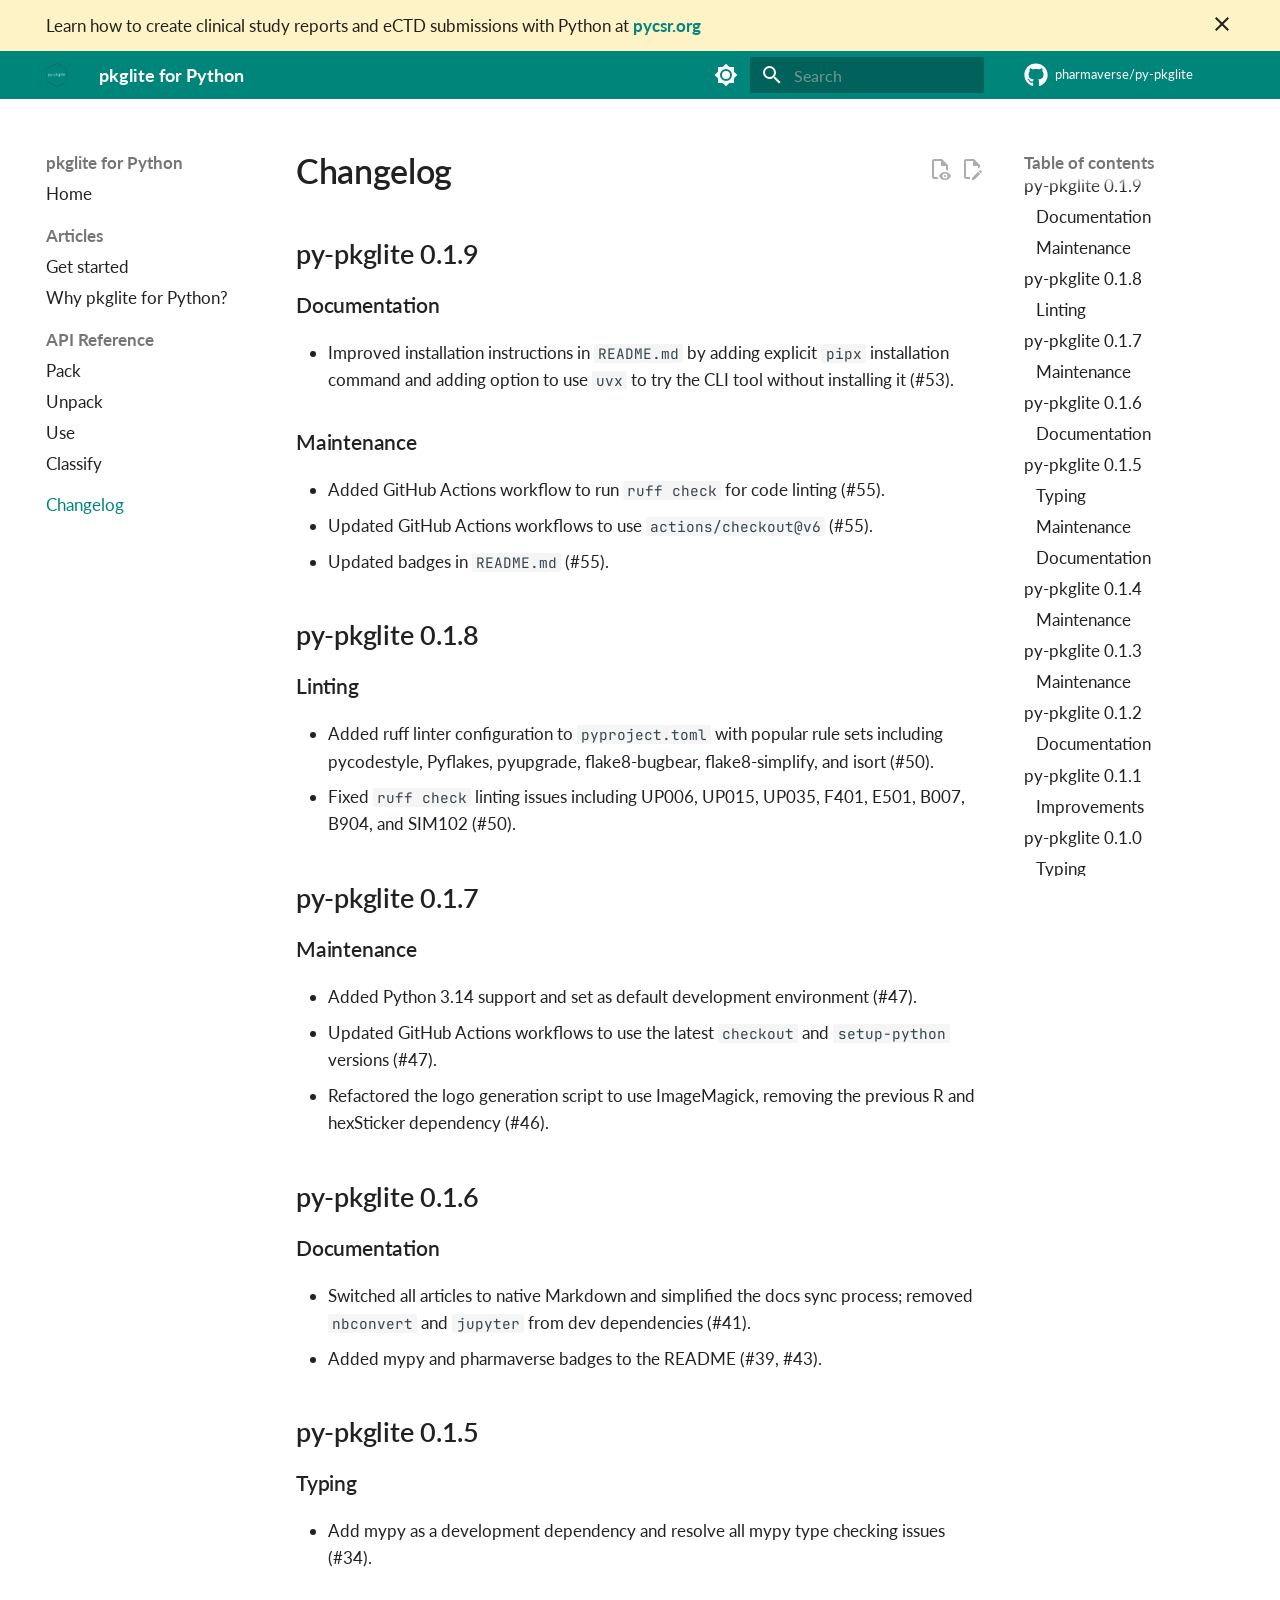
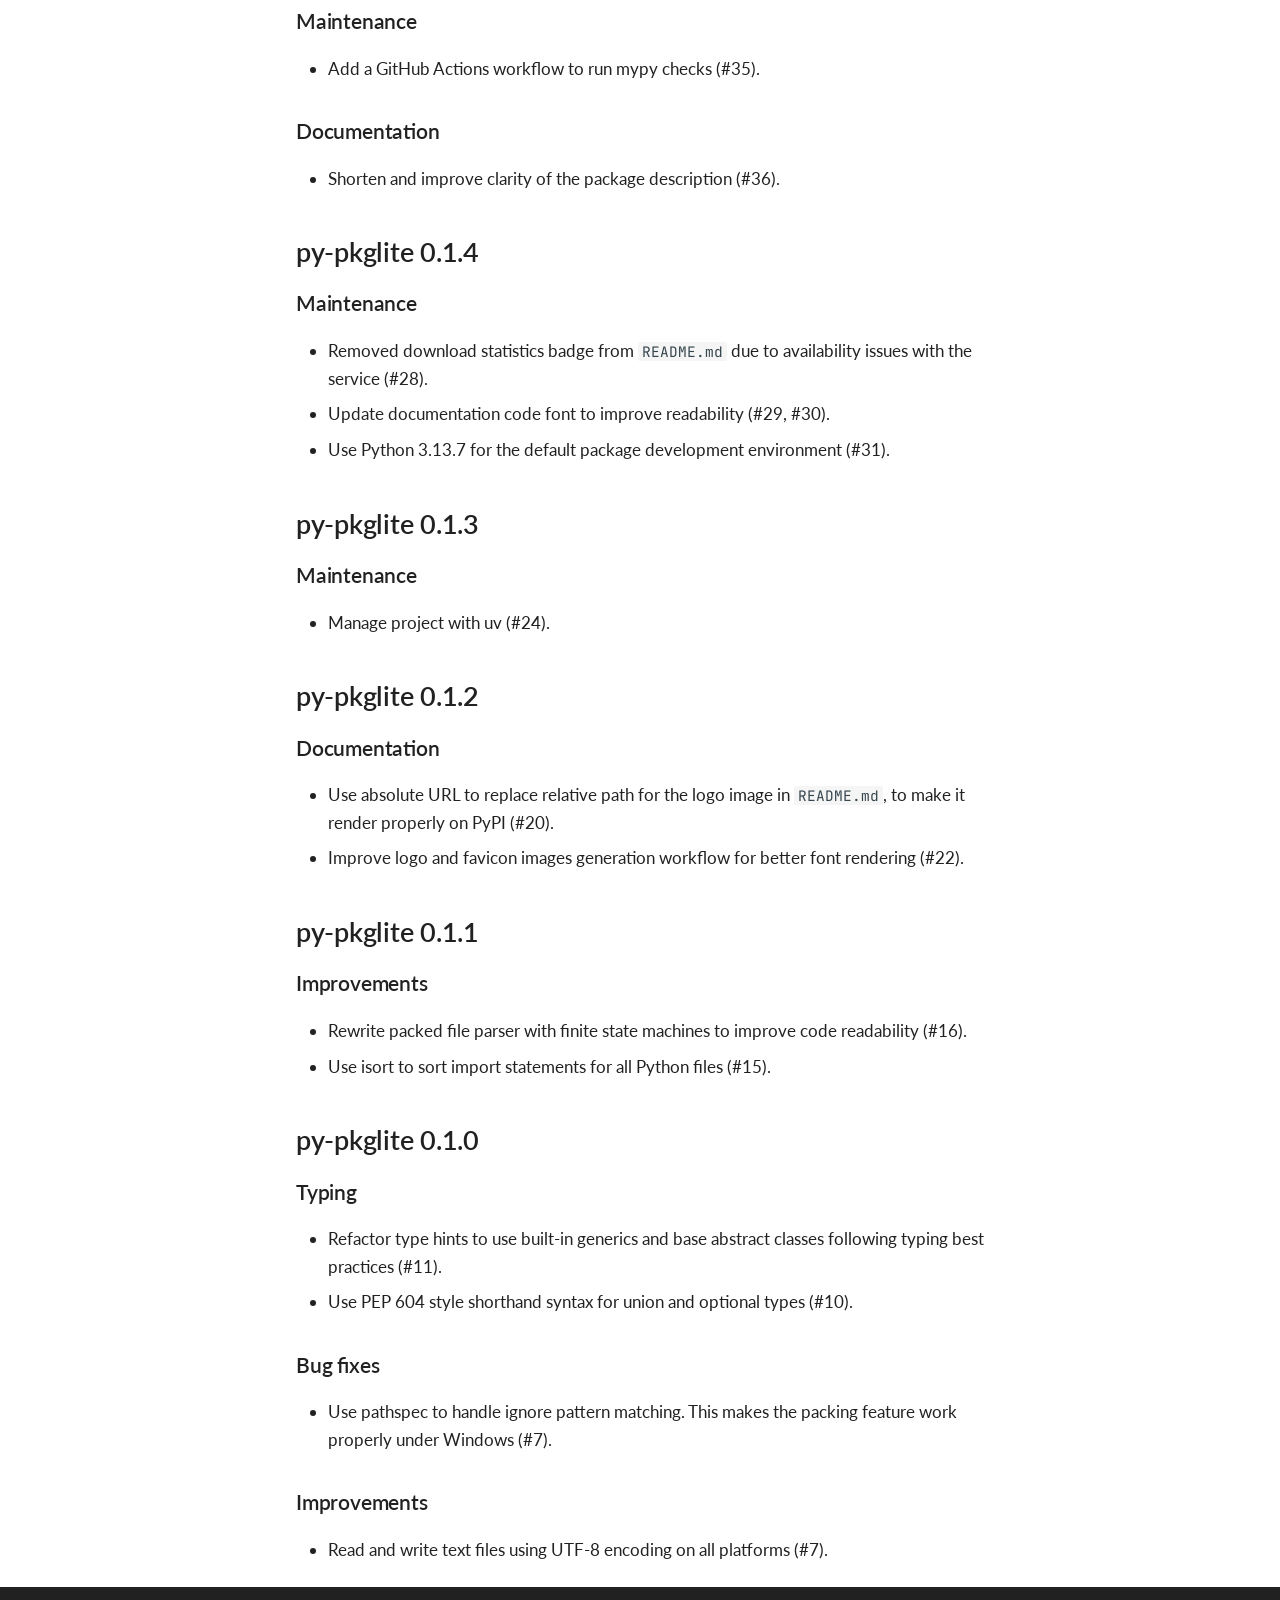
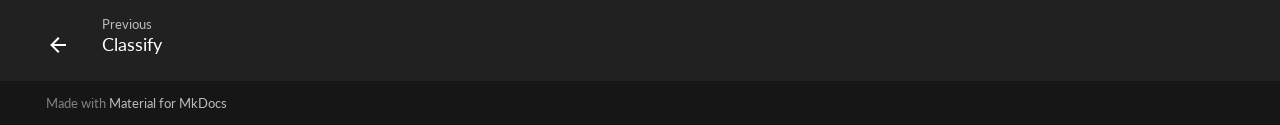
<file: changelog/index.html>
<!doctype html>
<html lang="en" class="no-js">
  <head>
    
      <meta charset="utf-8">
      <meta name="viewport" content="width=device-width,initial-scale=1">
      
      
      
        <link rel="canonical" href="https://pharmaverse.github.io/py-pkglite/changelog/">
      
      
        <link rel="prev" href="../reference/classify/">
      
      
      
        
      
      
      <link rel="icon" href="../assets/favicon.png">
      <meta name="generator" content="mkdocs-1.6.1, mkdocs-material-9.7.0">
    
    
      
        <title>Changelog - pkglite for Python</title>
      
    
    
      <link rel="stylesheet" href="../assets/stylesheets/main.618322db.min.css">
      
        
        <link rel="stylesheet" href="../assets/stylesheets/palette.ab4e12ef.min.css">
      
      


    
    
      
    
    
      
        
        
        <link rel="preconnect" href="https://fonts.gstatic.com" crossorigin>
        <link rel="stylesheet" href="https://fonts.googleapis.com/css?family=Lato:300,300i,400,400i,700,700i%7CRoboto+Mono:400,400i,700,700i&display=fallback">
        <style>:root{--md-text-font:"Lato";--md-code-font:"Roboto Mono"}</style>
      
    
    
      <link rel="stylesheet" href="../assets/_mkdocstrings.css">
    
      <link rel="stylesheet" href="../stylesheets/extra.css">
    
    <script>__md_scope=new URL("..",location),__md_hash=e=>[...e].reduce(((e,_)=>(e<<5)-e+_.charCodeAt(0)),0),__md_get=(e,_=localStorage,t=__md_scope)=>JSON.parse(_.getItem(t.pathname+"."+e)),__md_set=(e,_,t=localStorage,a=__md_scope)=>{try{t.setItem(a.pathname+"."+e,JSON.stringify(_))}catch(e){}}</script>
    
      

    
    
  </head>
  
  
    
    
      
    
    
    
    
    <body dir="ltr" data-md-color-scheme="default" data-md-color-primary="custom" data-md-color-accent="custom">
  
    
    <input class="md-toggle" data-md-toggle="drawer" type="checkbox" id="__drawer" autocomplete="off">
    <input class="md-toggle" data-md-toggle="search" type="checkbox" id="__search" autocomplete="off">
    <label class="md-overlay" for="__drawer"></label>
    <div data-md-component="skip">
      
        
        <a href="#changelog" class="md-skip">
          Skip to content
        </a>
      
    </div>
    <div data-md-component="announce">
      
        <aside class="md-banner">
          <div class="md-banner__inner md-grid md-typeset">
            
              <button class="md-banner__button md-icon" aria-label="Don't show this again">
                
                <svg xmlns="http://www.w3.org/2000/svg" viewBox="0 0 24 24"><path d="M19 6.41 17.59 5 12 10.59 6.41 5 5 6.41 10.59 12 5 17.59 6.41 19 12 13.41 17.59 19 19 17.59 13.41 12z"/></svg>
              </button>
            
            
Learn how to create clinical study reports and eCTD submissions with Python at
<a href="https://pycsr.org">
    <strong>pycsr.org</strong>
</a>

          </div>
          
            <script>var el=document.querySelector("[data-md-component=announce]");if(el){var content=el.querySelector(".md-typeset");__md_hash(content.innerHTML)===__md_get("__announce")&&(el.hidden=!0)}</script>
          
        </aside>
      
    </div>
    
    
      

  

<header class="md-header md-header--shadow" data-md-component="header">
  <nav class="md-header__inner md-grid" aria-label="Header">
    <a href=".." title="pkglite for Python" class="md-header__button md-logo" aria-label="pkglite for Python" data-md-component="logo">
      
  <img src="../assets/logo.png" alt="logo">

    </a>
    <label class="md-header__button md-icon" for="__drawer">
      
      <svg xmlns="http://www.w3.org/2000/svg" viewBox="0 0 24 24"><path d="M3 6h18v2H3zm0 5h18v2H3zm0 5h18v2H3z"/></svg>
    </label>
    <div class="md-header__title" data-md-component="header-title">
      <div class="md-header__ellipsis">
        <div class="md-header__topic">
          <span class="md-ellipsis">
            pkglite for Python
          </span>
        </div>
        <div class="md-header__topic" data-md-component="header-topic">
          <span class="md-ellipsis">
            
              Changelog
            
          </span>
        </div>
      </div>
    </div>
    
      
        <form class="md-header__option" data-md-component="palette">
  
    
    
    
    <input class="md-option" data-md-color-media="(prefers-color-scheme: light)" data-md-color-scheme="default" data-md-color-primary="custom" data-md-color-accent="custom"  aria-label="Switch to dark mode"  type="radio" name="__palette" id="__palette_0">
    
      <label class="md-header__button md-icon" title="Switch to dark mode" for="__palette_1" hidden>
        <svg xmlns="http://www.w3.org/2000/svg" viewBox="0 0 24 24"><path d="M12 8a4 4 0 0 0-4 4 4 4 0 0 0 4 4 4 4 0 0 0 4-4 4 4 0 0 0-4-4m0 10a6 6 0 0 1-6-6 6 6 0 0 1 6-6 6 6 0 0 1 6 6 6 6 0 0 1-6 6m8-9.31V4h-4.69L12 .69 8.69 4H4v4.69L.69 12 4 15.31V20h4.69L12 23.31 15.31 20H20v-4.69L23.31 12z"/></svg>
      </label>
    
  
    
    
    
    <input class="md-option" data-md-color-media="(prefers-color-scheme: dark)" data-md-color-scheme="slate" data-md-color-primary="custom" data-md-color-accent="custom"  aria-label="Switch to light mode"  type="radio" name="__palette" id="__palette_1">
    
      <label class="md-header__button md-icon" title="Switch to light mode" for="__palette_0" hidden>
        <svg xmlns="http://www.w3.org/2000/svg" viewBox="0 0 24 24"><path d="M12 18c-.89 0-1.74-.2-2.5-.55C11.56 16.5 13 14.42 13 12s-1.44-4.5-3.5-5.45C10.26 6.2 11.11 6 12 6a6 6 0 0 1 6 6 6 6 0 0 1-6 6m8-9.31V4h-4.69L12 .69 8.69 4H4v4.69L.69 12 4 15.31V20h4.69L12 23.31 15.31 20H20v-4.69L23.31 12z"/></svg>
      </label>
    
  
</form>
      
    
    
      <script>var palette=__md_get("__palette");if(palette&&palette.color){if("(prefers-color-scheme)"===palette.color.media){var media=matchMedia("(prefers-color-scheme: light)"),input=document.querySelector(media.matches?"[data-md-color-media='(prefers-color-scheme: light)']":"[data-md-color-media='(prefers-color-scheme: dark)']");palette.color.media=input.getAttribute("data-md-color-media"),palette.color.scheme=input.getAttribute("data-md-color-scheme"),palette.color.primary=input.getAttribute("data-md-color-primary"),palette.color.accent=input.getAttribute("data-md-color-accent")}for(var[key,value]of Object.entries(palette.color))document.body.setAttribute("data-md-color-"+key,value)}</script>
    
    
    
      
      
        <label class="md-header__button md-icon" for="__search">
          
          <svg xmlns="http://www.w3.org/2000/svg" viewBox="0 0 24 24"><path d="M9.5 3A6.5 6.5 0 0 1 16 9.5c0 1.61-.59 3.09-1.56 4.23l.27.27h.79l5 5-1.5 1.5-5-5v-.79l-.27-.27A6.52 6.52 0 0 1 9.5 16 6.5 6.5 0 0 1 3 9.5 6.5 6.5 0 0 1 9.5 3m0 2C7 5 5 7 5 9.5S7 14 9.5 14 14 12 14 9.5 12 5 9.5 5"/></svg>
        </label>
        <div class="md-search" data-md-component="search" role="dialog">
  <label class="md-search__overlay" for="__search"></label>
  <div class="md-search__inner" role="search">
    <form class="md-search__form" name="search">
      <input type="text" class="md-search__input" name="query" aria-label="Search" placeholder="Search" autocapitalize="off" autocorrect="off" autocomplete="off" spellcheck="false" data-md-component="search-query" required>
      <label class="md-search__icon md-icon" for="__search">
        
        <svg xmlns="http://www.w3.org/2000/svg" viewBox="0 0 24 24"><path d="M9.5 3A6.5 6.5 0 0 1 16 9.5c0 1.61-.59 3.09-1.56 4.23l.27.27h.79l5 5-1.5 1.5-5-5v-.79l-.27-.27A6.52 6.52 0 0 1 9.5 16 6.5 6.5 0 0 1 3 9.5 6.5 6.5 0 0 1 9.5 3m0 2C7 5 5 7 5 9.5S7 14 9.5 14 14 12 14 9.5 12 5 9.5 5"/></svg>
        
        <svg xmlns="http://www.w3.org/2000/svg" viewBox="0 0 24 24"><path d="M20 11v2H8l5.5 5.5-1.42 1.42L4.16 12l7.92-7.92L13.5 5.5 8 11z"/></svg>
      </label>
      <nav class="md-search__options" aria-label="Search">
        
        <button type="reset" class="md-search__icon md-icon" title="Clear" aria-label="Clear" tabindex="-1">
          
          <svg xmlns="http://www.w3.org/2000/svg" viewBox="0 0 24 24"><path d="M19 6.41 17.59 5 12 10.59 6.41 5 5 6.41 10.59 12 5 17.59 6.41 19 12 13.41 17.59 19 19 17.59 13.41 12z"/></svg>
        </button>
      </nav>
      
        <div class="md-search__suggest" data-md-component="search-suggest"></div>
      
    </form>
    <div class="md-search__output">
      <div class="md-search__scrollwrap" tabindex="0" data-md-scrollfix>
        <div class="md-search-result" data-md-component="search-result">
          <div class="md-search-result__meta">
            Initializing search
          </div>
          <ol class="md-search-result__list" role="presentation"></ol>
        </div>
      </div>
    </div>
  </div>
</div>
      
    
    
      <div class="md-header__source">
        <a href="https://github.com/pharmaverse/py-pkglite" title="Go to repository" class="md-source" data-md-component="source">
  <div class="md-source__icon md-icon">
    
    <svg xmlns="http://www.w3.org/2000/svg" viewBox="0 0 512 512"><!--! Font Awesome Free 7.1.0 by @fontawesome - https://fontawesome.com License - https://fontawesome.com/license/free (Icons: CC BY 4.0, Fonts: SIL OFL 1.1, Code: MIT License) Copyright 2025 Fonticons, Inc.--><path d="M173.9 397.4c0 2-2.3 3.6-5.2 3.6-3.3.3-5.6-1.3-5.6-3.6 0-2 2.3-3.6 5.2-3.6 3-.3 5.6 1.3 5.6 3.6m-31.1-4.5c-.7 2 1.3 4.3 4.3 4.9 2.6 1 5.6 0 6.2-2s-1.3-4.3-4.3-5.2c-2.6-.7-5.5.3-6.2 2.3m44.2-1.7c-2.9.7-4.9 2.6-4.6 4.9.3 2 2.9 3.3 5.9 2.6 2.9-.7 4.9-2.6 4.6-4.6-.3-1.9-3-3.2-5.9-2.9M252.8 8C114.1 8 8 113.3 8 252c0 110.9 69.8 205.8 169.5 239.2 12.8 2.3 17.3-5.6 17.3-12.1 0-6.2-.3-40.4-.3-61.4 0 0-70 15-84.7-29.8 0 0-11.4-29.1-27.8-36.6 0 0-22.9-15.7 1.6-15.4 0 0 24.9 2 38.6 25.8 21.9 38.6 58.6 27.5 72.9 20.9 2.3-16 8.8-27.1 16-33.7-55.9-6.2-112.3-14.3-112.3-110.5 0-27.5 7.6-41.3 23.6-58.9-2.6-6.5-11.1-33.3 2.6-67.9 20.9-6.5 69 27 69 27 20-5.6 41.5-8.5 62.8-8.5s42.8 2.9 62.8 8.5c0 0 48.1-33.6 69-27 13.7 34.7 5.2 61.4 2.6 67.9 16 17.7 25.8 31.5 25.8 58.9 0 96.5-58.9 104.2-114.8 110.5 9.2 7.9 17 22.9 17 46.4 0 33.7-.3 75.4-.3 83.6 0 6.5 4.6 14.4 17.3 12.1C436.2 457.8 504 362.9 504 252 504 113.3 391.5 8 252.8 8M105.2 352.9c-1.3 1-1 3.3.7 5.2 1.6 1.6 3.9 2.3 5.2 1 1.3-1 1-3.3-.7-5.2-1.6-1.6-3.9-2.3-5.2-1m-10.8-8.1c-.7 1.3.3 2.9 2.3 3.9 1.6 1 3.6.7 4.3-.7.7-1.3-.3-2.9-2.3-3.9-2-.6-3.6-.3-4.3.7m32.4 35.6c-1.6 1.3-1 4.3 1.3 6.2 2.3 2.3 5.2 2.6 6.5 1 1.3-1.3.7-4.3-1.3-6.2-2.2-2.3-5.2-2.6-6.5-1m-11.4-14.7c-1.6 1-1.6 3.6 0 5.9s4.3 3.3 5.6 2.3c1.6-1.3 1.6-3.9 0-6.2-1.4-2.3-4-3.3-5.6-2"/></svg>
  </div>
  <div class="md-source__repository">
    pharmaverse/py-pkglite
  </div>
</a>
      </div>
    
  </nav>
  
</header>
    
    <div class="md-container" data-md-component="container">
      
      
        
          
        
      
      <main class="md-main" data-md-component="main">
        <div class="md-main__inner md-grid">
          
            
              
              <div class="md-sidebar md-sidebar--primary" data-md-component="sidebar" data-md-type="navigation" >
                <div class="md-sidebar__scrollwrap">
                  <div class="md-sidebar__inner">
                    



<nav class="md-nav md-nav--primary" aria-label="Navigation" data-md-level="0">
  <label class="md-nav__title" for="__drawer">
    <a href=".." title="pkglite for Python" class="md-nav__button md-logo" aria-label="pkglite for Python" data-md-component="logo">
      
  <img src="../assets/logo.png" alt="logo">

    </a>
    pkglite for Python
  </label>
  
    <div class="md-nav__source">
      <a href="https://github.com/pharmaverse/py-pkglite" title="Go to repository" class="md-source" data-md-component="source">
  <div class="md-source__icon md-icon">
    
    <svg xmlns="http://www.w3.org/2000/svg" viewBox="0 0 512 512"><!--! Font Awesome Free 7.1.0 by @fontawesome - https://fontawesome.com License - https://fontawesome.com/license/free (Icons: CC BY 4.0, Fonts: SIL OFL 1.1, Code: MIT License) Copyright 2025 Fonticons, Inc.--><path d="M173.9 397.4c0 2-2.3 3.6-5.2 3.6-3.3.3-5.6-1.3-5.6-3.6 0-2 2.3-3.6 5.2-3.6 3-.3 5.6 1.3 5.6 3.6m-31.1-4.5c-.7 2 1.3 4.3 4.3 4.9 2.6 1 5.6 0 6.2-2s-1.3-4.3-4.3-5.2c-2.6-.7-5.5.3-6.2 2.3m44.2-1.7c-2.9.7-4.9 2.6-4.6 4.9.3 2 2.9 3.3 5.9 2.6 2.9-.7 4.9-2.6 4.6-4.6-.3-1.9-3-3.2-5.9-2.9M252.8 8C114.1 8 8 113.3 8 252c0 110.9 69.8 205.8 169.5 239.2 12.8 2.3 17.3-5.6 17.3-12.1 0-6.2-.3-40.4-.3-61.4 0 0-70 15-84.7-29.8 0 0-11.4-29.1-27.8-36.6 0 0-22.9-15.7 1.6-15.4 0 0 24.9 2 38.6 25.8 21.9 38.6 58.6 27.5 72.9 20.9 2.3-16 8.8-27.1 16-33.7-55.9-6.2-112.3-14.3-112.3-110.5 0-27.5 7.6-41.3 23.6-58.9-2.6-6.5-11.1-33.3 2.6-67.9 20.9-6.5 69 27 69 27 20-5.6 41.5-8.5 62.8-8.5s42.8 2.9 62.8 8.5c0 0 48.1-33.6 69-27 13.7 34.7 5.2 61.4 2.6 67.9 16 17.7 25.8 31.5 25.8 58.9 0 96.5-58.9 104.2-114.8 110.5 9.2 7.9 17 22.9 17 46.4 0 33.7-.3 75.4-.3 83.6 0 6.5 4.6 14.4 17.3 12.1C436.2 457.8 504 362.9 504 252 504 113.3 391.5 8 252.8 8M105.2 352.9c-1.3 1-1 3.3.7 5.2 1.6 1.6 3.9 2.3 5.2 1 1.3-1 1-3.3-.7-5.2-1.6-1.6-3.9-2.3-5.2-1m-10.8-8.1c-.7 1.3.3 2.9 2.3 3.9 1.6 1 3.6.7 4.3-.7.7-1.3-.3-2.9-2.3-3.9-2-.6-3.6-.3-4.3.7m32.4 35.6c-1.6 1.3-1 4.3 1.3 6.2 2.3 2.3 5.2 2.6 6.5 1 1.3-1.3.7-4.3-1.3-6.2-2.2-2.3-5.2-2.6-6.5-1m-11.4-14.7c-1.6 1-1.6 3.6 0 5.9s4.3 3.3 5.6 2.3c1.6-1.3 1.6-3.9 0-6.2-1.4-2.3-4-3.3-5.6-2"/></svg>
  </div>
  <div class="md-source__repository">
    pharmaverse/py-pkglite
  </div>
</a>
    </div>
  
  <ul class="md-nav__list" data-md-scrollfix>
    
      
      
  
  
  
  
    <li class="md-nav__item">
      <a href=".." class="md-nav__link">
        
  
  
  <span class="md-ellipsis">
    
  
    Home
  

    
  </span>
  
  

      </a>
    </li>
  

    
      
      
  
  
  
  
    
    
      
        
      
        
      
    
    
    
      
        
        
      
    
    
    <li class="md-nav__item md-nav__item--section md-nav__item--nested">
      
        
        
          
        
        <input class="md-nav__toggle md-toggle md-toggle--indeterminate" type="checkbox" id="__nav_2" >
        
          
          <label class="md-nav__link" for="__nav_2" id="__nav_2_label" tabindex="">
            
  
  
  <span class="md-ellipsis">
    
  
    Articles
  

    
  </span>
  
  

            <span class="md-nav__icon md-icon"></span>
          </label>
        
        <nav class="md-nav" data-md-level="1" aria-labelledby="__nav_2_label" aria-expanded="false">
          <label class="md-nav__title" for="__nav_2">
            <span class="md-nav__icon md-icon"></span>
            
  
    Articles
  

          </label>
          <ul class="md-nav__list" data-md-scrollfix>
            
              
                
  
  
  
  
    <li class="md-nav__item">
      <a href="../articles/get-started/" class="md-nav__link">
        
  
  
  <span class="md-ellipsis">
    
  
    Get started
  

    
  </span>
  
  

      </a>
    </li>
  

              
            
              
                
  
  
  
  
    <li class="md-nav__item">
      <a href="../articles/design/" class="md-nav__link">
        
  
  
  <span class="md-ellipsis">
    
  
    Why pkglite for Python?
  

    
  </span>
  
  

      </a>
    </li>
  

              
            
          </ul>
        </nav>
      
    </li>
  

    
      
      
  
  
  
  
    
    
      
        
      
        
      
        
      
        
      
    
    
    
      
        
        
      
    
    
    <li class="md-nav__item md-nav__item--section md-nav__item--nested">
      
        
        
          
        
        <input class="md-nav__toggle md-toggle md-toggle--indeterminate" type="checkbox" id="__nav_3" >
        
          
          <label class="md-nav__link" for="__nav_3" id="__nav_3_label" tabindex="">
            
  
  
  <span class="md-ellipsis">
    
  
    API Reference
  

    
  </span>
  
  

            <span class="md-nav__icon md-icon"></span>
          </label>
        
        <nav class="md-nav" data-md-level="1" aria-labelledby="__nav_3_label" aria-expanded="false">
          <label class="md-nav__title" for="__nav_3">
            <span class="md-nav__icon md-icon"></span>
            
  
    API Reference
  

          </label>
          <ul class="md-nav__list" data-md-scrollfix>
            
              
                
  
  
  
  
    <li class="md-nav__item">
      <a href="../reference/pack/" class="md-nav__link">
        
  
  
  <span class="md-ellipsis">
    
  
    Pack
  

    
  </span>
  
  

      </a>
    </li>
  

              
            
              
                
  
  
  
  
    <li class="md-nav__item">
      <a href="../reference/unpack/" class="md-nav__link">
        
  
  
  <span class="md-ellipsis">
    
  
    Unpack
  

    
  </span>
  
  

      </a>
    </li>
  

              
            
              
                
  
  
  
  
    <li class="md-nav__item">
      <a href="../reference/use/" class="md-nav__link">
        
  
  
  <span class="md-ellipsis">
    
  
    Use
  

    
  </span>
  
  

      </a>
    </li>
  

              
            
              
                
  
  
  
  
    <li class="md-nav__item">
      <a href="../reference/classify/" class="md-nav__link">
        
  
  
  <span class="md-ellipsis">
    
  
    Classify
  

    
  </span>
  
  

      </a>
    </li>
  

              
            
          </ul>
        </nav>
      
    </li>
  

    
      
      
  
  
    
  
  
  
    <li class="md-nav__item md-nav__item--active">
      
      <input class="md-nav__toggle md-toggle" type="checkbox" id="__toc">
      
      
        
      
      
        <label class="md-nav__link md-nav__link--active" for="__toc">
          
  
  
  <span class="md-ellipsis">
    
  
    Changelog
  

    
  </span>
  
  

          <span class="md-nav__icon md-icon"></span>
        </label>
      
      <a href="./" class="md-nav__link md-nav__link--active">
        
  
  
  <span class="md-ellipsis">
    
  
    Changelog
  

    
  </span>
  
  

      </a>
      
        

<nav class="md-nav md-nav--secondary" aria-label="Table of contents">
  
  
  
    
  
  
    <label class="md-nav__title" for="__toc">
      <span class="md-nav__icon md-icon"></span>
      Table of contents
    </label>
    <ul class="md-nav__list" data-md-component="toc" data-md-scrollfix>
      
        <li class="md-nav__item">
  <a href="#py-pkglite-019" class="md-nav__link">
    <span class="md-ellipsis">
      
        py-pkglite 0.1.9
      
    </span>
  </a>
  
    <nav class="md-nav" aria-label="py-pkglite 0.1.9">
      <ul class="md-nav__list">
        
          <li class="md-nav__item">
  <a href="#documentation" class="md-nav__link">
    <span class="md-ellipsis">
      
        Documentation
      
    </span>
  </a>
  
</li>
        
          <li class="md-nav__item">
  <a href="#maintenance" class="md-nav__link">
    <span class="md-ellipsis">
      
        Maintenance
      
    </span>
  </a>
  
</li>
        
      </ul>
    </nav>
  
</li>
      
        <li class="md-nav__item">
  <a href="#py-pkglite-018" class="md-nav__link">
    <span class="md-ellipsis">
      
        py-pkglite 0.1.8
      
    </span>
  </a>
  
    <nav class="md-nav" aria-label="py-pkglite 0.1.8">
      <ul class="md-nav__list">
        
          <li class="md-nav__item">
  <a href="#linting" class="md-nav__link">
    <span class="md-ellipsis">
      
        Linting
      
    </span>
  </a>
  
</li>
        
      </ul>
    </nav>
  
</li>
      
        <li class="md-nav__item">
  <a href="#py-pkglite-017" class="md-nav__link">
    <span class="md-ellipsis">
      
        py-pkglite 0.1.7
      
    </span>
  </a>
  
    <nav class="md-nav" aria-label="py-pkglite 0.1.7">
      <ul class="md-nav__list">
        
          <li class="md-nav__item">
  <a href="#maintenance_1" class="md-nav__link">
    <span class="md-ellipsis">
      
        Maintenance
      
    </span>
  </a>
  
</li>
        
      </ul>
    </nav>
  
</li>
      
        <li class="md-nav__item">
  <a href="#py-pkglite-016" class="md-nav__link">
    <span class="md-ellipsis">
      
        py-pkglite 0.1.6
      
    </span>
  </a>
  
    <nav class="md-nav" aria-label="py-pkglite 0.1.6">
      <ul class="md-nav__list">
        
          <li class="md-nav__item">
  <a href="#documentation_1" class="md-nav__link">
    <span class="md-ellipsis">
      
        Documentation
      
    </span>
  </a>
  
</li>
        
      </ul>
    </nav>
  
</li>
      
        <li class="md-nav__item">
  <a href="#py-pkglite-015" class="md-nav__link">
    <span class="md-ellipsis">
      
        py-pkglite 0.1.5
      
    </span>
  </a>
  
    <nav class="md-nav" aria-label="py-pkglite 0.1.5">
      <ul class="md-nav__list">
        
          <li class="md-nav__item">
  <a href="#typing" class="md-nav__link">
    <span class="md-ellipsis">
      
        Typing
      
    </span>
  </a>
  
</li>
        
          <li class="md-nav__item">
  <a href="#maintenance_2" class="md-nav__link">
    <span class="md-ellipsis">
      
        Maintenance
      
    </span>
  </a>
  
</li>
        
          <li class="md-nav__item">
  <a href="#documentation_2" class="md-nav__link">
    <span class="md-ellipsis">
      
        Documentation
      
    </span>
  </a>
  
</li>
        
      </ul>
    </nav>
  
</li>
      
        <li class="md-nav__item">
  <a href="#py-pkglite-014" class="md-nav__link">
    <span class="md-ellipsis">
      
        py-pkglite 0.1.4
      
    </span>
  </a>
  
    <nav class="md-nav" aria-label="py-pkglite 0.1.4">
      <ul class="md-nav__list">
        
          <li class="md-nav__item">
  <a href="#maintenance_3" class="md-nav__link">
    <span class="md-ellipsis">
      
        Maintenance
      
    </span>
  </a>
  
</li>
        
      </ul>
    </nav>
  
</li>
      
        <li class="md-nav__item">
  <a href="#py-pkglite-013" class="md-nav__link">
    <span class="md-ellipsis">
      
        py-pkglite 0.1.3
      
    </span>
  </a>
  
    <nav class="md-nav" aria-label="py-pkglite 0.1.3">
      <ul class="md-nav__list">
        
          <li class="md-nav__item">
  <a href="#maintenance_4" class="md-nav__link">
    <span class="md-ellipsis">
      
        Maintenance
      
    </span>
  </a>
  
</li>
        
      </ul>
    </nav>
  
</li>
      
        <li class="md-nav__item">
  <a href="#py-pkglite-012" class="md-nav__link">
    <span class="md-ellipsis">
      
        py-pkglite 0.1.2
      
    </span>
  </a>
  
    <nav class="md-nav" aria-label="py-pkglite 0.1.2">
      <ul class="md-nav__list">
        
          <li class="md-nav__item">
  <a href="#documentation_3" class="md-nav__link">
    <span class="md-ellipsis">
      
        Documentation
      
    </span>
  </a>
  
</li>
        
      </ul>
    </nav>
  
</li>
      
        <li class="md-nav__item">
  <a href="#py-pkglite-011" class="md-nav__link">
    <span class="md-ellipsis">
      
        py-pkglite 0.1.1
      
    </span>
  </a>
  
    <nav class="md-nav" aria-label="py-pkglite 0.1.1">
      <ul class="md-nav__list">
        
          <li class="md-nav__item">
  <a href="#improvements" class="md-nav__link">
    <span class="md-ellipsis">
      
        Improvements
      
    </span>
  </a>
  
</li>
        
      </ul>
    </nav>
  
</li>
      
        <li class="md-nav__item">
  <a href="#py-pkglite-010" class="md-nav__link">
    <span class="md-ellipsis">
      
        py-pkglite 0.1.0
      
    </span>
  </a>
  
    <nav class="md-nav" aria-label="py-pkglite 0.1.0">
      <ul class="md-nav__list">
        
          <li class="md-nav__item">
  <a href="#typing_1" class="md-nav__link">
    <span class="md-ellipsis">
      
        Typing
      
    </span>
  </a>
  
</li>
        
          <li class="md-nav__item">
  <a href="#bug-fixes" class="md-nav__link">
    <span class="md-ellipsis">
      
        Bug fixes
      
    </span>
  </a>
  
</li>
        
          <li class="md-nav__item">
  <a href="#improvements_1" class="md-nav__link">
    <span class="md-ellipsis">
      
        Improvements
      
    </span>
  </a>
  
</li>
        
      </ul>
    </nav>
  
</li>
      
    </ul>
  
</nav>
      
    </li>
  

    
  </ul>
</nav>
                  </div>
                </div>
              </div>
            
            
              
              <div class="md-sidebar md-sidebar--secondary" data-md-component="sidebar" data-md-type="toc" >
                <div class="md-sidebar__scrollwrap">
                  <div class="md-sidebar__inner">
                    

<nav class="md-nav md-nav--secondary" aria-label="Table of contents">
  
  
  
    
  
  
    <label class="md-nav__title" for="__toc">
      <span class="md-nav__icon md-icon"></span>
      Table of contents
    </label>
    <ul class="md-nav__list" data-md-component="toc" data-md-scrollfix>
      
        <li class="md-nav__item">
  <a href="#py-pkglite-019" class="md-nav__link">
    <span class="md-ellipsis">
      
        py-pkglite 0.1.9
      
    </span>
  </a>
  
    <nav class="md-nav" aria-label="py-pkglite 0.1.9">
      <ul class="md-nav__list">
        
          <li class="md-nav__item">
  <a href="#documentation" class="md-nav__link">
    <span class="md-ellipsis">
      
        Documentation
      
    </span>
  </a>
  
</li>
        
          <li class="md-nav__item">
  <a href="#maintenance" class="md-nav__link">
    <span class="md-ellipsis">
      
        Maintenance
      
    </span>
  </a>
  
</li>
        
      </ul>
    </nav>
  
</li>
      
        <li class="md-nav__item">
  <a href="#py-pkglite-018" class="md-nav__link">
    <span class="md-ellipsis">
      
        py-pkglite 0.1.8
      
    </span>
  </a>
  
    <nav class="md-nav" aria-label="py-pkglite 0.1.8">
      <ul class="md-nav__list">
        
          <li class="md-nav__item">
  <a href="#linting" class="md-nav__link">
    <span class="md-ellipsis">
      
        Linting
      
    </span>
  </a>
  
</li>
        
      </ul>
    </nav>
  
</li>
      
        <li class="md-nav__item">
  <a href="#py-pkglite-017" class="md-nav__link">
    <span class="md-ellipsis">
      
        py-pkglite 0.1.7
      
    </span>
  </a>
  
    <nav class="md-nav" aria-label="py-pkglite 0.1.7">
      <ul class="md-nav__list">
        
          <li class="md-nav__item">
  <a href="#maintenance_1" class="md-nav__link">
    <span class="md-ellipsis">
      
        Maintenance
      
    </span>
  </a>
  
</li>
        
      </ul>
    </nav>
  
</li>
      
        <li class="md-nav__item">
  <a href="#py-pkglite-016" class="md-nav__link">
    <span class="md-ellipsis">
      
        py-pkglite 0.1.6
      
    </span>
  </a>
  
    <nav class="md-nav" aria-label="py-pkglite 0.1.6">
      <ul class="md-nav__list">
        
          <li class="md-nav__item">
  <a href="#documentation_1" class="md-nav__link">
    <span class="md-ellipsis">
      
        Documentation
      
    </span>
  </a>
  
</li>
        
      </ul>
    </nav>
  
</li>
      
        <li class="md-nav__item">
  <a href="#py-pkglite-015" class="md-nav__link">
    <span class="md-ellipsis">
      
        py-pkglite 0.1.5
      
    </span>
  </a>
  
    <nav class="md-nav" aria-label="py-pkglite 0.1.5">
      <ul class="md-nav__list">
        
          <li class="md-nav__item">
  <a href="#typing" class="md-nav__link">
    <span class="md-ellipsis">
      
        Typing
      
    </span>
  </a>
  
</li>
        
          <li class="md-nav__item">
  <a href="#maintenance_2" class="md-nav__link">
    <span class="md-ellipsis">
      
        Maintenance
      
    </span>
  </a>
  
</li>
        
          <li class="md-nav__item">
  <a href="#documentation_2" class="md-nav__link">
    <span class="md-ellipsis">
      
        Documentation
      
    </span>
  </a>
  
</li>
        
      </ul>
    </nav>
  
</li>
      
        <li class="md-nav__item">
  <a href="#py-pkglite-014" class="md-nav__link">
    <span class="md-ellipsis">
      
        py-pkglite 0.1.4
      
    </span>
  </a>
  
    <nav class="md-nav" aria-label="py-pkglite 0.1.4">
      <ul class="md-nav__list">
        
          <li class="md-nav__item">
  <a href="#maintenance_3" class="md-nav__link">
    <span class="md-ellipsis">
      
        Maintenance
      
    </span>
  </a>
  
</li>
        
      </ul>
    </nav>
  
</li>
      
        <li class="md-nav__item">
  <a href="#py-pkglite-013" class="md-nav__link">
    <span class="md-ellipsis">
      
        py-pkglite 0.1.3
      
    </span>
  </a>
  
    <nav class="md-nav" aria-label="py-pkglite 0.1.3">
      <ul class="md-nav__list">
        
          <li class="md-nav__item">
  <a href="#maintenance_4" class="md-nav__link">
    <span class="md-ellipsis">
      
        Maintenance
      
    </span>
  </a>
  
</li>
        
      </ul>
    </nav>
  
</li>
      
        <li class="md-nav__item">
  <a href="#py-pkglite-012" class="md-nav__link">
    <span class="md-ellipsis">
      
        py-pkglite 0.1.2
      
    </span>
  </a>
  
    <nav class="md-nav" aria-label="py-pkglite 0.1.2">
      <ul class="md-nav__list">
        
          <li class="md-nav__item">
  <a href="#documentation_3" class="md-nav__link">
    <span class="md-ellipsis">
      
        Documentation
      
    </span>
  </a>
  
</li>
        
      </ul>
    </nav>
  
</li>
      
        <li class="md-nav__item">
  <a href="#py-pkglite-011" class="md-nav__link">
    <span class="md-ellipsis">
      
        py-pkglite 0.1.1
      
    </span>
  </a>
  
    <nav class="md-nav" aria-label="py-pkglite 0.1.1">
      <ul class="md-nav__list">
        
          <li class="md-nav__item">
  <a href="#improvements" class="md-nav__link">
    <span class="md-ellipsis">
      
        Improvements
      
    </span>
  </a>
  
</li>
        
      </ul>
    </nav>
  
</li>
      
        <li class="md-nav__item">
  <a href="#py-pkglite-010" class="md-nav__link">
    <span class="md-ellipsis">
      
        py-pkglite 0.1.0
      
    </span>
  </a>
  
    <nav class="md-nav" aria-label="py-pkglite 0.1.0">
      <ul class="md-nav__list">
        
          <li class="md-nav__item">
  <a href="#typing_1" class="md-nav__link">
    <span class="md-ellipsis">
      
        Typing
      
    </span>
  </a>
  
</li>
        
          <li class="md-nav__item">
  <a href="#bug-fixes" class="md-nav__link">
    <span class="md-ellipsis">
      
        Bug fixes
      
    </span>
  </a>
  
</li>
        
          <li class="md-nav__item">
  <a href="#improvements_1" class="md-nav__link">
    <span class="md-ellipsis">
      
        Improvements
      
    </span>
  </a>
  
</li>
        
      </ul>
    </nav>
  
</li>
      
    </ul>
  
</nav>
                  </div>
                </div>
              </div>
            
          
          
            <div class="md-content" data-md-component="content">
              
                



  


              
              <article class="md-content__inner md-typeset">
                
                  


  
    <a href="https://github.com/pharmaverse/py-pkglite/edit/main/docs/changelog.md" title="Edit this page" class="md-content__button md-icon" rel="edit">
      
      <svg xmlns="http://www.w3.org/2000/svg" viewBox="0 0 24 24"><path d="M10 20H6V4h7v5h5v3.1l2-2V8l-6-6H6c-1.1 0-2 .9-2 2v16c0 1.1.9 2 2 2h4zm10.2-7c.1 0 .3.1.4.2l1.3 1.3c.2.2.2.6 0 .8l-1 1-2.1-2.1 1-1c.1-.1.2-.2.4-.2m0 3.9L14.1 23H12v-2.1l6.1-6.1z"/></svg>
    </a>
  
  
    
      
    
    <a href="https://github.com/pharmaverse/py-pkglite/raw/main/docs/changelog.md" title="View source of this page" class="md-content__button md-icon">
      
      <svg xmlns="http://www.w3.org/2000/svg" viewBox="0 0 24 24"><path d="M17 18c.56 0 1 .44 1 1s-.44 1-1 1-1-.44-1-1 .44-1 1-1m0-3c-2.73 0-5.06 1.66-6 4 .94 2.34 3.27 4 6 4s5.06-1.66 6-4c-.94-2.34-3.27-4-6-4m0 6.5a2.5 2.5 0 0 1-2.5-2.5 2.5 2.5 0 0 1 2.5-2.5 2.5 2.5 0 0 1 2.5 2.5 2.5 2.5 0 0 1-2.5 2.5M9.27 20H6V4h7v5h5v4.07c.7.08 1.36.25 2 .49V8l-6-6H6a2 2 0 0 0-2 2v16a2 2 0 0 0 2 2h4.5a8.2 8.2 0 0 1-1.23-2"/></svg>
    </a>
  


<h1 id="changelog">Changelog<a class="headerlink" href="#changelog" title="Permanent link">&para;</a></h1>
<h2 id="py-pkglite-019">py-pkglite 0.1.9<a class="headerlink" href="#py-pkglite-019" title="Permanent link">&para;</a></h2>
<h3 id="documentation">Documentation<a class="headerlink" href="#documentation" title="Permanent link">&para;</a></h3>
<ul>
<li>Improved installation instructions in <code>README.md</code> by adding explicit
  <code>pipx</code> installation command and adding option to use <code>uvx</code> to try the
  CLI tool without installing it (#53).</li>
</ul>
<h3 id="maintenance">Maintenance<a class="headerlink" href="#maintenance" title="Permanent link">&para;</a></h3>
<ul>
<li>Added GitHub Actions workflow to run <code>ruff check</code> for code linting (#55).</li>
<li>Updated GitHub Actions workflows to use <code>actions/checkout@v6</code> (#55).</li>
<li>Updated badges in <code>README.md</code> (#55).</li>
</ul>
<h2 id="py-pkglite-018">py-pkglite 0.1.8<a class="headerlink" href="#py-pkglite-018" title="Permanent link">&para;</a></h2>
<h3 id="linting">Linting<a class="headerlink" href="#linting" title="Permanent link">&para;</a></h3>
<ul>
<li>Added ruff linter configuration to <code>pyproject.toml</code> with popular rule sets
  including pycodestyle, Pyflakes, pyupgrade, flake8-bugbear, flake8-simplify,
  and isort (#50).</li>
<li>Fixed <code>ruff check</code> linting issues including UP006, UP015, UP035, F401, E501,
  B007, B904, and SIM102 (#50).</li>
</ul>
<h2 id="py-pkglite-017">py-pkglite 0.1.7<a class="headerlink" href="#py-pkglite-017" title="Permanent link">&para;</a></h2>
<h3 id="maintenance_1">Maintenance<a class="headerlink" href="#maintenance_1" title="Permanent link">&para;</a></h3>
<ul>
<li>Added Python 3.14 support and set as default development environment (#47).</li>
<li>Updated GitHub Actions workflows to use the latest <code>checkout</code> and
  <code>setup-python</code> versions (#47).</li>
<li>Refactored the logo generation script to use ImageMagick, removing the
  previous R and hexSticker dependency (#46).</li>
</ul>
<h2 id="py-pkglite-016">py-pkglite 0.1.6<a class="headerlink" href="#py-pkglite-016" title="Permanent link">&para;</a></h2>
<h3 id="documentation_1">Documentation<a class="headerlink" href="#documentation_1" title="Permanent link">&para;</a></h3>
<ul>
<li>Switched all articles to native Markdown and simplified the docs sync process;
  removed <code>nbconvert</code> and <code>jupyter</code> from dev dependencies (#41).</li>
<li>Added mypy and pharmaverse badges to the README (#39, #43).</li>
</ul>
<h2 id="py-pkglite-015">py-pkglite 0.1.5<a class="headerlink" href="#py-pkglite-015" title="Permanent link">&para;</a></h2>
<h3 id="typing">Typing<a class="headerlink" href="#typing" title="Permanent link">&para;</a></h3>
<ul>
<li>Add mypy as a development dependency and resolve all mypy type checking issues (#34).</li>
</ul>
<h3 id="maintenance_2">Maintenance<a class="headerlink" href="#maintenance_2" title="Permanent link">&para;</a></h3>
<ul>
<li>Add a GitHub Actions workflow to run mypy checks (#35).</li>
</ul>
<h3 id="documentation_2">Documentation<a class="headerlink" href="#documentation_2" title="Permanent link">&para;</a></h3>
<ul>
<li>Shorten and improve clarity of the package description (#36).</li>
</ul>
<h2 id="py-pkglite-014">py-pkglite 0.1.4<a class="headerlink" href="#py-pkglite-014" title="Permanent link">&para;</a></h2>
<h3 id="maintenance_3">Maintenance<a class="headerlink" href="#maintenance_3" title="Permanent link">&para;</a></h3>
<ul>
<li>Removed download statistics badge from <code>README.md</code> due to availability issues
  with the service (#28).</li>
<li>Update documentation code font to improve readability (#29, #30).</li>
<li>Use Python 3.13.7 for the default package development environment (#31).</li>
</ul>
<h2 id="py-pkglite-013">py-pkglite 0.1.3<a class="headerlink" href="#py-pkglite-013" title="Permanent link">&para;</a></h2>
<h3 id="maintenance_4">Maintenance<a class="headerlink" href="#maintenance_4" title="Permanent link">&para;</a></h3>
<ul>
<li>Manage project with uv (#24).</li>
</ul>
<h2 id="py-pkglite-012">py-pkglite 0.1.2<a class="headerlink" href="#py-pkglite-012" title="Permanent link">&para;</a></h2>
<h3 id="documentation_3">Documentation<a class="headerlink" href="#documentation_3" title="Permanent link">&para;</a></h3>
<ul>
<li>Use absolute URL to replace relative path for the logo image in <code>README.md</code>,
  to make it render properly on PyPI (#20).</li>
<li>Improve logo and favicon images generation workflow for better font rendering (#22).</li>
</ul>
<h2 id="py-pkglite-011">py-pkglite 0.1.1<a class="headerlink" href="#py-pkglite-011" title="Permanent link">&para;</a></h2>
<h3 id="improvements">Improvements<a class="headerlink" href="#improvements" title="Permanent link">&para;</a></h3>
<ul>
<li>Rewrite packed file parser with finite state machines to improve code readability (#16).</li>
<li>Use isort to sort import statements for all Python files (#15).</li>
</ul>
<h2 id="py-pkglite-010">py-pkglite 0.1.0<a class="headerlink" href="#py-pkglite-010" title="Permanent link">&para;</a></h2>
<h3 id="typing_1">Typing<a class="headerlink" href="#typing_1" title="Permanent link">&para;</a></h3>
<ul>
<li>Refactor type hints to use built-in generics and base abstract classes
  following typing best practices (#11).</li>
<li>Use PEP 604 style shorthand syntax for union and optional types (#10).</li>
</ul>
<h3 id="bug-fixes">Bug fixes<a class="headerlink" href="#bug-fixes" title="Permanent link">&para;</a></h3>
<ul>
<li>Use pathspec to handle ignore pattern matching. This makes the packing
  feature work properly under Windows (#7).</li>
</ul>
<h3 id="improvements_1">Improvements<a class="headerlink" href="#improvements_1" title="Permanent link">&para;</a></h3>
<ul>
<li>Read and write text files using UTF-8 encoding on all platforms (#7).</li>
</ul>












                
              </article>
            </div>
          
          
<script>var target=document.getElementById(location.hash.slice(1));target&&target.name&&(target.checked=target.name.startsWith("__tabbed_"))</script>
        </div>
        
          <button type="button" class="md-top md-icon" data-md-component="top" hidden>
  
  <svg xmlns="http://www.w3.org/2000/svg" viewBox="0 0 24 24"><path d="M13 20h-2V8l-5.5 5.5-1.42-1.42L12 4.16l7.92 7.92-1.42 1.42L13 8z"/></svg>
  Back to top
</button>
        
      </main>
      
        <footer class="md-footer">
  
    
      
      <nav class="md-footer__inner md-grid" aria-label="Footer" >
        
          
          <a href="../reference/classify/" class="md-footer__link md-footer__link--prev" aria-label="Previous: Classify">
            <div class="md-footer__button md-icon">
              
              <svg xmlns="http://www.w3.org/2000/svg" viewBox="0 0 24 24"><path d="M20 11v2H8l5.5 5.5-1.42 1.42L4.16 12l7.92-7.92L13.5 5.5 8 11z"/></svg>
            </div>
            <div class="md-footer__title">
              <span class="md-footer__direction">
                Previous
              </span>
              <div class="md-ellipsis">
                Classify
              </div>
            </div>
          </a>
        
        
      </nav>
    
  
  <div class="md-footer-meta md-typeset">
    <div class="md-footer-meta__inner md-grid">
      <div class="md-copyright">
  
  
    Made with
    <a href="https://squidfunk.github.io/mkdocs-material/" target="_blank" rel="noopener">
      Material for MkDocs
    </a>
  
</div>
      
    </div>
  </div>
</footer>
      
    </div>
    <div class="md-dialog" data-md-component="dialog">
      <div class="md-dialog__inner md-typeset"></div>
    </div>
    
    
    
      
      
      <script id="__config" type="application/json">{"annotate": null, "base": "..", "features": ["announce.dismiss", "content.action.edit", "content.action.view", "content.code.annotate", "content.code.copy", "content.tooltips", "navigation.footer", "navigation.indexes", "navigation.sections", "navigation.expand", "navigation.top", "navigation.path", "search.highlight", "search.suggest", "toc.follow"], "search": "../assets/javascripts/workers/search.7a47a382.min.js", "tags": null, "translations": {"clipboard.copied": "Copied to clipboard", "clipboard.copy": "Copy to clipboard", "search.result.more.one": "1 more on this page", "search.result.more.other": "# more on this page", "search.result.none": "No matching documents", "search.result.one": "1 matching document", "search.result.other": "# matching documents", "search.result.placeholder": "Type to start searching", "search.result.term.missing": "Missing", "select.version": "Select version"}, "version": null}</script>
    
    
      <script src="../assets/javascripts/bundle.e71a0d61.min.js"></script>
      
    
  </body>
</html>
</file>
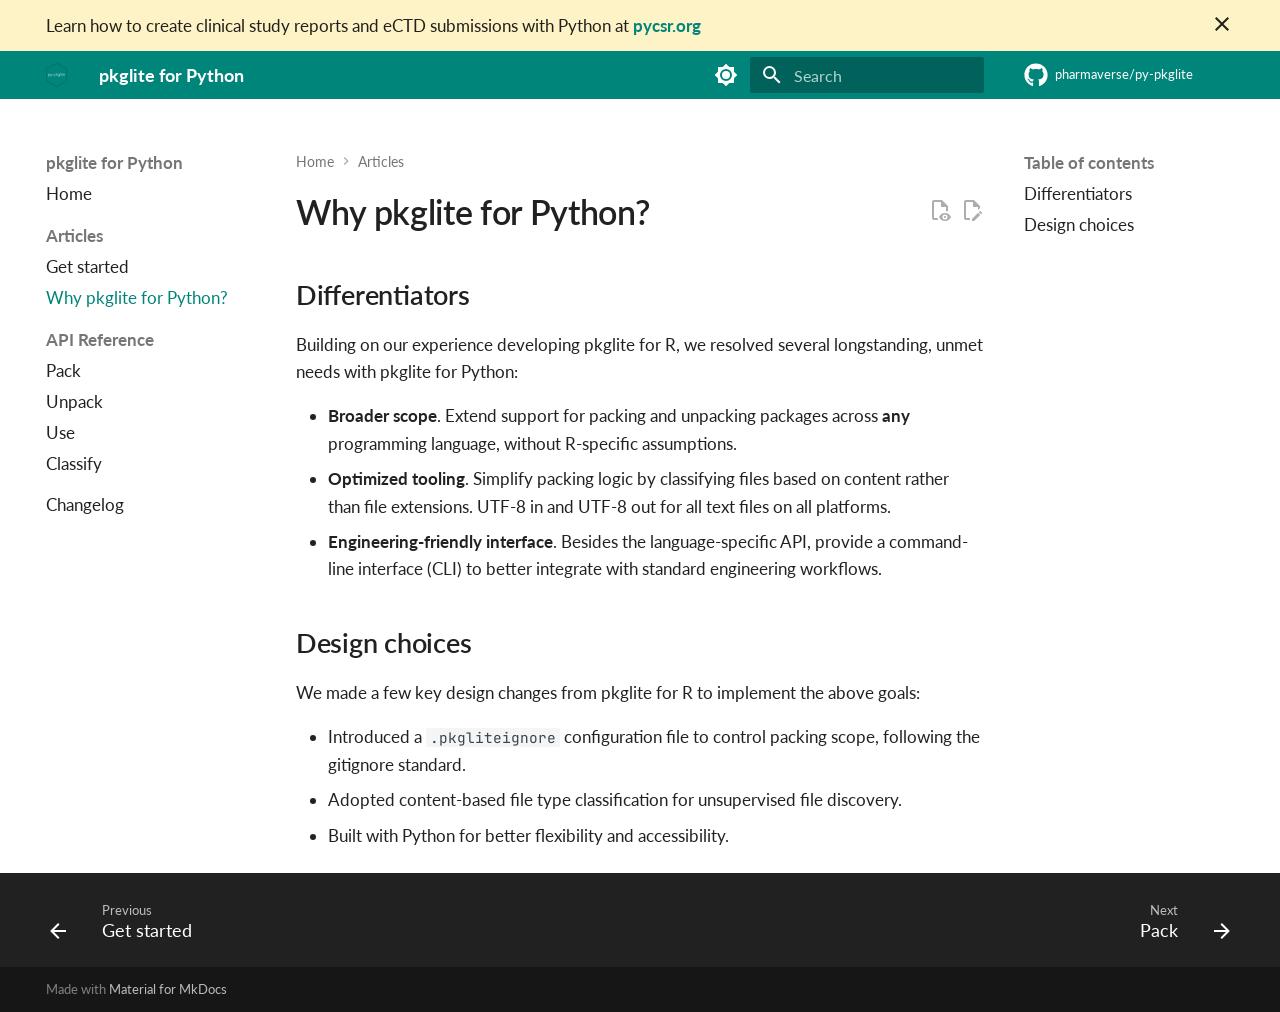
<file: articles/design/index.html>
<!doctype html>
<html lang="en" class="no-js">
  <head>
    
      <meta charset="utf-8">
      <meta name="viewport" content="width=device-width,initial-scale=1">
      
      
      
        <link rel="canonical" href="https://pharmaverse.github.io/py-pkglite/articles/design/">
      
      
        <link rel="prev" href="../get-started/">
      
      
        <link rel="next" href="../../reference/pack/">
      
      
        
      
      
      <link rel="icon" href="../../assets/favicon.png">
      <meta name="generator" content="mkdocs-1.6.1, mkdocs-material-9.7.0">
    
    
      
        <title>Why pkglite for Python? - pkglite for Python</title>
      
    
    
      <link rel="stylesheet" href="../../assets/stylesheets/main.618322db.min.css">
      
        
        <link rel="stylesheet" href="../../assets/stylesheets/palette.ab4e12ef.min.css">
      
      


    
    
      
    
    
      
        
        
        <link rel="preconnect" href="https://fonts.gstatic.com" crossorigin>
        <link rel="stylesheet" href="https://fonts.googleapis.com/css?family=Lato:300,300i,400,400i,700,700i%7CRoboto+Mono:400,400i,700,700i&display=fallback">
        <style>:root{--md-text-font:"Lato";--md-code-font:"Roboto Mono"}</style>
      
    
    
      <link rel="stylesheet" href="../../assets/_mkdocstrings.css">
    
      <link rel="stylesheet" href="../../stylesheets/extra.css">
    
    <script>__md_scope=new URL("../..",location),__md_hash=e=>[...e].reduce(((e,_)=>(e<<5)-e+_.charCodeAt(0)),0),__md_get=(e,_=localStorage,t=__md_scope)=>JSON.parse(_.getItem(t.pathname+"."+e)),__md_set=(e,_,t=localStorage,a=__md_scope)=>{try{t.setItem(a.pathname+"."+e,JSON.stringify(_))}catch(e){}}</script>
    
      

    
    
  </head>
  
  
    
    
      
    
    
    
    
    <body dir="ltr" data-md-color-scheme="default" data-md-color-primary="custom" data-md-color-accent="custom">
  
    
    <input class="md-toggle" data-md-toggle="drawer" type="checkbox" id="__drawer" autocomplete="off">
    <input class="md-toggle" data-md-toggle="search" type="checkbox" id="__search" autocomplete="off">
    <label class="md-overlay" for="__drawer"></label>
    <div data-md-component="skip">
      
        
        <a href="#why-pkglite-for-python" class="md-skip">
          Skip to content
        </a>
      
    </div>
    <div data-md-component="announce">
      
        <aside class="md-banner">
          <div class="md-banner__inner md-grid md-typeset">
            
              <button class="md-banner__button md-icon" aria-label="Don't show this again">
                
                <svg xmlns="http://www.w3.org/2000/svg" viewBox="0 0 24 24"><path d="M19 6.41 17.59 5 12 10.59 6.41 5 5 6.41 10.59 12 5 17.59 6.41 19 12 13.41 17.59 19 19 17.59 13.41 12z"/></svg>
              </button>
            
            
Learn how to create clinical study reports and eCTD submissions with Python at
<a href="https://pycsr.org">
    <strong>pycsr.org</strong>
</a>

          </div>
          
            <script>var el=document.querySelector("[data-md-component=announce]");if(el){var content=el.querySelector(".md-typeset");__md_hash(content.innerHTML)===__md_get("__announce")&&(el.hidden=!0)}</script>
          
        </aside>
      
    </div>
    
    
      

  

<header class="md-header md-header--shadow" data-md-component="header">
  <nav class="md-header__inner md-grid" aria-label="Header">
    <a href="../.." title="pkglite for Python" class="md-header__button md-logo" aria-label="pkglite for Python" data-md-component="logo">
      
  <img src="../../assets/logo.png" alt="logo">

    </a>
    <label class="md-header__button md-icon" for="__drawer">
      
      <svg xmlns="http://www.w3.org/2000/svg" viewBox="0 0 24 24"><path d="M3 6h18v2H3zm0 5h18v2H3zm0 5h18v2H3z"/></svg>
    </label>
    <div class="md-header__title" data-md-component="header-title">
      <div class="md-header__ellipsis">
        <div class="md-header__topic">
          <span class="md-ellipsis">
            pkglite for Python
          </span>
        </div>
        <div class="md-header__topic" data-md-component="header-topic">
          <span class="md-ellipsis">
            
              Why pkglite for Python?
            
          </span>
        </div>
      </div>
    </div>
    
      
        <form class="md-header__option" data-md-component="palette">
  
    
    
    
    <input class="md-option" data-md-color-media="(prefers-color-scheme: light)" data-md-color-scheme="default" data-md-color-primary="custom" data-md-color-accent="custom"  aria-label="Switch to dark mode"  type="radio" name="__palette" id="__palette_0">
    
      <label class="md-header__button md-icon" title="Switch to dark mode" for="__palette_1" hidden>
        <svg xmlns="http://www.w3.org/2000/svg" viewBox="0 0 24 24"><path d="M12 8a4 4 0 0 0-4 4 4 4 0 0 0 4 4 4 4 0 0 0 4-4 4 4 0 0 0-4-4m0 10a6 6 0 0 1-6-6 6 6 0 0 1 6-6 6 6 0 0 1 6 6 6 6 0 0 1-6 6m8-9.31V4h-4.69L12 .69 8.69 4H4v4.69L.69 12 4 15.31V20h4.69L12 23.31 15.31 20H20v-4.69L23.31 12z"/></svg>
      </label>
    
  
    
    
    
    <input class="md-option" data-md-color-media="(prefers-color-scheme: dark)" data-md-color-scheme="slate" data-md-color-primary="custom" data-md-color-accent="custom"  aria-label="Switch to light mode"  type="radio" name="__palette" id="__palette_1">
    
      <label class="md-header__button md-icon" title="Switch to light mode" for="__palette_0" hidden>
        <svg xmlns="http://www.w3.org/2000/svg" viewBox="0 0 24 24"><path d="M12 18c-.89 0-1.74-.2-2.5-.55C11.56 16.5 13 14.42 13 12s-1.44-4.5-3.5-5.45C10.26 6.2 11.11 6 12 6a6 6 0 0 1 6 6 6 6 0 0 1-6 6m8-9.31V4h-4.69L12 .69 8.69 4H4v4.69L.69 12 4 15.31V20h4.69L12 23.31 15.31 20H20v-4.69L23.31 12z"/></svg>
      </label>
    
  
</form>
      
    
    
      <script>var palette=__md_get("__palette");if(palette&&palette.color){if("(prefers-color-scheme)"===palette.color.media){var media=matchMedia("(prefers-color-scheme: light)"),input=document.querySelector(media.matches?"[data-md-color-media='(prefers-color-scheme: light)']":"[data-md-color-media='(prefers-color-scheme: dark)']");palette.color.media=input.getAttribute("data-md-color-media"),palette.color.scheme=input.getAttribute("data-md-color-scheme"),palette.color.primary=input.getAttribute("data-md-color-primary"),palette.color.accent=input.getAttribute("data-md-color-accent")}for(var[key,value]of Object.entries(palette.color))document.body.setAttribute("data-md-color-"+key,value)}</script>
    
    
    
      
      
        <label class="md-header__button md-icon" for="__search">
          
          <svg xmlns="http://www.w3.org/2000/svg" viewBox="0 0 24 24"><path d="M9.5 3A6.5 6.5 0 0 1 16 9.5c0 1.61-.59 3.09-1.56 4.23l.27.27h.79l5 5-1.5 1.5-5-5v-.79l-.27-.27A6.52 6.52 0 0 1 9.5 16 6.5 6.5 0 0 1 3 9.5 6.5 6.5 0 0 1 9.5 3m0 2C7 5 5 7 5 9.5S7 14 9.5 14 14 12 14 9.5 12 5 9.5 5"/></svg>
        </label>
        <div class="md-search" data-md-component="search" role="dialog">
  <label class="md-search__overlay" for="__search"></label>
  <div class="md-search__inner" role="search">
    <form class="md-search__form" name="search">
      <input type="text" class="md-search__input" name="query" aria-label="Search" placeholder="Search" autocapitalize="off" autocorrect="off" autocomplete="off" spellcheck="false" data-md-component="search-query" required>
      <label class="md-search__icon md-icon" for="__search">
        
        <svg xmlns="http://www.w3.org/2000/svg" viewBox="0 0 24 24"><path d="M9.5 3A6.5 6.5 0 0 1 16 9.5c0 1.61-.59 3.09-1.56 4.23l.27.27h.79l5 5-1.5 1.5-5-5v-.79l-.27-.27A6.52 6.52 0 0 1 9.5 16 6.5 6.5 0 0 1 3 9.5 6.5 6.5 0 0 1 9.5 3m0 2C7 5 5 7 5 9.5S7 14 9.5 14 14 12 14 9.5 12 5 9.5 5"/></svg>
        
        <svg xmlns="http://www.w3.org/2000/svg" viewBox="0 0 24 24"><path d="M20 11v2H8l5.5 5.5-1.42 1.42L4.16 12l7.92-7.92L13.5 5.5 8 11z"/></svg>
      </label>
      <nav class="md-search__options" aria-label="Search">
        
        <button type="reset" class="md-search__icon md-icon" title="Clear" aria-label="Clear" tabindex="-1">
          
          <svg xmlns="http://www.w3.org/2000/svg" viewBox="0 0 24 24"><path d="M19 6.41 17.59 5 12 10.59 6.41 5 5 6.41 10.59 12 5 17.59 6.41 19 12 13.41 17.59 19 19 17.59 13.41 12z"/></svg>
        </button>
      </nav>
      
        <div class="md-search__suggest" data-md-component="search-suggest"></div>
      
    </form>
    <div class="md-search__output">
      <div class="md-search__scrollwrap" tabindex="0" data-md-scrollfix>
        <div class="md-search-result" data-md-component="search-result">
          <div class="md-search-result__meta">
            Initializing search
          </div>
          <ol class="md-search-result__list" role="presentation"></ol>
        </div>
      </div>
    </div>
  </div>
</div>
      
    
    
      <div class="md-header__source">
        <a href="https://github.com/pharmaverse/py-pkglite" title="Go to repository" class="md-source" data-md-component="source">
  <div class="md-source__icon md-icon">
    
    <svg xmlns="http://www.w3.org/2000/svg" viewBox="0 0 512 512"><!--! Font Awesome Free 7.1.0 by @fontawesome - https://fontawesome.com License - https://fontawesome.com/license/free (Icons: CC BY 4.0, Fonts: SIL OFL 1.1, Code: MIT License) Copyright 2025 Fonticons, Inc.--><path d="M173.9 397.4c0 2-2.3 3.6-5.2 3.6-3.3.3-5.6-1.3-5.6-3.6 0-2 2.3-3.6 5.2-3.6 3-.3 5.6 1.3 5.6 3.6m-31.1-4.5c-.7 2 1.3 4.3 4.3 4.9 2.6 1 5.6 0 6.2-2s-1.3-4.3-4.3-5.2c-2.6-.7-5.5.3-6.2 2.3m44.2-1.7c-2.9.7-4.9 2.6-4.6 4.9.3 2 2.9 3.3 5.9 2.6 2.9-.7 4.9-2.6 4.6-4.6-.3-1.9-3-3.2-5.9-2.9M252.8 8C114.1 8 8 113.3 8 252c0 110.9 69.8 205.8 169.5 239.2 12.8 2.3 17.3-5.6 17.3-12.1 0-6.2-.3-40.4-.3-61.4 0 0-70 15-84.7-29.8 0 0-11.4-29.1-27.8-36.6 0 0-22.9-15.7 1.6-15.4 0 0 24.9 2 38.6 25.8 21.9 38.6 58.6 27.5 72.9 20.9 2.3-16 8.8-27.1 16-33.7-55.9-6.2-112.3-14.3-112.3-110.5 0-27.5 7.6-41.3 23.6-58.9-2.6-6.5-11.1-33.3 2.6-67.9 20.9-6.5 69 27 69 27 20-5.6 41.5-8.5 62.8-8.5s42.8 2.9 62.8 8.5c0 0 48.1-33.6 69-27 13.7 34.7 5.2 61.4 2.6 67.9 16 17.7 25.8 31.5 25.8 58.9 0 96.5-58.9 104.2-114.8 110.5 9.2 7.9 17 22.9 17 46.4 0 33.7-.3 75.4-.3 83.6 0 6.5 4.6 14.4 17.3 12.1C436.2 457.8 504 362.9 504 252 504 113.3 391.5 8 252.8 8M105.2 352.9c-1.3 1-1 3.3.7 5.2 1.6 1.6 3.9 2.3 5.2 1 1.3-1 1-3.3-.7-5.2-1.6-1.6-3.9-2.3-5.2-1m-10.8-8.1c-.7 1.3.3 2.9 2.3 3.9 1.6 1 3.6.7 4.3-.7.7-1.3-.3-2.9-2.3-3.9-2-.6-3.6-.3-4.3.7m32.4 35.6c-1.6 1.3-1 4.3 1.3 6.2 2.3 2.3 5.2 2.6 6.5 1 1.3-1.3.7-4.3-1.3-6.2-2.2-2.3-5.2-2.6-6.5-1m-11.4-14.7c-1.6 1-1.6 3.6 0 5.9s4.3 3.3 5.6 2.3c1.6-1.3 1.6-3.9 0-6.2-1.4-2.3-4-3.3-5.6-2"/></svg>
  </div>
  <div class="md-source__repository">
    pharmaverse/py-pkglite
  </div>
</a>
      </div>
    
  </nav>
  
</header>
    
    <div class="md-container" data-md-component="container">
      
      
        
          
        
      
      <main class="md-main" data-md-component="main">
        <div class="md-main__inner md-grid">
          
            
              
              <div class="md-sidebar md-sidebar--primary" data-md-component="sidebar" data-md-type="navigation" >
                <div class="md-sidebar__scrollwrap">
                  <div class="md-sidebar__inner">
                    



<nav class="md-nav md-nav--primary" aria-label="Navigation" data-md-level="0">
  <label class="md-nav__title" for="__drawer">
    <a href="../.." title="pkglite for Python" class="md-nav__button md-logo" aria-label="pkglite for Python" data-md-component="logo">
      
  <img src="../../assets/logo.png" alt="logo">

    </a>
    pkglite for Python
  </label>
  
    <div class="md-nav__source">
      <a href="https://github.com/pharmaverse/py-pkglite" title="Go to repository" class="md-source" data-md-component="source">
  <div class="md-source__icon md-icon">
    
    <svg xmlns="http://www.w3.org/2000/svg" viewBox="0 0 512 512"><!--! Font Awesome Free 7.1.0 by @fontawesome - https://fontawesome.com License - https://fontawesome.com/license/free (Icons: CC BY 4.0, Fonts: SIL OFL 1.1, Code: MIT License) Copyright 2025 Fonticons, Inc.--><path d="M173.9 397.4c0 2-2.3 3.6-5.2 3.6-3.3.3-5.6-1.3-5.6-3.6 0-2 2.3-3.6 5.2-3.6 3-.3 5.6 1.3 5.6 3.6m-31.1-4.5c-.7 2 1.3 4.3 4.3 4.9 2.6 1 5.6 0 6.2-2s-1.3-4.3-4.3-5.2c-2.6-.7-5.5.3-6.2 2.3m44.2-1.7c-2.9.7-4.9 2.6-4.6 4.9.3 2 2.9 3.3 5.9 2.6 2.9-.7 4.9-2.6 4.6-4.6-.3-1.9-3-3.2-5.9-2.9M252.8 8C114.1 8 8 113.3 8 252c0 110.9 69.8 205.8 169.5 239.2 12.8 2.3 17.3-5.6 17.3-12.1 0-6.2-.3-40.4-.3-61.4 0 0-70 15-84.7-29.8 0 0-11.4-29.1-27.8-36.6 0 0-22.9-15.7 1.6-15.4 0 0 24.9 2 38.6 25.8 21.9 38.6 58.6 27.5 72.9 20.9 2.3-16 8.8-27.1 16-33.7-55.9-6.2-112.3-14.3-112.3-110.5 0-27.5 7.6-41.3 23.6-58.9-2.6-6.5-11.1-33.3 2.6-67.9 20.9-6.5 69 27 69 27 20-5.6 41.5-8.5 62.8-8.5s42.8 2.9 62.8 8.5c0 0 48.1-33.6 69-27 13.7 34.7 5.2 61.4 2.6 67.9 16 17.7 25.8 31.5 25.8 58.9 0 96.5-58.9 104.2-114.8 110.5 9.2 7.9 17 22.9 17 46.4 0 33.7-.3 75.4-.3 83.6 0 6.5 4.6 14.4 17.3 12.1C436.2 457.8 504 362.9 504 252 504 113.3 391.5 8 252.8 8M105.2 352.9c-1.3 1-1 3.3.7 5.2 1.6 1.6 3.9 2.3 5.2 1 1.3-1 1-3.3-.7-5.2-1.6-1.6-3.9-2.3-5.2-1m-10.8-8.1c-.7 1.3.3 2.9 2.3 3.9 1.6 1 3.6.7 4.3-.7.7-1.3-.3-2.9-2.3-3.9-2-.6-3.6-.3-4.3.7m32.4 35.6c-1.6 1.3-1 4.3 1.3 6.2 2.3 2.3 5.2 2.6 6.5 1 1.3-1.3.7-4.3-1.3-6.2-2.2-2.3-5.2-2.6-6.5-1m-11.4-14.7c-1.6 1-1.6 3.6 0 5.9s4.3 3.3 5.6 2.3c1.6-1.3 1.6-3.9 0-6.2-1.4-2.3-4-3.3-5.6-2"/></svg>
  </div>
  <div class="md-source__repository">
    pharmaverse/py-pkglite
  </div>
</a>
    </div>
  
  <ul class="md-nav__list" data-md-scrollfix>
    
      
      
  
  
  
  
    <li class="md-nav__item">
      <a href="../.." class="md-nav__link">
        
  
  
  <span class="md-ellipsis">
    
  
    Home
  

    
  </span>
  
  

      </a>
    </li>
  

    
      
      
  
  
    
  
  
  
    
    
      
        
      
        
      
    
    
    
      
        
        
      
    
    
    <li class="md-nav__item md-nav__item--active md-nav__item--section md-nav__item--nested">
      
        
        
        <input class="md-nav__toggle md-toggle " type="checkbox" id="__nav_2" checked>
        
          
          <label class="md-nav__link" for="__nav_2" id="__nav_2_label" tabindex="">
            
  
  
  <span class="md-ellipsis">
    
  
    Articles
  

    
  </span>
  
  

            <span class="md-nav__icon md-icon"></span>
          </label>
        
        <nav class="md-nav" data-md-level="1" aria-labelledby="__nav_2_label" aria-expanded="true">
          <label class="md-nav__title" for="__nav_2">
            <span class="md-nav__icon md-icon"></span>
            
  
    Articles
  

          </label>
          <ul class="md-nav__list" data-md-scrollfix>
            
              
                
  
  
  
  
    <li class="md-nav__item">
      <a href="../get-started/" class="md-nav__link">
        
  
  
  <span class="md-ellipsis">
    
  
    Get started
  

    
  </span>
  
  

      </a>
    </li>
  

              
            
              
                
  
  
    
  
  
  
    <li class="md-nav__item md-nav__item--active">
      
      <input class="md-nav__toggle md-toggle" type="checkbox" id="__toc">
      
      
        
      
      
        <label class="md-nav__link md-nav__link--active" for="__toc">
          
  
  
  <span class="md-ellipsis">
    
  
    Why pkglite for Python?
  

    
  </span>
  
  

          <span class="md-nav__icon md-icon"></span>
        </label>
      
      <a href="./" class="md-nav__link md-nav__link--active">
        
  
  
  <span class="md-ellipsis">
    
  
    Why pkglite for Python?
  

    
  </span>
  
  

      </a>
      
        

<nav class="md-nav md-nav--secondary" aria-label="Table of contents">
  
  
  
    
  
  
    <label class="md-nav__title" for="__toc">
      <span class="md-nav__icon md-icon"></span>
      Table of contents
    </label>
    <ul class="md-nav__list" data-md-component="toc" data-md-scrollfix>
      
        <li class="md-nav__item">
  <a href="#differentiators" class="md-nav__link">
    <span class="md-ellipsis">
      
        Differentiators
      
    </span>
  </a>
  
</li>
      
        <li class="md-nav__item">
  <a href="#design-choices" class="md-nav__link">
    <span class="md-ellipsis">
      
        Design choices
      
    </span>
  </a>
  
</li>
      
    </ul>
  
</nav>
      
    </li>
  

              
            
          </ul>
        </nav>
      
    </li>
  

    
      
      
  
  
  
  
    
    
      
        
      
        
      
        
      
        
      
    
    
    
      
        
        
      
    
    
    <li class="md-nav__item md-nav__item--section md-nav__item--nested">
      
        
        
          
        
        <input class="md-nav__toggle md-toggle md-toggle--indeterminate" type="checkbox" id="__nav_3" >
        
          
          <label class="md-nav__link" for="__nav_3" id="__nav_3_label" tabindex="">
            
  
  
  <span class="md-ellipsis">
    
  
    API Reference
  

    
  </span>
  
  

            <span class="md-nav__icon md-icon"></span>
          </label>
        
        <nav class="md-nav" data-md-level="1" aria-labelledby="__nav_3_label" aria-expanded="false">
          <label class="md-nav__title" for="__nav_3">
            <span class="md-nav__icon md-icon"></span>
            
  
    API Reference
  

          </label>
          <ul class="md-nav__list" data-md-scrollfix>
            
              
                
  
  
  
  
    <li class="md-nav__item">
      <a href="../../reference/pack/" class="md-nav__link">
        
  
  
  <span class="md-ellipsis">
    
  
    Pack
  

    
  </span>
  
  

      </a>
    </li>
  

              
            
              
                
  
  
  
  
    <li class="md-nav__item">
      <a href="../../reference/unpack/" class="md-nav__link">
        
  
  
  <span class="md-ellipsis">
    
  
    Unpack
  

    
  </span>
  
  

      </a>
    </li>
  

              
            
              
                
  
  
  
  
    <li class="md-nav__item">
      <a href="../../reference/use/" class="md-nav__link">
        
  
  
  <span class="md-ellipsis">
    
  
    Use
  

    
  </span>
  
  

      </a>
    </li>
  

              
            
              
                
  
  
  
  
    <li class="md-nav__item">
      <a href="../../reference/classify/" class="md-nav__link">
        
  
  
  <span class="md-ellipsis">
    
  
    Classify
  

    
  </span>
  
  

      </a>
    </li>
  

              
            
          </ul>
        </nav>
      
    </li>
  

    
      
      
  
  
  
  
    <li class="md-nav__item">
      <a href="../../changelog/" class="md-nav__link">
        
  
  
  <span class="md-ellipsis">
    
  
    Changelog
  

    
  </span>
  
  

      </a>
    </li>
  

    
  </ul>
</nav>
                  </div>
                </div>
              </div>
            
            
              
              <div class="md-sidebar md-sidebar--secondary" data-md-component="sidebar" data-md-type="toc" >
                <div class="md-sidebar__scrollwrap">
                  <div class="md-sidebar__inner">
                    

<nav class="md-nav md-nav--secondary" aria-label="Table of contents">
  
  
  
    
  
  
    <label class="md-nav__title" for="__toc">
      <span class="md-nav__icon md-icon"></span>
      Table of contents
    </label>
    <ul class="md-nav__list" data-md-component="toc" data-md-scrollfix>
      
        <li class="md-nav__item">
  <a href="#differentiators" class="md-nav__link">
    <span class="md-ellipsis">
      
        Differentiators
      
    </span>
  </a>
  
</li>
      
        <li class="md-nav__item">
  <a href="#design-choices" class="md-nav__link">
    <span class="md-ellipsis">
      
        Design choices
      
    </span>
  </a>
  
</li>
      
    </ul>
  
</nav>
                  </div>
                </div>
              </div>
            
          
          
            <div class="md-content" data-md-component="content">
              
                



  


  <nav class="md-path" aria-label="Navigation" >
    <ol class="md-path__list">
      
        
  
  
    <li class="md-path__item">
      <a href="../.." class="md-path__link">
        
  <span class="md-ellipsis">
    Home
  </span>

      </a>
    </li>
  

      
      
        
  
  
    
    
      <li class="md-path__item">
        <a href="../get-started/" class="md-path__link">
          
  <span class="md-ellipsis">
    Articles
  </span>

        </a>
      </li>
    
  

      
    </ol>
  </nav>

              
              <article class="md-content__inner md-typeset">
                
                  


  
    <a href="https://github.com/pharmaverse/py-pkglite/edit/main/docs/articles/design.md" title="Edit this page" class="md-content__button md-icon" rel="edit">
      
      <svg xmlns="http://www.w3.org/2000/svg" viewBox="0 0 24 24"><path d="M10 20H6V4h7v5h5v3.1l2-2V8l-6-6H6c-1.1 0-2 .9-2 2v16c0 1.1.9 2 2 2h4zm10.2-7c.1 0 .3.1.4.2l1.3 1.3c.2.2.2.6 0 .8l-1 1-2.1-2.1 1-1c.1-.1.2-.2.4-.2m0 3.9L14.1 23H12v-2.1l6.1-6.1z"/></svg>
    </a>
  
  
    
      
    
    <a href="https://github.com/pharmaverse/py-pkglite/raw/main/docs/articles/design.md" title="View source of this page" class="md-content__button md-icon">
      
      <svg xmlns="http://www.w3.org/2000/svg" viewBox="0 0 24 24"><path d="M17 18c.56 0 1 .44 1 1s-.44 1-1 1-1-.44-1-1 .44-1 1-1m0-3c-2.73 0-5.06 1.66-6 4 .94 2.34 3.27 4 6 4s5.06-1.66 6-4c-.94-2.34-3.27-4-6-4m0 6.5a2.5 2.5 0 0 1-2.5-2.5 2.5 2.5 0 0 1 2.5-2.5 2.5 2.5 0 0 1 2.5 2.5 2.5 2.5 0 0 1-2.5 2.5M9.27 20H6V4h7v5h5v4.07c.7.08 1.36.25 2 .49V8l-6-6H6a2 2 0 0 0-2 2v16a2 2 0 0 0 2 2h4.5a8.2 8.2 0 0 1-1.23-2"/></svg>
    </a>
  


<h1 id="why-pkglite-for-python">Why pkglite for Python?<a class="headerlink" href="#why-pkglite-for-python" title="Permanent link">&para;</a></h1>
<h2 id="differentiators">Differentiators<a class="headerlink" href="#differentiators" title="Permanent link">&para;</a></h2>
<p>Building on our experience developing pkglite for R, we resolved several
longstanding, unmet needs with pkglite for Python:</p>
<ul>
<li><strong>Broader scope</strong>. Extend support for packing and unpacking packages
  across <strong>any</strong> programming language, without R-specific assumptions.</li>
<li><strong>Optimized tooling</strong>. Simplify packing logic by classifying files
  based on content rather than file extensions.
  UTF-8 in and UTF-8 out for all text files on all platforms.</li>
<li><strong>Engineering-friendly interface</strong>. Besides the language-specific API,
  provide a command-line interface (CLI) to better integrate with
  standard engineering workflows.</li>
</ul>
<h2 id="design-choices">Design choices<a class="headerlink" href="#design-choices" title="Permanent link">&para;</a></h2>
<p>We made a few key design changes from pkglite for R to implement the above goals:</p>
<ul>
<li>Introduced a <code>.pkgliteignore</code> configuration file to control packing scope,
  following the gitignore standard.</li>
<li>Adopted content-based file type classification for unsupervised file discovery.</li>
<li>Built with Python for better flexibility and accessibility.</li>
</ul>












                
              </article>
            </div>
          
          
<script>var target=document.getElementById(location.hash.slice(1));target&&target.name&&(target.checked=target.name.startsWith("__tabbed_"))</script>
        </div>
        
          <button type="button" class="md-top md-icon" data-md-component="top" hidden>
  
  <svg xmlns="http://www.w3.org/2000/svg" viewBox="0 0 24 24"><path d="M13 20h-2V8l-5.5 5.5-1.42-1.42L12 4.16l7.92 7.92-1.42 1.42L13 8z"/></svg>
  Back to top
</button>
        
      </main>
      
        <footer class="md-footer">
  
    
      
      <nav class="md-footer__inner md-grid" aria-label="Footer" >
        
          
          <a href="../get-started/" class="md-footer__link md-footer__link--prev" aria-label="Previous: Get started">
            <div class="md-footer__button md-icon">
              
              <svg xmlns="http://www.w3.org/2000/svg" viewBox="0 0 24 24"><path d="M20 11v2H8l5.5 5.5-1.42 1.42L4.16 12l7.92-7.92L13.5 5.5 8 11z"/></svg>
            </div>
            <div class="md-footer__title">
              <span class="md-footer__direction">
                Previous
              </span>
              <div class="md-ellipsis">
                Get started
              </div>
            </div>
          </a>
        
        
          
          <a href="../../reference/pack/" class="md-footer__link md-footer__link--next" aria-label="Next: Pack">
            <div class="md-footer__title">
              <span class="md-footer__direction">
                Next
              </span>
              <div class="md-ellipsis">
                Pack
              </div>
            </div>
            <div class="md-footer__button md-icon">
              
              <svg xmlns="http://www.w3.org/2000/svg" viewBox="0 0 24 24"><path d="M4 11v2h12l-5.5 5.5 1.42 1.42L19.84 12l-7.92-7.92L10.5 5.5 16 11z"/></svg>
            </div>
          </a>
        
      </nav>
    
  
  <div class="md-footer-meta md-typeset">
    <div class="md-footer-meta__inner md-grid">
      <div class="md-copyright">
  
  
    Made with
    <a href="https://squidfunk.github.io/mkdocs-material/" target="_blank" rel="noopener">
      Material for MkDocs
    </a>
  
</div>
      
    </div>
  </div>
</footer>
      
    </div>
    <div class="md-dialog" data-md-component="dialog">
      <div class="md-dialog__inner md-typeset"></div>
    </div>
    
    
    
      
      
      <script id="__config" type="application/json">{"annotate": null, "base": "../..", "features": ["announce.dismiss", "content.action.edit", "content.action.view", "content.code.annotate", "content.code.copy", "content.tooltips", "navigation.footer", "navigation.indexes", "navigation.sections", "navigation.expand", "navigation.top", "navigation.path", "search.highlight", "search.suggest", "toc.follow"], "search": "../../assets/javascripts/workers/search.7a47a382.min.js", "tags": null, "translations": {"clipboard.copied": "Copied to clipboard", "clipboard.copy": "Copy to clipboard", "search.result.more.one": "1 more on this page", "search.result.more.other": "# more on this page", "search.result.none": "No matching documents", "search.result.one": "1 matching document", "search.result.other": "# matching documents", "search.result.placeholder": "Type to start searching", "search.result.term.missing": "Missing", "select.version": "Select version"}, "version": null}</script>
    
    
      <script src="../../assets/javascripts/bundle.e71a0d61.min.js"></script>
      
    
  </body>
</html>
</file>
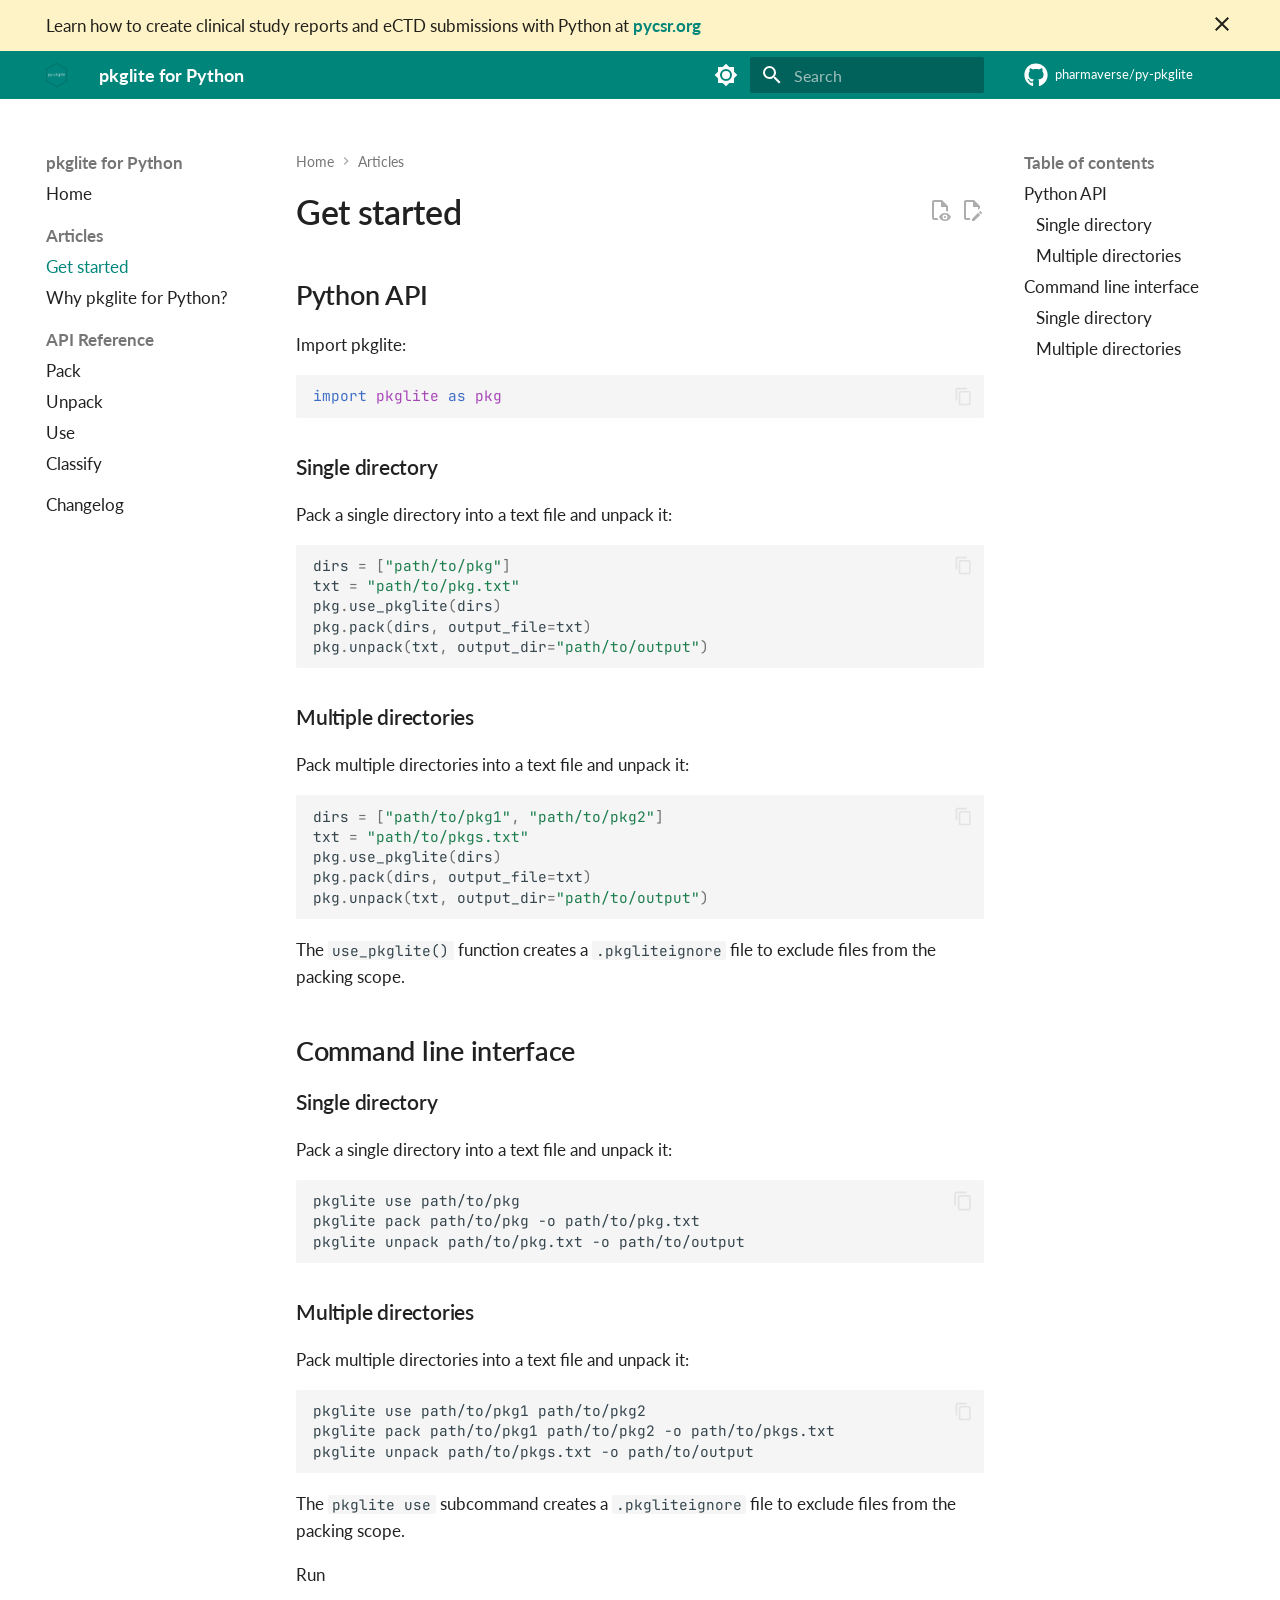
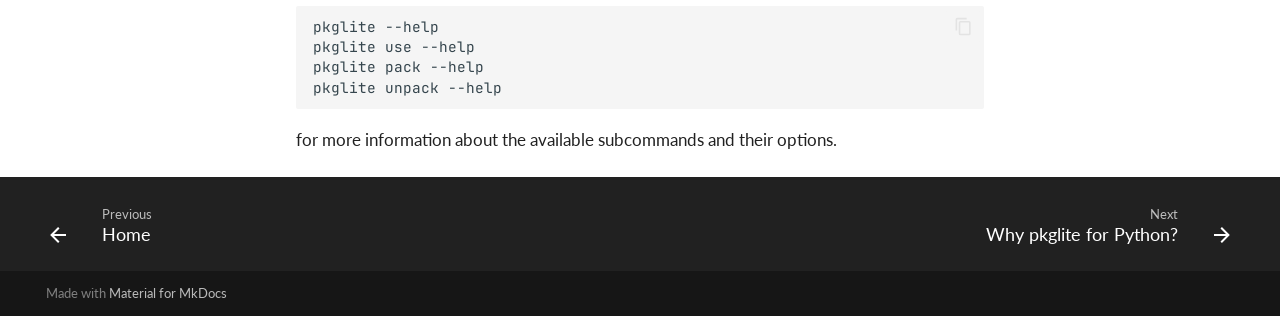
<file: articles/get-started/index.html>
<!doctype html>
<html lang="en" class="no-js">
  <head>
    
      <meta charset="utf-8">
      <meta name="viewport" content="width=device-width,initial-scale=1">
      
      
      
        <link rel="canonical" href="https://pharmaverse.github.io/py-pkglite/articles/get-started/">
      
      
        <link rel="prev" href="../..">
      
      
        <link rel="next" href="../design/">
      
      
        
      
      
      <link rel="icon" href="../../assets/favicon.png">
      <meta name="generator" content="mkdocs-1.6.1, mkdocs-material-9.7.0">
    
    
      
        <title>Get started - pkglite for Python</title>
      
    
    
      <link rel="stylesheet" href="../../assets/stylesheets/main.618322db.min.css">
      
        
        <link rel="stylesheet" href="../../assets/stylesheets/palette.ab4e12ef.min.css">
      
      


    
    
      
    
    
      
        
        
        <link rel="preconnect" href="https://fonts.gstatic.com" crossorigin>
        <link rel="stylesheet" href="https://fonts.googleapis.com/css?family=Lato:300,300i,400,400i,700,700i%7CRoboto+Mono:400,400i,700,700i&display=fallback">
        <style>:root{--md-text-font:"Lato";--md-code-font:"Roboto Mono"}</style>
      
    
    
      <link rel="stylesheet" href="../../assets/_mkdocstrings.css">
    
      <link rel="stylesheet" href="../../stylesheets/extra.css">
    
    <script>__md_scope=new URL("../..",location),__md_hash=e=>[...e].reduce(((e,_)=>(e<<5)-e+_.charCodeAt(0)),0),__md_get=(e,_=localStorage,t=__md_scope)=>JSON.parse(_.getItem(t.pathname+"."+e)),__md_set=(e,_,t=localStorage,a=__md_scope)=>{try{t.setItem(a.pathname+"."+e,JSON.stringify(_))}catch(e){}}</script>
    
      

    
    
  </head>
  
  
    
    
      
    
    
    
    
    <body dir="ltr" data-md-color-scheme="default" data-md-color-primary="custom" data-md-color-accent="custom">
  
    
    <input class="md-toggle" data-md-toggle="drawer" type="checkbox" id="__drawer" autocomplete="off">
    <input class="md-toggle" data-md-toggle="search" type="checkbox" id="__search" autocomplete="off">
    <label class="md-overlay" for="__drawer"></label>
    <div data-md-component="skip">
      
        
        <a href="#get-started" class="md-skip">
          Skip to content
        </a>
      
    </div>
    <div data-md-component="announce">
      
        <aside class="md-banner">
          <div class="md-banner__inner md-grid md-typeset">
            
              <button class="md-banner__button md-icon" aria-label="Don't show this again">
                
                <svg xmlns="http://www.w3.org/2000/svg" viewBox="0 0 24 24"><path d="M19 6.41 17.59 5 12 10.59 6.41 5 5 6.41 10.59 12 5 17.59 6.41 19 12 13.41 17.59 19 19 17.59 13.41 12z"/></svg>
              </button>
            
            
Learn how to create clinical study reports and eCTD submissions with Python at
<a href="https://pycsr.org">
    <strong>pycsr.org</strong>
</a>

          </div>
          
            <script>var el=document.querySelector("[data-md-component=announce]");if(el){var content=el.querySelector(".md-typeset");__md_hash(content.innerHTML)===__md_get("__announce")&&(el.hidden=!0)}</script>
          
        </aside>
      
    </div>
    
    
      

  

<header class="md-header md-header--shadow" data-md-component="header">
  <nav class="md-header__inner md-grid" aria-label="Header">
    <a href="../.." title="pkglite for Python" class="md-header__button md-logo" aria-label="pkglite for Python" data-md-component="logo">
      
  <img src="../../assets/logo.png" alt="logo">

    </a>
    <label class="md-header__button md-icon" for="__drawer">
      
      <svg xmlns="http://www.w3.org/2000/svg" viewBox="0 0 24 24"><path d="M3 6h18v2H3zm0 5h18v2H3zm0 5h18v2H3z"/></svg>
    </label>
    <div class="md-header__title" data-md-component="header-title">
      <div class="md-header__ellipsis">
        <div class="md-header__topic">
          <span class="md-ellipsis">
            pkglite for Python
          </span>
        </div>
        <div class="md-header__topic" data-md-component="header-topic">
          <span class="md-ellipsis">
            
              Get started
            
          </span>
        </div>
      </div>
    </div>
    
      
        <form class="md-header__option" data-md-component="palette">
  
    
    
    
    <input class="md-option" data-md-color-media="(prefers-color-scheme: light)" data-md-color-scheme="default" data-md-color-primary="custom" data-md-color-accent="custom"  aria-label="Switch to dark mode"  type="radio" name="__palette" id="__palette_0">
    
      <label class="md-header__button md-icon" title="Switch to dark mode" for="__palette_1" hidden>
        <svg xmlns="http://www.w3.org/2000/svg" viewBox="0 0 24 24"><path d="M12 8a4 4 0 0 0-4 4 4 4 0 0 0 4 4 4 4 0 0 0 4-4 4 4 0 0 0-4-4m0 10a6 6 0 0 1-6-6 6 6 0 0 1 6-6 6 6 0 0 1 6 6 6 6 0 0 1-6 6m8-9.31V4h-4.69L12 .69 8.69 4H4v4.69L.69 12 4 15.31V20h4.69L12 23.31 15.31 20H20v-4.69L23.31 12z"/></svg>
      </label>
    
  
    
    
    
    <input class="md-option" data-md-color-media="(prefers-color-scheme: dark)" data-md-color-scheme="slate" data-md-color-primary="custom" data-md-color-accent="custom"  aria-label="Switch to light mode"  type="radio" name="__palette" id="__palette_1">
    
      <label class="md-header__button md-icon" title="Switch to light mode" for="__palette_0" hidden>
        <svg xmlns="http://www.w3.org/2000/svg" viewBox="0 0 24 24"><path d="M12 18c-.89 0-1.74-.2-2.5-.55C11.56 16.5 13 14.42 13 12s-1.44-4.5-3.5-5.45C10.26 6.2 11.11 6 12 6a6 6 0 0 1 6 6 6 6 0 0 1-6 6m8-9.31V4h-4.69L12 .69 8.69 4H4v4.69L.69 12 4 15.31V20h4.69L12 23.31 15.31 20H20v-4.69L23.31 12z"/></svg>
      </label>
    
  
</form>
      
    
    
      <script>var palette=__md_get("__palette");if(palette&&palette.color){if("(prefers-color-scheme)"===palette.color.media){var media=matchMedia("(prefers-color-scheme: light)"),input=document.querySelector(media.matches?"[data-md-color-media='(prefers-color-scheme: light)']":"[data-md-color-media='(prefers-color-scheme: dark)']");palette.color.media=input.getAttribute("data-md-color-media"),palette.color.scheme=input.getAttribute("data-md-color-scheme"),palette.color.primary=input.getAttribute("data-md-color-primary"),palette.color.accent=input.getAttribute("data-md-color-accent")}for(var[key,value]of Object.entries(palette.color))document.body.setAttribute("data-md-color-"+key,value)}</script>
    
    
    
      
      
        <label class="md-header__button md-icon" for="__search">
          
          <svg xmlns="http://www.w3.org/2000/svg" viewBox="0 0 24 24"><path d="M9.5 3A6.5 6.5 0 0 1 16 9.5c0 1.61-.59 3.09-1.56 4.23l.27.27h.79l5 5-1.5 1.5-5-5v-.79l-.27-.27A6.52 6.52 0 0 1 9.5 16 6.5 6.5 0 0 1 3 9.5 6.5 6.5 0 0 1 9.5 3m0 2C7 5 5 7 5 9.5S7 14 9.5 14 14 12 14 9.5 12 5 9.5 5"/></svg>
        </label>
        <div class="md-search" data-md-component="search" role="dialog">
  <label class="md-search__overlay" for="__search"></label>
  <div class="md-search__inner" role="search">
    <form class="md-search__form" name="search">
      <input type="text" class="md-search__input" name="query" aria-label="Search" placeholder="Search" autocapitalize="off" autocorrect="off" autocomplete="off" spellcheck="false" data-md-component="search-query" required>
      <label class="md-search__icon md-icon" for="__search">
        
        <svg xmlns="http://www.w3.org/2000/svg" viewBox="0 0 24 24"><path d="M9.5 3A6.5 6.5 0 0 1 16 9.5c0 1.61-.59 3.09-1.56 4.23l.27.27h.79l5 5-1.5 1.5-5-5v-.79l-.27-.27A6.52 6.52 0 0 1 9.5 16 6.5 6.5 0 0 1 3 9.5 6.5 6.5 0 0 1 9.5 3m0 2C7 5 5 7 5 9.5S7 14 9.5 14 14 12 14 9.5 12 5 9.5 5"/></svg>
        
        <svg xmlns="http://www.w3.org/2000/svg" viewBox="0 0 24 24"><path d="M20 11v2H8l5.5 5.5-1.42 1.42L4.16 12l7.92-7.92L13.5 5.5 8 11z"/></svg>
      </label>
      <nav class="md-search__options" aria-label="Search">
        
        <button type="reset" class="md-search__icon md-icon" title="Clear" aria-label="Clear" tabindex="-1">
          
          <svg xmlns="http://www.w3.org/2000/svg" viewBox="0 0 24 24"><path d="M19 6.41 17.59 5 12 10.59 6.41 5 5 6.41 10.59 12 5 17.59 6.41 19 12 13.41 17.59 19 19 17.59 13.41 12z"/></svg>
        </button>
      </nav>
      
        <div class="md-search__suggest" data-md-component="search-suggest"></div>
      
    </form>
    <div class="md-search__output">
      <div class="md-search__scrollwrap" tabindex="0" data-md-scrollfix>
        <div class="md-search-result" data-md-component="search-result">
          <div class="md-search-result__meta">
            Initializing search
          </div>
          <ol class="md-search-result__list" role="presentation"></ol>
        </div>
      </div>
    </div>
  </div>
</div>
      
    
    
      <div class="md-header__source">
        <a href="https://github.com/pharmaverse/py-pkglite" title="Go to repository" class="md-source" data-md-component="source">
  <div class="md-source__icon md-icon">
    
    <svg xmlns="http://www.w3.org/2000/svg" viewBox="0 0 512 512"><!--! Font Awesome Free 7.1.0 by @fontawesome - https://fontawesome.com License - https://fontawesome.com/license/free (Icons: CC BY 4.0, Fonts: SIL OFL 1.1, Code: MIT License) Copyright 2025 Fonticons, Inc.--><path d="M173.9 397.4c0 2-2.3 3.6-5.2 3.6-3.3.3-5.6-1.3-5.6-3.6 0-2 2.3-3.6 5.2-3.6 3-.3 5.6 1.3 5.6 3.6m-31.1-4.5c-.7 2 1.3 4.3 4.3 4.9 2.6 1 5.6 0 6.2-2s-1.3-4.3-4.3-5.2c-2.6-.7-5.5.3-6.2 2.3m44.2-1.7c-2.9.7-4.9 2.6-4.6 4.9.3 2 2.9 3.3 5.9 2.6 2.9-.7 4.9-2.6 4.6-4.6-.3-1.9-3-3.2-5.9-2.9M252.8 8C114.1 8 8 113.3 8 252c0 110.9 69.8 205.8 169.5 239.2 12.8 2.3 17.3-5.6 17.3-12.1 0-6.2-.3-40.4-.3-61.4 0 0-70 15-84.7-29.8 0 0-11.4-29.1-27.8-36.6 0 0-22.9-15.7 1.6-15.4 0 0 24.9 2 38.6 25.8 21.9 38.6 58.6 27.5 72.9 20.9 2.3-16 8.8-27.1 16-33.7-55.9-6.2-112.3-14.3-112.3-110.5 0-27.5 7.6-41.3 23.6-58.9-2.6-6.5-11.1-33.3 2.6-67.9 20.9-6.5 69 27 69 27 20-5.6 41.5-8.5 62.8-8.5s42.8 2.9 62.8 8.5c0 0 48.1-33.6 69-27 13.7 34.7 5.2 61.4 2.6 67.9 16 17.7 25.8 31.5 25.8 58.9 0 96.5-58.9 104.2-114.8 110.5 9.2 7.9 17 22.9 17 46.4 0 33.7-.3 75.4-.3 83.6 0 6.5 4.6 14.4 17.3 12.1C436.2 457.8 504 362.9 504 252 504 113.3 391.5 8 252.8 8M105.2 352.9c-1.3 1-1 3.3.7 5.2 1.6 1.6 3.9 2.3 5.2 1 1.3-1 1-3.3-.7-5.2-1.6-1.6-3.9-2.3-5.2-1m-10.8-8.1c-.7 1.3.3 2.9 2.3 3.9 1.6 1 3.6.7 4.3-.7.7-1.3-.3-2.9-2.3-3.9-2-.6-3.6-.3-4.3.7m32.4 35.6c-1.6 1.3-1 4.3 1.3 6.2 2.3 2.3 5.2 2.6 6.5 1 1.3-1.3.7-4.3-1.3-6.2-2.2-2.3-5.2-2.6-6.5-1m-11.4-14.7c-1.6 1-1.6 3.6 0 5.9s4.3 3.3 5.6 2.3c1.6-1.3 1.6-3.9 0-6.2-1.4-2.3-4-3.3-5.6-2"/></svg>
  </div>
  <div class="md-source__repository">
    pharmaverse/py-pkglite
  </div>
</a>
      </div>
    
  </nav>
  
</header>
    
    <div class="md-container" data-md-component="container">
      
      
        
          
        
      
      <main class="md-main" data-md-component="main">
        <div class="md-main__inner md-grid">
          
            
              
              <div class="md-sidebar md-sidebar--primary" data-md-component="sidebar" data-md-type="navigation" >
                <div class="md-sidebar__scrollwrap">
                  <div class="md-sidebar__inner">
                    



<nav class="md-nav md-nav--primary" aria-label="Navigation" data-md-level="0">
  <label class="md-nav__title" for="__drawer">
    <a href="../.." title="pkglite for Python" class="md-nav__button md-logo" aria-label="pkglite for Python" data-md-component="logo">
      
  <img src="../../assets/logo.png" alt="logo">

    </a>
    pkglite for Python
  </label>
  
    <div class="md-nav__source">
      <a href="https://github.com/pharmaverse/py-pkglite" title="Go to repository" class="md-source" data-md-component="source">
  <div class="md-source__icon md-icon">
    
    <svg xmlns="http://www.w3.org/2000/svg" viewBox="0 0 512 512"><!--! Font Awesome Free 7.1.0 by @fontawesome - https://fontawesome.com License - https://fontawesome.com/license/free (Icons: CC BY 4.0, Fonts: SIL OFL 1.1, Code: MIT License) Copyright 2025 Fonticons, Inc.--><path d="M173.9 397.4c0 2-2.3 3.6-5.2 3.6-3.3.3-5.6-1.3-5.6-3.6 0-2 2.3-3.6 5.2-3.6 3-.3 5.6 1.3 5.6 3.6m-31.1-4.5c-.7 2 1.3 4.3 4.3 4.9 2.6 1 5.6 0 6.2-2s-1.3-4.3-4.3-5.2c-2.6-.7-5.5.3-6.2 2.3m44.2-1.7c-2.9.7-4.9 2.6-4.6 4.9.3 2 2.9 3.3 5.9 2.6 2.9-.7 4.9-2.6 4.6-4.6-.3-1.9-3-3.2-5.9-2.9M252.8 8C114.1 8 8 113.3 8 252c0 110.9 69.8 205.8 169.5 239.2 12.8 2.3 17.3-5.6 17.3-12.1 0-6.2-.3-40.4-.3-61.4 0 0-70 15-84.7-29.8 0 0-11.4-29.1-27.8-36.6 0 0-22.9-15.7 1.6-15.4 0 0 24.9 2 38.6 25.8 21.9 38.6 58.6 27.5 72.9 20.9 2.3-16 8.8-27.1 16-33.7-55.9-6.2-112.3-14.3-112.3-110.5 0-27.5 7.6-41.3 23.6-58.9-2.6-6.5-11.1-33.3 2.6-67.9 20.9-6.5 69 27 69 27 20-5.6 41.5-8.5 62.8-8.5s42.8 2.9 62.8 8.5c0 0 48.1-33.6 69-27 13.7 34.7 5.2 61.4 2.6 67.9 16 17.7 25.8 31.5 25.8 58.9 0 96.5-58.9 104.2-114.8 110.5 9.2 7.9 17 22.9 17 46.4 0 33.7-.3 75.4-.3 83.6 0 6.5 4.6 14.4 17.3 12.1C436.2 457.8 504 362.9 504 252 504 113.3 391.5 8 252.8 8M105.2 352.9c-1.3 1-1 3.3.7 5.2 1.6 1.6 3.9 2.3 5.2 1 1.3-1 1-3.3-.7-5.2-1.6-1.6-3.9-2.3-5.2-1m-10.8-8.1c-.7 1.3.3 2.9 2.3 3.9 1.6 1 3.6.7 4.3-.7.7-1.3-.3-2.9-2.3-3.9-2-.6-3.6-.3-4.3.7m32.4 35.6c-1.6 1.3-1 4.3 1.3 6.2 2.3 2.3 5.2 2.6 6.5 1 1.3-1.3.7-4.3-1.3-6.2-2.2-2.3-5.2-2.6-6.5-1m-11.4-14.7c-1.6 1-1.6 3.6 0 5.9s4.3 3.3 5.6 2.3c1.6-1.3 1.6-3.9 0-6.2-1.4-2.3-4-3.3-5.6-2"/></svg>
  </div>
  <div class="md-source__repository">
    pharmaverse/py-pkglite
  </div>
</a>
    </div>
  
  <ul class="md-nav__list" data-md-scrollfix>
    
      
      
  
  
  
  
    <li class="md-nav__item">
      <a href="../.." class="md-nav__link">
        
  
  
  <span class="md-ellipsis">
    
  
    Home
  

    
  </span>
  
  

      </a>
    </li>
  

    
      
      
  
  
    
  
  
  
    
    
      
        
      
        
      
    
    
    
      
        
        
      
    
    
    <li class="md-nav__item md-nav__item--active md-nav__item--section md-nav__item--nested">
      
        
        
        <input class="md-nav__toggle md-toggle " type="checkbox" id="__nav_2" checked>
        
          
          <label class="md-nav__link" for="__nav_2" id="__nav_2_label" tabindex="">
            
  
  
  <span class="md-ellipsis">
    
  
    Articles
  

    
  </span>
  
  

            <span class="md-nav__icon md-icon"></span>
          </label>
        
        <nav class="md-nav" data-md-level="1" aria-labelledby="__nav_2_label" aria-expanded="true">
          <label class="md-nav__title" for="__nav_2">
            <span class="md-nav__icon md-icon"></span>
            
  
    Articles
  

          </label>
          <ul class="md-nav__list" data-md-scrollfix>
            
              
                
  
  
    
  
  
  
    <li class="md-nav__item md-nav__item--active">
      
      <input class="md-nav__toggle md-toggle" type="checkbox" id="__toc">
      
      
        
      
      
        <label class="md-nav__link md-nav__link--active" for="__toc">
          
  
  
  <span class="md-ellipsis">
    
  
    Get started
  

    
  </span>
  
  

          <span class="md-nav__icon md-icon"></span>
        </label>
      
      <a href="./" class="md-nav__link md-nav__link--active">
        
  
  
  <span class="md-ellipsis">
    
  
    Get started
  

    
  </span>
  
  

      </a>
      
        

<nav class="md-nav md-nav--secondary" aria-label="Table of contents">
  
  
  
    
  
  
    <label class="md-nav__title" for="__toc">
      <span class="md-nav__icon md-icon"></span>
      Table of contents
    </label>
    <ul class="md-nav__list" data-md-component="toc" data-md-scrollfix>
      
        <li class="md-nav__item">
  <a href="#python-api" class="md-nav__link">
    <span class="md-ellipsis">
      
        Python API
      
    </span>
  </a>
  
    <nav class="md-nav" aria-label="Python API">
      <ul class="md-nav__list">
        
          <li class="md-nav__item">
  <a href="#single-directory" class="md-nav__link">
    <span class="md-ellipsis">
      
        Single directory
      
    </span>
  </a>
  
</li>
        
          <li class="md-nav__item">
  <a href="#multiple-directories" class="md-nav__link">
    <span class="md-ellipsis">
      
        Multiple directories
      
    </span>
  </a>
  
</li>
        
      </ul>
    </nav>
  
</li>
      
        <li class="md-nav__item">
  <a href="#command-line-interface" class="md-nav__link">
    <span class="md-ellipsis">
      
        Command line interface
      
    </span>
  </a>
  
    <nav class="md-nav" aria-label="Command line interface">
      <ul class="md-nav__list">
        
          <li class="md-nav__item">
  <a href="#single-directory_1" class="md-nav__link">
    <span class="md-ellipsis">
      
        Single directory
      
    </span>
  </a>
  
</li>
        
          <li class="md-nav__item">
  <a href="#multiple-directories_1" class="md-nav__link">
    <span class="md-ellipsis">
      
        Multiple directories
      
    </span>
  </a>
  
</li>
        
      </ul>
    </nav>
  
</li>
      
    </ul>
  
</nav>
      
    </li>
  

              
            
              
                
  
  
  
  
    <li class="md-nav__item">
      <a href="../design/" class="md-nav__link">
        
  
  
  <span class="md-ellipsis">
    
  
    Why pkglite for Python?
  

    
  </span>
  
  

      </a>
    </li>
  

              
            
          </ul>
        </nav>
      
    </li>
  

    
      
      
  
  
  
  
    
    
      
        
      
        
      
        
      
        
      
    
    
    
      
        
        
      
    
    
    <li class="md-nav__item md-nav__item--section md-nav__item--nested">
      
        
        
          
        
        <input class="md-nav__toggle md-toggle md-toggle--indeterminate" type="checkbox" id="__nav_3" >
        
          
          <label class="md-nav__link" for="__nav_3" id="__nav_3_label" tabindex="">
            
  
  
  <span class="md-ellipsis">
    
  
    API Reference
  

    
  </span>
  
  

            <span class="md-nav__icon md-icon"></span>
          </label>
        
        <nav class="md-nav" data-md-level="1" aria-labelledby="__nav_3_label" aria-expanded="false">
          <label class="md-nav__title" for="__nav_3">
            <span class="md-nav__icon md-icon"></span>
            
  
    API Reference
  

          </label>
          <ul class="md-nav__list" data-md-scrollfix>
            
              
                
  
  
  
  
    <li class="md-nav__item">
      <a href="../../reference/pack/" class="md-nav__link">
        
  
  
  <span class="md-ellipsis">
    
  
    Pack
  

    
  </span>
  
  

      </a>
    </li>
  

              
            
              
                
  
  
  
  
    <li class="md-nav__item">
      <a href="../../reference/unpack/" class="md-nav__link">
        
  
  
  <span class="md-ellipsis">
    
  
    Unpack
  

    
  </span>
  
  

      </a>
    </li>
  

              
            
              
                
  
  
  
  
    <li class="md-nav__item">
      <a href="../../reference/use/" class="md-nav__link">
        
  
  
  <span class="md-ellipsis">
    
  
    Use
  

    
  </span>
  
  

      </a>
    </li>
  

              
            
              
                
  
  
  
  
    <li class="md-nav__item">
      <a href="../../reference/classify/" class="md-nav__link">
        
  
  
  <span class="md-ellipsis">
    
  
    Classify
  

    
  </span>
  
  

      </a>
    </li>
  

              
            
          </ul>
        </nav>
      
    </li>
  

    
      
      
  
  
  
  
    <li class="md-nav__item">
      <a href="../../changelog/" class="md-nav__link">
        
  
  
  <span class="md-ellipsis">
    
  
    Changelog
  

    
  </span>
  
  

      </a>
    </li>
  

    
  </ul>
</nav>
                  </div>
                </div>
              </div>
            
            
              
              <div class="md-sidebar md-sidebar--secondary" data-md-component="sidebar" data-md-type="toc" >
                <div class="md-sidebar__scrollwrap">
                  <div class="md-sidebar__inner">
                    

<nav class="md-nav md-nav--secondary" aria-label="Table of contents">
  
  
  
    
  
  
    <label class="md-nav__title" for="__toc">
      <span class="md-nav__icon md-icon"></span>
      Table of contents
    </label>
    <ul class="md-nav__list" data-md-component="toc" data-md-scrollfix>
      
        <li class="md-nav__item">
  <a href="#python-api" class="md-nav__link">
    <span class="md-ellipsis">
      
        Python API
      
    </span>
  </a>
  
    <nav class="md-nav" aria-label="Python API">
      <ul class="md-nav__list">
        
          <li class="md-nav__item">
  <a href="#single-directory" class="md-nav__link">
    <span class="md-ellipsis">
      
        Single directory
      
    </span>
  </a>
  
</li>
        
          <li class="md-nav__item">
  <a href="#multiple-directories" class="md-nav__link">
    <span class="md-ellipsis">
      
        Multiple directories
      
    </span>
  </a>
  
</li>
        
      </ul>
    </nav>
  
</li>
      
        <li class="md-nav__item">
  <a href="#command-line-interface" class="md-nav__link">
    <span class="md-ellipsis">
      
        Command line interface
      
    </span>
  </a>
  
    <nav class="md-nav" aria-label="Command line interface">
      <ul class="md-nav__list">
        
          <li class="md-nav__item">
  <a href="#single-directory_1" class="md-nav__link">
    <span class="md-ellipsis">
      
        Single directory
      
    </span>
  </a>
  
</li>
        
          <li class="md-nav__item">
  <a href="#multiple-directories_1" class="md-nav__link">
    <span class="md-ellipsis">
      
        Multiple directories
      
    </span>
  </a>
  
</li>
        
      </ul>
    </nav>
  
</li>
      
    </ul>
  
</nav>
                  </div>
                </div>
              </div>
            
          
          
            <div class="md-content" data-md-component="content">
              
                



  


  <nav class="md-path" aria-label="Navigation" >
    <ol class="md-path__list">
      
        
  
  
    <li class="md-path__item">
      <a href="../.." class="md-path__link">
        
  <span class="md-ellipsis">
    Home
  </span>

      </a>
    </li>
  

      
      
        
  
  
    
    
      <li class="md-path__item">
        <a href="./" class="md-path__link">
          
  <span class="md-ellipsis">
    Articles
  </span>

        </a>
      </li>
    
  

      
    </ol>
  </nav>

              
              <article class="md-content__inner md-typeset">
                
                  


  
    <a href="https://github.com/pharmaverse/py-pkglite/edit/main/docs/articles/get-started.md" title="Edit this page" class="md-content__button md-icon" rel="edit">
      
      <svg xmlns="http://www.w3.org/2000/svg" viewBox="0 0 24 24"><path d="M10 20H6V4h7v5h5v3.1l2-2V8l-6-6H6c-1.1 0-2 .9-2 2v16c0 1.1.9 2 2 2h4zm10.2-7c.1 0 .3.1.4.2l1.3 1.3c.2.2.2.6 0 .8l-1 1-2.1-2.1 1-1c.1-.1.2-.2.4-.2m0 3.9L14.1 23H12v-2.1l6.1-6.1z"/></svg>
    </a>
  
  
    
      
    
    <a href="https://github.com/pharmaverse/py-pkglite/raw/main/docs/articles/get-started.md" title="View source of this page" class="md-content__button md-icon">
      
      <svg xmlns="http://www.w3.org/2000/svg" viewBox="0 0 24 24"><path d="M17 18c.56 0 1 .44 1 1s-.44 1-1 1-1-.44-1-1 .44-1 1-1m0-3c-2.73 0-5.06 1.66-6 4 .94 2.34 3.27 4 6 4s5.06-1.66 6-4c-.94-2.34-3.27-4-6-4m0 6.5a2.5 2.5 0 0 1-2.5-2.5 2.5 2.5 0 0 1 2.5-2.5 2.5 2.5 0 0 1 2.5 2.5 2.5 2.5 0 0 1-2.5 2.5M9.27 20H6V4h7v5h5v4.07c.7.08 1.36.25 2 .49V8l-6-6H6a2 2 0 0 0-2 2v16a2 2 0 0 0 2 2h4.5a8.2 8.2 0 0 1-1.23-2"/></svg>
    </a>
  


<h1 id="get-started">Get started<a class="headerlink" href="#get-started" title="Permanent link">&para;</a></h1>
<h2 id="python-api">Python API<a class="headerlink" href="#python-api" title="Permanent link">&para;</a></h2>
<p>Import pkglite:</p>
<div class="highlight"><pre><span></span><code><a id="__codelineno-0-1" name="__codelineno-0-1" href="#__codelineno-0-1"></a><span class="kn">import</span><span class="w"> </span><span class="nn">pkglite</span><span class="w"> </span><span class="k">as</span><span class="w"> </span><span class="nn">pkg</span>
</code></pre></div>
<h3 id="single-directory">Single directory<a class="headerlink" href="#single-directory" title="Permanent link">&para;</a></h3>
<p>Pack a single directory into a text file and unpack it:</p>
<div class="highlight"><pre><span></span><code><a id="__codelineno-1-1" name="__codelineno-1-1" href="#__codelineno-1-1"></a><span class="n">dirs</span> <span class="o">=</span> <span class="p">[</span><span class="s2">&quot;path/to/pkg&quot;</span><span class="p">]</span>
<a id="__codelineno-1-2" name="__codelineno-1-2" href="#__codelineno-1-2"></a><span class="n">txt</span> <span class="o">=</span> <span class="s2">&quot;path/to/pkg.txt&quot;</span>
<a id="__codelineno-1-3" name="__codelineno-1-3" href="#__codelineno-1-3"></a><span class="n">pkg</span><span class="o">.</span><span class="n">use_pkglite</span><span class="p">(</span><span class="n">dirs</span><span class="p">)</span>
<a id="__codelineno-1-4" name="__codelineno-1-4" href="#__codelineno-1-4"></a><span class="n">pkg</span><span class="o">.</span><span class="n">pack</span><span class="p">(</span><span class="n">dirs</span><span class="p">,</span> <span class="n">output_file</span><span class="o">=</span><span class="n">txt</span><span class="p">)</span>
<a id="__codelineno-1-5" name="__codelineno-1-5" href="#__codelineno-1-5"></a><span class="n">pkg</span><span class="o">.</span><span class="n">unpack</span><span class="p">(</span><span class="n">txt</span><span class="p">,</span> <span class="n">output_dir</span><span class="o">=</span><span class="s2">&quot;path/to/output&quot;</span><span class="p">)</span>
</code></pre></div>
<h3 id="multiple-directories">Multiple directories<a class="headerlink" href="#multiple-directories" title="Permanent link">&para;</a></h3>
<p>Pack multiple directories into a text file and unpack it:</p>
<div class="highlight"><pre><span></span><code><a id="__codelineno-2-1" name="__codelineno-2-1" href="#__codelineno-2-1"></a><span class="n">dirs</span> <span class="o">=</span> <span class="p">[</span><span class="s2">&quot;path/to/pkg1&quot;</span><span class="p">,</span> <span class="s2">&quot;path/to/pkg2&quot;</span><span class="p">]</span>
<a id="__codelineno-2-2" name="__codelineno-2-2" href="#__codelineno-2-2"></a><span class="n">txt</span> <span class="o">=</span> <span class="s2">&quot;path/to/pkgs.txt&quot;</span>
<a id="__codelineno-2-3" name="__codelineno-2-3" href="#__codelineno-2-3"></a><span class="n">pkg</span><span class="o">.</span><span class="n">use_pkglite</span><span class="p">(</span><span class="n">dirs</span><span class="p">)</span>
<a id="__codelineno-2-4" name="__codelineno-2-4" href="#__codelineno-2-4"></a><span class="n">pkg</span><span class="o">.</span><span class="n">pack</span><span class="p">(</span><span class="n">dirs</span><span class="p">,</span> <span class="n">output_file</span><span class="o">=</span><span class="n">txt</span><span class="p">)</span>
<a id="__codelineno-2-5" name="__codelineno-2-5" href="#__codelineno-2-5"></a><span class="n">pkg</span><span class="o">.</span><span class="n">unpack</span><span class="p">(</span><span class="n">txt</span><span class="p">,</span> <span class="n">output_dir</span><span class="o">=</span><span class="s2">&quot;path/to/output&quot;</span><span class="p">)</span>
</code></pre></div>
<p>The <code>use_pkglite()</code> function creates a <code>.pkgliteignore</code> file to exclude files
from the packing scope.</p>
<h2 id="command-line-interface">Command line interface<a class="headerlink" href="#command-line-interface" title="Permanent link">&para;</a></h2>
<h3 id="single-directory_1">Single directory<a class="headerlink" href="#single-directory_1" title="Permanent link">&para;</a></h3>
<p>Pack a single directory into a text file and unpack it:</p>
<div class="highlight"><pre><span></span><code><a id="__codelineno-3-1" name="__codelineno-3-1" href="#__codelineno-3-1"></a>pkglite<span class="w"> </span>use<span class="w"> </span>path/to/pkg
<a id="__codelineno-3-2" name="__codelineno-3-2" href="#__codelineno-3-2"></a>pkglite<span class="w"> </span>pack<span class="w"> </span>path/to/pkg<span class="w"> </span>-o<span class="w"> </span>path/to/pkg.txt
<a id="__codelineno-3-3" name="__codelineno-3-3" href="#__codelineno-3-3"></a>pkglite<span class="w"> </span>unpack<span class="w"> </span>path/to/pkg.txt<span class="w"> </span>-o<span class="w"> </span>path/to/output
</code></pre></div>
<h3 id="multiple-directories_1">Multiple directories<a class="headerlink" href="#multiple-directories_1" title="Permanent link">&para;</a></h3>
<p>Pack multiple directories into a text file and unpack it:</p>
<div class="highlight"><pre><span></span><code><a id="__codelineno-4-1" name="__codelineno-4-1" href="#__codelineno-4-1"></a>pkglite<span class="w"> </span>use<span class="w"> </span>path/to/pkg1<span class="w"> </span>path/to/pkg2
<a id="__codelineno-4-2" name="__codelineno-4-2" href="#__codelineno-4-2"></a>pkglite<span class="w"> </span>pack<span class="w"> </span>path/to/pkg1<span class="w"> </span>path/to/pkg2<span class="w"> </span>-o<span class="w"> </span>path/to/pkgs.txt
<a id="__codelineno-4-3" name="__codelineno-4-3" href="#__codelineno-4-3"></a>pkglite<span class="w"> </span>unpack<span class="w"> </span>path/to/pkgs.txt<span class="w"> </span>-o<span class="w"> </span>path/to/output
</code></pre></div>
<p>The <code>pkglite use</code> subcommand creates a <code>.pkgliteignore</code> file to exclude
files from the packing scope.</p>
<p>Run</p>
<div class="highlight"><pre><span></span><code><a id="__codelineno-5-1" name="__codelineno-5-1" href="#__codelineno-5-1"></a>pkglite<span class="w"> </span>--help
<a id="__codelineno-5-2" name="__codelineno-5-2" href="#__codelineno-5-2"></a>pkglite<span class="w"> </span>use<span class="w"> </span>--help
<a id="__codelineno-5-3" name="__codelineno-5-3" href="#__codelineno-5-3"></a>pkglite<span class="w"> </span>pack<span class="w"> </span>--help
<a id="__codelineno-5-4" name="__codelineno-5-4" href="#__codelineno-5-4"></a>pkglite<span class="w"> </span>unpack<span class="w"> </span>--help
</code></pre></div>
<p>for more information about the available subcommands and their options.</p>












                
              </article>
            </div>
          
          
<script>var target=document.getElementById(location.hash.slice(1));target&&target.name&&(target.checked=target.name.startsWith("__tabbed_"))</script>
        </div>
        
          <button type="button" class="md-top md-icon" data-md-component="top" hidden>
  
  <svg xmlns="http://www.w3.org/2000/svg" viewBox="0 0 24 24"><path d="M13 20h-2V8l-5.5 5.5-1.42-1.42L12 4.16l7.92 7.92-1.42 1.42L13 8z"/></svg>
  Back to top
</button>
        
      </main>
      
        <footer class="md-footer">
  
    
      
      <nav class="md-footer__inner md-grid" aria-label="Footer" >
        
          
          <a href="../.." class="md-footer__link md-footer__link--prev" aria-label="Previous: Home">
            <div class="md-footer__button md-icon">
              
              <svg xmlns="http://www.w3.org/2000/svg" viewBox="0 0 24 24"><path d="M20 11v2H8l5.5 5.5-1.42 1.42L4.16 12l7.92-7.92L13.5 5.5 8 11z"/></svg>
            </div>
            <div class="md-footer__title">
              <span class="md-footer__direction">
                Previous
              </span>
              <div class="md-ellipsis">
                Home
              </div>
            </div>
          </a>
        
        
          
          <a href="../design/" class="md-footer__link md-footer__link--next" aria-label="Next: Why pkglite for Python?">
            <div class="md-footer__title">
              <span class="md-footer__direction">
                Next
              </span>
              <div class="md-ellipsis">
                Why pkglite for Python?
              </div>
            </div>
            <div class="md-footer__button md-icon">
              
              <svg xmlns="http://www.w3.org/2000/svg" viewBox="0 0 24 24"><path d="M4 11v2h12l-5.5 5.5 1.42 1.42L19.84 12l-7.92-7.92L10.5 5.5 16 11z"/></svg>
            </div>
          </a>
        
      </nav>
    
  
  <div class="md-footer-meta md-typeset">
    <div class="md-footer-meta__inner md-grid">
      <div class="md-copyright">
  
  
    Made with
    <a href="https://squidfunk.github.io/mkdocs-material/" target="_blank" rel="noopener">
      Material for MkDocs
    </a>
  
</div>
      
    </div>
  </div>
</footer>
      
    </div>
    <div class="md-dialog" data-md-component="dialog">
      <div class="md-dialog__inner md-typeset"></div>
    </div>
    
    
    
      
      
      <script id="__config" type="application/json">{"annotate": null, "base": "../..", "features": ["announce.dismiss", "content.action.edit", "content.action.view", "content.code.annotate", "content.code.copy", "content.tooltips", "navigation.footer", "navigation.indexes", "navigation.sections", "navigation.expand", "navigation.top", "navigation.path", "search.highlight", "search.suggest", "toc.follow"], "search": "../../assets/javascripts/workers/search.7a47a382.min.js", "tags": null, "translations": {"clipboard.copied": "Copied to clipboard", "clipboard.copy": "Copy to clipboard", "search.result.more.one": "1 more on this page", "search.result.more.other": "# more on this page", "search.result.none": "No matching documents", "search.result.one": "1 matching document", "search.result.other": "# matching documents", "search.result.placeholder": "Type to start searching", "search.result.term.missing": "Missing", "select.version": "Select version"}, "version": null}</script>
    
    
      <script src="../../assets/javascripts/bundle.e71a0d61.min.js"></script>
      
    
  </body>
</html>
</file>
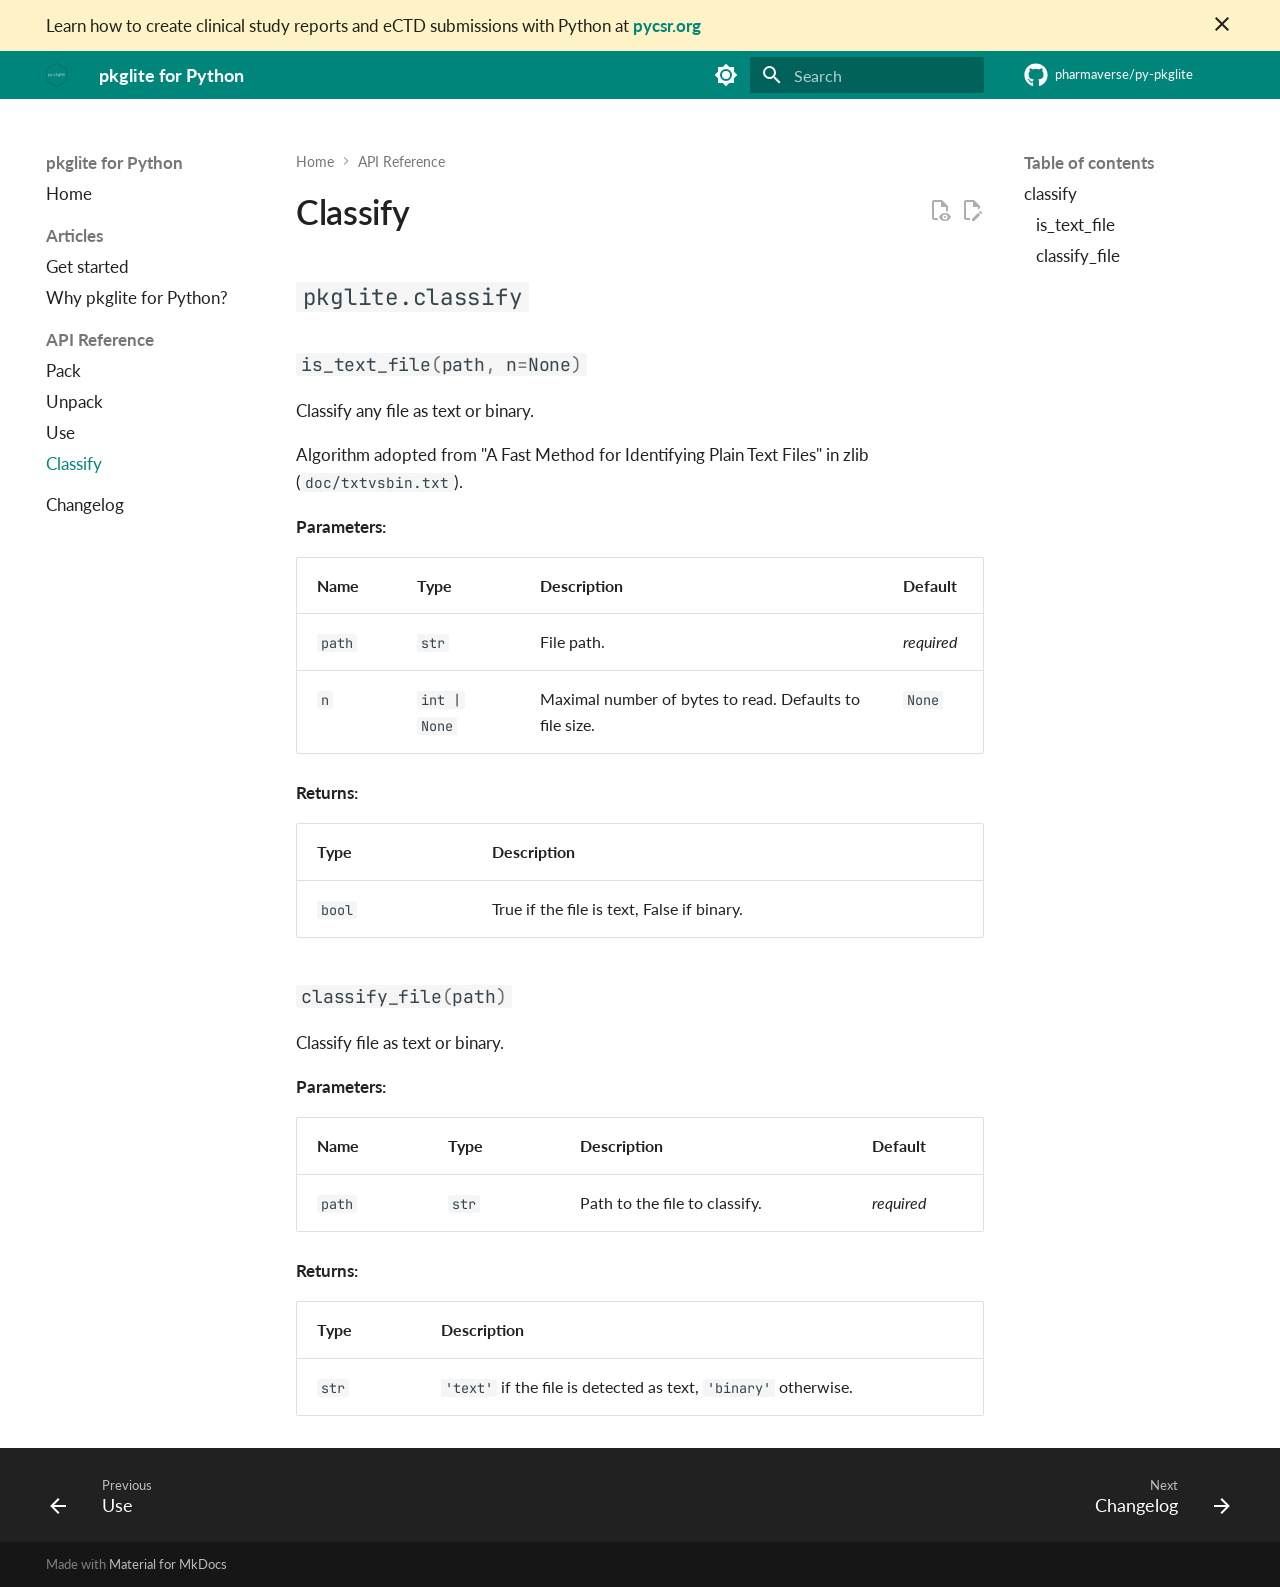
<file: reference/classify/index.html>
<!doctype html>
<html lang="en" class="no-js">
  <head>
    
      <meta charset="utf-8">
      <meta name="viewport" content="width=device-width,initial-scale=1">
      
      
      
        <link rel="canonical" href="https://pharmaverse.github.io/py-pkglite/reference/classify/">
      
      
        <link rel="prev" href="../use/">
      
      
        <link rel="next" href="../../changelog/">
      
      
        
      
      
      <link rel="icon" href="../../assets/favicon.png">
      <meta name="generator" content="mkdocs-1.6.1, mkdocs-material-9.7.0">
    
    
      
        <title>Classify - pkglite for Python</title>
      
    
    
      <link rel="stylesheet" href="../../assets/stylesheets/main.618322db.min.css">
      
        
        <link rel="stylesheet" href="../../assets/stylesheets/palette.ab4e12ef.min.css">
      
      


    
    
      
    
    
      
        
        
        <link rel="preconnect" href="https://fonts.gstatic.com" crossorigin>
        <link rel="stylesheet" href="https://fonts.googleapis.com/css?family=Lato:300,300i,400,400i,700,700i%7CRoboto+Mono:400,400i,700,700i&display=fallback">
        <style>:root{--md-text-font:"Lato";--md-code-font:"Roboto Mono"}</style>
      
    
    
      <link rel="stylesheet" href="../../assets/_mkdocstrings.css">
    
      <link rel="stylesheet" href="../../stylesheets/extra.css">
    
    <script>__md_scope=new URL("../..",location),__md_hash=e=>[...e].reduce(((e,_)=>(e<<5)-e+_.charCodeAt(0)),0),__md_get=(e,_=localStorage,t=__md_scope)=>JSON.parse(_.getItem(t.pathname+"."+e)),__md_set=(e,_,t=localStorage,a=__md_scope)=>{try{t.setItem(a.pathname+"."+e,JSON.stringify(_))}catch(e){}}</script>
    
      

    
    
  </head>
  
  
    
    
      
    
    
    
    
    <body dir="ltr" data-md-color-scheme="default" data-md-color-primary="custom" data-md-color-accent="custom">
  
    
    <input class="md-toggle" data-md-toggle="drawer" type="checkbox" id="__drawer" autocomplete="off">
    <input class="md-toggle" data-md-toggle="search" type="checkbox" id="__search" autocomplete="off">
    <label class="md-overlay" for="__drawer"></label>
    <div data-md-component="skip">
      
        
        <a href="#classify" class="md-skip">
          Skip to content
        </a>
      
    </div>
    <div data-md-component="announce">
      
        <aside class="md-banner">
          <div class="md-banner__inner md-grid md-typeset">
            
              <button class="md-banner__button md-icon" aria-label="Don't show this again">
                
                <svg xmlns="http://www.w3.org/2000/svg" viewBox="0 0 24 24"><path d="M19 6.41 17.59 5 12 10.59 6.41 5 5 6.41 10.59 12 5 17.59 6.41 19 12 13.41 17.59 19 19 17.59 13.41 12z"/></svg>
              </button>
            
            
Learn how to create clinical study reports and eCTD submissions with Python at
<a href="https://pycsr.org">
    <strong>pycsr.org</strong>
</a>

          </div>
          
            <script>var el=document.querySelector("[data-md-component=announce]");if(el){var content=el.querySelector(".md-typeset");__md_hash(content.innerHTML)===__md_get("__announce")&&(el.hidden=!0)}</script>
          
        </aside>
      
    </div>
    
    
      

  

<header class="md-header md-header--shadow" data-md-component="header">
  <nav class="md-header__inner md-grid" aria-label="Header">
    <a href="../.." title="pkglite for Python" class="md-header__button md-logo" aria-label="pkglite for Python" data-md-component="logo">
      
  <img src="../../assets/logo.png" alt="logo">

    </a>
    <label class="md-header__button md-icon" for="__drawer">
      
      <svg xmlns="http://www.w3.org/2000/svg" viewBox="0 0 24 24"><path d="M3 6h18v2H3zm0 5h18v2H3zm0 5h18v2H3z"/></svg>
    </label>
    <div class="md-header__title" data-md-component="header-title">
      <div class="md-header__ellipsis">
        <div class="md-header__topic">
          <span class="md-ellipsis">
            pkglite for Python
          </span>
        </div>
        <div class="md-header__topic" data-md-component="header-topic">
          <span class="md-ellipsis">
            
              Classify
            
          </span>
        </div>
      </div>
    </div>
    
      
        <form class="md-header__option" data-md-component="palette">
  
    
    
    
    <input class="md-option" data-md-color-media="(prefers-color-scheme: light)" data-md-color-scheme="default" data-md-color-primary="custom" data-md-color-accent="custom"  aria-label="Switch to dark mode"  type="radio" name="__palette" id="__palette_0">
    
      <label class="md-header__button md-icon" title="Switch to dark mode" for="__palette_1" hidden>
        <svg xmlns="http://www.w3.org/2000/svg" viewBox="0 0 24 24"><path d="M12 8a4 4 0 0 0-4 4 4 4 0 0 0 4 4 4 4 0 0 0 4-4 4 4 0 0 0-4-4m0 10a6 6 0 0 1-6-6 6 6 0 0 1 6-6 6 6 0 0 1 6 6 6 6 0 0 1-6 6m8-9.31V4h-4.69L12 .69 8.69 4H4v4.69L.69 12 4 15.31V20h4.69L12 23.31 15.31 20H20v-4.69L23.31 12z"/></svg>
      </label>
    
  
    
    
    
    <input class="md-option" data-md-color-media="(prefers-color-scheme: dark)" data-md-color-scheme="slate" data-md-color-primary="custom" data-md-color-accent="custom"  aria-label="Switch to light mode"  type="radio" name="__palette" id="__palette_1">
    
      <label class="md-header__button md-icon" title="Switch to light mode" for="__palette_0" hidden>
        <svg xmlns="http://www.w3.org/2000/svg" viewBox="0 0 24 24"><path d="M12 18c-.89 0-1.74-.2-2.5-.55C11.56 16.5 13 14.42 13 12s-1.44-4.5-3.5-5.45C10.26 6.2 11.11 6 12 6a6 6 0 0 1 6 6 6 6 0 0 1-6 6m8-9.31V4h-4.69L12 .69 8.69 4H4v4.69L.69 12 4 15.31V20h4.69L12 23.31 15.31 20H20v-4.69L23.31 12z"/></svg>
      </label>
    
  
</form>
      
    
    
      <script>var palette=__md_get("__palette");if(palette&&palette.color){if("(prefers-color-scheme)"===palette.color.media){var media=matchMedia("(prefers-color-scheme: light)"),input=document.querySelector(media.matches?"[data-md-color-media='(prefers-color-scheme: light)']":"[data-md-color-media='(prefers-color-scheme: dark)']");palette.color.media=input.getAttribute("data-md-color-media"),palette.color.scheme=input.getAttribute("data-md-color-scheme"),palette.color.primary=input.getAttribute("data-md-color-primary"),palette.color.accent=input.getAttribute("data-md-color-accent")}for(var[key,value]of Object.entries(palette.color))document.body.setAttribute("data-md-color-"+key,value)}</script>
    
    
    
      
      
        <label class="md-header__button md-icon" for="__search">
          
          <svg xmlns="http://www.w3.org/2000/svg" viewBox="0 0 24 24"><path d="M9.5 3A6.5 6.5 0 0 1 16 9.5c0 1.61-.59 3.09-1.56 4.23l.27.27h.79l5 5-1.5 1.5-5-5v-.79l-.27-.27A6.52 6.52 0 0 1 9.5 16 6.5 6.5 0 0 1 3 9.5 6.5 6.5 0 0 1 9.5 3m0 2C7 5 5 7 5 9.5S7 14 9.5 14 14 12 14 9.5 12 5 9.5 5"/></svg>
        </label>
        <div class="md-search" data-md-component="search" role="dialog">
  <label class="md-search__overlay" for="__search"></label>
  <div class="md-search__inner" role="search">
    <form class="md-search__form" name="search">
      <input type="text" class="md-search__input" name="query" aria-label="Search" placeholder="Search" autocapitalize="off" autocorrect="off" autocomplete="off" spellcheck="false" data-md-component="search-query" required>
      <label class="md-search__icon md-icon" for="__search">
        
        <svg xmlns="http://www.w3.org/2000/svg" viewBox="0 0 24 24"><path d="M9.5 3A6.5 6.5 0 0 1 16 9.5c0 1.61-.59 3.09-1.56 4.23l.27.27h.79l5 5-1.5 1.5-5-5v-.79l-.27-.27A6.52 6.52 0 0 1 9.5 16 6.5 6.5 0 0 1 3 9.5 6.5 6.5 0 0 1 9.5 3m0 2C7 5 5 7 5 9.5S7 14 9.5 14 14 12 14 9.5 12 5 9.5 5"/></svg>
        
        <svg xmlns="http://www.w3.org/2000/svg" viewBox="0 0 24 24"><path d="M20 11v2H8l5.5 5.5-1.42 1.42L4.16 12l7.92-7.92L13.5 5.5 8 11z"/></svg>
      </label>
      <nav class="md-search__options" aria-label="Search">
        
        <button type="reset" class="md-search__icon md-icon" title="Clear" aria-label="Clear" tabindex="-1">
          
          <svg xmlns="http://www.w3.org/2000/svg" viewBox="0 0 24 24"><path d="M19 6.41 17.59 5 12 10.59 6.41 5 5 6.41 10.59 12 5 17.59 6.41 19 12 13.41 17.59 19 19 17.59 13.41 12z"/></svg>
        </button>
      </nav>
      
        <div class="md-search__suggest" data-md-component="search-suggest"></div>
      
    </form>
    <div class="md-search__output">
      <div class="md-search__scrollwrap" tabindex="0" data-md-scrollfix>
        <div class="md-search-result" data-md-component="search-result">
          <div class="md-search-result__meta">
            Initializing search
          </div>
          <ol class="md-search-result__list" role="presentation"></ol>
        </div>
      </div>
    </div>
  </div>
</div>
      
    
    
      <div class="md-header__source">
        <a href="https://github.com/pharmaverse/py-pkglite" title="Go to repository" class="md-source" data-md-component="source">
  <div class="md-source__icon md-icon">
    
    <svg xmlns="http://www.w3.org/2000/svg" viewBox="0 0 512 512"><!--! Font Awesome Free 7.1.0 by @fontawesome - https://fontawesome.com License - https://fontawesome.com/license/free (Icons: CC BY 4.0, Fonts: SIL OFL 1.1, Code: MIT License) Copyright 2025 Fonticons, Inc.--><path d="M173.9 397.4c0 2-2.3 3.6-5.2 3.6-3.3.3-5.6-1.3-5.6-3.6 0-2 2.3-3.6 5.2-3.6 3-.3 5.6 1.3 5.6 3.6m-31.1-4.5c-.7 2 1.3 4.3 4.3 4.9 2.6 1 5.6 0 6.2-2s-1.3-4.3-4.3-5.2c-2.6-.7-5.5.3-6.2 2.3m44.2-1.7c-2.9.7-4.9 2.6-4.6 4.9.3 2 2.9 3.3 5.9 2.6 2.9-.7 4.9-2.6 4.6-4.6-.3-1.9-3-3.2-5.9-2.9M252.8 8C114.1 8 8 113.3 8 252c0 110.9 69.8 205.8 169.5 239.2 12.8 2.3 17.3-5.6 17.3-12.1 0-6.2-.3-40.4-.3-61.4 0 0-70 15-84.7-29.8 0 0-11.4-29.1-27.8-36.6 0 0-22.9-15.7 1.6-15.4 0 0 24.9 2 38.6 25.8 21.9 38.6 58.6 27.5 72.9 20.9 2.3-16 8.8-27.1 16-33.7-55.9-6.2-112.3-14.3-112.3-110.5 0-27.5 7.6-41.3 23.6-58.9-2.6-6.5-11.1-33.3 2.6-67.9 20.9-6.5 69 27 69 27 20-5.6 41.5-8.5 62.8-8.5s42.8 2.9 62.8 8.5c0 0 48.1-33.6 69-27 13.7 34.7 5.2 61.4 2.6 67.9 16 17.7 25.8 31.5 25.8 58.9 0 96.5-58.9 104.2-114.8 110.5 9.2 7.9 17 22.9 17 46.4 0 33.7-.3 75.4-.3 83.6 0 6.5 4.6 14.4 17.3 12.1C436.2 457.8 504 362.9 504 252 504 113.3 391.5 8 252.8 8M105.2 352.9c-1.3 1-1 3.3.7 5.2 1.6 1.6 3.9 2.3 5.2 1 1.3-1 1-3.3-.7-5.2-1.6-1.6-3.9-2.3-5.2-1m-10.8-8.1c-.7 1.3.3 2.9 2.3 3.9 1.6 1 3.6.7 4.3-.7.7-1.3-.3-2.9-2.3-3.9-2-.6-3.6-.3-4.3.7m32.4 35.6c-1.6 1.3-1 4.3 1.3 6.2 2.3 2.3 5.2 2.6 6.5 1 1.3-1.3.7-4.3-1.3-6.2-2.2-2.3-5.2-2.6-6.5-1m-11.4-14.7c-1.6 1-1.6 3.6 0 5.9s4.3 3.3 5.6 2.3c1.6-1.3 1.6-3.9 0-6.2-1.4-2.3-4-3.3-5.6-2"/></svg>
  </div>
  <div class="md-source__repository">
    pharmaverse/py-pkglite
  </div>
</a>
      </div>
    
  </nav>
  
</header>
    
    <div class="md-container" data-md-component="container">
      
      
        
          
        
      
      <main class="md-main" data-md-component="main">
        <div class="md-main__inner md-grid">
          
            
              
              <div class="md-sidebar md-sidebar--primary" data-md-component="sidebar" data-md-type="navigation" >
                <div class="md-sidebar__scrollwrap">
                  <div class="md-sidebar__inner">
                    



<nav class="md-nav md-nav--primary" aria-label="Navigation" data-md-level="0">
  <label class="md-nav__title" for="__drawer">
    <a href="../.." title="pkglite for Python" class="md-nav__button md-logo" aria-label="pkglite for Python" data-md-component="logo">
      
  <img src="../../assets/logo.png" alt="logo">

    </a>
    pkglite for Python
  </label>
  
    <div class="md-nav__source">
      <a href="https://github.com/pharmaverse/py-pkglite" title="Go to repository" class="md-source" data-md-component="source">
  <div class="md-source__icon md-icon">
    
    <svg xmlns="http://www.w3.org/2000/svg" viewBox="0 0 512 512"><!--! Font Awesome Free 7.1.0 by @fontawesome - https://fontawesome.com License - https://fontawesome.com/license/free (Icons: CC BY 4.0, Fonts: SIL OFL 1.1, Code: MIT License) Copyright 2025 Fonticons, Inc.--><path d="M173.9 397.4c0 2-2.3 3.6-5.2 3.6-3.3.3-5.6-1.3-5.6-3.6 0-2 2.3-3.6 5.2-3.6 3-.3 5.6 1.3 5.6 3.6m-31.1-4.5c-.7 2 1.3 4.3 4.3 4.9 2.6 1 5.6 0 6.2-2s-1.3-4.3-4.3-5.2c-2.6-.7-5.5.3-6.2 2.3m44.2-1.7c-2.9.7-4.9 2.6-4.6 4.9.3 2 2.9 3.3 5.9 2.6 2.9-.7 4.9-2.6 4.6-4.6-.3-1.9-3-3.2-5.9-2.9M252.8 8C114.1 8 8 113.3 8 252c0 110.9 69.8 205.8 169.5 239.2 12.8 2.3 17.3-5.6 17.3-12.1 0-6.2-.3-40.4-.3-61.4 0 0-70 15-84.7-29.8 0 0-11.4-29.1-27.8-36.6 0 0-22.9-15.7 1.6-15.4 0 0 24.9 2 38.6 25.8 21.9 38.6 58.6 27.5 72.9 20.9 2.3-16 8.8-27.1 16-33.7-55.9-6.2-112.3-14.3-112.3-110.5 0-27.5 7.6-41.3 23.6-58.9-2.6-6.5-11.1-33.3 2.6-67.9 20.9-6.5 69 27 69 27 20-5.6 41.5-8.5 62.8-8.5s42.8 2.9 62.8 8.5c0 0 48.1-33.6 69-27 13.7 34.7 5.2 61.4 2.6 67.9 16 17.7 25.8 31.5 25.8 58.9 0 96.5-58.9 104.2-114.8 110.5 9.2 7.9 17 22.9 17 46.4 0 33.7-.3 75.4-.3 83.6 0 6.5 4.6 14.4 17.3 12.1C436.2 457.8 504 362.9 504 252 504 113.3 391.5 8 252.8 8M105.2 352.9c-1.3 1-1 3.3.7 5.2 1.6 1.6 3.9 2.3 5.2 1 1.3-1 1-3.3-.7-5.2-1.6-1.6-3.9-2.3-5.2-1m-10.8-8.1c-.7 1.3.3 2.9 2.3 3.9 1.6 1 3.6.7 4.3-.7.7-1.3-.3-2.9-2.3-3.9-2-.6-3.6-.3-4.3.7m32.4 35.6c-1.6 1.3-1 4.3 1.3 6.2 2.3 2.3 5.2 2.6 6.5 1 1.3-1.3.7-4.3-1.3-6.2-2.2-2.3-5.2-2.6-6.5-1m-11.4-14.7c-1.6 1-1.6 3.6 0 5.9s4.3 3.3 5.6 2.3c1.6-1.3 1.6-3.9 0-6.2-1.4-2.3-4-3.3-5.6-2"/></svg>
  </div>
  <div class="md-source__repository">
    pharmaverse/py-pkglite
  </div>
</a>
    </div>
  
  <ul class="md-nav__list" data-md-scrollfix>
    
      
      
  
  
  
  
    <li class="md-nav__item">
      <a href="../.." class="md-nav__link">
        
  
  
  <span class="md-ellipsis">
    
  
    Home
  

    
  </span>
  
  

      </a>
    </li>
  

    
      
      
  
  
  
  
    
    
      
        
      
        
      
    
    
    
      
        
        
      
    
    
    <li class="md-nav__item md-nav__item--section md-nav__item--nested">
      
        
        
          
        
        <input class="md-nav__toggle md-toggle md-toggle--indeterminate" type="checkbox" id="__nav_2" >
        
          
          <label class="md-nav__link" for="__nav_2" id="__nav_2_label" tabindex="">
            
  
  
  <span class="md-ellipsis">
    
  
    Articles
  

    
  </span>
  
  

            <span class="md-nav__icon md-icon"></span>
          </label>
        
        <nav class="md-nav" data-md-level="1" aria-labelledby="__nav_2_label" aria-expanded="false">
          <label class="md-nav__title" for="__nav_2">
            <span class="md-nav__icon md-icon"></span>
            
  
    Articles
  

          </label>
          <ul class="md-nav__list" data-md-scrollfix>
            
              
                
  
  
  
  
    <li class="md-nav__item">
      <a href="../../articles/get-started/" class="md-nav__link">
        
  
  
  <span class="md-ellipsis">
    
  
    Get started
  

    
  </span>
  
  

      </a>
    </li>
  

              
            
              
                
  
  
  
  
    <li class="md-nav__item">
      <a href="../../articles/design/" class="md-nav__link">
        
  
  
  <span class="md-ellipsis">
    
  
    Why pkglite for Python?
  

    
  </span>
  
  

      </a>
    </li>
  

              
            
          </ul>
        </nav>
      
    </li>
  

    
      
      
  
  
    
  
  
  
    
    
      
        
      
        
      
        
      
        
      
    
    
    
      
        
        
      
    
    
    <li class="md-nav__item md-nav__item--active md-nav__item--section md-nav__item--nested">
      
        
        
        <input class="md-nav__toggle md-toggle " type="checkbox" id="__nav_3" checked>
        
          
          <label class="md-nav__link" for="__nav_3" id="__nav_3_label" tabindex="">
            
  
  
  <span class="md-ellipsis">
    
  
    API Reference
  

    
  </span>
  
  

            <span class="md-nav__icon md-icon"></span>
          </label>
        
        <nav class="md-nav" data-md-level="1" aria-labelledby="__nav_3_label" aria-expanded="true">
          <label class="md-nav__title" for="__nav_3">
            <span class="md-nav__icon md-icon"></span>
            
  
    API Reference
  

          </label>
          <ul class="md-nav__list" data-md-scrollfix>
            
              
                
  
  
  
  
    <li class="md-nav__item">
      <a href="../pack/" class="md-nav__link">
        
  
  
  <span class="md-ellipsis">
    
  
    Pack
  

    
  </span>
  
  

      </a>
    </li>
  

              
            
              
                
  
  
  
  
    <li class="md-nav__item">
      <a href="../unpack/" class="md-nav__link">
        
  
  
  <span class="md-ellipsis">
    
  
    Unpack
  

    
  </span>
  
  

      </a>
    </li>
  

              
            
              
                
  
  
  
  
    <li class="md-nav__item">
      <a href="../use/" class="md-nav__link">
        
  
  
  <span class="md-ellipsis">
    
  
    Use
  

    
  </span>
  
  

      </a>
    </li>
  

              
            
              
                
  
  
    
  
  
  
    <li class="md-nav__item md-nav__item--active">
      
      <input class="md-nav__toggle md-toggle" type="checkbox" id="__toc">
      
      
        
      
      
        <label class="md-nav__link md-nav__link--active" for="__toc">
          
  
  
  <span class="md-ellipsis">
    
  
    Classify
  

    
  </span>
  
  

          <span class="md-nav__icon md-icon"></span>
        </label>
      
      <a href="./" class="md-nav__link md-nav__link--active">
        
  
  
  <span class="md-ellipsis">
    
  
    Classify
  

    
  </span>
  
  

      </a>
      
        

<nav class="md-nav md-nav--secondary" aria-label="Table of contents">
  
  
  
    
  
  
    <label class="md-nav__title" for="__toc">
      <span class="md-nav__icon md-icon"></span>
      Table of contents
    </label>
    <ul class="md-nav__list" data-md-component="toc" data-md-scrollfix>
      
        <li class="md-nav__item">
  <a href="#pkglite.classify" class="md-nav__link">
    <span class="md-ellipsis">
      
        classify
      
    </span>
  </a>
  
    <nav class="md-nav" aria-label="classify">
      <ul class="md-nav__list">
        
          <li class="md-nav__item">
  <a href="#pkglite.classify.is_text_file" class="md-nav__link">
    <span class="md-ellipsis">
      
        is_text_file
      
    </span>
  </a>
  
</li>
        
          <li class="md-nav__item">
  <a href="#pkglite.classify.classify_file" class="md-nav__link">
    <span class="md-ellipsis">
      
        classify_file
      
    </span>
  </a>
  
</li>
        
      </ul>
    </nav>
  
</li>
      
    </ul>
  
</nav>
      
    </li>
  

              
            
          </ul>
        </nav>
      
    </li>
  

    
      
      
  
  
  
  
    <li class="md-nav__item">
      <a href="../../changelog/" class="md-nav__link">
        
  
  
  <span class="md-ellipsis">
    
  
    Changelog
  

    
  </span>
  
  

      </a>
    </li>
  

    
  </ul>
</nav>
                  </div>
                </div>
              </div>
            
            
              
              <div class="md-sidebar md-sidebar--secondary" data-md-component="sidebar" data-md-type="toc" >
                <div class="md-sidebar__scrollwrap">
                  <div class="md-sidebar__inner">
                    

<nav class="md-nav md-nav--secondary" aria-label="Table of contents">
  
  
  
    
  
  
    <label class="md-nav__title" for="__toc">
      <span class="md-nav__icon md-icon"></span>
      Table of contents
    </label>
    <ul class="md-nav__list" data-md-component="toc" data-md-scrollfix>
      
        <li class="md-nav__item">
  <a href="#pkglite.classify" class="md-nav__link">
    <span class="md-ellipsis">
      
        classify
      
    </span>
  </a>
  
    <nav class="md-nav" aria-label="classify">
      <ul class="md-nav__list">
        
          <li class="md-nav__item">
  <a href="#pkglite.classify.is_text_file" class="md-nav__link">
    <span class="md-ellipsis">
      
        is_text_file
      
    </span>
  </a>
  
</li>
        
          <li class="md-nav__item">
  <a href="#pkglite.classify.classify_file" class="md-nav__link">
    <span class="md-ellipsis">
      
        classify_file
      
    </span>
  </a>
  
</li>
        
      </ul>
    </nav>
  
</li>
      
    </ul>
  
</nav>
                  </div>
                </div>
              </div>
            
          
          
            <div class="md-content" data-md-component="content">
              
                



  


  <nav class="md-path" aria-label="Navigation" >
    <ol class="md-path__list">
      
        
  
  
    <li class="md-path__item">
      <a href="../.." class="md-path__link">
        
  <span class="md-ellipsis">
    Home
  </span>

      </a>
    </li>
  

      
      
        
  
  
    
    
      <li class="md-path__item">
        <a href="../pack/" class="md-path__link">
          
  <span class="md-ellipsis">
    API Reference
  </span>

        </a>
      </li>
    
  

      
    </ol>
  </nav>

              
              <article class="md-content__inner md-typeset">
                
                  


  
    <a href="https://github.com/pharmaverse/py-pkglite/edit/main/docs/reference/classify.md" title="Edit this page" class="md-content__button md-icon" rel="edit">
      
      <svg xmlns="http://www.w3.org/2000/svg" viewBox="0 0 24 24"><path d="M10 20H6V4h7v5h5v3.1l2-2V8l-6-6H6c-1.1 0-2 .9-2 2v16c0 1.1.9 2 2 2h4zm10.2-7c.1 0 .3.1.4.2l1.3 1.3c.2.2.2.6 0 .8l-1 1-2.1-2.1 1-1c.1-.1.2-.2.4-.2m0 3.9L14.1 23H12v-2.1l6.1-6.1z"/></svg>
    </a>
  
  
    
      
    
    <a href="https://github.com/pharmaverse/py-pkglite/raw/main/docs/reference/classify.md" title="View source of this page" class="md-content__button md-icon">
      
      <svg xmlns="http://www.w3.org/2000/svg" viewBox="0 0 24 24"><path d="M17 18c.56 0 1 .44 1 1s-.44 1-1 1-1-.44-1-1 .44-1 1-1m0-3c-2.73 0-5.06 1.66-6 4 .94 2.34 3.27 4 6 4s5.06-1.66 6-4c-.94-2.34-3.27-4-6-4m0 6.5a2.5 2.5 0 0 1-2.5-2.5 2.5 2.5 0 0 1 2.5-2.5 2.5 2.5 0 0 1 2.5 2.5 2.5 2.5 0 0 1-2.5 2.5M9.27 20H6V4h7v5h5v4.07c.7.08 1.36.25 2 .49V8l-6-6H6a2 2 0 0 0-2 2v16a2 2 0 0 0 2 2h4.5a8.2 8.2 0 0 1-1.23-2"/></svg>
    </a>
  


<h1 id="classify">Classify<a class="headerlink" href="#classify" title="Permanent link">&para;</a></h1>


<div class="doc doc-object doc-module">



<h2 id="pkglite.classify" class="doc doc-heading">
            <code>pkglite.classify</code>


<a href="#pkglite.classify" class="headerlink" title="Permanent link">&para;</a></h2>

    <div class="doc doc-contents first">










  <div class="doc doc-children">










<div class="doc doc-object doc-function">


<h3 id="pkglite.classify.is_text_file" class="doc doc-heading">
            <code class="highlight language-python"><span class="n">is_text_file</span><span class="p">(</span><span class="n">path</span><span class="p">,</span> <span class="n">n</span><span class="o">=</span><span class="kc">None</span><span class="p">)</span></code>

<a href="#pkglite.classify.is_text_file" class="headerlink" title="Permanent link">&para;</a></h3>


    <div class="doc doc-contents ">

        <p>Classify any file as text or binary.</p>
<p>Algorithm adopted from "A Fast Method for Identifying Plain Text Files"
in zlib (<code>doc/txtvsbin.txt</code>).</p>


<p><span class="doc-section-title">Parameters:</span></p>
    <table>
      <thead>
        <tr>
          <th>Name</th>
          <th>Type</th>
          <th>Description</th>
          <th>Default</th>
        </tr>
      </thead>
      <tbody>
          <tr class="doc-section-item">
            <td>
                <code>path</code>
            </td>
            <td>
                  <code><span title="str">str</span></code>
            </td>
            <td>
              <div class="doc-md-description">
                <p>File path.</p>
              </div>
            </td>
            <td>
                <em>required</em>
            </td>
          </tr>
          <tr class="doc-section-item">
            <td>
                <code>n</code>
            </td>
            <td>
                  <code><span title="int">int</span> | None</code>
            </td>
            <td>
              <div class="doc-md-description">
                <p>Maximal number of bytes to read. Defaults to file size.</p>
              </div>
            </td>
            <td>
                  <code>None</code>
            </td>
          </tr>
      </tbody>
    </table>


    <p><span class="doc-section-title">Returns:</span></p>
    <table>
      <thead>
        <tr>
          <th>Type</th>
          <th>Description</th>
        </tr>
      </thead>
      <tbody>
          <tr class="doc-section-item">
            <td>
                  <code><span title="bool">bool</span></code>
            </td>
            <td>
              <div class="doc-md-description">
                <p>True if the file is text, False if binary.</p>
              </div>
            </td>
          </tr>
      </tbody>
    </table>


    </div>

</div>

<div class="doc doc-object doc-function">


<h3 id="pkglite.classify.classify_file" class="doc doc-heading">
            <code class="highlight language-python"><span class="n">classify_file</span><span class="p">(</span><span class="n">path</span><span class="p">)</span></code>

<a href="#pkglite.classify.classify_file" class="headerlink" title="Permanent link">&para;</a></h3>


    <div class="doc doc-contents ">

        <p>Classify file as text or binary.</p>


<p><span class="doc-section-title">Parameters:</span></p>
    <table>
      <thead>
        <tr>
          <th>Name</th>
          <th>Type</th>
          <th>Description</th>
          <th>Default</th>
        </tr>
      </thead>
      <tbody>
          <tr class="doc-section-item">
            <td>
                <code>path</code>
            </td>
            <td>
                  <code><span title="str">str</span></code>
            </td>
            <td>
              <div class="doc-md-description">
                <p>Path to the file to classify.</p>
              </div>
            </td>
            <td>
                <em>required</em>
            </td>
          </tr>
      </tbody>
    </table>


    <p><span class="doc-section-title">Returns:</span></p>
    <table>
      <thead>
        <tr>
          <th>Type</th>
          <th>Description</th>
        </tr>
      </thead>
      <tbody>
          <tr class="doc-section-item">
            <td>
                  <code><span title="str">str</span></code>
            </td>
            <td>
              <div class="doc-md-description">
                <p><code>'text'</code> if the file is detected as text, <code>'binary'</code> otherwise.</p>
              </div>
            </td>
          </tr>
      </tbody>
    </table>


    </div>

</div>



  </div>

    </div>

</div>












                
              </article>
            </div>
          
          
<script>var target=document.getElementById(location.hash.slice(1));target&&target.name&&(target.checked=target.name.startsWith("__tabbed_"))</script>
        </div>
        
          <button type="button" class="md-top md-icon" data-md-component="top" hidden>
  
  <svg xmlns="http://www.w3.org/2000/svg" viewBox="0 0 24 24"><path d="M13 20h-2V8l-5.5 5.5-1.42-1.42L12 4.16l7.92 7.92-1.42 1.42L13 8z"/></svg>
  Back to top
</button>
        
      </main>
      
        <footer class="md-footer">
  
    
      
      <nav class="md-footer__inner md-grid" aria-label="Footer" >
        
          
          <a href="../use/" class="md-footer__link md-footer__link--prev" aria-label="Previous: Use">
            <div class="md-footer__button md-icon">
              
              <svg xmlns="http://www.w3.org/2000/svg" viewBox="0 0 24 24"><path d="M20 11v2H8l5.5 5.5-1.42 1.42L4.16 12l7.92-7.92L13.5 5.5 8 11z"/></svg>
            </div>
            <div class="md-footer__title">
              <span class="md-footer__direction">
                Previous
              </span>
              <div class="md-ellipsis">
                Use
              </div>
            </div>
          </a>
        
        
          
          <a href="../../changelog/" class="md-footer__link md-footer__link--next" aria-label="Next: Changelog">
            <div class="md-footer__title">
              <span class="md-footer__direction">
                Next
              </span>
              <div class="md-ellipsis">
                Changelog
              </div>
            </div>
            <div class="md-footer__button md-icon">
              
              <svg xmlns="http://www.w3.org/2000/svg" viewBox="0 0 24 24"><path d="M4 11v2h12l-5.5 5.5 1.42 1.42L19.84 12l-7.92-7.92L10.5 5.5 16 11z"/></svg>
            </div>
          </a>
        
      </nav>
    
  
  <div class="md-footer-meta md-typeset">
    <div class="md-footer-meta__inner md-grid">
      <div class="md-copyright">
  
  
    Made with
    <a href="https://squidfunk.github.io/mkdocs-material/" target="_blank" rel="noopener">
      Material for MkDocs
    </a>
  
</div>
      
    </div>
  </div>
</footer>
      
    </div>
    <div class="md-dialog" data-md-component="dialog">
      <div class="md-dialog__inner md-typeset"></div>
    </div>
    
    
    
      
      
      <script id="__config" type="application/json">{"annotate": null, "base": "../..", "features": ["announce.dismiss", "content.action.edit", "content.action.view", "content.code.annotate", "content.code.copy", "content.tooltips", "navigation.footer", "navigation.indexes", "navigation.sections", "navigation.expand", "navigation.top", "navigation.path", "search.highlight", "search.suggest", "toc.follow"], "search": "../../assets/javascripts/workers/search.7a47a382.min.js", "tags": null, "translations": {"clipboard.copied": "Copied to clipboard", "clipboard.copy": "Copy to clipboard", "search.result.more.one": "1 more on this page", "search.result.more.other": "# more on this page", "search.result.none": "No matching documents", "search.result.one": "1 matching document", "search.result.other": "# matching documents", "search.result.placeholder": "Type to start searching", "search.result.term.missing": "Missing", "select.version": "Select version"}, "version": null}</script>
    
    
      <script src="../../assets/javascripts/bundle.e71a0d61.min.js"></script>
      
    
  </body>
</html>
</file>
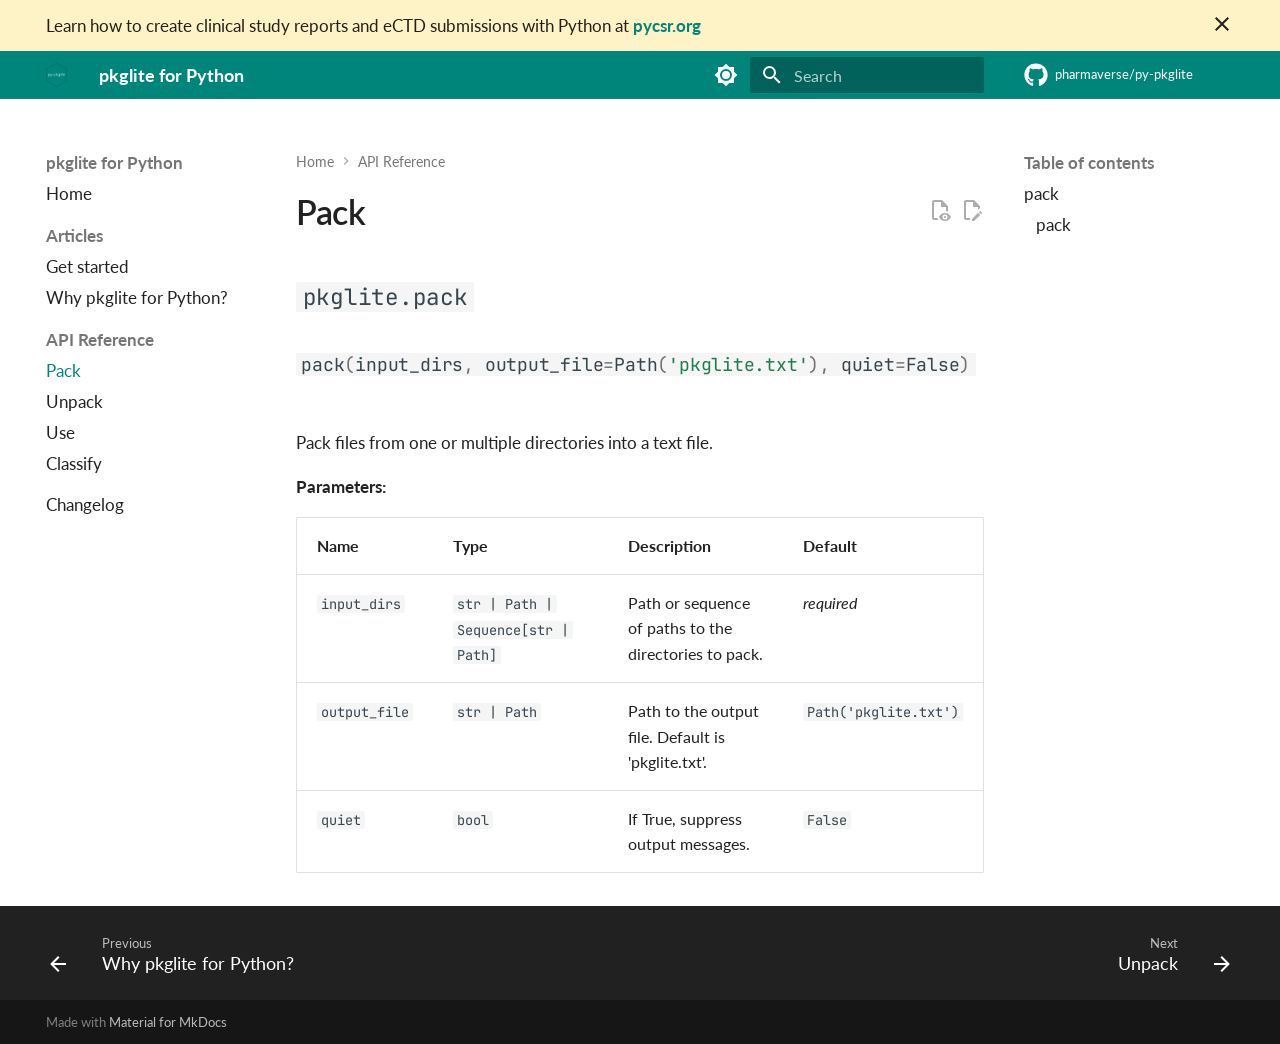
<file: reference/pack/index.html>
<!doctype html>
<html lang="en" class="no-js">
  <head>
    
      <meta charset="utf-8">
      <meta name="viewport" content="width=device-width,initial-scale=1">
      
      
      
        <link rel="canonical" href="https://pharmaverse.github.io/py-pkglite/reference/pack/">
      
      
        <link rel="prev" href="../../articles/design/">
      
      
        <link rel="next" href="../unpack/">
      
      
        
      
      
      <link rel="icon" href="../../assets/favicon.png">
      <meta name="generator" content="mkdocs-1.6.1, mkdocs-material-9.7.0">
    
    
      
        <title>Pack - pkglite for Python</title>
      
    
    
      <link rel="stylesheet" href="../../assets/stylesheets/main.618322db.min.css">
      
        
        <link rel="stylesheet" href="../../assets/stylesheets/palette.ab4e12ef.min.css">
      
      


    
    
      
    
    
      
        
        
        <link rel="preconnect" href="https://fonts.gstatic.com" crossorigin>
        <link rel="stylesheet" href="https://fonts.googleapis.com/css?family=Lato:300,300i,400,400i,700,700i%7CRoboto+Mono:400,400i,700,700i&display=fallback">
        <style>:root{--md-text-font:"Lato";--md-code-font:"Roboto Mono"}</style>
      
    
    
      <link rel="stylesheet" href="../../assets/_mkdocstrings.css">
    
      <link rel="stylesheet" href="../../stylesheets/extra.css">
    
    <script>__md_scope=new URL("../..",location),__md_hash=e=>[...e].reduce(((e,_)=>(e<<5)-e+_.charCodeAt(0)),0),__md_get=(e,_=localStorage,t=__md_scope)=>JSON.parse(_.getItem(t.pathname+"."+e)),__md_set=(e,_,t=localStorage,a=__md_scope)=>{try{t.setItem(a.pathname+"."+e,JSON.stringify(_))}catch(e){}}</script>
    
      

    
    
  </head>
  
  
    
    
      
    
    
    
    
    <body dir="ltr" data-md-color-scheme="default" data-md-color-primary="custom" data-md-color-accent="custom">
  
    
    <input class="md-toggle" data-md-toggle="drawer" type="checkbox" id="__drawer" autocomplete="off">
    <input class="md-toggle" data-md-toggle="search" type="checkbox" id="__search" autocomplete="off">
    <label class="md-overlay" for="__drawer"></label>
    <div data-md-component="skip">
      
        
        <a href="#pack" class="md-skip">
          Skip to content
        </a>
      
    </div>
    <div data-md-component="announce">
      
        <aside class="md-banner">
          <div class="md-banner__inner md-grid md-typeset">
            
              <button class="md-banner__button md-icon" aria-label="Don't show this again">
                
                <svg xmlns="http://www.w3.org/2000/svg" viewBox="0 0 24 24"><path d="M19 6.41 17.59 5 12 10.59 6.41 5 5 6.41 10.59 12 5 17.59 6.41 19 12 13.41 17.59 19 19 17.59 13.41 12z"/></svg>
              </button>
            
            
Learn how to create clinical study reports and eCTD submissions with Python at
<a href="https://pycsr.org">
    <strong>pycsr.org</strong>
</a>

          </div>
          
            <script>var el=document.querySelector("[data-md-component=announce]");if(el){var content=el.querySelector(".md-typeset");__md_hash(content.innerHTML)===__md_get("__announce")&&(el.hidden=!0)}</script>
          
        </aside>
      
    </div>
    
    
      

  

<header class="md-header md-header--shadow" data-md-component="header">
  <nav class="md-header__inner md-grid" aria-label="Header">
    <a href="../.." title="pkglite for Python" class="md-header__button md-logo" aria-label="pkglite for Python" data-md-component="logo">
      
  <img src="../../assets/logo.png" alt="logo">

    </a>
    <label class="md-header__button md-icon" for="__drawer">
      
      <svg xmlns="http://www.w3.org/2000/svg" viewBox="0 0 24 24"><path d="M3 6h18v2H3zm0 5h18v2H3zm0 5h18v2H3z"/></svg>
    </label>
    <div class="md-header__title" data-md-component="header-title">
      <div class="md-header__ellipsis">
        <div class="md-header__topic">
          <span class="md-ellipsis">
            pkglite for Python
          </span>
        </div>
        <div class="md-header__topic" data-md-component="header-topic">
          <span class="md-ellipsis">
            
              Pack
            
          </span>
        </div>
      </div>
    </div>
    
      
        <form class="md-header__option" data-md-component="palette">
  
    
    
    
    <input class="md-option" data-md-color-media="(prefers-color-scheme: light)" data-md-color-scheme="default" data-md-color-primary="custom" data-md-color-accent="custom"  aria-label="Switch to dark mode"  type="radio" name="__palette" id="__palette_0">
    
      <label class="md-header__button md-icon" title="Switch to dark mode" for="__palette_1" hidden>
        <svg xmlns="http://www.w3.org/2000/svg" viewBox="0 0 24 24"><path d="M12 8a4 4 0 0 0-4 4 4 4 0 0 0 4 4 4 4 0 0 0 4-4 4 4 0 0 0-4-4m0 10a6 6 0 0 1-6-6 6 6 0 0 1 6-6 6 6 0 0 1 6 6 6 6 0 0 1-6 6m8-9.31V4h-4.69L12 .69 8.69 4H4v4.69L.69 12 4 15.31V20h4.69L12 23.31 15.31 20H20v-4.69L23.31 12z"/></svg>
      </label>
    
  
    
    
    
    <input class="md-option" data-md-color-media="(prefers-color-scheme: dark)" data-md-color-scheme="slate" data-md-color-primary="custom" data-md-color-accent="custom"  aria-label="Switch to light mode"  type="radio" name="__palette" id="__palette_1">
    
      <label class="md-header__button md-icon" title="Switch to light mode" for="__palette_0" hidden>
        <svg xmlns="http://www.w3.org/2000/svg" viewBox="0 0 24 24"><path d="M12 18c-.89 0-1.74-.2-2.5-.55C11.56 16.5 13 14.42 13 12s-1.44-4.5-3.5-5.45C10.26 6.2 11.11 6 12 6a6 6 0 0 1 6 6 6 6 0 0 1-6 6m8-9.31V4h-4.69L12 .69 8.69 4H4v4.69L.69 12 4 15.31V20h4.69L12 23.31 15.31 20H20v-4.69L23.31 12z"/></svg>
      </label>
    
  
</form>
      
    
    
      <script>var palette=__md_get("__palette");if(palette&&palette.color){if("(prefers-color-scheme)"===palette.color.media){var media=matchMedia("(prefers-color-scheme: light)"),input=document.querySelector(media.matches?"[data-md-color-media='(prefers-color-scheme: light)']":"[data-md-color-media='(prefers-color-scheme: dark)']");palette.color.media=input.getAttribute("data-md-color-media"),palette.color.scheme=input.getAttribute("data-md-color-scheme"),palette.color.primary=input.getAttribute("data-md-color-primary"),palette.color.accent=input.getAttribute("data-md-color-accent")}for(var[key,value]of Object.entries(palette.color))document.body.setAttribute("data-md-color-"+key,value)}</script>
    
    
    
      
      
        <label class="md-header__button md-icon" for="__search">
          
          <svg xmlns="http://www.w3.org/2000/svg" viewBox="0 0 24 24"><path d="M9.5 3A6.5 6.5 0 0 1 16 9.5c0 1.61-.59 3.09-1.56 4.23l.27.27h.79l5 5-1.5 1.5-5-5v-.79l-.27-.27A6.52 6.52 0 0 1 9.5 16 6.5 6.5 0 0 1 3 9.5 6.5 6.5 0 0 1 9.5 3m0 2C7 5 5 7 5 9.5S7 14 9.5 14 14 12 14 9.5 12 5 9.5 5"/></svg>
        </label>
        <div class="md-search" data-md-component="search" role="dialog">
  <label class="md-search__overlay" for="__search"></label>
  <div class="md-search__inner" role="search">
    <form class="md-search__form" name="search">
      <input type="text" class="md-search__input" name="query" aria-label="Search" placeholder="Search" autocapitalize="off" autocorrect="off" autocomplete="off" spellcheck="false" data-md-component="search-query" required>
      <label class="md-search__icon md-icon" for="__search">
        
        <svg xmlns="http://www.w3.org/2000/svg" viewBox="0 0 24 24"><path d="M9.5 3A6.5 6.5 0 0 1 16 9.5c0 1.61-.59 3.09-1.56 4.23l.27.27h.79l5 5-1.5 1.5-5-5v-.79l-.27-.27A6.52 6.52 0 0 1 9.5 16 6.5 6.5 0 0 1 3 9.5 6.5 6.5 0 0 1 9.5 3m0 2C7 5 5 7 5 9.5S7 14 9.5 14 14 12 14 9.5 12 5 9.5 5"/></svg>
        
        <svg xmlns="http://www.w3.org/2000/svg" viewBox="0 0 24 24"><path d="M20 11v2H8l5.5 5.5-1.42 1.42L4.16 12l7.92-7.92L13.5 5.5 8 11z"/></svg>
      </label>
      <nav class="md-search__options" aria-label="Search">
        
        <button type="reset" class="md-search__icon md-icon" title="Clear" aria-label="Clear" tabindex="-1">
          
          <svg xmlns="http://www.w3.org/2000/svg" viewBox="0 0 24 24"><path d="M19 6.41 17.59 5 12 10.59 6.41 5 5 6.41 10.59 12 5 17.59 6.41 19 12 13.41 17.59 19 19 17.59 13.41 12z"/></svg>
        </button>
      </nav>
      
        <div class="md-search__suggest" data-md-component="search-suggest"></div>
      
    </form>
    <div class="md-search__output">
      <div class="md-search__scrollwrap" tabindex="0" data-md-scrollfix>
        <div class="md-search-result" data-md-component="search-result">
          <div class="md-search-result__meta">
            Initializing search
          </div>
          <ol class="md-search-result__list" role="presentation"></ol>
        </div>
      </div>
    </div>
  </div>
</div>
      
    
    
      <div class="md-header__source">
        <a href="https://github.com/pharmaverse/py-pkglite" title="Go to repository" class="md-source" data-md-component="source">
  <div class="md-source__icon md-icon">
    
    <svg xmlns="http://www.w3.org/2000/svg" viewBox="0 0 512 512"><!--! Font Awesome Free 7.1.0 by @fontawesome - https://fontawesome.com License - https://fontawesome.com/license/free (Icons: CC BY 4.0, Fonts: SIL OFL 1.1, Code: MIT License) Copyright 2025 Fonticons, Inc.--><path d="M173.9 397.4c0 2-2.3 3.6-5.2 3.6-3.3.3-5.6-1.3-5.6-3.6 0-2 2.3-3.6 5.2-3.6 3-.3 5.6 1.3 5.6 3.6m-31.1-4.5c-.7 2 1.3 4.3 4.3 4.9 2.6 1 5.6 0 6.2-2s-1.3-4.3-4.3-5.2c-2.6-.7-5.5.3-6.2 2.3m44.2-1.7c-2.9.7-4.9 2.6-4.6 4.9.3 2 2.9 3.3 5.9 2.6 2.9-.7 4.9-2.6 4.6-4.6-.3-1.9-3-3.2-5.9-2.9M252.8 8C114.1 8 8 113.3 8 252c0 110.9 69.8 205.8 169.5 239.2 12.8 2.3 17.3-5.6 17.3-12.1 0-6.2-.3-40.4-.3-61.4 0 0-70 15-84.7-29.8 0 0-11.4-29.1-27.8-36.6 0 0-22.9-15.7 1.6-15.4 0 0 24.9 2 38.6 25.8 21.9 38.6 58.6 27.5 72.9 20.9 2.3-16 8.8-27.1 16-33.7-55.9-6.2-112.3-14.3-112.3-110.5 0-27.5 7.6-41.3 23.6-58.9-2.6-6.5-11.1-33.3 2.6-67.9 20.9-6.5 69 27 69 27 20-5.6 41.5-8.5 62.8-8.5s42.8 2.9 62.8 8.5c0 0 48.1-33.6 69-27 13.7 34.7 5.2 61.4 2.6 67.9 16 17.7 25.8 31.5 25.8 58.9 0 96.5-58.9 104.2-114.8 110.5 9.2 7.9 17 22.9 17 46.4 0 33.7-.3 75.4-.3 83.6 0 6.5 4.6 14.4 17.3 12.1C436.2 457.8 504 362.9 504 252 504 113.3 391.5 8 252.8 8M105.2 352.9c-1.3 1-1 3.3.7 5.2 1.6 1.6 3.9 2.3 5.2 1 1.3-1 1-3.3-.7-5.2-1.6-1.6-3.9-2.3-5.2-1m-10.8-8.1c-.7 1.3.3 2.9 2.3 3.9 1.6 1 3.6.7 4.3-.7.7-1.3-.3-2.9-2.3-3.9-2-.6-3.6-.3-4.3.7m32.4 35.6c-1.6 1.3-1 4.3 1.3 6.2 2.3 2.3 5.2 2.6 6.5 1 1.3-1.3.7-4.3-1.3-6.2-2.2-2.3-5.2-2.6-6.5-1m-11.4-14.7c-1.6 1-1.6 3.6 0 5.9s4.3 3.3 5.6 2.3c1.6-1.3 1.6-3.9 0-6.2-1.4-2.3-4-3.3-5.6-2"/></svg>
  </div>
  <div class="md-source__repository">
    pharmaverse/py-pkglite
  </div>
</a>
      </div>
    
  </nav>
  
</header>
    
    <div class="md-container" data-md-component="container">
      
      
        
          
        
      
      <main class="md-main" data-md-component="main">
        <div class="md-main__inner md-grid">
          
            
              
              <div class="md-sidebar md-sidebar--primary" data-md-component="sidebar" data-md-type="navigation" >
                <div class="md-sidebar__scrollwrap">
                  <div class="md-sidebar__inner">
                    



<nav class="md-nav md-nav--primary" aria-label="Navigation" data-md-level="0">
  <label class="md-nav__title" for="__drawer">
    <a href="../.." title="pkglite for Python" class="md-nav__button md-logo" aria-label="pkglite for Python" data-md-component="logo">
      
  <img src="../../assets/logo.png" alt="logo">

    </a>
    pkglite for Python
  </label>
  
    <div class="md-nav__source">
      <a href="https://github.com/pharmaverse/py-pkglite" title="Go to repository" class="md-source" data-md-component="source">
  <div class="md-source__icon md-icon">
    
    <svg xmlns="http://www.w3.org/2000/svg" viewBox="0 0 512 512"><!--! Font Awesome Free 7.1.0 by @fontawesome - https://fontawesome.com License - https://fontawesome.com/license/free (Icons: CC BY 4.0, Fonts: SIL OFL 1.1, Code: MIT License) Copyright 2025 Fonticons, Inc.--><path d="M173.9 397.4c0 2-2.3 3.6-5.2 3.6-3.3.3-5.6-1.3-5.6-3.6 0-2 2.3-3.6 5.2-3.6 3-.3 5.6 1.3 5.6 3.6m-31.1-4.5c-.7 2 1.3 4.3 4.3 4.9 2.6 1 5.6 0 6.2-2s-1.3-4.3-4.3-5.2c-2.6-.7-5.5.3-6.2 2.3m44.2-1.7c-2.9.7-4.9 2.6-4.6 4.9.3 2 2.9 3.3 5.9 2.6 2.9-.7 4.9-2.6 4.6-4.6-.3-1.9-3-3.2-5.9-2.9M252.8 8C114.1 8 8 113.3 8 252c0 110.9 69.8 205.8 169.5 239.2 12.8 2.3 17.3-5.6 17.3-12.1 0-6.2-.3-40.4-.3-61.4 0 0-70 15-84.7-29.8 0 0-11.4-29.1-27.8-36.6 0 0-22.9-15.7 1.6-15.4 0 0 24.9 2 38.6 25.8 21.9 38.6 58.6 27.5 72.9 20.9 2.3-16 8.8-27.1 16-33.7-55.9-6.2-112.3-14.3-112.3-110.5 0-27.5 7.6-41.3 23.6-58.9-2.6-6.5-11.1-33.3 2.6-67.9 20.9-6.5 69 27 69 27 20-5.6 41.5-8.5 62.8-8.5s42.8 2.9 62.8 8.5c0 0 48.1-33.6 69-27 13.7 34.7 5.2 61.4 2.6 67.9 16 17.7 25.8 31.5 25.8 58.9 0 96.5-58.9 104.2-114.8 110.5 9.2 7.9 17 22.9 17 46.4 0 33.7-.3 75.4-.3 83.6 0 6.5 4.6 14.4 17.3 12.1C436.2 457.8 504 362.9 504 252 504 113.3 391.5 8 252.8 8M105.2 352.9c-1.3 1-1 3.3.7 5.2 1.6 1.6 3.9 2.3 5.2 1 1.3-1 1-3.3-.7-5.2-1.6-1.6-3.9-2.3-5.2-1m-10.8-8.1c-.7 1.3.3 2.9 2.3 3.9 1.6 1 3.6.7 4.3-.7.7-1.3-.3-2.9-2.3-3.9-2-.6-3.6-.3-4.3.7m32.4 35.6c-1.6 1.3-1 4.3 1.3 6.2 2.3 2.3 5.2 2.6 6.5 1 1.3-1.3.7-4.3-1.3-6.2-2.2-2.3-5.2-2.6-6.5-1m-11.4-14.7c-1.6 1-1.6 3.6 0 5.9s4.3 3.3 5.6 2.3c1.6-1.3 1.6-3.9 0-6.2-1.4-2.3-4-3.3-5.6-2"/></svg>
  </div>
  <div class="md-source__repository">
    pharmaverse/py-pkglite
  </div>
</a>
    </div>
  
  <ul class="md-nav__list" data-md-scrollfix>
    
      
      
  
  
  
  
    <li class="md-nav__item">
      <a href="../.." class="md-nav__link">
        
  
  
  <span class="md-ellipsis">
    
  
    Home
  

    
  </span>
  
  

      </a>
    </li>
  

    
      
      
  
  
  
  
    
    
      
        
      
        
      
    
    
    
      
        
        
      
    
    
    <li class="md-nav__item md-nav__item--section md-nav__item--nested">
      
        
        
          
        
        <input class="md-nav__toggle md-toggle md-toggle--indeterminate" type="checkbox" id="__nav_2" >
        
          
          <label class="md-nav__link" for="__nav_2" id="__nav_2_label" tabindex="">
            
  
  
  <span class="md-ellipsis">
    
  
    Articles
  

    
  </span>
  
  

            <span class="md-nav__icon md-icon"></span>
          </label>
        
        <nav class="md-nav" data-md-level="1" aria-labelledby="__nav_2_label" aria-expanded="false">
          <label class="md-nav__title" for="__nav_2">
            <span class="md-nav__icon md-icon"></span>
            
  
    Articles
  

          </label>
          <ul class="md-nav__list" data-md-scrollfix>
            
              
                
  
  
  
  
    <li class="md-nav__item">
      <a href="../../articles/get-started/" class="md-nav__link">
        
  
  
  <span class="md-ellipsis">
    
  
    Get started
  

    
  </span>
  
  

      </a>
    </li>
  

              
            
              
                
  
  
  
  
    <li class="md-nav__item">
      <a href="../../articles/design/" class="md-nav__link">
        
  
  
  <span class="md-ellipsis">
    
  
    Why pkglite for Python?
  

    
  </span>
  
  

      </a>
    </li>
  

              
            
          </ul>
        </nav>
      
    </li>
  

    
      
      
  
  
    
  
  
  
    
    
      
        
      
        
      
        
      
        
      
    
    
    
      
        
        
      
    
    
    <li class="md-nav__item md-nav__item--active md-nav__item--section md-nav__item--nested">
      
        
        
        <input class="md-nav__toggle md-toggle " type="checkbox" id="__nav_3" checked>
        
          
          <label class="md-nav__link" for="__nav_3" id="__nav_3_label" tabindex="">
            
  
  
  <span class="md-ellipsis">
    
  
    API Reference
  

    
  </span>
  
  

            <span class="md-nav__icon md-icon"></span>
          </label>
        
        <nav class="md-nav" data-md-level="1" aria-labelledby="__nav_3_label" aria-expanded="true">
          <label class="md-nav__title" for="__nav_3">
            <span class="md-nav__icon md-icon"></span>
            
  
    API Reference
  

          </label>
          <ul class="md-nav__list" data-md-scrollfix>
            
              
                
  
  
    
  
  
  
    <li class="md-nav__item md-nav__item--active">
      
      <input class="md-nav__toggle md-toggle" type="checkbox" id="__toc">
      
      
        
      
      
        <label class="md-nav__link md-nav__link--active" for="__toc">
          
  
  
  <span class="md-ellipsis">
    
  
    Pack
  

    
  </span>
  
  

          <span class="md-nav__icon md-icon"></span>
        </label>
      
      <a href="./" class="md-nav__link md-nav__link--active">
        
  
  
  <span class="md-ellipsis">
    
  
    Pack
  

    
  </span>
  
  

      </a>
      
        

<nav class="md-nav md-nav--secondary" aria-label="Table of contents">
  
  
  
    
  
  
    <label class="md-nav__title" for="__toc">
      <span class="md-nav__icon md-icon"></span>
      Table of contents
    </label>
    <ul class="md-nav__list" data-md-component="toc" data-md-scrollfix>
      
        <li class="md-nav__item">
  <a href="#pkglite.pack" class="md-nav__link">
    <span class="md-ellipsis">
      
        pack
      
    </span>
  </a>
  
    <nav class="md-nav" aria-label="pack">
      <ul class="md-nav__list">
        
          <li class="md-nav__item">
  <a href="#pkglite.pack.pack" class="md-nav__link">
    <span class="md-ellipsis">
      
        pack
      
    </span>
  </a>
  
</li>
        
      </ul>
    </nav>
  
</li>
      
    </ul>
  
</nav>
      
    </li>
  

              
            
              
                
  
  
  
  
    <li class="md-nav__item">
      <a href="../unpack/" class="md-nav__link">
        
  
  
  <span class="md-ellipsis">
    
  
    Unpack
  

    
  </span>
  
  

      </a>
    </li>
  

              
            
              
                
  
  
  
  
    <li class="md-nav__item">
      <a href="../use/" class="md-nav__link">
        
  
  
  <span class="md-ellipsis">
    
  
    Use
  

    
  </span>
  
  

      </a>
    </li>
  

              
            
              
                
  
  
  
  
    <li class="md-nav__item">
      <a href="../classify/" class="md-nav__link">
        
  
  
  <span class="md-ellipsis">
    
  
    Classify
  

    
  </span>
  
  

      </a>
    </li>
  

              
            
          </ul>
        </nav>
      
    </li>
  

    
      
      
  
  
  
  
    <li class="md-nav__item">
      <a href="../../changelog/" class="md-nav__link">
        
  
  
  <span class="md-ellipsis">
    
  
    Changelog
  

    
  </span>
  
  

      </a>
    </li>
  

    
  </ul>
</nav>
                  </div>
                </div>
              </div>
            
            
              
              <div class="md-sidebar md-sidebar--secondary" data-md-component="sidebar" data-md-type="toc" >
                <div class="md-sidebar__scrollwrap">
                  <div class="md-sidebar__inner">
                    

<nav class="md-nav md-nav--secondary" aria-label="Table of contents">
  
  
  
    
  
  
    <label class="md-nav__title" for="__toc">
      <span class="md-nav__icon md-icon"></span>
      Table of contents
    </label>
    <ul class="md-nav__list" data-md-component="toc" data-md-scrollfix>
      
        <li class="md-nav__item">
  <a href="#pkglite.pack" class="md-nav__link">
    <span class="md-ellipsis">
      
        pack
      
    </span>
  </a>
  
    <nav class="md-nav" aria-label="pack">
      <ul class="md-nav__list">
        
          <li class="md-nav__item">
  <a href="#pkglite.pack.pack" class="md-nav__link">
    <span class="md-ellipsis">
      
        pack
      
    </span>
  </a>
  
</li>
        
      </ul>
    </nav>
  
</li>
      
    </ul>
  
</nav>
                  </div>
                </div>
              </div>
            
          
          
            <div class="md-content" data-md-component="content">
              
                



  


  <nav class="md-path" aria-label="Navigation" >
    <ol class="md-path__list">
      
        
  
  
    <li class="md-path__item">
      <a href="../.." class="md-path__link">
        
  <span class="md-ellipsis">
    Home
  </span>

      </a>
    </li>
  

      
      
        
  
  
    
    
      <li class="md-path__item">
        <a href="./" class="md-path__link">
          
  <span class="md-ellipsis">
    API Reference
  </span>

        </a>
      </li>
    
  

      
    </ol>
  </nav>

              
              <article class="md-content__inner md-typeset">
                
                  


  
    <a href="https://github.com/pharmaverse/py-pkglite/edit/main/docs/reference/pack.md" title="Edit this page" class="md-content__button md-icon" rel="edit">
      
      <svg xmlns="http://www.w3.org/2000/svg" viewBox="0 0 24 24"><path d="M10 20H6V4h7v5h5v3.1l2-2V8l-6-6H6c-1.1 0-2 .9-2 2v16c0 1.1.9 2 2 2h4zm10.2-7c.1 0 .3.1.4.2l1.3 1.3c.2.2.2.6 0 .8l-1 1-2.1-2.1 1-1c.1-.1.2-.2.4-.2m0 3.9L14.1 23H12v-2.1l6.1-6.1z"/></svg>
    </a>
  
  
    
      
    
    <a href="https://github.com/pharmaverse/py-pkglite/raw/main/docs/reference/pack.md" title="View source of this page" class="md-content__button md-icon">
      
      <svg xmlns="http://www.w3.org/2000/svg" viewBox="0 0 24 24"><path d="M17 18c.56 0 1 .44 1 1s-.44 1-1 1-1-.44-1-1 .44-1 1-1m0-3c-2.73 0-5.06 1.66-6 4 .94 2.34 3.27 4 6 4s5.06-1.66 6-4c-.94-2.34-3.27-4-6-4m0 6.5a2.5 2.5 0 0 1-2.5-2.5 2.5 2.5 0 0 1 2.5-2.5 2.5 2.5 0 0 1 2.5 2.5 2.5 2.5 0 0 1-2.5 2.5M9.27 20H6V4h7v5h5v4.07c.7.08 1.36.25 2 .49V8l-6-6H6a2 2 0 0 0-2 2v16a2 2 0 0 0 2 2h4.5a8.2 8.2 0 0 1-1.23-2"/></svg>
    </a>
  


<h1 id="pack">Pack<a class="headerlink" href="#pack" title="Permanent link">&para;</a></h1>


<div class="doc doc-object doc-module">



<h2 id="pkglite.pack" class="doc doc-heading">
            <code>pkglite.pack</code>


<a href="#pkglite.pack" class="headerlink" title="Permanent link">&para;</a></h2>

    <div class="doc doc-contents first">










  <div class="doc doc-children">










<div class="doc doc-object doc-function">


<h3 id="pkglite.pack.pack" class="doc doc-heading">
            <code class="highlight language-python"><span class="n">pack</span><span class="p">(</span><span class="n">input_dirs</span><span class="p">,</span> <span class="n">output_file</span><span class="o">=</span><span class="n">Path</span><span class="p">(</span><span class="s1">&#39;pkglite.txt&#39;</span><span class="p">),</span> <span class="n">quiet</span><span class="o">=</span><span class="kc">False</span><span class="p">)</span></code>

<a href="#pkglite.pack.pack" class="headerlink" title="Permanent link">&para;</a></h3>


    <div class="doc doc-contents ">

        <p>Pack files from one or multiple directories into a text file.</p>


<p><span class="doc-section-title">Parameters:</span></p>
    <table>
      <thead>
        <tr>
          <th>Name</th>
          <th>Type</th>
          <th>Description</th>
          <th>Default</th>
        </tr>
      </thead>
      <tbody>
          <tr class="doc-section-item">
            <td>
                <code>input_dirs</code>
            </td>
            <td>
                  <code><span title="str">str</span> | <span title="pathlib.Path">Path</span> | <span title="collections.abc.Sequence">Sequence</span>[<span title="str">str</span> | <span title="pathlib.Path">Path</span>]</code>
            </td>
            <td>
              <div class="doc-md-description">
                <p>Path or sequence of paths to the directories to pack.</p>
              </div>
            </td>
            <td>
                <em>required</em>
            </td>
          </tr>
          <tr class="doc-section-item">
            <td>
                <code>output_file</code>
            </td>
            <td>
                  <code><span title="str">str</span> | <span title="pathlib.Path">Path</span></code>
            </td>
            <td>
              <div class="doc-md-description">
                <p>Path to the output file. Default is 'pkglite.txt'.</p>
              </div>
            </td>
            <td>
                  <code><span title="pathlib.Path">Path</span>(&#39;pkglite.txt&#39;)</code>
            </td>
          </tr>
          <tr class="doc-section-item">
            <td>
                <code>quiet</code>
            </td>
            <td>
                  <code><span title="bool">bool</span></code>
            </td>
            <td>
              <div class="doc-md-description">
                <p>If True, suppress output messages.</p>
              </div>
            </td>
            <td>
                  <code>False</code>
            </td>
          </tr>
      </tbody>
    </table>


    </div>

</div>



  </div>

    </div>

</div>












                
              </article>
            </div>
          
          
<script>var target=document.getElementById(location.hash.slice(1));target&&target.name&&(target.checked=target.name.startsWith("__tabbed_"))</script>
        </div>
        
          <button type="button" class="md-top md-icon" data-md-component="top" hidden>
  
  <svg xmlns="http://www.w3.org/2000/svg" viewBox="0 0 24 24"><path d="M13 20h-2V8l-5.5 5.5-1.42-1.42L12 4.16l7.92 7.92-1.42 1.42L13 8z"/></svg>
  Back to top
</button>
        
      </main>
      
        <footer class="md-footer">
  
    
      
      <nav class="md-footer__inner md-grid" aria-label="Footer" >
        
          
          <a href="../../articles/design/" class="md-footer__link md-footer__link--prev" aria-label="Previous: Why pkglite for Python?">
            <div class="md-footer__button md-icon">
              
              <svg xmlns="http://www.w3.org/2000/svg" viewBox="0 0 24 24"><path d="M20 11v2H8l5.5 5.5-1.42 1.42L4.16 12l7.92-7.92L13.5 5.5 8 11z"/></svg>
            </div>
            <div class="md-footer__title">
              <span class="md-footer__direction">
                Previous
              </span>
              <div class="md-ellipsis">
                Why pkglite for Python?
              </div>
            </div>
          </a>
        
        
          
          <a href="../unpack/" class="md-footer__link md-footer__link--next" aria-label="Next: Unpack">
            <div class="md-footer__title">
              <span class="md-footer__direction">
                Next
              </span>
              <div class="md-ellipsis">
                Unpack
              </div>
            </div>
            <div class="md-footer__button md-icon">
              
              <svg xmlns="http://www.w3.org/2000/svg" viewBox="0 0 24 24"><path d="M4 11v2h12l-5.5 5.5 1.42 1.42L19.84 12l-7.92-7.92L10.5 5.5 16 11z"/></svg>
            </div>
          </a>
        
      </nav>
    
  
  <div class="md-footer-meta md-typeset">
    <div class="md-footer-meta__inner md-grid">
      <div class="md-copyright">
  
  
    Made with
    <a href="https://squidfunk.github.io/mkdocs-material/" target="_blank" rel="noopener">
      Material for MkDocs
    </a>
  
</div>
      
    </div>
  </div>
</footer>
      
    </div>
    <div class="md-dialog" data-md-component="dialog">
      <div class="md-dialog__inner md-typeset"></div>
    </div>
    
    
    
      
      
      <script id="__config" type="application/json">{"annotate": null, "base": "../..", "features": ["announce.dismiss", "content.action.edit", "content.action.view", "content.code.annotate", "content.code.copy", "content.tooltips", "navigation.footer", "navigation.indexes", "navigation.sections", "navigation.expand", "navigation.top", "navigation.path", "search.highlight", "search.suggest", "toc.follow"], "search": "../../assets/javascripts/workers/search.7a47a382.min.js", "tags": null, "translations": {"clipboard.copied": "Copied to clipboard", "clipboard.copy": "Copy to clipboard", "search.result.more.one": "1 more on this page", "search.result.more.other": "# more on this page", "search.result.none": "No matching documents", "search.result.one": "1 matching document", "search.result.other": "# matching documents", "search.result.placeholder": "Type to start searching", "search.result.term.missing": "Missing", "select.version": "Select version"}, "version": null}</script>
    
    
      <script src="../../assets/javascripts/bundle.e71a0d61.min.js"></script>
      
    
  </body>
</html>
</file>
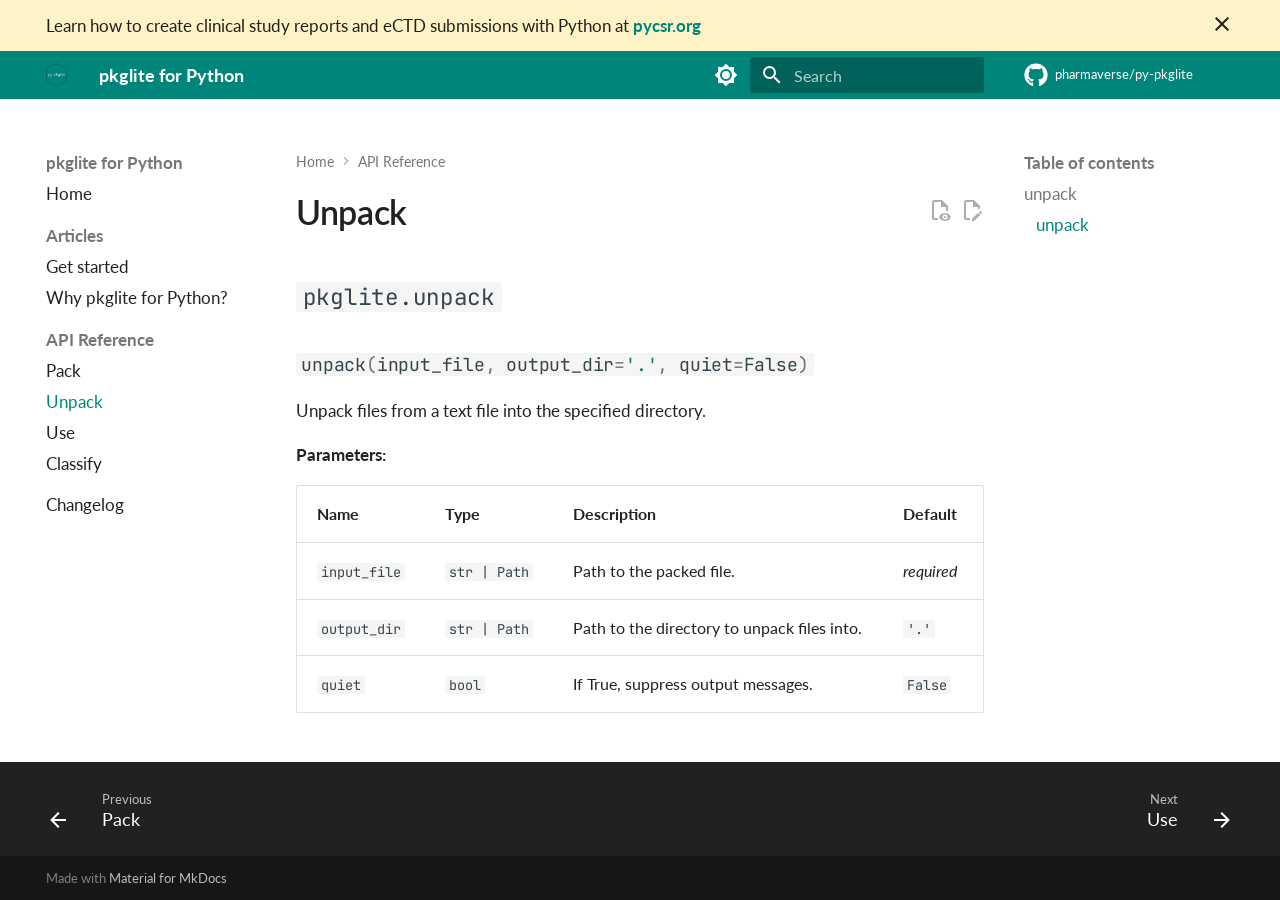
<file: reference/unpack/index.html>
<!doctype html>
<html lang="en" class="no-js">
  <head>
    
      <meta charset="utf-8">
      <meta name="viewport" content="width=device-width,initial-scale=1">
      
      
      
        <link rel="canonical" href="https://pharmaverse.github.io/py-pkglite/reference/unpack/">
      
      
        <link rel="prev" href="../pack/">
      
      
        <link rel="next" href="../use/">
      
      
        
      
      
      <link rel="icon" href="../../assets/favicon.png">
      <meta name="generator" content="mkdocs-1.6.1, mkdocs-material-9.7.0">
    
    
      
        <title>Unpack - pkglite for Python</title>
      
    
    
      <link rel="stylesheet" href="../../assets/stylesheets/main.618322db.min.css">
      
        
        <link rel="stylesheet" href="../../assets/stylesheets/palette.ab4e12ef.min.css">
      
      


    
    
      
    
    
      
        
        
        <link rel="preconnect" href="https://fonts.gstatic.com" crossorigin>
        <link rel="stylesheet" href="https://fonts.googleapis.com/css?family=Lato:300,300i,400,400i,700,700i%7CRoboto+Mono:400,400i,700,700i&display=fallback">
        <style>:root{--md-text-font:"Lato";--md-code-font:"Roboto Mono"}</style>
      
    
    
      <link rel="stylesheet" href="../../assets/_mkdocstrings.css">
    
      <link rel="stylesheet" href="../../stylesheets/extra.css">
    
    <script>__md_scope=new URL("../..",location),__md_hash=e=>[...e].reduce(((e,_)=>(e<<5)-e+_.charCodeAt(0)),0),__md_get=(e,_=localStorage,t=__md_scope)=>JSON.parse(_.getItem(t.pathname+"."+e)),__md_set=(e,_,t=localStorage,a=__md_scope)=>{try{t.setItem(a.pathname+"."+e,JSON.stringify(_))}catch(e){}}</script>
    
      

    
    
  </head>
  
  
    
    
      
    
    
    
    
    <body dir="ltr" data-md-color-scheme="default" data-md-color-primary="custom" data-md-color-accent="custom">
  
    
    <input class="md-toggle" data-md-toggle="drawer" type="checkbox" id="__drawer" autocomplete="off">
    <input class="md-toggle" data-md-toggle="search" type="checkbox" id="__search" autocomplete="off">
    <label class="md-overlay" for="__drawer"></label>
    <div data-md-component="skip">
      
        
        <a href="#unpack" class="md-skip">
          Skip to content
        </a>
      
    </div>
    <div data-md-component="announce">
      
        <aside class="md-banner">
          <div class="md-banner__inner md-grid md-typeset">
            
              <button class="md-banner__button md-icon" aria-label="Don't show this again">
                
                <svg xmlns="http://www.w3.org/2000/svg" viewBox="0 0 24 24"><path d="M19 6.41 17.59 5 12 10.59 6.41 5 5 6.41 10.59 12 5 17.59 6.41 19 12 13.41 17.59 19 19 17.59 13.41 12z"/></svg>
              </button>
            
            
Learn how to create clinical study reports and eCTD submissions with Python at
<a href="https://pycsr.org">
    <strong>pycsr.org</strong>
</a>

          </div>
          
            <script>var el=document.querySelector("[data-md-component=announce]");if(el){var content=el.querySelector(".md-typeset");__md_hash(content.innerHTML)===__md_get("__announce")&&(el.hidden=!0)}</script>
          
        </aside>
      
    </div>
    
    
      

  

<header class="md-header md-header--shadow" data-md-component="header">
  <nav class="md-header__inner md-grid" aria-label="Header">
    <a href="../.." title="pkglite for Python" class="md-header__button md-logo" aria-label="pkglite for Python" data-md-component="logo">
      
  <img src="../../assets/logo.png" alt="logo">

    </a>
    <label class="md-header__button md-icon" for="__drawer">
      
      <svg xmlns="http://www.w3.org/2000/svg" viewBox="0 0 24 24"><path d="M3 6h18v2H3zm0 5h18v2H3zm0 5h18v2H3z"/></svg>
    </label>
    <div class="md-header__title" data-md-component="header-title">
      <div class="md-header__ellipsis">
        <div class="md-header__topic">
          <span class="md-ellipsis">
            pkglite for Python
          </span>
        </div>
        <div class="md-header__topic" data-md-component="header-topic">
          <span class="md-ellipsis">
            
              Unpack
            
          </span>
        </div>
      </div>
    </div>
    
      
        <form class="md-header__option" data-md-component="palette">
  
    
    
    
    <input class="md-option" data-md-color-media="(prefers-color-scheme: light)" data-md-color-scheme="default" data-md-color-primary="custom" data-md-color-accent="custom"  aria-label="Switch to dark mode"  type="radio" name="__palette" id="__palette_0">
    
      <label class="md-header__button md-icon" title="Switch to dark mode" for="__palette_1" hidden>
        <svg xmlns="http://www.w3.org/2000/svg" viewBox="0 0 24 24"><path d="M12 8a4 4 0 0 0-4 4 4 4 0 0 0 4 4 4 4 0 0 0 4-4 4 4 0 0 0-4-4m0 10a6 6 0 0 1-6-6 6 6 0 0 1 6-6 6 6 0 0 1 6 6 6 6 0 0 1-6 6m8-9.31V4h-4.69L12 .69 8.69 4H4v4.69L.69 12 4 15.31V20h4.69L12 23.31 15.31 20H20v-4.69L23.31 12z"/></svg>
      </label>
    
  
    
    
    
    <input class="md-option" data-md-color-media="(prefers-color-scheme: dark)" data-md-color-scheme="slate" data-md-color-primary="custom" data-md-color-accent="custom"  aria-label="Switch to light mode"  type="radio" name="__palette" id="__palette_1">
    
      <label class="md-header__button md-icon" title="Switch to light mode" for="__palette_0" hidden>
        <svg xmlns="http://www.w3.org/2000/svg" viewBox="0 0 24 24"><path d="M12 18c-.89 0-1.74-.2-2.5-.55C11.56 16.5 13 14.42 13 12s-1.44-4.5-3.5-5.45C10.26 6.2 11.11 6 12 6a6 6 0 0 1 6 6 6 6 0 0 1-6 6m8-9.31V4h-4.69L12 .69 8.69 4H4v4.69L.69 12 4 15.31V20h4.69L12 23.31 15.31 20H20v-4.69L23.31 12z"/></svg>
      </label>
    
  
</form>
      
    
    
      <script>var palette=__md_get("__palette");if(palette&&palette.color){if("(prefers-color-scheme)"===palette.color.media){var media=matchMedia("(prefers-color-scheme: light)"),input=document.querySelector(media.matches?"[data-md-color-media='(prefers-color-scheme: light)']":"[data-md-color-media='(prefers-color-scheme: dark)']");palette.color.media=input.getAttribute("data-md-color-media"),palette.color.scheme=input.getAttribute("data-md-color-scheme"),palette.color.primary=input.getAttribute("data-md-color-primary"),palette.color.accent=input.getAttribute("data-md-color-accent")}for(var[key,value]of Object.entries(palette.color))document.body.setAttribute("data-md-color-"+key,value)}</script>
    
    
    
      
      
        <label class="md-header__button md-icon" for="__search">
          
          <svg xmlns="http://www.w3.org/2000/svg" viewBox="0 0 24 24"><path d="M9.5 3A6.5 6.5 0 0 1 16 9.5c0 1.61-.59 3.09-1.56 4.23l.27.27h.79l5 5-1.5 1.5-5-5v-.79l-.27-.27A6.52 6.52 0 0 1 9.5 16 6.5 6.5 0 0 1 3 9.5 6.5 6.5 0 0 1 9.5 3m0 2C7 5 5 7 5 9.5S7 14 9.5 14 14 12 14 9.5 12 5 9.5 5"/></svg>
        </label>
        <div class="md-search" data-md-component="search" role="dialog">
  <label class="md-search__overlay" for="__search"></label>
  <div class="md-search__inner" role="search">
    <form class="md-search__form" name="search">
      <input type="text" class="md-search__input" name="query" aria-label="Search" placeholder="Search" autocapitalize="off" autocorrect="off" autocomplete="off" spellcheck="false" data-md-component="search-query" required>
      <label class="md-search__icon md-icon" for="__search">
        
        <svg xmlns="http://www.w3.org/2000/svg" viewBox="0 0 24 24"><path d="M9.5 3A6.5 6.5 0 0 1 16 9.5c0 1.61-.59 3.09-1.56 4.23l.27.27h.79l5 5-1.5 1.5-5-5v-.79l-.27-.27A6.52 6.52 0 0 1 9.5 16 6.5 6.5 0 0 1 3 9.5 6.5 6.5 0 0 1 9.5 3m0 2C7 5 5 7 5 9.5S7 14 9.5 14 14 12 14 9.5 12 5 9.5 5"/></svg>
        
        <svg xmlns="http://www.w3.org/2000/svg" viewBox="0 0 24 24"><path d="M20 11v2H8l5.5 5.5-1.42 1.42L4.16 12l7.92-7.92L13.5 5.5 8 11z"/></svg>
      </label>
      <nav class="md-search__options" aria-label="Search">
        
        <button type="reset" class="md-search__icon md-icon" title="Clear" aria-label="Clear" tabindex="-1">
          
          <svg xmlns="http://www.w3.org/2000/svg" viewBox="0 0 24 24"><path d="M19 6.41 17.59 5 12 10.59 6.41 5 5 6.41 10.59 12 5 17.59 6.41 19 12 13.41 17.59 19 19 17.59 13.41 12z"/></svg>
        </button>
      </nav>
      
        <div class="md-search__suggest" data-md-component="search-suggest"></div>
      
    </form>
    <div class="md-search__output">
      <div class="md-search__scrollwrap" tabindex="0" data-md-scrollfix>
        <div class="md-search-result" data-md-component="search-result">
          <div class="md-search-result__meta">
            Initializing search
          </div>
          <ol class="md-search-result__list" role="presentation"></ol>
        </div>
      </div>
    </div>
  </div>
</div>
      
    
    
      <div class="md-header__source">
        <a href="https://github.com/pharmaverse/py-pkglite" title="Go to repository" class="md-source" data-md-component="source">
  <div class="md-source__icon md-icon">
    
    <svg xmlns="http://www.w3.org/2000/svg" viewBox="0 0 512 512"><!--! Font Awesome Free 7.1.0 by @fontawesome - https://fontawesome.com License - https://fontawesome.com/license/free (Icons: CC BY 4.0, Fonts: SIL OFL 1.1, Code: MIT License) Copyright 2025 Fonticons, Inc.--><path d="M173.9 397.4c0 2-2.3 3.6-5.2 3.6-3.3.3-5.6-1.3-5.6-3.6 0-2 2.3-3.6 5.2-3.6 3-.3 5.6 1.3 5.6 3.6m-31.1-4.5c-.7 2 1.3 4.3 4.3 4.9 2.6 1 5.6 0 6.2-2s-1.3-4.3-4.3-5.2c-2.6-.7-5.5.3-6.2 2.3m44.2-1.7c-2.9.7-4.9 2.6-4.6 4.9.3 2 2.9 3.3 5.9 2.6 2.9-.7 4.9-2.6 4.6-4.6-.3-1.9-3-3.2-5.9-2.9M252.8 8C114.1 8 8 113.3 8 252c0 110.9 69.8 205.8 169.5 239.2 12.8 2.3 17.3-5.6 17.3-12.1 0-6.2-.3-40.4-.3-61.4 0 0-70 15-84.7-29.8 0 0-11.4-29.1-27.8-36.6 0 0-22.9-15.7 1.6-15.4 0 0 24.9 2 38.6 25.8 21.9 38.6 58.6 27.5 72.9 20.9 2.3-16 8.8-27.1 16-33.7-55.9-6.2-112.3-14.3-112.3-110.5 0-27.5 7.6-41.3 23.6-58.9-2.6-6.5-11.1-33.3 2.6-67.9 20.9-6.5 69 27 69 27 20-5.6 41.5-8.5 62.8-8.5s42.8 2.9 62.8 8.5c0 0 48.1-33.6 69-27 13.7 34.7 5.2 61.4 2.6 67.9 16 17.7 25.8 31.5 25.8 58.9 0 96.5-58.9 104.2-114.8 110.5 9.2 7.9 17 22.9 17 46.4 0 33.7-.3 75.4-.3 83.6 0 6.5 4.6 14.4 17.3 12.1C436.2 457.8 504 362.9 504 252 504 113.3 391.5 8 252.8 8M105.2 352.9c-1.3 1-1 3.3.7 5.2 1.6 1.6 3.9 2.3 5.2 1 1.3-1 1-3.3-.7-5.2-1.6-1.6-3.9-2.3-5.2-1m-10.8-8.1c-.7 1.3.3 2.9 2.3 3.9 1.6 1 3.6.7 4.3-.7.7-1.3-.3-2.9-2.3-3.9-2-.6-3.6-.3-4.3.7m32.4 35.6c-1.6 1.3-1 4.3 1.3 6.2 2.3 2.3 5.2 2.6 6.5 1 1.3-1.3.7-4.3-1.3-6.2-2.2-2.3-5.2-2.6-6.5-1m-11.4-14.7c-1.6 1-1.6 3.6 0 5.9s4.3 3.3 5.6 2.3c1.6-1.3 1.6-3.9 0-6.2-1.4-2.3-4-3.3-5.6-2"/></svg>
  </div>
  <div class="md-source__repository">
    pharmaverse/py-pkglite
  </div>
</a>
      </div>
    
  </nav>
  
</header>
    
    <div class="md-container" data-md-component="container">
      
      
        
          
        
      
      <main class="md-main" data-md-component="main">
        <div class="md-main__inner md-grid">
          
            
              
              <div class="md-sidebar md-sidebar--primary" data-md-component="sidebar" data-md-type="navigation" >
                <div class="md-sidebar__scrollwrap">
                  <div class="md-sidebar__inner">
                    



<nav class="md-nav md-nav--primary" aria-label="Navigation" data-md-level="0">
  <label class="md-nav__title" for="__drawer">
    <a href="../.." title="pkglite for Python" class="md-nav__button md-logo" aria-label="pkglite for Python" data-md-component="logo">
      
  <img src="../../assets/logo.png" alt="logo">

    </a>
    pkglite for Python
  </label>
  
    <div class="md-nav__source">
      <a href="https://github.com/pharmaverse/py-pkglite" title="Go to repository" class="md-source" data-md-component="source">
  <div class="md-source__icon md-icon">
    
    <svg xmlns="http://www.w3.org/2000/svg" viewBox="0 0 512 512"><!--! Font Awesome Free 7.1.0 by @fontawesome - https://fontawesome.com License - https://fontawesome.com/license/free (Icons: CC BY 4.0, Fonts: SIL OFL 1.1, Code: MIT License) Copyright 2025 Fonticons, Inc.--><path d="M173.9 397.4c0 2-2.3 3.6-5.2 3.6-3.3.3-5.6-1.3-5.6-3.6 0-2 2.3-3.6 5.2-3.6 3-.3 5.6 1.3 5.6 3.6m-31.1-4.5c-.7 2 1.3 4.3 4.3 4.9 2.6 1 5.6 0 6.2-2s-1.3-4.3-4.3-5.2c-2.6-.7-5.5.3-6.2 2.3m44.2-1.7c-2.9.7-4.9 2.6-4.6 4.9.3 2 2.9 3.3 5.9 2.6 2.9-.7 4.9-2.6 4.6-4.6-.3-1.9-3-3.2-5.9-2.9M252.8 8C114.1 8 8 113.3 8 252c0 110.9 69.8 205.8 169.5 239.2 12.8 2.3 17.3-5.6 17.3-12.1 0-6.2-.3-40.4-.3-61.4 0 0-70 15-84.7-29.8 0 0-11.4-29.1-27.8-36.6 0 0-22.9-15.7 1.6-15.4 0 0 24.9 2 38.6 25.8 21.9 38.6 58.6 27.5 72.9 20.9 2.3-16 8.8-27.1 16-33.7-55.9-6.2-112.3-14.3-112.3-110.5 0-27.5 7.6-41.3 23.6-58.9-2.6-6.5-11.1-33.3 2.6-67.9 20.9-6.5 69 27 69 27 20-5.6 41.5-8.5 62.8-8.5s42.8 2.9 62.8 8.5c0 0 48.1-33.6 69-27 13.7 34.7 5.2 61.4 2.6 67.9 16 17.7 25.8 31.5 25.8 58.9 0 96.5-58.9 104.2-114.8 110.5 9.2 7.9 17 22.9 17 46.4 0 33.7-.3 75.4-.3 83.6 0 6.5 4.6 14.4 17.3 12.1C436.2 457.8 504 362.9 504 252 504 113.3 391.5 8 252.8 8M105.2 352.9c-1.3 1-1 3.3.7 5.2 1.6 1.6 3.9 2.3 5.2 1 1.3-1 1-3.3-.7-5.2-1.6-1.6-3.9-2.3-5.2-1m-10.8-8.1c-.7 1.3.3 2.9 2.3 3.9 1.6 1 3.6.7 4.3-.7.7-1.3-.3-2.9-2.3-3.9-2-.6-3.6-.3-4.3.7m32.4 35.6c-1.6 1.3-1 4.3 1.3 6.2 2.3 2.3 5.2 2.6 6.5 1 1.3-1.3.7-4.3-1.3-6.2-2.2-2.3-5.2-2.6-6.5-1m-11.4-14.7c-1.6 1-1.6 3.6 0 5.9s4.3 3.3 5.6 2.3c1.6-1.3 1.6-3.9 0-6.2-1.4-2.3-4-3.3-5.6-2"/></svg>
  </div>
  <div class="md-source__repository">
    pharmaverse/py-pkglite
  </div>
</a>
    </div>
  
  <ul class="md-nav__list" data-md-scrollfix>
    
      
      
  
  
  
  
    <li class="md-nav__item">
      <a href="../.." class="md-nav__link">
        
  
  
  <span class="md-ellipsis">
    
  
    Home
  

    
  </span>
  
  

      </a>
    </li>
  

    
      
      
  
  
  
  
    
    
      
        
      
        
      
    
    
    
      
        
        
      
    
    
    <li class="md-nav__item md-nav__item--section md-nav__item--nested">
      
        
        
          
        
        <input class="md-nav__toggle md-toggle md-toggle--indeterminate" type="checkbox" id="__nav_2" >
        
          
          <label class="md-nav__link" for="__nav_2" id="__nav_2_label" tabindex="">
            
  
  
  <span class="md-ellipsis">
    
  
    Articles
  

    
  </span>
  
  

            <span class="md-nav__icon md-icon"></span>
          </label>
        
        <nav class="md-nav" data-md-level="1" aria-labelledby="__nav_2_label" aria-expanded="false">
          <label class="md-nav__title" for="__nav_2">
            <span class="md-nav__icon md-icon"></span>
            
  
    Articles
  

          </label>
          <ul class="md-nav__list" data-md-scrollfix>
            
              
                
  
  
  
  
    <li class="md-nav__item">
      <a href="../../articles/get-started/" class="md-nav__link">
        
  
  
  <span class="md-ellipsis">
    
  
    Get started
  

    
  </span>
  
  

      </a>
    </li>
  

              
            
              
                
  
  
  
  
    <li class="md-nav__item">
      <a href="../../articles/design/" class="md-nav__link">
        
  
  
  <span class="md-ellipsis">
    
  
    Why pkglite for Python?
  

    
  </span>
  
  

      </a>
    </li>
  

              
            
          </ul>
        </nav>
      
    </li>
  

    
      
      
  
  
    
  
  
  
    
    
      
        
      
        
      
        
      
        
      
    
    
    
      
        
        
      
    
    
    <li class="md-nav__item md-nav__item--active md-nav__item--section md-nav__item--nested">
      
        
        
        <input class="md-nav__toggle md-toggle " type="checkbox" id="__nav_3" checked>
        
          
          <label class="md-nav__link" for="__nav_3" id="__nav_3_label" tabindex="">
            
  
  
  <span class="md-ellipsis">
    
  
    API Reference
  

    
  </span>
  
  

            <span class="md-nav__icon md-icon"></span>
          </label>
        
        <nav class="md-nav" data-md-level="1" aria-labelledby="__nav_3_label" aria-expanded="true">
          <label class="md-nav__title" for="__nav_3">
            <span class="md-nav__icon md-icon"></span>
            
  
    API Reference
  

          </label>
          <ul class="md-nav__list" data-md-scrollfix>
            
              
                
  
  
  
  
    <li class="md-nav__item">
      <a href="../pack/" class="md-nav__link">
        
  
  
  <span class="md-ellipsis">
    
  
    Pack
  

    
  </span>
  
  

      </a>
    </li>
  

              
            
              
                
  
  
    
  
  
  
    <li class="md-nav__item md-nav__item--active">
      
      <input class="md-nav__toggle md-toggle" type="checkbox" id="__toc">
      
      
        
      
      
        <label class="md-nav__link md-nav__link--active" for="__toc">
          
  
  
  <span class="md-ellipsis">
    
  
    Unpack
  

    
  </span>
  
  

          <span class="md-nav__icon md-icon"></span>
        </label>
      
      <a href="./" class="md-nav__link md-nav__link--active">
        
  
  
  <span class="md-ellipsis">
    
  
    Unpack
  

    
  </span>
  
  

      </a>
      
        

<nav class="md-nav md-nav--secondary" aria-label="Table of contents">
  
  
  
    
  
  
    <label class="md-nav__title" for="__toc">
      <span class="md-nav__icon md-icon"></span>
      Table of contents
    </label>
    <ul class="md-nav__list" data-md-component="toc" data-md-scrollfix>
      
        <li class="md-nav__item">
  <a href="#pkglite.unpack" class="md-nav__link">
    <span class="md-ellipsis">
      
        unpack
      
    </span>
  </a>
  
    <nav class="md-nav" aria-label="unpack">
      <ul class="md-nav__list">
        
          <li class="md-nav__item">
  <a href="#pkglite.unpack.unpack" class="md-nav__link">
    <span class="md-ellipsis">
      
        unpack
      
    </span>
  </a>
  
</li>
        
      </ul>
    </nav>
  
</li>
      
    </ul>
  
</nav>
      
    </li>
  

              
            
              
                
  
  
  
  
    <li class="md-nav__item">
      <a href="../use/" class="md-nav__link">
        
  
  
  <span class="md-ellipsis">
    
  
    Use
  

    
  </span>
  
  

      </a>
    </li>
  

              
            
              
                
  
  
  
  
    <li class="md-nav__item">
      <a href="../classify/" class="md-nav__link">
        
  
  
  <span class="md-ellipsis">
    
  
    Classify
  

    
  </span>
  
  

      </a>
    </li>
  

              
            
          </ul>
        </nav>
      
    </li>
  

    
      
      
  
  
  
  
    <li class="md-nav__item">
      <a href="../../changelog/" class="md-nav__link">
        
  
  
  <span class="md-ellipsis">
    
  
    Changelog
  

    
  </span>
  
  

      </a>
    </li>
  

    
  </ul>
</nav>
                  </div>
                </div>
              </div>
            
            
              
              <div class="md-sidebar md-sidebar--secondary" data-md-component="sidebar" data-md-type="toc" >
                <div class="md-sidebar__scrollwrap">
                  <div class="md-sidebar__inner">
                    

<nav class="md-nav md-nav--secondary" aria-label="Table of contents">
  
  
  
    
  
  
    <label class="md-nav__title" for="__toc">
      <span class="md-nav__icon md-icon"></span>
      Table of contents
    </label>
    <ul class="md-nav__list" data-md-component="toc" data-md-scrollfix>
      
        <li class="md-nav__item">
  <a href="#pkglite.unpack" class="md-nav__link">
    <span class="md-ellipsis">
      
        unpack
      
    </span>
  </a>
  
    <nav class="md-nav" aria-label="unpack">
      <ul class="md-nav__list">
        
          <li class="md-nav__item">
  <a href="#pkglite.unpack.unpack" class="md-nav__link">
    <span class="md-ellipsis">
      
        unpack
      
    </span>
  </a>
  
</li>
        
      </ul>
    </nav>
  
</li>
      
    </ul>
  
</nav>
                  </div>
                </div>
              </div>
            
          
          
            <div class="md-content" data-md-component="content">
              
                



  


  <nav class="md-path" aria-label="Navigation" >
    <ol class="md-path__list">
      
        
  
  
    <li class="md-path__item">
      <a href="../.." class="md-path__link">
        
  <span class="md-ellipsis">
    Home
  </span>

      </a>
    </li>
  

      
      
        
  
  
    
    
      <li class="md-path__item">
        <a href="../pack/" class="md-path__link">
          
  <span class="md-ellipsis">
    API Reference
  </span>

        </a>
      </li>
    
  

      
    </ol>
  </nav>

              
              <article class="md-content__inner md-typeset">
                
                  


  
    <a href="https://github.com/pharmaverse/py-pkglite/edit/main/docs/reference/unpack.md" title="Edit this page" class="md-content__button md-icon" rel="edit">
      
      <svg xmlns="http://www.w3.org/2000/svg" viewBox="0 0 24 24"><path d="M10 20H6V4h7v5h5v3.1l2-2V8l-6-6H6c-1.1 0-2 .9-2 2v16c0 1.1.9 2 2 2h4zm10.2-7c.1 0 .3.1.4.2l1.3 1.3c.2.2.2.6 0 .8l-1 1-2.1-2.1 1-1c.1-.1.2-.2.4-.2m0 3.9L14.1 23H12v-2.1l6.1-6.1z"/></svg>
    </a>
  
  
    
      
    
    <a href="https://github.com/pharmaverse/py-pkglite/raw/main/docs/reference/unpack.md" title="View source of this page" class="md-content__button md-icon">
      
      <svg xmlns="http://www.w3.org/2000/svg" viewBox="0 0 24 24"><path d="M17 18c.56 0 1 .44 1 1s-.44 1-1 1-1-.44-1-1 .44-1 1-1m0-3c-2.73 0-5.06 1.66-6 4 .94 2.34 3.27 4 6 4s5.06-1.66 6-4c-.94-2.34-3.27-4-6-4m0 6.5a2.5 2.5 0 0 1-2.5-2.5 2.5 2.5 0 0 1 2.5-2.5 2.5 2.5 0 0 1 2.5 2.5 2.5 2.5 0 0 1-2.5 2.5M9.27 20H6V4h7v5h5v4.07c.7.08 1.36.25 2 .49V8l-6-6H6a2 2 0 0 0-2 2v16a2 2 0 0 0 2 2h4.5a8.2 8.2 0 0 1-1.23-2"/></svg>
    </a>
  


<h1 id="unpack">Unpack<a class="headerlink" href="#unpack" title="Permanent link">&para;</a></h1>


<div class="doc doc-object doc-module">



<h2 id="pkglite.unpack" class="doc doc-heading">
            <code>pkglite.unpack</code>


<a href="#pkglite.unpack" class="headerlink" title="Permanent link">&para;</a></h2>

    <div class="doc doc-contents first">










  <div class="doc doc-children">










<div class="doc doc-object doc-function">


<h3 id="pkglite.unpack.unpack" class="doc doc-heading">
            <code class="highlight language-python"><span class="n">unpack</span><span class="p">(</span><span class="n">input_file</span><span class="p">,</span> <span class="n">output_dir</span><span class="o">=</span><span class="s1">&#39;.&#39;</span><span class="p">,</span> <span class="n">quiet</span><span class="o">=</span><span class="kc">False</span><span class="p">)</span></code>

<a href="#pkglite.unpack.unpack" class="headerlink" title="Permanent link">&para;</a></h3>


    <div class="doc doc-contents ">

        <p>Unpack files from a text file into the specified directory.</p>


<p><span class="doc-section-title">Parameters:</span></p>
    <table>
      <thead>
        <tr>
          <th>Name</th>
          <th>Type</th>
          <th>Description</th>
          <th>Default</th>
        </tr>
      </thead>
      <tbody>
          <tr class="doc-section-item">
            <td>
                <code>input_file</code>
            </td>
            <td>
                  <code><span title="str">str</span> | <span title="pathlib.Path">Path</span></code>
            </td>
            <td>
              <div class="doc-md-description">
                <p>Path to the packed file.</p>
              </div>
            </td>
            <td>
                <em>required</em>
            </td>
          </tr>
          <tr class="doc-section-item">
            <td>
                <code>output_dir</code>
            </td>
            <td>
                  <code><span title="str">str</span> | <span title="pathlib.Path">Path</span></code>
            </td>
            <td>
              <div class="doc-md-description">
                <p>Path to the directory to unpack files into.</p>
              </div>
            </td>
            <td>
                  <code>&#39;.&#39;</code>
            </td>
          </tr>
          <tr class="doc-section-item">
            <td>
                <code>quiet</code>
            </td>
            <td>
                  <code><span title="bool">bool</span></code>
            </td>
            <td>
              <div class="doc-md-description">
                <p>If True, suppress output messages.</p>
              </div>
            </td>
            <td>
                  <code>False</code>
            </td>
          </tr>
      </tbody>
    </table>


    </div>

</div>



  </div>

    </div>

</div>












                
              </article>
            </div>
          
          
<script>var target=document.getElementById(location.hash.slice(1));target&&target.name&&(target.checked=target.name.startsWith("__tabbed_"))</script>
        </div>
        
          <button type="button" class="md-top md-icon" data-md-component="top" hidden>
  
  <svg xmlns="http://www.w3.org/2000/svg" viewBox="0 0 24 24"><path d="M13 20h-2V8l-5.5 5.5-1.42-1.42L12 4.16l7.92 7.92-1.42 1.42L13 8z"/></svg>
  Back to top
</button>
        
      </main>
      
        <footer class="md-footer">
  
    
      
      <nav class="md-footer__inner md-grid" aria-label="Footer" >
        
          
          <a href="../pack/" class="md-footer__link md-footer__link--prev" aria-label="Previous: Pack">
            <div class="md-footer__button md-icon">
              
              <svg xmlns="http://www.w3.org/2000/svg" viewBox="0 0 24 24"><path d="M20 11v2H8l5.5 5.5-1.42 1.42L4.16 12l7.92-7.92L13.5 5.5 8 11z"/></svg>
            </div>
            <div class="md-footer__title">
              <span class="md-footer__direction">
                Previous
              </span>
              <div class="md-ellipsis">
                Pack
              </div>
            </div>
          </a>
        
        
          
          <a href="../use/" class="md-footer__link md-footer__link--next" aria-label="Next: Use">
            <div class="md-footer__title">
              <span class="md-footer__direction">
                Next
              </span>
              <div class="md-ellipsis">
                Use
              </div>
            </div>
            <div class="md-footer__button md-icon">
              
              <svg xmlns="http://www.w3.org/2000/svg" viewBox="0 0 24 24"><path d="M4 11v2h12l-5.5 5.5 1.42 1.42L19.84 12l-7.92-7.92L10.5 5.5 16 11z"/></svg>
            </div>
          </a>
        
      </nav>
    
  
  <div class="md-footer-meta md-typeset">
    <div class="md-footer-meta__inner md-grid">
      <div class="md-copyright">
  
  
    Made with
    <a href="https://squidfunk.github.io/mkdocs-material/" target="_blank" rel="noopener">
      Material for MkDocs
    </a>
  
</div>
      
    </div>
  </div>
</footer>
      
    </div>
    <div class="md-dialog" data-md-component="dialog">
      <div class="md-dialog__inner md-typeset"></div>
    </div>
    
    
    
      
      
      <script id="__config" type="application/json">{"annotate": null, "base": "../..", "features": ["announce.dismiss", "content.action.edit", "content.action.view", "content.code.annotate", "content.code.copy", "content.tooltips", "navigation.footer", "navigation.indexes", "navigation.sections", "navigation.expand", "navigation.top", "navigation.path", "search.highlight", "search.suggest", "toc.follow"], "search": "../../assets/javascripts/workers/search.7a47a382.min.js", "tags": null, "translations": {"clipboard.copied": "Copied to clipboard", "clipboard.copy": "Copy to clipboard", "search.result.more.one": "1 more on this page", "search.result.more.other": "# more on this page", "search.result.none": "No matching documents", "search.result.one": "1 matching document", "search.result.other": "# matching documents", "search.result.placeholder": "Type to start searching", "search.result.term.missing": "Missing", "select.version": "Select version"}, "version": null}</script>
    
    
      <script src="../../assets/javascripts/bundle.e71a0d61.min.js"></script>
      
    
  </body>
</html>
</file>
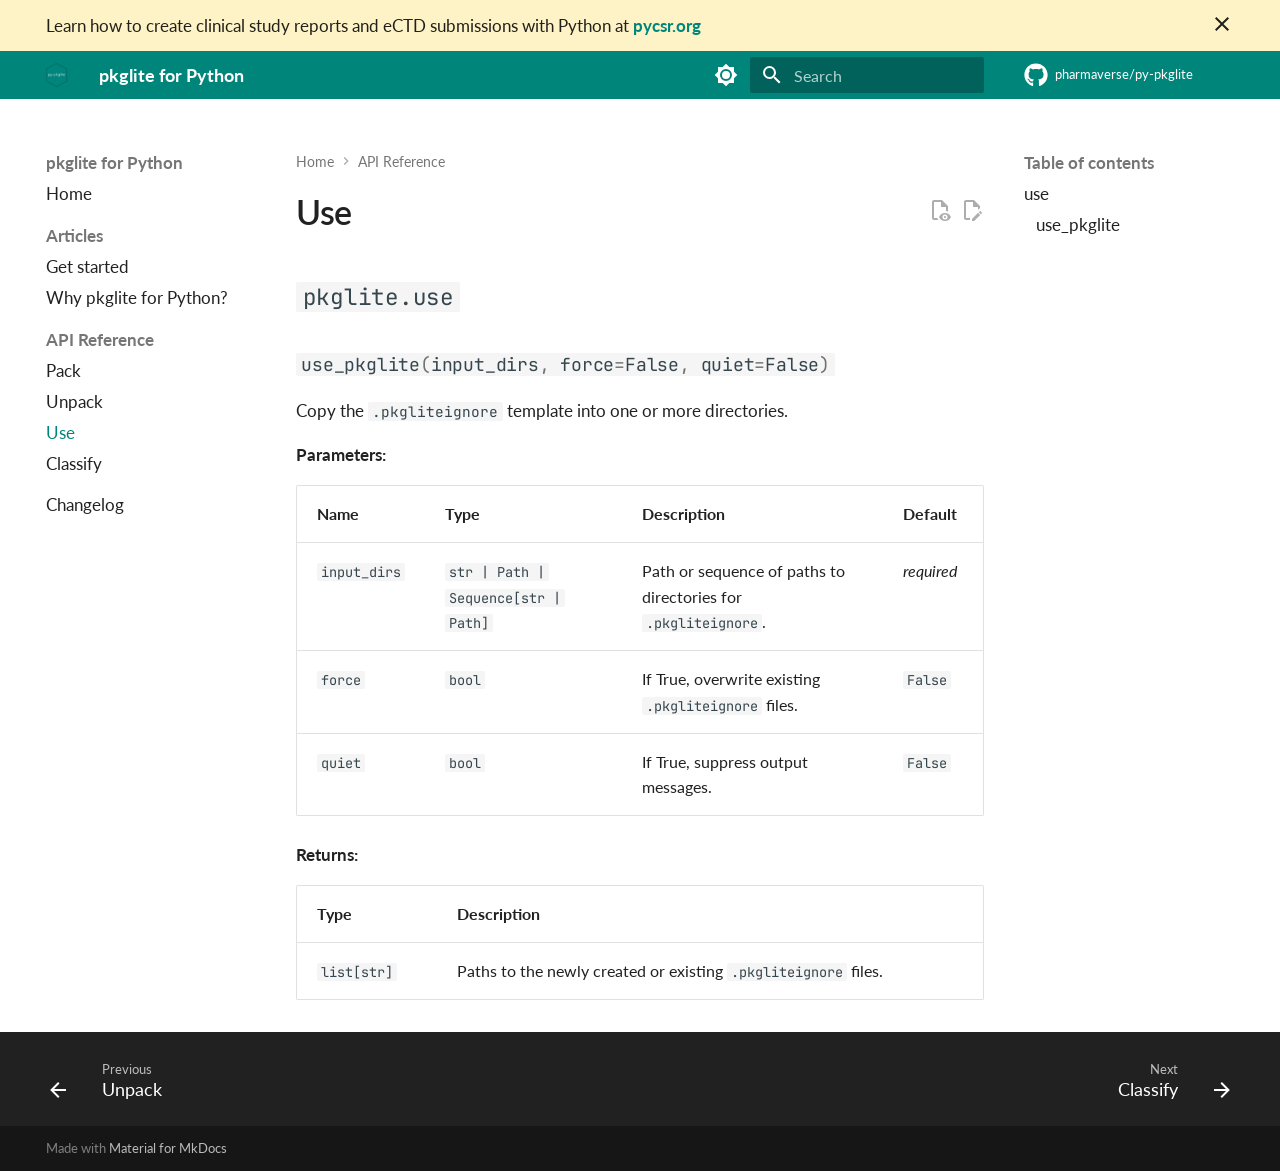
<file: reference/use/index.html>
<!doctype html>
<html lang="en" class="no-js">
  <head>
    
      <meta charset="utf-8">
      <meta name="viewport" content="width=device-width,initial-scale=1">
      
      
      
        <link rel="canonical" href="https://pharmaverse.github.io/py-pkglite/reference/use/">
      
      
        <link rel="prev" href="../unpack/">
      
      
        <link rel="next" href="../classify/">
      
      
        
      
      
      <link rel="icon" href="../../assets/favicon.png">
      <meta name="generator" content="mkdocs-1.6.1, mkdocs-material-9.7.0">
    
    
      
        <title>Use - pkglite for Python</title>
      
    
    
      <link rel="stylesheet" href="../../assets/stylesheets/main.618322db.min.css">
      
        
        <link rel="stylesheet" href="../../assets/stylesheets/palette.ab4e12ef.min.css">
      
      


    
    
      
    
    
      
        
        
        <link rel="preconnect" href="https://fonts.gstatic.com" crossorigin>
        <link rel="stylesheet" href="https://fonts.googleapis.com/css?family=Lato:300,300i,400,400i,700,700i%7CRoboto+Mono:400,400i,700,700i&display=fallback">
        <style>:root{--md-text-font:"Lato";--md-code-font:"Roboto Mono"}</style>
      
    
    
      <link rel="stylesheet" href="../../assets/_mkdocstrings.css">
    
      <link rel="stylesheet" href="../../stylesheets/extra.css">
    
    <script>__md_scope=new URL("../..",location),__md_hash=e=>[...e].reduce(((e,_)=>(e<<5)-e+_.charCodeAt(0)),0),__md_get=(e,_=localStorage,t=__md_scope)=>JSON.parse(_.getItem(t.pathname+"."+e)),__md_set=(e,_,t=localStorage,a=__md_scope)=>{try{t.setItem(a.pathname+"."+e,JSON.stringify(_))}catch(e){}}</script>
    
      

    
    
  </head>
  
  
    
    
      
    
    
    
    
    <body dir="ltr" data-md-color-scheme="default" data-md-color-primary="custom" data-md-color-accent="custom">
  
    
    <input class="md-toggle" data-md-toggle="drawer" type="checkbox" id="__drawer" autocomplete="off">
    <input class="md-toggle" data-md-toggle="search" type="checkbox" id="__search" autocomplete="off">
    <label class="md-overlay" for="__drawer"></label>
    <div data-md-component="skip">
      
        
        <a href="#use" class="md-skip">
          Skip to content
        </a>
      
    </div>
    <div data-md-component="announce">
      
        <aside class="md-banner">
          <div class="md-banner__inner md-grid md-typeset">
            
              <button class="md-banner__button md-icon" aria-label="Don't show this again">
                
                <svg xmlns="http://www.w3.org/2000/svg" viewBox="0 0 24 24"><path d="M19 6.41 17.59 5 12 10.59 6.41 5 5 6.41 10.59 12 5 17.59 6.41 19 12 13.41 17.59 19 19 17.59 13.41 12z"/></svg>
              </button>
            
            
Learn how to create clinical study reports and eCTD submissions with Python at
<a href="https://pycsr.org">
    <strong>pycsr.org</strong>
</a>

          </div>
          
            <script>var el=document.querySelector("[data-md-component=announce]");if(el){var content=el.querySelector(".md-typeset");__md_hash(content.innerHTML)===__md_get("__announce")&&(el.hidden=!0)}</script>
          
        </aside>
      
    </div>
    
    
      

  

<header class="md-header md-header--shadow" data-md-component="header">
  <nav class="md-header__inner md-grid" aria-label="Header">
    <a href="../.." title="pkglite for Python" class="md-header__button md-logo" aria-label="pkglite for Python" data-md-component="logo">
      
  <img src="../../assets/logo.png" alt="logo">

    </a>
    <label class="md-header__button md-icon" for="__drawer">
      
      <svg xmlns="http://www.w3.org/2000/svg" viewBox="0 0 24 24"><path d="M3 6h18v2H3zm0 5h18v2H3zm0 5h18v2H3z"/></svg>
    </label>
    <div class="md-header__title" data-md-component="header-title">
      <div class="md-header__ellipsis">
        <div class="md-header__topic">
          <span class="md-ellipsis">
            pkglite for Python
          </span>
        </div>
        <div class="md-header__topic" data-md-component="header-topic">
          <span class="md-ellipsis">
            
              Use
            
          </span>
        </div>
      </div>
    </div>
    
      
        <form class="md-header__option" data-md-component="palette">
  
    
    
    
    <input class="md-option" data-md-color-media="(prefers-color-scheme: light)" data-md-color-scheme="default" data-md-color-primary="custom" data-md-color-accent="custom"  aria-label="Switch to dark mode"  type="radio" name="__palette" id="__palette_0">
    
      <label class="md-header__button md-icon" title="Switch to dark mode" for="__palette_1" hidden>
        <svg xmlns="http://www.w3.org/2000/svg" viewBox="0 0 24 24"><path d="M12 8a4 4 0 0 0-4 4 4 4 0 0 0 4 4 4 4 0 0 0 4-4 4 4 0 0 0-4-4m0 10a6 6 0 0 1-6-6 6 6 0 0 1 6-6 6 6 0 0 1 6 6 6 6 0 0 1-6 6m8-9.31V4h-4.69L12 .69 8.69 4H4v4.69L.69 12 4 15.31V20h4.69L12 23.31 15.31 20H20v-4.69L23.31 12z"/></svg>
      </label>
    
  
    
    
    
    <input class="md-option" data-md-color-media="(prefers-color-scheme: dark)" data-md-color-scheme="slate" data-md-color-primary="custom" data-md-color-accent="custom"  aria-label="Switch to light mode"  type="radio" name="__palette" id="__palette_1">
    
      <label class="md-header__button md-icon" title="Switch to light mode" for="__palette_0" hidden>
        <svg xmlns="http://www.w3.org/2000/svg" viewBox="0 0 24 24"><path d="M12 18c-.89 0-1.74-.2-2.5-.55C11.56 16.5 13 14.42 13 12s-1.44-4.5-3.5-5.45C10.26 6.2 11.11 6 12 6a6 6 0 0 1 6 6 6 6 0 0 1-6 6m8-9.31V4h-4.69L12 .69 8.69 4H4v4.69L.69 12 4 15.31V20h4.69L12 23.31 15.31 20H20v-4.69L23.31 12z"/></svg>
      </label>
    
  
</form>
      
    
    
      <script>var palette=__md_get("__palette");if(palette&&palette.color){if("(prefers-color-scheme)"===palette.color.media){var media=matchMedia("(prefers-color-scheme: light)"),input=document.querySelector(media.matches?"[data-md-color-media='(prefers-color-scheme: light)']":"[data-md-color-media='(prefers-color-scheme: dark)']");palette.color.media=input.getAttribute("data-md-color-media"),palette.color.scheme=input.getAttribute("data-md-color-scheme"),palette.color.primary=input.getAttribute("data-md-color-primary"),palette.color.accent=input.getAttribute("data-md-color-accent")}for(var[key,value]of Object.entries(palette.color))document.body.setAttribute("data-md-color-"+key,value)}</script>
    
    
    
      
      
        <label class="md-header__button md-icon" for="__search">
          
          <svg xmlns="http://www.w3.org/2000/svg" viewBox="0 0 24 24"><path d="M9.5 3A6.5 6.5 0 0 1 16 9.5c0 1.61-.59 3.09-1.56 4.23l.27.27h.79l5 5-1.5 1.5-5-5v-.79l-.27-.27A6.52 6.52 0 0 1 9.5 16 6.5 6.5 0 0 1 3 9.5 6.5 6.5 0 0 1 9.5 3m0 2C7 5 5 7 5 9.5S7 14 9.5 14 14 12 14 9.5 12 5 9.5 5"/></svg>
        </label>
        <div class="md-search" data-md-component="search" role="dialog">
  <label class="md-search__overlay" for="__search"></label>
  <div class="md-search__inner" role="search">
    <form class="md-search__form" name="search">
      <input type="text" class="md-search__input" name="query" aria-label="Search" placeholder="Search" autocapitalize="off" autocorrect="off" autocomplete="off" spellcheck="false" data-md-component="search-query" required>
      <label class="md-search__icon md-icon" for="__search">
        
        <svg xmlns="http://www.w3.org/2000/svg" viewBox="0 0 24 24"><path d="M9.5 3A6.5 6.5 0 0 1 16 9.5c0 1.61-.59 3.09-1.56 4.23l.27.27h.79l5 5-1.5 1.5-5-5v-.79l-.27-.27A6.52 6.52 0 0 1 9.5 16 6.5 6.5 0 0 1 3 9.5 6.5 6.5 0 0 1 9.5 3m0 2C7 5 5 7 5 9.5S7 14 9.5 14 14 12 14 9.5 12 5 9.5 5"/></svg>
        
        <svg xmlns="http://www.w3.org/2000/svg" viewBox="0 0 24 24"><path d="M20 11v2H8l5.5 5.5-1.42 1.42L4.16 12l7.92-7.92L13.5 5.5 8 11z"/></svg>
      </label>
      <nav class="md-search__options" aria-label="Search">
        
        <button type="reset" class="md-search__icon md-icon" title="Clear" aria-label="Clear" tabindex="-1">
          
          <svg xmlns="http://www.w3.org/2000/svg" viewBox="0 0 24 24"><path d="M19 6.41 17.59 5 12 10.59 6.41 5 5 6.41 10.59 12 5 17.59 6.41 19 12 13.41 17.59 19 19 17.59 13.41 12z"/></svg>
        </button>
      </nav>
      
        <div class="md-search__suggest" data-md-component="search-suggest"></div>
      
    </form>
    <div class="md-search__output">
      <div class="md-search__scrollwrap" tabindex="0" data-md-scrollfix>
        <div class="md-search-result" data-md-component="search-result">
          <div class="md-search-result__meta">
            Initializing search
          </div>
          <ol class="md-search-result__list" role="presentation"></ol>
        </div>
      </div>
    </div>
  </div>
</div>
      
    
    
      <div class="md-header__source">
        <a href="https://github.com/pharmaverse/py-pkglite" title="Go to repository" class="md-source" data-md-component="source">
  <div class="md-source__icon md-icon">
    
    <svg xmlns="http://www.w3.org/2000/svg" viewBox="0 0 512 512"><!--! Font Awesome Free 7.1.0 by @fontawesome - https://fontawesome.com License - https://fontawesome.com/license/free (Icons: CC BY 4.0, Fonts: SIL OFL 1.1, Code: MIT License) Copyright 2025 Fonticons, Inc.--><path d="M173.9 397.4c0 2-2.3 3.6-5.2 3.6-3.3.3-5.6-1.3-5.6-3.6 0-2 2.3-3.6 5.2-3.6 3-.3 5.6 1.3 5.6 3.6m-31.1-4.5c-.7 2 1.3 4.3 4.3 4.9 2.6 1 5.6 0 6.2-2s-1.3-4.3-4.3-5.2c-2.6-.7-5.5.3-6.2 2.3m44.2-1.7c-2.9.7-4.9 2.6-4.6 4.9.3 2 2.9 3.3 5.9 2.6 2.9-.7 4.9-2.6 4.6-4.6-.3-1.9-3-3.2-5.9-2.9M252.8 8C114.1 8 8 113.3 8 252c0 110.9 69.8 205.8 169.5 239.2 12.8 2.3 17.3-5.6 17.3-12.1 0-6.2-.3-40.4-.3-61.4 0 0-70 15-84.7-29.8 0 0-11.4-29.1-27.8-36.6 0 0-22.9-15.7 1.6-15.4 0 0 24.9 2 38.6 25.8 21.9 38.6 58.6 27.5 72.9 20.9 2.3-16 8.8-27.1 16-33.7-55.9-6.2-112.3-14.3-112.3-110.5 0-27.5 7.6-41.3 23.6-58.9-2.6-6.5-11.1-33.3 2.6-67.9 20.9-6.5 69 27 69 27 20-5.6 41.5-8.5 62.8-8.5s42.8 2.9 62.8 8.5c0 0 48.1-33.6 69-27 13.7 34.7 5.2 61.4 2.6 67.9 16 17.7 25.8 31.5 25.8 58.9 0 96.5-58.9 104.2-114.8 110.5 9.2 7.9 17 22.9 17 46.4 0 33.7-.3 75.4-.3 83.6 0 6.5 4.6 14.4 17.3 12.1C436.2 457.8 504 362.9 504 252 504 113.3 391.5 8 252.8 8M105.2 352.9c-1.3 1-1 3.3.7 5.2 1.6 1.6 3.9 2.3 5.2 1 1.3-1 1-3.3-.7-5.2-1.6-1.6-3.9-2.3-5.2-1m-10.8-8.1c-.7 1.3.3 2.9 2.3 3.9 1.6 1 3.6.7 4.3-.7.7-1.3-.3-2.9-2.3-3.9-2-.6-3.6-.3-4.3.7m32.4 35.6c-1.6 1.3-1 4.3 1.3 6.2 2.3 2.3 5.2 2.6 6.5 1 1.3-1.3.7-4.3-1.3-6.2-2.2-2.3-5.2-2.6-6.5-1m-11.4-14.7c-1.6 1-1.6 3.6 0 5.9s4.3 3.3 5.6 2.3c1.6-1.3 1.6-3.9 0-6.2-1.4-2.3-4-3.3-5.6-2"/></svg>
  </div>
  <div class="md-source__repository">
    pharmaverse/py-pkglite
  </div>
</a>
      </div>
    
  </nav>
  
</header>
    
    <div class="md-container" data-md-component="container">
      
      
        
          
        
      
      <main class="md-main" data-md-component="main">
        <div class="md-main__inner md-grid">
          
            
              
              <div class="md-sidebar md-sidebar--primary" data-md-component="sidebar" data-md-type="navigation" >
                <div class="md-sidebar__scrollwrap">
                  <div class="md-sidebar__inner">
                    



<nav class="md-nav md-nav--primary" aria-label="Navigation" data-md-level="0">
  <label class="md-nav__title" for="__drawer">
    <a href="../.." title="pkglite for Python" class="md-nav__button md-logo" aria-label="pkglite for Python" data-md-component="logo">
      
  <img src="../../assets/logo.png" alt="logo">

    </a>
    pkglite for Python
  </label>
  
    <div class="md-nav__source">
      <a href="https://github.com/pharmaverse/py-pkglite" title="Go to repository" class="md-source" data-md-component="source">
  <div class="md-source__icon md-icon">
    
    <svg xmlns="http://www.w3.org/2000/svg" viewBox="0 0 512 512"><!--! Font Awesome Free 7.1.0 by @fontawesome - https://fontawesome.com License - https://fontawesome.com/license/free (Icons: CC BY 4.0, Fonts: SIL OFL 1.1, Code: MIT License) Copyright 2025 Fonticons, Inc.--><path d="M173.9 397.4c0 2-2.3 3.6-5.2 3.6-3.3.3-5.6-1.3-5.6-3.6 0-2 2.3-3.6 5.2-3.6 3-.3 5.6 1.3 5.6 3.6m-31.1-4.5c-.7 2 1.3 4.3 4.3 4.9 2.6 1 5.6 0 6.2-2s-1.3-4.3-4.3-5.2c-2.6-.7-5.5.3-6.2 2.3m44.2-1.7c-2.9.7-4.9 2.6-4.6 4.9.3 2 2.9 3.3 5.9 2.6 2.9-.7 4.9-2.6 4.6-4.6-.3-1.9-3-3.2-5.9-2.9M252.8 8C114.1 8 8 113.3 8 252c0 110.9 69.8 205.8 169.5 239.2 12.8 2.3 17.3-5.6 17.3-12.1 0-6.2-.3-40.4-.3-61.4 0 0-70 15-84.7-29.8 0 0-11.4-29.1-27.8-36.6 0 0-22.9-15.7 1.6-15.4 0 0 24.9 2 38.6 25.8 21.9 38.6 58.6 27.5 72.9 20.9 2.3-16 8.8-27.1 16-33.7-55.9-6.2-112.3-14.3-112.3-110.5 0-27.5 7.6-41.3 23.6-58.9-2.6-6.5-11.1-33.3 2.6-67.9 20.9-6.5 69 27 69 27 20-5.6 41.5-8.5 62.8-8.5s42.8 2.9 62.8 8.5c0 0 48.1-33.6 69-27 13.7 34.7 5.2 61.4 2.6 67.9 16 17.7 25.8 31.5 25.8 58.9 0 96.5-58.9 104.2-114.8 110.5 9.2 7.9 17 22.9 17 46.4 0 33.7-.3 75.4-.3 83.6 0 6.5 4.6 14.4 17.3 12.1C436.2 457.8 504 362.9 504 252 504 113.3 391.5 8 252.8 8M105.2 352.9c-1.3 1-1 3.3.7 5.2 1.6 1.6 3.9 2.3 5.2 1 1.3-1 1-3.3-.7-5.2-1.6-1.6-3.9-2.3-5.2-1m-10.8-8.1c-.7 1.3.3 2.9 2.3 3.9 1.6 1 3.6.7 4.3-.7.7-1.3-.3-2.9-2.3-3.9-2-.6-3.6-.3-4.3.7m32.4 35.6c-1.6 1.3-1 4.3 1.3 6.2 2.3 2.3 5.2 2.6 6.5 1 1.3-1.3.7-4.3-1.3-6.2-2.2-2.3-5.2-2.6-6.5-1m-11.4-14.7c-1.6 1-1.6 3.6 0 5.9s4.3 3.3 5.6 2.3c1.6-1.3 1.6-3.9 0-6.2-1.4-2.3-4-3.3-5.6-2"/></svg>
  </div>
  <div class="md-source__repository">
    pharmaverse/py-pkglite
  </div>
</a>
    </div>
  
  <ul class="md-nav__list" data-md-scrollfix>
    
      
      
  
  
  
  
    <li class="md-nav__item">
      <a href="../.." class="md-nav__link">
        
  
  
  <span class="md-ellipsis">
    
  
    Home
  

    
  </span>
  
  

      </a>
    </li>
  

    
      
      
  
  
  
  
    
    
      
        
      
        
      
    
    
    
      
        
        
      
    
    
    <li class="md-nav__item md-nav__item--section md-nav__item--nested">
      
        
        
          
        
        <input class="md-nav__toggle md-toggle md-toggle--indeterminate" type="checkbox" id="__nav_2" >
        
          
          <label class="md-nav__link" for="__nav_2" id="__nav_2_label" tabindex="">
            
  
  
  <span class="md-ellipsis">
    
  
    Articles
  

    
  </span>
  
  

            <span class="md-nav__icon md-icon"></span>
          </label>
        
        <nav class="md-nav" data-md-level="1" aria-labelledby="__nav_2_label" aria-expanded="false">
          <label class="md-nav__title" for="__nav_2">
            <span class="md-nav__icon md-icon"></span>
            
  
    Articles
  

          </label>
          <ul class="md-nav__list" data-md-scrollfix>
            
              
                
  
  
  
  
    <li class="md-nav__item">
      <a href="../../articles/get-started/" class="md-nav__link">
        
  
  
  <span class="md-ellipsis">
    
  
    Get started
  

    
  </span>
  
  

      </a>
    </li>
  

              
            
              
                
  
  
  
  
    <li class="md-nav__item">
      <a href="../../articles/design/" class="md-nav__link">
        
  
  
  <span class="md-ellipsis">
    
  
    Why pkglite for Python?
  

    
  </span>
  
  

      </a>
    </li>
  

              
            
          </ul>
        </nav>
      
    </li>
  

    
      
      
  
  
    
  
  
  
    
    
      
        
      
        
      
        
      
        
      
    
    
    
      
        
        
      
    
    
    <li class="md-nav__item md-nav__item--active md-nav__item--section md-nav__item--nested">
      
        
        
        <input class="md-nav__toggle md-toggle " type="checkbox" id="__nav_3" checked>
        
          
          <label class="md-nav__link" for="__nav_3" id="__nav_3_label" tabindex="">
            
  
  
  <span class="md-ellipsis">
    
  
    API Reference
  

    
  </span>
  
  

            <span class="md-nav__icon md-icon"></span>
          </label>
        
        <nav class="md-nav" data-md-level="1" aria-labelledby="__nav_3_label" aria-expanded="true">
          <label class="md-nav__title" for="__nav_3">
            <span class="md-nav__icon md-icon"></span>
            
  
    API Reference
  

          </label>
          <ul class="md-nav__list" data-md-scrollfix>
            
              
                
  
  
  
  
    <li class="md-nav__item">
      <a href="../pack/" class="md-nav__link">
        
  
  
  <span class="md-ellipsis">
    
  
    Pack
  

    
  </span>
  
  

      </a>
    </li>
  

              
            
              
                
  
  
  
  
    <li class="md-nav__item">
      <a href="../unpack/" class="md-nav__link">
        
  
  
  <span class="md-ellipsis">
    
  
    Unpack
  

    
  </span>
  
  

      </a>
    </li>
  

              
            
              
                
  
  
    
  
  
  
    <li class="md-nav__item md-nav__item--active">
      
      <input class="md-nav__toggle md-toggle" type="checkbox" id="__toc">
      
      
        
      
      
        <label class="md-nav__link md-nav__link--active" for="__toc">
          
  
  
  <span class="md-ellipsis">
    
  
    Use
  

    
  </span>
  
  

          <span class="md-nav__icon md-icon"></span>
        </label>
      
      <a href="./" class="md-nav__link md-nav__link--active">
        
  
  
  <span class="md-ellipsis">
    
  
    Use
  

    
  </span>
  
  

      </a>
      
        

<nav class="md-nav md-nav--secondary" aria-label="Table of contents">
  
  
  
    
  
  
    <label class="md-nav__title" for="__toc">
      <span class="md-nav__icon md-icon"></span>
      Table of contents
    </label>
    <ul class="md-nav__list" data-md-component="toc" data-md-scrollfix>
      
        <li class="md-nav__item">
  <a href="#pkglite.use" class="md-nav__link">
    <span class="md-ellipsis">
      
        use
      
    </span>
  </a>
  
    <nav class="md-nav" aria-label="use">
      <ul class="md-nav__list">
        
          <li class="md-nav__item">
  <a href="#pkglite.use.use_pkglite" class="md-nav__link">
    <span class="md-ellipsis">
      
        use_pkglite
      
    </span>
  </a>
  
</li>
        
      </ul>
    </nav>
  
</li>
      
    </ul>
  
</nav>
      
    </li>
  

              
            
              
                
  
  
  
  
    <li class="md-nav__item">
      <a href="../classify/" class="md-nav__link">
        
  
  
  <span class="md-ellipsis">
    
  
    Classify
  

    
  </span>
  
  

      </a>
    </li>
  

              
            
          </ul>
        </nav>
      
    </li>
  

    
      
      
  
  
  
  
    <li class="md-nav__item">
      <a href="../../changelog/" class="md-nav__link">
        
  
  
  <span class="md-ellipsis">
    
  
    Changelog
  

    
  </span>
  
  

      </a>
    </li>
  

    
  </ul>
</nav>
                  </div>
                </div>
              </div>
            
            
              
              <div class="md-sidebar md-sidebar--secondary" data-md-component="sidebar" data-md-type="toc" >
                <div class="md-sidebar__scrollwrap">
                  <div class="md-sidebar__inner">
                    

<nav class="md-nav md-nav--secondary" aria-label="Table of contents">
  
  
  
    
  
  
    <label class="md-nav__title" for="__toc">
      <span class="md-nav__icon md-icon"></span>
      Table of contents
    </label>
    <ul class="md-nav__list" data-md-component="toc" data-md-scrollfix>
      
        <li class="md-nav__item">
  <a href="#pkglite.use" class="md-nav__link">
    <span class="md-ellipsis">
      
        use
      
    </span>
  </a>
  
    <nav class="md-nav" aria-label="use">
      <ul class="md-nav__list">
        
          <li class="md-nav__item">
  <a href="#pkglite.use.use_pkglite" class="md-nav__link">
    <span class="md-ellipsis">
      
        use_pkglite
      
    </span>
  </a>
  
</li>
        
      </ul>
    </nav>
  
</li>
      
    </ul>
  
</nav>
                  </div>
                </div>
              </div>
            
          
          
            <div class="md-content" data-md-component="content">
              
                



  


  <nav class="md-path" aria-label="Navigation" >
    <ol class="md-path__list">
      
        
  
  
    <li class="md-path__item">
      <a href="../.." class="md-path__link">
        
  <span class="md-ellipsis">
    Home
  </span>

      </a>
    </li>
  

      
      
        
  
  
    
    
      <li class="md-path__item">
        <a href="../pack/" class="md-path__link">
          
  <span class="md-ellipsis">
    API Reference
  </span>

        </a>
      </li>
    
  

      
    </ol>
  </nav>

              
              <article class="md-content__inner md-typeset">
                
                  


  
    <a href="https://github.com/pharmaverse/py-pkglite/edit/main/docs/reference/use.md" title="Edit this page" class="md-content__button md-icon" rel="edit">
      
      <svg xmlns="http://www.w3.org/2000/svg" viewBox="0 0 24 24"><path d="M10 20H6V4h7v5h5v3.1l2-2V8l-6-6H6c-1.1 0-2 .9-2 2v16c0 1.1.9 2 2 2h4zm10.2-7c.1 0 .3.1.4.2l1.3 1.3c.2.2.2.6 0 .8l-1 1-2.1-2.1 1-1c.1-.1.2-.2.4-.2m0 3.9L14.1 23H12v-2.1l6.1-6.1z"/></svg>
    </a>
  
  
    
      
    
    <a href="https://github.com/pharmaverse/py-pkglite/raw/main/docs/reference/use.md" title="View source of this page" class="md-content__button md-icon">
      
      <svg xmlns="http://www.w3.org/2000/svg" viewBox="0 0 24 24"><path d="M17 18c.56 0 1 .44 1 1s-.44 1-1 1-1-.44-1-1 .44-1 1-1m0-3c-2.73 0-5.06 1.66-6 4 .94 2.34 3.27 4 6 4s5.06-1.66 6-4c-.94-2.34-3.27-4-6-4m0 6.5a2.5 2.5 0 0 1-2.5-2.5 2.5 2.5 0 0 1 2.5-2.5 2.5 2.5 0 0 1 2.5 2.5 2.5 2.5 0 0 1-2.5 2.5M9.27 20H6V4h7v5h5v4.07c.7.08 1.36.25 2 .49V8l-6-6H6a2 2 0 0 0-2 2v16a2 2 0 0 0 2 2h4.5a8.2 8.2 0 0 1-1.23-2"/></svg>
    </a>
  


<h1 id="use">Use<a class="headerlink" href="#use" title="Permanent link">&para;</a></h1>


<div class="doc doc-object doc-module">



<h2 id="pkglite.use" class="doc doc-heading">
            <code>pkglite.use</code>


<a href="#pkglite.use" class="headerlink" title="Permanent link">&para;</a></h2>

    <div class="doc doc-contents first">










  <div class="doc doc-children">










<div class="doc doc-object doc-function">


<h3 id="pkglite.use.use_pkglite" class="doc doc-heading">
            <code class="highlight language-python"><span class="n">use_pkglite</span><span class="p">(</span><span class="n">input_dirs</span><span class="p">,</span> <span class="n">force</span><span class="o">=</span><span class="kc">False</span><span class="p">,</span> <span class="n">quiet</span><span class="o">=</span><span class="kc">False</span><span class="p">)</span></code>

<a href="#pkglite.use.use_pkglite" class="headerlink" title="Permanent link">&para;</a></h3>


    <div class="doc doc-contents ">

        <p>Copy the <code>.pkgliteignore</code> template into one or more directories.</p>


<p><span class="doc-section-title">Parameters:</span></p>
    <table>
      <thead>
        <tr>
          <th>Name</th>
          <th>Type</th>
          <th>Description</th>
          <th>Default</th>
        </tr>
      </thead>
      <tbody>
          <tr class="doc-section-item">
            <td>
                <code>input_dirs</code>
            </td>
            <td>
                  <code><span title="str">str</span> | <span title="pathlib.Path">Path</span> | <span title="collections.abc.Sequence">Sequence</span>[<span title="str">str</span> | <span title="pathlib.Path">Path</span>]</code>
            </td>
            <td>
              <div class="doc-md-description">
                <p>Path or sequence of paths to directories for <code>.pkgliteignore</code>.</p>
              </div>
            </td>
            <td>
                <em>required</em>
            </td>
          </tr>
          <tr class="doc-section-item">
            <td>
                <code>force</code>
            </td>
            <td>
                  <code><span title="bool">bool</span></code>
            </td>
            <td>
              <div class="doc-md-description">
                <p>If True, overwrite existing <code>.pkgliteignore</code> files.</p>
              </div>
            </td>
            <td>
                  <code>False</code>
            </td>
          </tr>
          <tr class="doc-section-item">
            <td>
                <code>quiet</code>
            </td>
            <td>
                  <code><span title="bool">bool</span></code>
            </td>
            <td>
              <div class="doc-md-description">
                <p>If True, suppress output messages.</p>
              </div>
            </td>
            <td>
                  <code>False</code>
            </td>
          </tr>
      </tbody>
    </table>


    <p><span class="doc-section-title">Returns:</span></p>
    <table>
      <thead>
        <tr>
          <th>Type</th>
          <th>Description</th>
        </tr>
      </thead>
      <tbody>
          <tr class="doc-section-item">
            <td>
                  <code><span title="list">list</span>[<span title="str">str</span>]</code>
            </td>
            <td>
              <div class="doc-md-description">
                <p>Paths to the newly created or existing <code>.pkgliteignore</code> files.</p>
              </div>
            </td>
          </tr>
      </tbody>
    </table>


    </div>

</div>



  </div>

    </div>

</div>












                
              </article>
            </div>
          
          
<script>var target=document.getElementById(location.hash.slice(1));target&&target.name&&(target.checked=target.name.startsWith("__tabbed_"))</script>
        </div>
        
          <button type="button" class="md-top md-icon" data-md-component="top" hidden>
  
  <svg xmlns="http://www.w3.org/2000/svg" viewBox="0 0 24 24"><path d="M13 20h-2V8l-5.5 5.5-1.42-1.42L12 4.16l7.92 7.92-1.42 1.42L13 8z"/></svg>
  Back to top
</button>
        
      </main>
      
        <footer class="md-footer">
  
    
      
      <nav class="md-footer__inner md-grid" aria-label="Footer" >
        
          
          <a href="../unpack/" class="md-footer__link md-footer__link--prev" aria-label="Previous: Unpack">
            <div class="md-footer__button md-icon">
              
              <svg xmlns="http://www.w3.org/2000/svg" viewBox="0 0 24 24"><path d="M20 11v2H8l5.5 5.5-1.42 1.42L4.16 12l7.92-7.92L13.5 5.5 8 11z"/></svg>
            </div>
            <div class="md-footer__title">
              <span class="md-footer__direction">
                Previous
              </span>
              <div class="md-ellipsis">
                Unpack
              </div>
            </div>
          </a>
        
        
          
          <a href="../classify/" class="md-footer__link md-footer__link--next" aria-label="Next: Classify">
            <div class="md-footer__title">
              <span class="md-footer__direction">
                Next
              </span>
              <div class="md-ellipsis">
                Classify
              </div>
            </div>
            <div class="md-footer__button md-icon">
              
              <svg xmlns="http://www.w3.org/2000/svg" viewBox="0 0 24 24"><path d="M4 11v2h12l-5.5 5.5 1.42 1.42L19.84 12l-7.92-7.92L10.5 5.5 16 11z"/></svg>
            </div>
          </a>
        
      </nav>
    
  
  <div class="md-footer-meta md-typeset">
    <div class="md-footer-meta__inner md-grid">
      <div class="md-copyright">
  
  
    Made with
    <a href="https://squidfunk.github.io/mkdocs-material/" target="_blank" rel="noopener">
      Material for MkDocs
    </a>
  
</div>
      
    </div>
  </div>
</footer>
      
    </div>
    <div class="md-dialog" data-md-component="dialog">
      <div class="md-dialog__inner md-typeset"></div>
    </div>
    
    
    
      
      
      <script id="__config" type="application/json">{"annotate": null, "base": "../..", "features": ["announce.dismiss", "content.action.edit", "content.action.view", "content.code.annotate", "content.code.copy", "content.tooltips", "navigation.footer", "navigation.indexes", "navigation.sections", "navigation.expand", "navigation.top", "navigation.path", "search.highlight", "search.suggest", "toc.follow"], "search": "../../assets/javascripts/workers/search.7a47a382.min.js", "tags": null, "translations": {"clipboard.copied": "Copied to clipboard", "clipboard.copy": "Copy to clipboard", "search.result.more.one": "1 more on this page", "search.result.more.other": "# more on this page", "search.result.none": "No matching documents", "search.result.one": "1 matching document", "search.result.other": "# matching documents", "search.result.placeholder": "Type to start searching", "search.result.term.missing": "Missing", "select.version": "Select version"}, "version": null}</script>
    
    
      <script src="../../assets/javascripts/bundle.e71a0d61.min.js"></script>
      
    
  </body>
</html>
</file>
<file: assets/_mkdocstrings.css>
/* Avoid breaking parameter names, etc. in table cells. */
.doc-contents td code {
  word-break: normal !important;
}

/* No line break before first paragraph of descriptions. */
.doc-md-description,
.doc-md-description>p:first-child {
  display: inline;
}

/* No text transformation from Material for MkDocs for H5 headings. */
.md-typeset h5 .doc-object-name {
  text-transform: none;
}

/* Max width for docstring sections tables. */
.doc .md-typeset__table,
.doc .md-typeset__table table {
  display: table !important;
  width: 100%;
}

.doc .md-typeset__table tr {
  display: table-row;
}

/* Defaults in Spacy table style. */
.doc-param-default,
.doc-type_param-default {
  float: right;
}

/* Parameter headings must be inline, not blocks. */
.doc-heading-parameter,
.doc-heading-type_parameter {
  display: inline;
}

/* Default font size for parameter headings. */
.md-typeset .doc-heading-parameter {
  font-size: inherit;
}

/* Prefer space on the right, not the left of parameter permalinks. */
.doc-heading-parameter .headerlink,
.doc-heading-type_parameter .headerlink {
  margin-left: 0 !important;
  margin-right: 0.2rem;
}

/* Backward-compatibility: docstring section titles in bold. */
.doc-section-title {
  font-weight: bold;
}

/* Backlinks crumb separator. */
.doc-backlink-crumb {
  display: inline-flex;
  gap: .2rem;
  white-space: nowrap;
  align-items: center;
  vertical-align: middle;
}
.doc-backlink-crumb:not(:first-child)::before {
  background-color: var(--md-default-fg-color--lighter);
  content: "";
  display: inline;
  height: 1rem;
  --md-path-icon: url('data:image/svg+xml;charset=utf-8,<svg xmlns="http://www.w3.org/2000/svg" viewBox="0 0 24 24"><path d="M8.59 16.58 13.17 12 8.59 7.41 10 6l6 6-6 6z"/></svg>');
  -webkit-mask-image: var(--md-path-icon);
  mask-image: var(--md-path-icon);
  width: 1rem;
}
.doc-backlink-crumb.last {
  font-weight: bold;
}

/* Symbols in Navigation and ToC. */
:root, :host,
[data-md-color-scheme="default"] {
  --doc-symbol-parameter-fg-color: #df50af;
  --doc-symbol-type_parameter-fg-color: #df50af;
  --doc-symbol-attribute-fg-color: #953800;
  --doc-symbol-function-fg-color: #8250df;
  --doc-symbol-method-fg-color: #8250df;
  --doc-symbol-class-fg-color: #0550ae;
  --doc-symbol-type_alias-fg-color: #0550ae;
  --doc-symbol-module-fg-color: #5cad0f;

  --doc-symbol-parameter-bg-color: #df50af1a;
  --doc-symbol-type_parameter-bg-color: #df50af1a;
  --doc-symbol-attribute-bg-color: #9538001a;
  --doc-symbol-function-bg-color: #8250df1a;
  --doc-symbol-method-bg-color: #8250df1a;
  --doc-symbol-class-bg-color: #0550ae1a;
  --doc-symbol-type_alias-bg-color: #0550ae1a;
  --doc-symbol-module-bg-color: #5cad0f1a;
}

[data-md-color-scheme="slate"] {
  --doc-symbol-parameter-fg-color: #ffa8cc;
  --doc-symbol-type_parameter-fg-color: #ffa8cc;
  --doc-symbol-attribute-fg-color: #ffa657;
  --doc-symbol-function-fg-color: #d2a8ff;
  --doc-symbol-method-fg-color: #d2a8ff;
  --doc-symbol-class-fg-color: #79c0ff;
  --doc-symbol-type_alias-fg-color: #79c0ff;
  --doc-symbol-module-fg-color: #baff79;

  --doc-symbol-parameter-bg-color: #ffa8cc1a;
  --doc-symbol-type_parameter-bg-color: #ffa8cc1a;
  --doc-symbol-attribute-bg-color: #ffa6571a;
  --doc-symbol-function-bg-color: #d2a8ff1a;
  --doc-symbol-method-bg-color: #d2a8ff1a;
  --doc-symbol-class-bg-color: #79c0ff1a;
  --doc-symbol-type_alias-bg-color: #79c0ff1a;
  --doc-symbol-module-bg-color: #baff791a;
}

code.doc-symbol {
  border-radius: .1rem;
  font-size: .85em;
  padding: 0 .3em;
  font-weight: bold;
}

code.doc-symbol-parameter,
a code.doc-symbol-parameter {
  color: var(--doc-symbol-parameter-fg-color);
  background-color: var(--doc-symbol-parameter-bg-color);
}

code.doc-symbol-parameter::after {
  content: "param";
}

code.doc-symbol-type_parameter,
a code.doc-symbol-type_parameter {
  color: var(--doc-symbol-type_parameter-fg-color);
  background-color: var(--doc-symbol-type_parameter-bg-color);
}

code.doc-symbol-type_parameter::after {
  content: "type-param";
}

code.doc-symbol-attribute,
a code.doc-symbol-attribute {
  color: var(--doc-symbol-attribute-fg-color);
  background-color: var(--doc-symbol-attribute-bg-color);
}

code.doc-symbol-attribute::after {
  content: "attr";
}

code.doc-symbol-function,
a code.doc-symbol-function {
  color: var(--doc-symbol-function-fg-color);
  background-color: var(--doc-symbol-function-bg-color);
}

code.doc-symbol-function::after {
  content: "func";
}

code.doc-symbol-method,
a code.doc-symbol-method {
  color: var(--doc-symbol-method-fg-color);
  background-color: var(--doc-symbol-method-bg-color);
}

code.doc-symbol-method::after {
  content: "meth";
}

code.doc-symbol-class,
a code.doc-symbol-class {
  color: var(--doc-symbol-class-fg-color);
  background-color: var(--doc-symbol-class-bg-color);
}

code.doc-symbol-class::after {
  content: "class";
}


code.doc-symbol-type_alias,
a code.doc-symbol-type_alias {
  color: var(--doc-symbol-type_alias-fg-color);
  background-color: var(--doc-symbol-type_alias-bg-color);
}

code.doc-symbol-type_alias::after {
  content: "type";
}

code.doc-symbol-module,
a code.doc-symbol-module {
  color: var(--doc-symbol-module-fg-color);
  background-color: var(--doc-symbol-module-bg-color);
}

code.doc-symbol-module::after {
  content: "mod";
}

.doc-signature .autorefs {
  color: inherit;
  border-bottom: 1px dotted currentcolor;
}

/* Source code blocks (admonitions). */
:root {
  --md-admonition-icon--mkdocstrings-source: url('data:image/svg+xml;charset=utf-8,<svg xmlns="http://www.w3.org/2000/svg" viewBox="0 0 24 24"><path d="M15.22 4.97a.75.75 0 0 1 1.06 0l6.5 6.5a.75.75 0 0 1 0 1.06l-6.5 6.5a.749.749 0 0 1-1.275-.326.75.75 0 0 1 .215-.734L21.19 12l-5.97-5.97a.75.75 0 0 1 0-1.06m-6.44 0a.75.75 0 0 1 0 1.06L2.81 12l5.97 5.97a.749.749 0 0 1-.326 1.275.75.75 0 0 1-.734-.215l-6.5-6.5a.75.75 0 0 1 0-1.06l6.5-6.5a.75.75 0 0 1 1.06 0"/></svg>')
}
.md-typeset .admonition.mkdocstrings-source,
.md-typeset details.mkdocstrings-source {
  border: none;
  padding: 0;
}
.md-typeset .admonition.mkdocstrings-source:focus-within,
.md-typeset details.mkdocstrings-source:focus-within {
  box-shadow: none;
}
.md-typeset .mkdocstrings-source > .admonition-title,
.md-typeset .mkdocstrings-source > summary {
  background-color: inherit;
}
.md-typeset .mkdocstrings-source > .admonition-title::before,
.md-typeset .mkdocstrings-source > summary::before {
  background-color: var(--md-default-fg-color);
  -webkit-mask-image: var(--md-admonition-icon--mkdocstrings-source);
          mask-image: var(--md-admonition-icon--mkdocstrings-source);
}
</file>
<file: stylesheets/extra.css>
/* Color scheme */

:root {
    --md-primary-fg-color: hsla(175, 100%, 26%, 1);
    --md-primary-fg-color--light: hsla(175, 100%, 36%, 1);
    --md-primary-fg-color--dark: hsla(175, 100%, 16%, 1);
    --md-primary-bg-color: hsla(0, 0%, 100%, 1);
    --md-primary-bg-color--light: hsla(0, 0%, 100%, 0.7);
    --md-accent-fg-color: hsla(175, 100%, 40%, 1);
    --md-accent-fg-color--transparent: hsla(220, 76%, 61%, 0.1);
    --md-accent-bg-color: hsla(0, 0%, 100%, 1);
    --md-accent-bg-color--light: hsla(0, 0%, 100%, 0.7);
    --md-code-font: "JetBrains Mono";
}

/* Typography */

@font-face {
    font-display: swap;
    font-family: "JetBrains Mono";
    src: url("../assets/JetBrainsMono-Variable.woff2") format("woff2");
    font-weight: 100 800;
    font-style: normal;
}

@font-face {
    font-display: swap;
    font-family: "JetBrains Mono";
    src: url("../assets/JetBrainsMono-Italic-Variable.woff2") format("woff2");
    font-weight: 100 800;
    font-style: italic;
}

body {
    -webkit-font-smoothing: auto;
}

.md-nav {
    font-size: 0.85rem;
    line-height: 1.2;
}

.md-typeset h1,
.md-typeset h2,
.md-typeset h3 {
    color: var(--md-default-fg-color--dark);
    font-weight: 600;
}

h2 h3,
code {
    font-weight: 400;
}

.md-typeset {
    font-size: 0.85rem;
}

.md-typeset code {
    font-size: 0.85em;
}

.md-typeset table:not([class]) {
    font-size: 0.8rem;
}

.md-typeset .admonition,
.md-typeset details {
    font-size: 0.85rem;
}

.md-banner {
    color: var(--md-typeset-color);
    background-color: oklch(96.2% 0.059 95.617);
}
</file>
<file: assets/stylesheets/main.618322db.min.css>
@charset "UTF-8";html{-webkit-text-size-adjust:none;-moz-text-size-adjust:none;text-size-adjust:none;box-sizing:border-box}*,:after,:before{box-sizing:inherit}@media (prefers-reduced-motion){*,:after,:before{transition:none!important}}body{margin:0}a,button,input,label{-webkit-tap-highlight-color:transparent}a{color:inherit;text-decoration:none}hr{border:0;box-sizing:initial;display:block;height:.05rem;overflow:visible;padding:0}small{font-size:80%}sub,sup{line-height:1em}img{border-style:none}table{border-collapse:initial;border-spacing:0}td,th{font-weight:400;vertical-align:top}button{background:#0000;border:0;font-family:inherit;font-size:inherit;margin:0;padding:0}input{border:0;outline:none}:root{--md-primary-fg-color:#4051b5;--md-primary-fg-color--light:#5d6cc0;--md-primary-fg-color--dark:#303fa1;--md-primary-bg-color:#fff;--md-primary-bg-color--light:#ffffffb3;--md-accent-fg-color:#526cfe;--md-accent-fg-color--transparent:#526cfe1a;--md-accent-bg-color:#fff;--md-accent-bg-color--light:#ffffffb3}[data-md-color-scheme=default]{color-scheme:light}[data-md-color-scheme=default] img[src$="#gh-dark-mode-only"],[data-md-color-scheme=default] img[src$="#only-dark"]{display:none}:root,[data-md-color-scheme=default]{--md-hue:225deg;--md-default-fg-color:#000000de;--md-default-fg-color--light:#0000008a;--md-default-fg-color--lighter:#00000052;--md-default-fg-color--lightest:#00000012;--md-default-bg-color:#fff;--md-default-bg-color--light:#ffffffb3;--md-default-bg-color--lighter:#ffffff4d;--md-default-bg-color--lightest:#ffffff1f;--md-code-fg-color:#36464e;--md-code-bg-color:#f5f5f5;--md-code-bg-color--light:#f5f5f5b3;--md-code-bg-color--lighter:#f5f5f54d;--md-code-hl-color:#4287ff;--md-code-hl-color--light:#4287ff1a;--md-code-hl-number-color:#d52a2a;--md-code-hl-special-color:#db1457;--md-code-hl-function-color:#a846b9;--md-code-hl-constant-color:#6e59d9;--md-code-hl-keyword-color:#3f6ec6;--md-code-hl-string-color:#1c7d4d;--md-code-hl-name-color:var(--md-code-fg-color);--md-code-hl-operator-color:var(--md-default-fg-color--light);--md-code-hl-punctuation-color:var(--md-default-fg-color--light);--md-code-hl-comment-color:var(--md-default-fg-color--light);--md-code-hl-generic-color:var(--md-default-fg-color--light);--md-code-hl-variable-color:var(--md-default-fg-color--light);--md-typeset-color:var(--md-default-fg-color);--md-typeset-a-color:var(--md-primary-fg-color);--md-typeset-del-color:#f5503d26;--md-typeset-ins-color:#0bd57026;--md-typeset-kbd-color:#fafafa;--md-typeset-kbd-accent-color:#fff;--md-typeset-kbd-border-color:#b8b8b8;--md-typeset-mark-color:#ffff0080;--md-typeset-table-color:#0000001f;--md-typeset-table-color--light:rgba(0,0,0,.035);--md-admonition-fg-color:var(--md-default-fg-color);--md-admonition-bg-color:var(--md-default-bg-color);--md-warning-fg-color:#000000de;--md-warning-bg-color:#ff9;--md-footer-fg-color:#fff;--md-footer-fg-color--light:#ffffffb3;--md-footer-fg-color--lighter:#ffffff73;--md-footer-bg-color:#000000de;--md-footer-bg-color--dark:#00000052;--md-shadow-z1:0 0.2rem 0.5rem #0000000d,0 0 0.05rem #0000001a;--md-shadow-z2:0 0.2rem 0.5rem #0000001a,0 0 0.05rem #00000040;--md-shadow-z3:0 0.2rem 0.5rem #0003,0 0 0.05rem #00000059}.md-icon svg{fill:currentcolor;display:block;height:1.2rem;width:1.2rem}body{-webkit-font-smoothing:antialiased;-moz-osx-font-smoothing:grayscale;--md-text-font-family:var(--md-text-font,_),-apple-system,BlinkMacSystemFont,Helvetica,Arial,sans-serif;--md-code-font-family:var(--md-code-font,_),SFMono-Regular,Consolas,Menlo,monospace}aside,body,input{font-feature-settings:"kern","liga";color:var(--md-typeset-color);font-family:var(--md-text-font-family)}code,kbd,pre{font-feature-settings:"kern";font-family:var(--md-code-font-family)}:root{--md-typeset-table-sort-icon:url('data:image/svg+xml;charset=utf-8,<svg xmlns="http://www.w3.org/2000/svg" viewBox="0 0 24 24"><path d="m18 21-4-4h3V7h-3l4-4 4 4h-3v10h3M2 19v-2h10v2M2 13v-2h7v2M2 7V5h4v2z"/></svg>');--md-typeset-table-sort-icon--asc:url('data:image/svg+xml;charset=utf-8,<svg xmlns="http://www.w3.org/2000/svg" viewBox="0 0 24 24"><path d="M19 17h3l-4 4-4-4h3V3h2M2 17h10v2H2M6 5v2H2V5m0 6h7v2H2z"/></svg>');--md-typeset-table-sort-icon--desc:url('data:image/svg+xml;charset=utf-8,<svg xmlns="http://www.w3.org/2000/svg" viewBox="0 0 24 24"><path d="M19 7h3l-4-4-4 4h3v14h2M2 17h10v2H2M6 5v2H2V5m0 6h7v2H2z"/></svg>')}.md-typeset{-webkit-print-color-adjust:exact;color-adjust:exact;font-size:.8rem;line-height:1.6;overflow-wrap:break-word}@media print{.md-typeset{font-size:.68rem}}.md-typeset blockquote,.md-typeset dl,.md-typeset figure,.md-typeset ol,.md-typeset pre,.md-typeset ul{margin-bottom:1em;margin-top:1em}.md-typeset h1{color:var(--md-default-fg-color--light);font-size:2em;line-height:1.3;margin:0 0 1.25em}.md-typeset h1,.md-typeset h2{font-weight:300;letter-spacing:-.01em}.md-typeset h2{font-size:1.5625em;line-height:1.4;margin:1.6em 0 .64em}.md-typeset h3{font-size:1.25em;font-weight:400;letter-spacing:-.01em;line-height:1.5;margin:1.6em 0 .8em}.md-typeset h2+h3{margin-top:.8em}.md-typeset h4{font-weight:700;letter-spacing:-.01em;margin:1em 0}.md-typeset h5,.md-typeset h6{color:var(--md-default-fg-color--light);font-size:.8em;font-weight:700;letter-spacing:-.01em;margin:1.25em 0}.md-typeset h5{text-transform:uppercase}.md-typeset h5 code{text-transform:none}.md-typeset hr{border-bottom:.05rem solid var(--md-default-fg-color--lightest);display:flow-root;margin:1.5em 0}.md-typeset a{color:var(--md-typeset-a-color);word-break:break-word}.md-typeset a,.md-typeset a:before{transition:color 125ms}.md-typeset a:focus,.md-typeset a:hover{color:var(--md-accent-fg-color)}.md-typeset a:focus code,.md-typeset a:hover code{background-color:var(--md-accent-fg-color--transparent);color:var(--md-accent-fg-color)}.md-typeset a code{color:var(--md-typeset-a-color)}.md-typeset a.focus-visible{outline-color:var(--md-accent-fg-color);outline-offset:.2rem}.md-typeset code,.md-typeset kbd,.md-typeset pre{color:var(--md-code-fg-color);direction:ltr;font-variant-ligatures:none;transition:background-color 125ms}@media print{.md-typeset code,.md-typeset kbd,.md-typeset pre{white-space:pre-wrap}}.md-typeset code{background-color:var(--md-code-bg-color);border-radius:.1rem;-webkit-box-decoration-break:clone;box-decoration-break:clone;font-size:.85em;padding:0 .2941176471em;transition:color 125ms,background-color 125ms;word-break:break-word}.md-typeset code:not(.focus-visible){-webkit-tap-highlight-color:transparent;outline:none}.md-typeset pre{display:flow-root;line-height:1.4;position:relative}.md-typeset pre>code{-webkit-box-decoration-break:slice;box-decoration-break:slice;box-shadow:none;display:block;margin:0;outline-color:var(--md-accent-fg-color);overflow:auto;padding:.7720588235em 1.1764705882em;scrollbar-color:var(--md-default-fg-color--lighter) #0000;scrollbar-width:thin;touch-action:auto;word-break:normal}.md-typeset pre>code:hover{scrollbar-color:var(--md-accent-fg-color) #0000}.md-typeset pre>code::-webkit-scrollbar{height:.2rem;width:.2rem}.md-typeset pre>code::-webkit-scrollbar-thumb{background-color:var(--md-default-fg-color--lighter)}.md-typeset pre>code::-webkit-scrollbar-thumb:hover{background-color:var(--md-accent-fg-color)}.md-typeset kbd{background-color:var(--md-typeset-kbd-color);border-radius:.1rem;box-shadow:0 .1rem 0 .05rem var(--md-typeset-kbd-border-color),0 .1rem 0 var(--md-typeset-kbd-border-color),0 -.1rem .2rem var(--md-typeset-kbd-accent-color) inset;color:var(--md-default-fg-color);display:inline-block;font-size:.75em;padding:0 .6666666667em;vertical-align:text-top;word-break:break-word}.md-typeset mark{background-color:var(--md-typeset-mark-color);-webkit-box-decoration-break:clone;box-decoration-break:clone;color:inherit;word-break:break-word}.md-typeset abbr{cursor:help;text-decoration:none}.md-typeset [data-preview],.md-typeset abbr{border-bottom:.05rem dotted var(--md-default-fg-color--light)}.md-typeset small{opacity:.75}[dir=ltr] .md-typeset sub,[dir=ltr] .md-typeset sup{margin-left:.078125em}[dir=rtl] .md-typeset sub,[dir=rtl] .md-typeset sup{margin-right:.078125em}[dir=ltr] .md-typeset blockquote{padding-left:.6rem}[dir=rtl] .md-typeset blockquote{padding-right:.6rem}[dir=ltr] .md-typeset blockquote{border-left:.2rem solid var(--md-default-fg-color--lighter)}[dir=rtl] .md-typeset blockquote{border-right:.2rem solid var(--md-default-fg-color--lighter)}.md-typeset blockquote{color:var(--md-default-fg-color--light);margin-left:0;margin-right:0}.md-typeset ul{list-style-type:disc}.md-typeset ul[type]{list-style-type:revert-layer}[dir=ltr] .md-typeset ol,[dir=ltr] .md-typeset ul{margin-left:.625em}[dir=rtl] .md-typeset ol,[dir=rtl] .md-typeset ul{margin-right:.625em}.md-typeset ol,.md-typeset ul{padding:0}.md-typeset ol:not([hidden]),.md-typeset ul:not([hidden]){display:flow-root}.md-typeset ol ol,.md-typeset ul ol{list-style-type:lower-alpha}.md-typeset ol ol ol,.md-typeset ul ol ol{list-style-type:lower-roman}.md-typeset ol ol ol ol,.md-typeset ul ol ol ol{list-style-type:upper-alpha}.md-typeset ol ol ol ol ol,.md-typeset ul ol ol ol ol{list-style-type:upper-roman}.md-typeset ol[type],.md-typeset ul[type]{list-style-type:revert-layer}[dir=ltr] .md-typeset ol li,[dir=ltr] .md-typeset ul li{margin-left:1.25em}[dir=rtl] .md-typeset ol li,[dir=rtl] .md-typeset ul li{margin-right:1.25em}.md-typeset ol li,.md-typeset ul li{margin-bottom:.5em}.md-typeset ol li blockquote,.md-typeset ol li p,.md-typeset ul li blockquote,.md-typeset ul li p{margin:.5em 0}.md-typeset ol li:last-child,.md-typeset ul li:last-child{margin-bottom:0}[dir=ltr] .md-typeset ol li ol,[dir=ltr] .md-typeset ol li ul,[dir=ltr] .md-typeset ul li ol,[dir=ltr] .md-typeset ul li ul{margin-left:.625em}[dir=rtl] .md-typeset ol li ol,[dir=rtl] .md-typeset ol li ul,[dir=rtl] .md-typeset ul li ol,[dir=rtl] .md-typeset ul li ul{margin-right:.625em}.md-typeset ol li ol,.md-typeset ol li ul,.md-typeset ul li ol,.md-typeset ul li ul{margin-bottom:.5em;margin-top:.5em}[dir=ltr] .md-typeset dd{margin-left:1.875em}[dir=rtl] .md-typeset dd{margin-right:1.875em}.md-typeset dd{margin-bottom:1.5em;margin-top:1em}.md-typeset img,.md-typeset svg,.md-typeset video{height:auto;max-width:100%}.md-typeset img[align=left]{margin:1em 1em 1em 0}.md-typeset img[align=right]{margin:1em 0 1em 1em}.md-typeset img[align]:only-child{margin-top:0}.md-typeset figure{display:flow-root;margin:1em auto;max-width:100%;text-align:center;width:fit-content}.md-typeset figure img{display:block;margin:0 auto}.md-typeset figcaption{font-style:italic;margin:1em auto;max-width:24rem}.md-typeset iframe{max-width:100%}.md-typeset table:not([class]){background-color:var(--md-default-bg-color);border:.05rem solid var(--md-typeset-table-color);border-radius:.1rem;display:inline-block;font-size:.64rem;max-width:100%;overflow:auto;touch-action:auto}@media print{.md-typeset table:not([class]){display:table}}.md-typeset table:not([class])+*{margin-top:1.5em}.md-typeset table:not([class]) td>:first-child,.md-typeset table:not([class]) th>:first-child{margin-top:0}.md-typeset table:not([class]) td>:last-child,.md-typeset table:not([class]) th>:last-child{margin-bottom:0}.md-typeset table:not([class]) td:not([align]),.md-typeset table:not([class]) th:not([align]){text-align:left}[dir=rtl] .md-typeset table:not([class]) td:not([align]),[dir=rtl] .md-typeset table:not([class]) th:not([align]){text-align:right}.md-typeset table:not([class]) th{font-weight:700;min-width:5rem;padding:.9375em 1.25em;vertical-align:top}.md-typeset table:not([class]) td{border-top:.05rem solid var(--md-typeset-table-color);padding:.9375em 1.25em;vertical-align:top}.md-typeset table:not([class]) tbody tr{transition:background-color 125ms}.md-typeset table:not([class]) tbody tr:hover{background-color:var(--md-typeset-table-color--light);box-shadow:0 .05rem 0 var(--md-default-bg-color) inset}.md-typeset table:not([class]) a{word-break:normal}.md-typeset table th[role=columnheader]{cursor:pointer}[dir=ltr] .md-typeset table th[role=columnheader]:after{margin-left:.5em}[dir=rtl] .md-typeset table th[role=columnheader]:after{margin-right:.5em}.md-typeset table th[role=columnheader]:after{content:"";display:inline-block;height:1.2em;-webkit-mask-image:var(--md-typeset-table-sort-icon);mask-image:var(--md-typeset-table-sort-icon);-webkit-mask-repeat:no-repeat;mask-repeat:no-repeat;-webkit-mask-size:contain;mask-size:contain;transition:background-color 125ms;vertical-align:text-bottom;width:1.2em}.md-typeset table th[role=columnheader]:hover:after{background-color:var(--md-default-fg-color--lighter)}.md-typeset table th[role=columnheader][aria-sort=ascending]:after{background-color:var(--md-default-fg-color--light);-webkit-mask-image:var(--md-typeset-table-sort-icon--asc);mask-image:var(--md-typeset-table-sort-icon--asc)}.md-typeset table th[role=columnheader][aria-sort=descending]:after{background-color:var(--md-default-fg-color--light);-webkit-mask-image:var(--md-typeset-table-sort-icon--desc);mask-image:var(--md-typeset-table-sort-icon--desc)}.md-typeset__scrollwrap{margin:1em -.8rem;overflow-x:auto;touch-action:auto}.md-typeset__table{display:inline-block;margin-bottom:.5em;padding:0 .8rem}@media print{.md-typeset__table{display:block}}html .md-typeset__table table{display:table;margin:0;overflow:hidden;width:100%}@media screen and (max-width:44.984375em){.md-content__inner>pre{margin:1em -.8rem}.md-content__inner>pre code{border-radius:0}}.md-typeset .md-author{border-radius:100%;display:block;flex-shrink:0;height:1.6rem;overflow:hidden;position:relative;transition:color 125ms,transform 125ms;width:1.6rem}.md-typeset .md-author img{display:block}.md-typeset .md-author--more{background:var(--md-default-fg-color--lightest);color:var(--md-default-fg-color--lighter);font-size:.6rem;font-weight:700;line-height:1.6rem;text-align:center}.md-typeset .md-author--long{height:2.4rem;width:2.4rem}.md-typeset a.md-author{transform:scale(1)}.md-typeset a.md-author img{border-radius:100%;filter:grayscale(100%) opacity(75%);transition:filter 125ms}.md-typeset a.md-author:focus,.md-typeset a.md-author:hover{transform:scale(1.1);z-index:1}.md-typeset a.md-author:focus img,.md-typeset a.md-author:hover img{filter:grayscale(0)}.md-banner{background-color:var(--md-footer-bg-color);color:var(--md-footer-fg-color);overflow:auto}@media print{.md-banner{display:none}}.md-banner--warning{background-color:var(--md-warning-bg-color);color:var(--md-warning-fg-color)}.md-banner__inner{font-size:.7rem;margin:.6rem auto;padding:0 .8rem}[dir=ltr] .md-banner__button{float:right}[dir=rtl] .md-banner__button{float:left}.md-banner__button{color:inherit;cursor:pointer;transition:opacity .25s}.no-js .md-banner__button{display:none}.md-banner__button:hover{opacity:.7}html{font-size:125%;height:100%;overflow-x:hidden}@media screen and (min-width:100em){html{font-size:137.5%}}@media screen and (min-width:125em){html{font-size:150%}}body{background-color:var(--md-default-bg-color);display:flex;flex-direction:column;font-size:.5rem;min-height:100%;position:relative;width:100%}@media print{body{display:block}}@media screen and (max-width:59.984375em){body[data-md-scrolllock]{position:fixed}}.md-grid{margin-left:auto;margin-right:auto;max-width:61rem}.md-container{display:flex;flex-direction:column;flex-grow:1}@media print{.md-container{display:block}}.md-main{flex-grow:1}.md-main__inner{display:flex;height:100%;margin-top:1.5rem}.md-ellipsis{overflow:hidden;text-overflow:ellipsis}.md-toggle{display:none}.md-option{height:0;opacity:0;position:absolute;width:0}.md-option:checked+label:not([hidden]){display:block}.md-option.focus-visible+label{outline-color:var(--md-accent-fg-color);outline-style:auto}.md-skip{background-color:var(--md-default-fg-color);border-radius:.1rem;color:var(--md-default-bg-color);font-size:.64rem;margin:.5rem;opacity:0;outline-color:var(--md-accent-fg-color);padding:.3rem .5rem;position:fixed;transform:translateY(.4rem);z-index:-1}.md-skip:focus{opacity:1;transform:translateY(0);transition:transform .25s cubic-bezier(.4,0,.2,1),opacity 175ms 75ms;z-index:10}@page{margin:25mm}:root{--md-clipboard-icon:url('data:image/svg+xml;charset=utf-8,<svg xmlns="http://www.w3.org/2000/svg" viewBox="0 0 24 24"><path d="M19 21H8V7h11m0-2H8a2 2 0 0 0-2 2v14a2 2 0 0 0 2 2h11a2 2 0 0 0 2-2V7a2 2 0 0 0-2-2m-3-4H4a2 2 0 0 0-2 2v14h2V3h12z"/></svg>')}.md-clipboard{border-radius:.1rem;color:var(--md-default-fg-color--lightest);cursor:pointer;height:1.5em;outline-color:var(--md-accent-fg-color);outline-offset:.1rem;transition:color .25s;width:1.5em;z-index:1}@media print{.md-clipboard{display:none}}.md-clipboard:not(.focus-visible){-webkit-tap-highlight-color:transparent;outline:none}:hover>.md-clipboard{color:var(--md-default-fg-color--light)}.md-clipboard:focus,.md-clipboard:hover{color:var(--md-accent-fg-color)}.md-clipboard:after{background-color:currentcolor;content:"";display:block;height:1.125em;margin:0 auto;-webkit-mask-image:var(--md-clipboard-icon);mask-image:var(--md-clipboard-icon);-webkit-mask-position:center;mask-position:center;-webkit-mask-repeat:no-repeat;mask-repeat:no-repeat;-webkit-mask-size:contain;mask-size:contain;width:1.125em}.md-clipboard--inline{cursor:pointer}.md-clipboard--inline code{transition:color .25s,background-color .25s}.md-clipboard--inline:focus code,.md-clipboard--inline:hover code{background-color:var(--md-accent-fg-color--transparent);color:var(--md-accent-fg-color)}:root{--md-code-select-icon:url('data:image/svg+xml;charset=utf-8,<svg xmlns="http://www.w3.org/2000/svg" viewBox="0 0 24 24"><path d="M19 19h-4v2h4c1.1 0 2-.9 2-2v-4h-2m0-12h-4v2h4v4h2V5c0-1.1-.9-2-2-2M5 5h4V3H5c-1.1 0-2 .9-2 2v4h2m0 6H3v4c0 1.1.9 2 2 2h4v-2H5zm2-4h2v2H7zm4 0h2v2h-2zm4 0h2v2h-2zM7 7h2v2H7zm4 0h2v2h-2zm4 0h2v2h-2zm-8 8h2v2H7zm4 0h2v2h-2zm4 0h2v2h-2z"/></svg>');--md-code-copy-icon:url('data:image/svg+xml;charset=utf-8,<svg xmlns="http://www.w3.org/2000/svg" viewBox="0 0 24 24"><path d="M19 21H8V7h11m0-2H8a2 2 0 0 0-2 2v14a2 2 0 0 0 2 2h11a2 2 0 0 0 2-2V7a2 2 0 0 0-2-2m-3-4H4a2 2 0 0 0-2 2v14h2V3h12z"/></svg>')}.md-typeset .md-code__content{display:grid}.md-code__nav{background-color:var(--md-code-bg-color--lighter);border-radius:.1rem;display:flex;gap:.2rem;padding:.2rem;position:absolute;right:.25em;top:.25em;transition:background-color .25s;z-index:1}:hover>.md-code__nav{background-color:var(--md-code-bg-color--light)}.md-code__button{color:var(--md-default-fg-color--lightest);cursor:pointer;display:block;height:1.5em;outline-color:var(--md-accent-fg-color);outline-offset:.1rem;transition:color .25s;width:1.5em}:hover>*>.md-code__button{color:var(--md-default-fg-color--light)}.md-code__button.focus-visible,.md-code__button:hover{color:var(--md-accent-fg-color)}.md-code__button--active{color:var(--md-default-fg-color)!important}.md-code__button:after{background-color:currentcolor;content:"";display:block;height:1.125em;margin:0 auto;-webkit-mask-position:center;mask-position:center;-webkit-mask-repeat:no-repeat;mask-repeat:no-repeat;-webkit-mask-size:contain;mask-size:contain;width:1.125em}.md-code__button[data-md-type=select]:after{-webkit-mask-image:var(--md-code-select-icon);mask-image:var(--md-code-select-icon)}.md-code__button[data-md-type=copy]:after{-webkit-mask-image:var(--md-code-copy-icon);mask-image:var(--md-code-copy-icon)}@keyframes consent{0%{opacity:0;transform:translateY(100%)}to{opacity:1;transform:translateY(0)}}@keyframes overlay{0%{opacity:0}to{opacity:1}}.md-consent__overlay{animation:overlay .25s both;-webkit-backdrop-filter:blur(.1rem);backdrop-filter:blur(.1rem);background-color:#0000008a;height:100%;opacity:1;position:fixed;top:0;width:100%;z-index:5}.md-consent__inner{animation:consent .5s cubic-bezier(.1,.7,.1,1) both;background-color:var(--md-default-bg-color);border:0;border-radius:.1rem;bottom:0;box-shadow:0 0 .2rem #0000001a,0 .2rem .4rem #0003;max-height:100%;overflow:auto;padding:0;position:fixed;width:100%;z-index:5}.md-consent__form{padding:.8rem}.md-consent__settings{display:none;margin:1em 0}input:checked+.md-consent__settings{display:block}.md-consent__controls{margin-bottom:.8rem}.md-typeset .md-consent__controls .md-button{display:inline}@media screen and (max-width:44.984375em){.md-typeset .md-consent__controls .md-button{display:block;margin-top:.4rem;text-align:center;width:100%}}.md-consent label{cursor:pointer}.md-content{flex-grow:1;min-width:0}.md-content__inner{margin:0 .8rem 1.2rem;padding-top:.6rem}@media screen and (min-width:76.25em){[dir=ltr] .md-sidebar--primary:not([hidden])~.md-content>.md-content__inner{margin-left:1.2rem}[dir=ltr] .md-sidebar--secondary:not([hidden])~.md-content>.md-content__inner,[dir=rtl] .md-sidebar--primary:not([hidden])~.md-content>.md-content__inner{margin-right:1.2rem}[dir=rtl] .md-sidebar--secondary:not([hidden])~.md-content>.md-content__inner{margin-left:1.2rem}}.md-content__inner:before{content:"";display:block;height:.4rem}.md-content__inner>:last-child{margin-bottom:0}[dir=ltr] .md-content__button{float:right}[dir=rtl] .md-content__button{float:left}[dir=ltr] .md-content__button{margin-left:.4rem}[dir=rtl] .md-content__button{margin-right:.4rem}.md-content__button{margin:.4rem 0;padding:0}@media print{.md-content__button{display:none}}.md-typeset .md-content__button{color:var(--md-default-fg-color--lighter)}.md-content__button svg{display:inline;vertical-align:top}[dir=rtl] .md-content__button svg{transform:scaleX(-1)}[dir=ltr] .md-dialog{right:.8rem}[dir=rtl] .md-dialog{left:.8rem}.md-dialog{background-color:var(--md-default-fg-color);border-radius:.1rem;bottom:.8rem;box-shadow:var(--md-shadow-z3);min-width:11.1rem;opacity:0;padding:.4rem .6rem;pointer-events:none;position:fixed;transform:translateY(100%);transition:transform 0ms .4s,opacity .4s;z-index:4}@media print{.md-dialog{display:none}}.md-dialog--active{opacity:1;pointer-events:auto;transform:translateY(0);transition:transform .4s cubic-bezier(.075,.85,.175,1),opacity .4s}.md-dialog__inner{color:var(--md-default-bg-color);font-size:.7rem}.md-feedback{margin:2em 0 1em;text-align:center}.md-feedback fieldset{border:none;margin:0;padding:0}.md-feedback__title{font-weight:700;margin:1em auto}.md-feedback__inner{position:relative}.md-feedback__list{display:flex;flex-wrap:wrap;place-content:baseline center;position:relative}.md-feedback__list:hover .md-icon:not(:disabled){color:var(--md-default-fg-color--lighter)}:disabled .md-feedback__list{min-height:1.8rem}.md-feedback__icon{color:var(--md-default-fg-color--light);cursor:pointer;flex-shrink:0;margin:0 .1rem;transition:color 125ms}.md-feedback__icon:not(:disabled).md-icon:hover{color:var(--md-accent-fg-color)}.md-feedback__icon:disabled{color:var(--md-default-fg-color--lightest);pointer-events:none}.md-feedback__note{opacity:0;position:relative;transform:translateY(.4rem);transition:transform .4s cubic-bezier(.1,.7,.1,1),opacity .15s}.md-feedback__note>*{margin:0 auto;max-width:16rem}:disabled .md-feedback__note{opacity:1;transform:translateY(0)}@media print{.md-feedback{display:none}}.md-footer{background-color:var(--md-footer-bg-color);color:var(--md-footer-fg-color)}@media print{.md-footer{display:none}}.md-footer__inner{justify-content:space-between;overflow:auto;padding:.2rem}.md-footer__inner:not([hidden]){display:flex}.md-footer__link{align-items:end;display:flex;flex-grow:0.01;margin-bottom:.4rem;margin-top:1rem;max-width:100%;outline-color:var(--md-accent-fg-color);overflow:hidden;transition:opacity .25s}.md-footer__link:focus,.md-footer__link:hover{opacity:.7}[dir=rtl] .md-footer__link svg{transform:scaleX(-1)}@media screen and (max-width:44.984375em){.md-footer__link--prev{flex-shrink:0}.md-footer__link--prev .md-footer__title{display:none}}[dir=ltr] .md-footer__link--next{margin-left:auto}[dir=rtl] .md-footer__link--next{margin-right:auto}.md-footer__link--next{text-align:right}[dir=rtl] .md-footer__link--next{text-align:left}.md-footer__title{flex-grow:1;font-size:.9rem;margin-bottom:.7rem;max-width:calc(100% - 2.4rem);padding:0 1rem;white-space:nowrap}.md-footer__button{margin:.2rem;padding:.4rem}.md-footer__direction{font-size:.64rem;opacity:.7}.md-footer-meta{background-color:var(--md-footer-bg-color--dark)}.md-footer-meta__inner{display:flex;flex-wrap:wrap;justify-content:space-between;padding:.2rem}html .md-footer-meta.md-typeset a{color:var(--md-footer-fg-color--light)}html .md-footer-meta.md-typeset a:focus,html .md-footer-meta.md-typeset a:hover{color:var(--md-footer-fg-color)}.md-copyright{color:var(--md-footer-fg-color--lighter);font-size:.64rem;margin:auto .6rem;padding:.4rem 0;width:100%}@media screen and (min-width:45em){.md-copyright{width:auto}}.md-copyright__highlight{color:var(--md-footer-fg-color--light)}.md-social{display:inline-flex;gap:.2rem;margin:0 .4rem;padding:.2rem 0 .6rem}@media screen and (min-width:45em){.md-social{padding:.6rem 0}}.md-social__link{display:inline-block;height:1.6rem;text-align:center;width:1.6rem}.md-social__link:before{line-height:1.9}.md-social__link svg{fill:currentcolor;max-height:.8rem;vertical-align:-25%}.md-typeset .md-button{border:.1rem solid;border-radius:.1rem;color:var(--md-primary-fg-color);cursor:pointer;display:inline-block;font-weight:700;padding:.625em 2em;transition:color 125ms,background-color 125ms,border-color 125ms}.md-typeset .md-button--primary{background-color:var(--md-primary-fg-color);border-color:var(--md-primary-fg-color);color:var(--md-primary-bg-color)}.md-typeset .md-button:focus,.md-typeset .md-button:hover{background-color:var(--md-accent-fg-color);border-color:var(--md-accent-fg-color);color:var(--md-accent-bg-color)}[dir=ltr] .md-typeset .md-input{border-top-left-radius:.1rem}[dir=ltr] .md-typeset .md-input,[dir=rtl] .md-typeset .md-input{border-top-right-radius:.1rem}[dir=rtl] .md-typeset .md-input{border-top-left-radius:.1rem}.md-typeset .md-input{border-bottom:.1rem solid var(--md-default-fg-color--lighter);box-shadow:var(--md-shadow-z1);font-size:.8rem;height:1.8rem;padding:0 .6rem;transition:border .25s,box-shadow .25s}.md-typeset .md-input:focus,.md-typeset .md-input:hover{border-bottom-color:var(--md-accent-fg-color);box-shadow:var(--md-shadow-z2)}.md-typeset .md-input--stretch{width:100%}.md-header{background-color:var(--md-primary-fg-color);box-shadow:0 0 .2rem #0000,0 .2rem .4rem #0000;color:var(--md-primary-bg-color);display:block;left:0;position:sticky;right:0;top:0;z-index:4}@media print{.md-header{display:none}}.md-header[hidden]{transform:translateY(-100%);transition:transform .25s cubic-bezier(.8,0,.6,1),box-shadow .25s}.md-header--shadow{box-shadow:0 0 .2rem #0000001a,0 .2rem .4rem #0003;transition:transform .25s cubic-bezier(.1,.7,.1,1),box-shadow .25s}.md-header__inner{align-items:center;display:flex;padding:0 .2rem}.md-header__button{color:currentcolor;cursor:pointer;margin:.2rem;outline-color:var(--md-accent-fg-color);padding:.4rem;position:relative;transition:opacity .25s;vertical-align:middle;z-index:1}.md-header__button:hover{opacity:.7}.md-header__button:not([hidden]){display:inline-block}.md-header__button:not(.focus-visible){-webkit-tap-highlight-color:transparent;outline:none}.md-header__button.md-logo{margin:.2rem;padding:.4rem}@media screen and (max-width:76.234375em){.md-header__button.md-logo{display:none}}.md-header__button.md-logo img,.md-header__button.md-logo svg{fill:currentcolor;display:block;height:1.2rem;width:auto}@media screen and (min-width:60em){.md-header__button[for=__search]{display:none}}.no-js .md-header__button[for=__search]{display:none}[dir=rtl] .md-header__button[for=__search] svg{transform:scaleX(-1)}@media screen and (min-width:76.25em){.md-header__button[for=__drawer]{display:none}}.md-header__topic{display:flex;max-width:100%;position:absolute;transition:transform .4s cubic-bezier(.1,.7,.1,1),opacity .15s;white-space:nowrap}.md-header__topic+.md-header__topic{opacity:0;pointer-events:none;transform:translateX(1.25rem);transition:transform .4s cubic-bezier(1,.7,.1,.1),opacity .15s;z-index:-1}[dir=rtl] .md-header__topic+.md-header__topic{transform:translateX(-1.25rem)}.md-header__topic:first-child{font-weight:700}[dir=ltr] .md-header__title{margin-left:1rem;margin-right:.4rem}[dir=rtl] .md-header__title{margin-left:.4rem;margin-right:1rem}.md-header__title{flex-grow:1;font-size:.9rem;height:2.4rem;line-height:2.4rem}.md-header__title--active .md-header__topic{opacity:0;pointer-events:none;transform:translateX(-1.25rem);transition:transform .4s cubic-bezier(1,.7,.1,.1),opacity .15s;z-index:-1}[dir=rtl] .md-header__title--active .md-header__topic{transform:translateX(1.25rem)}.md-header__title--active .md-header__topic+.md-header__topic{opacity:1;pointer-events:auto;transform:translateX(0);transition:transform .4s cubic-bezier(.1,.7,.1,1),opacity .15s;z-index:0}.md-header__title>.md-header__ellipsis{height:100%;position:relative;width:100%}.md-header__option{display:flex;flex-shrink:0;max-width:100%;transition:max-width 0ms .25s,opacity .25s .25s;white-space:nowrap}[data-md-toggle=search]:checked~.md-header .md-header__option{max-width:0;opacity:0;transition:max-width 0ms,opacity 0ms}.md-header__option>input{bottom:0}.md-header__source{display:none}@media screen and (min-width:60em){[dir=ltr] .md-header__source{margin-left:1rem}[dir=rtl] .md-header__source{margin-right:1rem}.md-header__source{display:block;max-width:11.7rem;width:11.7rem}}@media screen and (min-width:76.25em){[dir=ltr] .md-header__source{margin-left:1.4rem}[dir=rtl] .md-header__source{margin-right:1.4rem}}.md-meta{color:var(--md-default-fg-color--light);font-size:.7rem;line-height:1.3}.md-meta__list{display:inline-flex;flex-wrap:wrap;list-style:none;margin:0;padding:0}.md-meta__item:not(:last-child):after{content:"·";margin-left:.2rem;margin-right:.2rem}.md-meta__link{color:var(--md-typeset-a-color)}.md-meta__link:focus,.md-meta__link:hover{color:var(--md-accent-fg-color)}.md-draft{background-color:#ff1744;border-radius:.125em;color:#fff;display:inline-block;font-weight:700;padding-left:.5714285714em;padding-right:.5714285714em}:root{--md-nav-icon--prev:url('data:image/svg+xml;charset=utf-8,<svg xmlns="http://www.w3.org/2000/svg" viewBox="0 0 24 24"><path d="M20 11v2H8l5.5 5.5-1.42 1.42L4.16 12l7.92-7.92L13.5 5.5 8 11z"/></svg>');--md-nav-icon--next:url('data:image/svg+xml;charset=utf-8,<svg xmlns="http://www.w3.org/2000/svg" viewBox="0 0 24 24"><path d="M8.59 16.58 13.17 12 8.59 7.41 10 6l6 6-6 6z"/></svg>');--md-toc-icon:url('data:image/svg+xml;charset=utf-8,<svg xmlns="http://www.w3.org/2000/svg" viewBox="0 0 24 24"><path d="M3 9h14V7H3zm0 4h14v-2H3zm0 4h14v-2H3zm16 0h2v-2h-2zm0-10v2h2V7zm0 6h2v-2h-2z"/></svg>')}.md-nav{font-size:.7rem;line-height:1.3}.md-nav__title{color:var(--md-default-fg-color--light);display:block;font-weight:700;overflow:hidden;padding:0 .6rem;text-overflow:ellipsis}.md-nav__title .md-nav__button{display:none}.md-nav__title .md-nav__button img{height:100%;width:auto}.md-nav__title .md-nav__button.md-logo img,.md-nav__title .md-nav__button.md-logo svg{fill:currentcolor;display:block;height:2.4rem;max-width:100%;object-fit:contain;width:auto}.md-nav__list{list-style:none;margin:0;padding:0}.md-nav__link{align-items:flex-start;display:flex;gap:.4rem;margin-top:.625em;scroll-snap-align:start;transition:color 125ms}.md-nav__link--passed,.md-nav__link--passed code{color:var(--md-default-fg-color--light)}.md-nav__item .md-nav__link--active,.md-nav__item .md-nav__link--active code{color:var(--md-typeset-a-color)}.md-nav__link .md-ellipsis{position:relative}.md-nav__link .md-ellipsis code{word-break:normal}[dir=ltr] .md-nav__link .md-icon:last-child{margin-left:auto}[dir=rtl] .md-nav__link .md-icon:last-child{margin-right:auto}.md-nav__link .md-typeset{font-size:.7rem;line-height:1.3}.md-nav__link svg{fill:currentcolor;flex-shrink:0;height:1.3em;position:relative}.md-nav__link[for]:focus,.md-nav__link[for]:hover,.md-nav__link[href]:focus,.md-nav__link[href]:hover{color:var(--md-accent-fg-color);cursor:pointer}.md-nav__link[for]:focus code,.md-nav__link[for]:hover code,.md-nav__link[href]:focus code,.md-nav__link[href]:hover code{background-color:var(--md-accent-fg-color--transparent);color:var(--md-accent-fg-color)}.md-nav__link.focus-visible{outline-color:var(--md-accent-fg-color);outline-offset:.2rem}.md-nav--primary .md-nav__link[for=__toc]{display:none}.md-nav--primary .md-nav__link[for=__toc] .md-icon:after{background-color:currentcolor;display:block;height:100%;-webkit-mask-image:var(--md-toc-icon);mask-image:var(--md-toc-icon);width:100%}.md-nav--primary .md-nav__link[for=__toc]~.md-nav{display:none}.md-nav__container>.md-nav__link{margin-top:0}.md-nav__container>.md-nav__link:first-child{flex-grow:1;min-width:0}.md-nav__icon{flex-shrink:0}.md-nav__source{display:none}@media screen and (max-width:76.234375em){.md-nav--primary,.md-nav--primary .md-nav{background-color:var(--md-default-bg-color);display:flex;flex-direction:column;height:100%;left:0;position:absolute;right:0;top:0;z-index:1}.md-nav--primary .md-nav__item,.md-nav--primary .md-nav__title{font-size:.8rem;line-height:1.5}.md-nav--primary .md-nav__title{background-color:var(--md-default-fg-color--lightest);color:var(--md-default-fg-color--light);cursor:pointer;height:5.6rem;line-height:2.4rem;padding:3rem .8rem .2rem;position:relative;white-space:nowrap}[dir=ltr] .md-nav--primary .md-nav__title .md-nav__icon{left:.4rem}[dir=rtl] .md-nav--primary .md-nav__title .md-nav__icon{right:.4rem}.md-nav--primary .md-nav__title .md-nav__icon{display:block;height:1.2rem;margin:.2rem;position:absolute;top:.4rem;width:1.2rem}.md-nav--primary .md-nav__title .md-nav__icon:after{background-color:currentcolor;content:"";display:block;height:100%;-webkit-mask-image:var(--md-nav-icon--prev);mask-image:var(--md-nav-icon--prev);-webkit-mask-position:center;mask-position:center;-webkit-mask-repeat:no-repeat;mask-repeat:no-repeat;-webkit-mask-size:contain;mask-size:contain;width:100%}.md-nav--primary .md-nav__title~.md-nav__list{background-color:var(--md-default-bg-color);box-shadow:0 .05rem 0 var(--md-default-fg-color--lightest) inset;overflow-y:auto;scroll-snap-type:y mandatory;touch-action:pan-y}.md-nav--primary .md-nav__title~.md-nav__list>:first-child{border-top:0}.md-nav--primary .md-nav__title[for=__drawer]{background-color:var(--md-primary-fg-color);color:var(--md-primary-bg-color);font-weight:700}.md-nav--primary .md-nav__title .md-logo{display:block;left:.2rem;margin:.2rem;padding:.4rem;position:absolute;right:.2rem;top:.2rem}.md-nav--primary .md-nav__list{flex:1}.md-nav--primary .md-nav__item{border-top:.05rem solid var(--md-default-fg-color--lightest)}.md-nav--primary .md-nav__item--active>.md-nav__link{color:var(--md-typeset-a-color)}.md-nav--primary .md-nav__item--active>.md-nav__link:focus,.md-nav--primary .md-nav__item--active>.md-nav__link:hover{color:var(--md-accent-fg-color)}.md-nav--primary .md-nav__link{margin-top:0;padding:.6rem .8rem}.md-nav--primary .md-nav__link svg{margin-top:.1em}.md-nav--primary .md-nav__link>.md-nav__link{padding:0}[dir=ltr] .md-nav--primary .md-nav__link .md-nav__icon{margin-right:-.2rem}[dir=rtl] .md-nav--primary .md-nav__link .md-nav__icon{margin-left:-.2rem}.md-nav--primary .md-nav__link .md-nav__icon{font-size:1.2rem;height:1.2rem;width:1.2rem}.md-nav--primary .md-nav__link .md-nav__icon:after{background-color:currentcolor;content:"";display:block;height:100%;-webkit-mask-image:var(--md-nav-icon--next);mask-image:var(--md-nav-icon--next);-webkit-mask-position:center;mask-position:center;-webkit-mask-repeat:no-repeat;mask-repeat:no-repeat;-webkit-mask-size:contain;mask-size:contain;width:100%}[dir=rtl] .md-nav--primary .md-nav__icon:after{transform:scale(-1)}.md-nav--primary .md-nav--secondary .md-nav{background-color:initial;position:static}[dir=ltr] .md-nav--primary .md-nav--secondary .md-nav .md-nav__link{padding-left:1.4rem}[dir=rtl] .md-nav--primary .md-nav--secondary .md-nav .md-nav__link{padding-right:1.4rem}[dir=ltr] .md-nav--primary .md-nav--secondary .md-nav .md-nav .md-nav__link{padding-left:2rem}[dir=rtl] .md-nav--primary .md-nav--secondary .md-nav .md-nav .md-nav__link{padding-right:2rem}[dir=ltr] .md-nav--primary .md-nav--secondary .md-nav .md-nav .md-nav .md-nav__link{padding-left:2.6rem}[dir=rtl] .md-nav--primary .md-nav--secondary .md-nav .md-nav .md-nav .md-nav__link{padding-right:2.6rem}[dir=ltr] .md-nav--primary .md-nav--secondary .md-nav .md-nav .md-nav .md-nav .md-nav__link{padding-left:3.2rem}[dir=rtl] .md-nav--primary .md-nav--secondary .md-nav .md-nav .md-nav .md-nav .md-nav__link{padding-right:3.2rem}.md-nav--secondary{background-color:initial}.md-nav__toggle~.md-nav{display:flex;opacity:0;transform:translateX(100%);transition:transform .25s cubic-bezier(.8,0,.6,1),opacity 125ms 50ms}[dir=rtl] .md-nav__toggle~.md-nav{transform:translateX(-100%)}.md-nav__toggle:checked~.md-nav{opacity:1;transform:translateX(0);transition:transform .25s cubic-bezier(.4,0,.2,1),opacity 125ms 125ms}.md-nav__toggle:checked~.md-nav>.md-nav__list{-webkit-backface-visibility:hidden;backface-visibility:hidden}}@media screen and (max-width:59.984375em){.md-nav--primary .md-nav__link[for=__toc]{display:flex}.md-nav--primary .md-nav__link[for=__toc] .md-icon:after{content:""}.md-nav--primary .md-nav__link[for=__toc]+.md-nav__link{display:none}.md-nav--primary .md-nav__link[for=__toc]~.md-nav{display:flex}.md-nav__source{background-color:var(--md-primary-fg-color--dark);color:var(--md-primary-bg-color);display:block;padding:0 .2rem}}@media screen and (min-width:60em) and (max-width:76.234375em){.md-nav--integrated .md-nav__link[for=__toc]{display:flex}.md-nav--integrated .md-nav__link[for=__toc] .md-icon:after{content:""}.md-nav--integrated .md-nav__link[for=__toc]+.md-nav__link{display:none}.md-nav--integrated .md-nav__link[for=__toc]~.md-nav{display:flex}}@media screen and (min-width:60em){.md-nav{margin-bottom:-.4rem}.md-nav--secondary .md-nav__title{background:var(--md-default-bg-color);box-shadow:0 0 .4rem .4rem var(--md-default-bg-color);position:sticky;top:0;z-index:1}.md-nav--secondary .md-nav__title[for=__toc]{scroll-snap-align:start}.md-nav--secondary .md-nav__title .md-nav__icon{display:none}[dir=ltr] .md-nav--secondary .md-nav__list{padding-left:.6rem}[dir=rtl] .md-nav--secondary .md-nav__list{padding-right:.6rem}.md-nav--secondary .md-nav__list{padding-bottom:.4rem}[dir=ltr] .md-nav--secondary .md-nav__item>.md-nav__link{margin-right:.4rem}[dir=rtl] .md-nav--secondary .md-nav__item>.md-nav__link{margin-left:.4rem}}@media screen and (min-width:76.25em){.md-nav{margin-bottom:-.4rem;transition:max-height .25s cubic-bezier(.86,0,.07,1)}.md-nav--primary .md-nav__title{background:var(--md-default-bg-color);box-shadow:0 0 .4rem .4rem var(--md-default-bg-color);position:sticky;top:0;z-index:1}.md-nav--primary .md-nav__title[for=__drawer]{scroll-snap-align:start}.md-nav--primary .md-nav__title .md-nav__icon{display:none}[dir=ltr] .md-nav--primary .md-nav__list{padding-left:.6rem}[dir=rtl] .md-nav--primary .md-nav__list{padding-right:.6rem}.md-nav--primary .md-nav__list{padding-bottom:.4rem}[dir=ltr] .md-nav--primary .md-nav__item>.md-nav__link{margin-right:.4rem}[dir=rtl] .md-nav--primary .md-nav__item>.md-nav__link{margin-left:.4rem}.md-nav__toggle~.md-nav{display:grid;grid-template-rows:minmax(.4rem,0fr);opacity:0;transition:grid-template-rows .25s cubic-bezier(.86,0,.07,1),opacity .25s,visibility 0ms .25s;visibility:collapse}.md-nav__toggle~.md-nav>.md-nav__list{overflow:hidden}.md-nav__toggle.md-toggle--indeterminate~.md-nav,.md-nav__toggle:checked~.md-nav{grid-template-rows:minmax(.4rem,1fr);opacity:1;transition:grid-template-rows .25s cubic-bezier(.86,0,.07,1),opacity .15s .1s,visibility 0ms;visibility:visible}.md-nav__toggle.md-toggle--indeterminate~.md-nav{transition:none}.md-nav__item--nested>.md-nav>.md-nav__title{display:none}.md-nav__item--section{display:block;margin:1.25em 0}.md-nav__item--section:last-child{margin-bottom:0}.md-nav__item--section>.md-nav__link{font-weight:700}.md-nav__item--section>.md-nav__link[for]{color:var(--md-default-fg-color--light)}.md-nav__item--section>.md-nav__link:not(.md-nav__container){pointer-events:none}.md-nav__item--section>.md-nav__link .md-icon,.md-nav__item--section>.md-nav__link>[for]{display:none}[dir=ltr] .md-nav__item--section>.md-nav{margin-left:-.6rem}[dir=rtl] .md-nav__item--section>.md-nav{margin-right:-.6rem}.md-nav__item--section>.md-nav{display:block;opacity:1;visibility:visible}.md-nav__item--section>.md-nav>.md-nav__list>.md-nav__item{padding:0}.md-nav__icon{border-radius:100%;height:.9rem;transition:background-color .25s;width:.9rem}.md-nav__icon:hover{background-color:var(--md-accent-fg-color--transparent)}.md-nav__icon:after{background-color:currentcolor;border-radius:100%;content:"";display:inline-block;height:100%;-webkit-mask-image:var(--md-nav-icon--next);mask-image:var(--md-nav-icon--next);-webkit-mask-position:center;mask-position:center;-webkit-mask-repeat:no-repeat;mask-repeat:no-repeat;-webkit-mask-size:contain;mask-size:contain;transition:transform .25s;vertical-align:-.1rem;width:100%}[dir=rtl] .md-nav__icon:after{transform:rotate(180deg)}.md-nav__item--nested .md-nav__toggle:checked~.md-nav__link .md-nav__icon:after,.md-nav__item--nested .md-toggle--indeterminate~.md-nav__link .md-nav__icon:after{transform:rotate(90deg)}.md-nav--lifted>.md-nav__list>.md-nav__item,.md-nav--lifted>.md-nav__title{display:none}.md-nav--lifted>.md-nav__list>.md-nav__item--active{display:block}.md-nav--lifted>.md-nav__list>.md-nav__item--active>.md-nav__link{background:var(--md-default-bg-color);box-shadow:0 0 .4rem .4rem var(--md-default-bg-color);margin-top:0;position:sticky;top:0;z-index:1}.md-nav--lifted>.md-nav__list>.md-nav__item--active>.md-nav__link:not(.md-nav__container){pointer-events:none}.md-nav--lifted>.md-nav__list>.md-nav__item--active.md-nav__item--section{margin:0}[dir=ltr] .md-nav--lifted>.md-nav__list>.md-nav__item>.md-nav:not(.md-nav--secondary){margin-left:-.6rem}[dir=rtl] .md-nav--lifted>.md-nav__list>.md-nav__item>.md-nav:not(.md-nav--secondary){margin-right:-.6rem}.md-nav--lifted>.md-nav__list>.md-nav__item>[for]{color:var(--md-default-fg-color--light)}.md-nav--lifted .md-nav[data-md-level="1"]{grid-template-rows:minmax(.4rem,1fr);opacity:1;visibility:visible}[dir=ltr] .md-nav--integrated>.md-nav__list>.md-nav__item--active .md-nav--secondary{border-left:.05rem solid var(--md-primary-fg-color)}[dir=rtl] .md-nav--integrated>.md-nav__list>.md-nav__item--active .md-nav--secondary{border-right:.05rem solid var(--md-primary-fg-color)}.md-nav--integrated>.md-nav__list>.md-nav__item--active .md-nav--secondary{display:block;margin-bottom:1.25em;opacity:1;visibility:visible}.md-nav--integrated>.md-nav__list>.md-nav__item--active .md-nav--secondary>.md-nav__list{overflow:visible;padding-bottom:0}.md-nav--integrated>.md-nav__list>.md-nav__item--active .md-nav--secondary>.md-nav__title{display:none}}.md-pagination{font-size:.8rem;font-weight:700;gap:.4rem}.md-pagination,.md-pagination>*{align-items:center;display:flex;justify-content:center}.md-pagination>*{border-radius:.2rem;height:1.8rem;min-width:1.8rem;text-align:center}.md-pagination__current{background-color:var(--md-default-fg-color--lightest);color:var(--md-default-fg-color--light)}.md-pagination__link{transition:color 125ms,background-color 125ms}.md-pagination__link:focus,.md-pagination__link:hover{background-color:var(--md-accent-fg-color--transparent);color:var(--md-accent-fg-color)}.md-pagination__link:focus svg,.md-pagination__link:hover svg{color:var(--md-accent-fg-color)}.md-pagination__link.focus-visible{outline-color:var(--md-accent-fg-color);outline-offset:.2rem}.md-pagination__link svg{fill:currentcolor;color:var(--md-default-fg-color--lighter);display:block;max-height:100%;width:1.2rem}:root{--md-path-icon:url('data:image/svg+xml;charset=utf-8,<svg xmlns="http://www.w3.org/2000/svg" viewBox="0 0 24 24"><path d="M8.59 16.58 13.17 12 8.59 7.41 10 6l6 6-6 6z"/></svg>')}.md-path{font-size:.7rem;margin:0 .8rem;overflow:auto;padding-top:1.2rem}.md-path:not([hidden]){display:block}@media screen and (min-width:76.25em){.md-path{margin:0 1.2rem}}.md-path__list{align-items:center;display:flex;gap:.2rem;list-style:none;margin:0;padding:0}.md-path__item:not(:first-child){display:inline-flex;gap:.2rem;white-space:nowrap}.md-path__item:not(:first-child):before{background-color:var(--md-default-fg-color--lighter);content:"";display:inline;height:.8rem;-webkit-mask-image:var(--md-path-icon);mask-image:var(--md-path-icon);width:.8rem}.md-path__link{align-items:center;color:var(--md-default-fg-color--light);display:flex}.md-path__link:focus,.md-path__link:hover{color:var(--md-accent-fg-color)}:root{--md-post-pin-icon:url('data:image/svg+xml;charset=utf-8,<svg xmlns="http://www.w3.org/2000/svg" viewBox="0 0 24 24"><path d="M16 12V4h1V2H7v2h1v8l-2 2v2h5.2v6h1.6v-6H18v-2z"/></svg>')}.md-post__back{border-bottom:.05rem solid var(--md-default-fg-color--lightest);margin-bottom:1.2rem;padding-bottom:1.2rem}@media screen and (max-width:76.234375em){.md-post__back{display:none}}[dir=rtl] .md-post__back svg{transform:scaleX(-1)}.md-post__authors{display:flex;flex-direction:column;gap:.6rem;margin:0 .6rem 1.2rem}.md-post .md-post__meta a{transition:color 125ms}.md-post .md-post__meta a:focus,.md-post .md-post__meta a:hover{color:var(--md-accent-fg-color)}.md-post__title{color:var(--md-default-fg-color--light);font-weight:700}.md-post--excerpt{margin-bottom:3.2rem}.md-post--excerpt .md-post__header{align-items:center;display:flex;gap:.6rem;min-height:1.6rem}.md-post--excerpt .md-post__authors{align-items:center;display:inline-flex;flex-direction:row;gap:.2rem;margin:0;min-height:2.4rem}[dir=ltr] .md-post--excerpt .md-post__meta .md-meta__list{margin-right:.4rem}[dir=rtl] .md-post--excerpt .md-post__meta .md-meta__list{margin-left:.4rem}.md-post--excerpt .md-post__content>:first-child{--md-scroll-margin:6rem;margin-top:0}.md-post>.md-nav--secondary{margin:1em 0}.md-pin{background:var(--md-default-fg-color--lightest);border-radius:1rem;margin-top:-.05rem;padding:.2rem}.md-pin:after{background-color:currentcolor;content:"";display:block;height:.6rem;margin:0 auto;-webkit-mask-image:var(--md-post-pin-icon);mask-image:var(--md-post-pin-icon);-webkit-mask-position:center;mask-position:center;-webkit-mask-repeat:no-repeat;mask-repeat:no-repeat;-webkit-mask-size:contain;mask-size:contain;width:.6rem}.md-profile{align-items:center;display:flex;font-size:.7rem;gap:.6rem;line-height:1.4;width:100%}.md-profile__description{flex-grow:1}.md-content--post{display:flex}@media screen and (max-width:76.234375em){.md-content--post{flex-flow:column-reverse}}.md-content--post>.md-content__inner{flex-grow:1;min-width:0}@media screen and (min-width:76.25em){[dir=ltr] .md-content--post>.md-content__inner{margin-left:1.2rem}[dir=rtl] .md-content--post>.md-content__inner{margin-right:1.2rem}}@media screen and (max-width:76.234375em){.md-sidebar.md-sidebar--post{padding:0;position:static;width:100%}.md-sidebar.md-sidebar--post .md-sidebar__scrollwrap{overflow:visible}.md-sidebar.md-sidebar--post .md-sidebar__inner{padding:0}.md-sidebar.md-sidebar--post .md-post__meta{margin-left:.6rem;margin-right:.6rem}.md-sidebar.md-sidebar--post .md-nav__item{border:none;display:inline}.md-sidebar.md-sidebar--post .md-nav__list{display:inline-flex;flex-wrap:wrap;gap:.6rem;padding-bottom:.6rem;padding-top:.6rem}.md-sidebar.md-sidebar--post .md-nav__link{padding:0}.md-sidebar.md-sidebar--post .md-nav{height:auto;margin-bottom:0;position:static}}:root{--md-progress-value:0;--md-progress-delay:400ms}.md-progress{background:var(--md-primary-bg-color);height:.075rem;opacity:min(clamp(0,var(--md-progress-value),1),clamp(0,100 - var(--md-progress-value),1));position:fixed;top:0;transform:scaleX(calc(var(--md-progress-value)*1%));transform-origin:left;transition:transform .5s cubic-bezier(.19,1,.22,1),opacity .25s var(--md-progress-delay);width:100%;z-index:4}:root{--md-search-result-icon:url('data:image/svg+xml;charset=utf-8,<svg xmlns="http://www.w3.org/2000/svg" viewBox="0 0 24 24"><path d="M14 2H6a2 2 0 0 0-2 2v16a2 2 0 0 0 2 2h7c-.41-.25-.8-.56-1.14-.9-.33-.33-.61-.7-.86-1.1H6V4h7v5h5v1.18c.71.16 1.39.43 2 .82V8zm6.31 16.9c1.33-2.11.69-4.9-1.4-6.22-2.11-1.33-4.91-.68-6.22 1.4-1.34 2.11-.69 4.89 1.4 6.22 1.46.93 3.32.93 4.79.02L22 23.39 23.39 22zm-3.81.1a2.5 2.5 0 0 1-2.5-2.5 2.5 2.5 0 0 1 2.5-2.5 2.5 2.5 0 0 1 2.5 2.5 2.5 2.5 0 0 1-2.5 2.5"/></svg>')}.md-search{position:relative}@media screen and (min-width:60em){.md-search{padding:.2rem 0}}.no-js .md-search{display:none}.md-search__overlay{opacity:0;z-index:1}@media screen and (max-width:59.984375em){[dir=ltr] .md-search__overlay{left:-2.2rem}[dir=rtl] .md-search__overlay{right:-2.2rem}.md-search__overlay{background-color:var(--md-default-bg-color);border-radius:1rem;height:2rem;overflow:hidden;pointer-events:none;position:absolute;top:-1rem;transform-origin:center;transition:transform .3s .1s,opacity .2s .2s;width:2rem}[data-md-toggle=search]:checked~.md-header .md-search__overlay{opacity:1;transition:transform .4s,opacity .1s}}@media screen and (min-width:60em){[dir=ltr] .md-search__overlay{left:0}[dir=rtl] .md-search__overlay{right:0}.md-search__overlay{background-color:#0000008a;cursor:pointer;height:0;position:fixed;top:0;transition:width 0ms .25s,height 0ms .25s,opacity .25s;width:0}[data-md-toggle=search]:checked~.md-header .md-search__overlay{height:200vh;opacity:1;transition:width 0ms,height 0ms,opacity .25s;width:100%}}@media screen and (max-width:29.984375em){[data-md-toggle=search]:checked~.md-header .md-search__overlay{transform:scale(45)}}@media screen and (min-width:30em) and (max-width:44.984375em){[data-md-toggle=search]:checked~.md-header .md-search__overlay{transform:scale(60)}}@media screen and (min-width:45em) and (max-width:59.984375em){[data-md-toggle=search]:checked~.md-header .md-search__overlay{transform:scale(75)}}.md-search__inner{-webkit-backface-visibility:hidden;backface-visibility:hidden}@media screen and (max-width:59.984375em){[dir=ltr] .md-search__inner{left:0}[dir=rtl] .md-search__inner{right:0}.md-search__inner{height:0;opacity:0;overflow:hidden;position:fixed;top:0;transform:translateX(5%);transition:width 0ms .3s,height 0ms .3s,transform .15s cubic-bezier(.4,0,.2,1) .15s,opacity .15s .15s;width:0;z-index:2}[dir=rtl] .md-search__inner{transform:translateX(-5%)}[data-md-toggle=search]:checked~.md-header .md-search__inner{height:100%;opacity:1;transform:translateX(0);transition:width 0ms 0ms,height 0ms 0ms,transform .15s cubic-bezier(.1,.7,.1,1) .15s,opacity .15s .15s;width:100%}}@media screen and (min-width:60em){[dir=ltr] .md-search__inner{float:right}[dir=rtl] .md-search__inner{float:left}.md-search__inner{padding:.1rem 0;position:relative;transition:width .25s cubic-bezier(.1,.7,.1,1);width:11.7rem}}@media screen and (min-width:60em) and (max-width:76.234375em){[data-md-toggle=search]:checked~.md-header .md-search__inner{width:23.4rem}}@media screen and (min-width:76.25em){[data-md-toggle=search]:checked~.md-header .md-search__inner{width:34.4rem}}.md-search__form{background-color:var(--md-default-bg-color);box-shadow:0 0 .6rem #0000;height:2.4rem;position:relative;transition:color .25s,background-color .25s;z-index:2}@media screen and (min-width:60em){.md-search__form{background-color:#00000042;border-radius:.1rem;height:1.8rem}.md-search__form:hover{background-color:#ffffff1f}}[data-md-toggle=search]:checked~.md-header .md-search__form{background-color:var(--md-default-bg-color);border-radius:.1rem .1rem 0 0;box-shadow:0 0 .6rem #00000012;color:var(--md-default-fg-color)}[dir=ltr] .md-search__input{padding-left:3.6rem;padding-right:2.2rem}[dir=rtl] .md-search__input{padding-left:2.2rem;padding-right:3.6rem}.md-search__input{background:#0000;font-size:.9rem;height:100%;position:relative;text-overflow:ellipsis;width:100%;z-index:2}.md-search__input::placeholder{transition:color .25s}.md-search__input::placeholder,.md-search__input~.md-search__icon{color:var(--md-default-fg-color--light)}.md-search__input::-ms-clear{display:none}@media screen and (max-width:59.984375em){.md-search__input{font-size:.9rem;height:2.4rem;width:100%}}@media screen and (min-width:60em){[dir=ltr] .md-search__input{padding-left:2.2rem}[dir=rtl] .md-search__input{padding-right:2.2rem}.md-search__input{color:inherit;font-size:.8rem}.md-search__input::placeholder{color:var(--md-primary-bg-color--light)}.md-search__input+.md-search__icon{color:var(--md-primary-bg-color)}[data-md-toggle=search]:checked~.md-header .md-search__input{text-overflow:clip}[data-md-toggle=search]:checked~.md-header .md-search__input+.md-search__icon{color:var(--md-default-fg-color--light)}[data-md-toggle=search]:checked~.md-header .md-search__input::placeholder{color:#0000}}.md-search__icon{cursor:pointer;display:inline-block;height:1.2rem;transition:color .25s,opacity .25s;width:1.2rem}.md-search__icon:hover{opacity:.7}[dir=ltr] .md-search__icon[for=__search]{left:.5rem}[dir=rtl] .md-search__icon[for=__search]{right:.5rem}.md-search__icon[for=__search]{position:absolute;top:.3rem;z-index:2}[dir=rtl] .md-search__icon[for=__search] svg{transform:scaleX(-1)}@media screen and (max-width:59.984375em){[dir=ltr] .md-search__icon[for=__search]{left:.8rem}[dir=rtl] .md-search__icon[for=__search]{right:.8rem}.md-search__icon[for=__search]{top:.6rem}.md-search__icon[for=__search] svg:first-child{display:none}}@media screen and (min-width:60em){.md-search__icon[for=__search]{pointer-events:none}.md-search__icon[for=__search] svg:last-child{display:none}}[dir=ltr] .md-search__options{right:.5rem}[dir=rtl] .md-search__options{left:.5rem}.md-search__options{pointer-events:none;position:absolute;top:.3rem;z-index:2}@media screen and (max-width:59.984375em){[dir=ltr] .md-search__options{right:.8rem}[dir=rtl] .md-search__options{left:.8rem}.md-search__options{top:.6rem}}[dir=ltr] .md-search__options>.md-icon{margin-left:.2rem}[dir=rtl] .md-search__options>.md-icon{margin-right:.2rem}.md-search__options>.md-icon{color:var(--md-default-fg-color--light);opacity:0;transform:scale(.75);transition:transform .15s cubic-bezier(.1,.7,.1,1),opacity .15s}.md-search__options>.md-icon:not(.focus-visible){-webkit-tap-highlight-color:transparent;outline:none}[data-md-toggle=search]:checked~.md-header .md-search__input:valid~.md-search__options>.md-icon{opacity:1;pointer-events:auto;transform:scale(1)}[data-md-toggle=search]:checked~.md-header .md-search__input:valid~.md-search__options>.md-icon:hover{opacity:.7}[dir=ltr] .md-search__suggest{padding-left:3.6rem;padding-right:2.2rem}[dir=rtl] .md-search__suggest{padding-left:2.2rem;padding-right:3.6rem}.md-search__suggest{align-items:center;color:var(--md-default-fg-color--lighter);display:flex;font-size:.9rem;height:100%;opacity:0;position:absolute;top:0;transition:opacity 50ms;white-space:nowrap;width:100%}@media screen and (min-width:60em){[dir=ltr] .md-search__suggest{padding-left:2.2rem}[dir=rtl] .md-search__suggest{padding-right:2.2rem}.md-search__suggest{font-size:.8rem}}[data-md-toggle=search]:checked~.md-header .md-search__suggest{opacity:1;transition:opacity .3s .1s}[dir=ltr] .md-search__output{border-bottom-left-radius:.1rem}[dir=ltr] .md-search__output,[dir=rtl] .md-search__output{border-bottom-right-radius:.1rem}[dir=rtl] .md-search__output{border-bottom-left-radius:.1rem}.md-search__output{overflow:hidden;position:absolute;width:100%;z-index:1}@media screen and (max-width:59.984375em){.md-search__output{bottom:0;top:2.4rem}}@media screen and (min-width:60em){.md-search__output{opacity:0;top:1.9rem;transition:opacity .4s}[data-md-toggle=search]:checked~.md-header .md-search__output{box-shadow:var(--md-shadow-z3);opacity:1}}.md-search__scrollwrap{-webkit-backface-visibility:hidden;backface-visibility:hidden;background-color:var(--md-default-bg-color);height:100%;overflow-y:auto;touch-action:pan-y}@media (-webkit-max-device-pixel-ratio:1),(max-resolution:1dppx){.md-search__scrollwrap{transform:translateZ(0)}}@media screen and (min-width:60em) and (max-width:76.234375em){.md-search__scrollwrap{width:23.4rem}}@media screen and (min-width:76.25em){.md-search__scrollwrap{width:34.4rem}}@media screen and (min-width:60em){.md-search__scrollwrap{max-height:0;scrollbar-color:var(--md-default-fg-color--lighter) #0000;scrollbar-width:thin}[data-md-toggle=search]:checked~.md-header .md-search__scrollwrap{max-height:75vh}.md-search__scrollwrap:hover{scrollbar-color:var(--md-accent-fg-color) #0000}.md-search__scrollwrap::-webkit-scrollbar{height:.2rem;width:.2rem}.md-search__scrollwrap::-webkit-scrollbar-thumb{background-color:var(--md-default-fg-color--lighter)}.md-search__scrollwrap::-webkit-scrollbar-thumb:hover{background-color:var(--md-accent-fg-color)}}.md-search-result{color:var(--md-default-fg-color);word-break:break-word}.md-search-result__meta{background-color:var(--md-default-fg-color--lightest);color:var(--md-default-fg-color--light);font-size:.64rem;line-height:1.8rem;padding:0 .8rem;scroll-snap-align:start}@media screen and (min-width:60em){[dir=ltr] .md-search-result__meta{padding-left:2.2rem}[dir=rtl] .md-search-result__meta{padding-right:2.2rem}}.md-search-result__list{list-style:none;margin:0;padding:0;-webkit-user-select:none;user-select:none}.md-search-result__item{box-shadow:0 -.05rem var(--md-default-fg-color--lightest)}.md-search-result__item:first-child{box-shadow:none}.md-search-result__link{display:block;outline:none;scroll-snap-align:start;transition:background-color .25s}.md-search-result__link:focus,.md-search-result__link:hover{background-color:var(--md-accent-fg-color--transparent)}.md-search-result__link:last-child p:last-child{margin-bottom:.6rem}.md-search-result__more>summary{cursor:pointer;display:block;outline:none;position:sticky;scroll-snap-align:start;top:0;z-index:1}.md-search-result__more>summary::marker{display:none}.md-search-result__more>summary::-webkit-details-marker{display:none}.md-search-result__more>summary>div{color:var(--md-typeset-a-color);font-size:.64rem;padding:.75em .8rem;transition:color .25s,background-color .25s}@media screen and (min-width:60em){[dir=ltr] .md-search-result__more>summary>div{padding-left:2.2rem}[dir=rtl] .md-search-result__more>summary>div{padding-right:2.2rem}}.md-search-result__more>summary:focus>div,.md-search-result__more>summary:hover>div{background-color:var(--md-accent-fg-color--transparent);color:var(--md-accent-fg-color)}.md-search-result__more[open]>summary{background-color:var(--md-default-bg-color)}.md-search-result__article{overflow:hidden;padding:0 .8rem;position:relative}@media screen and (min-width:60em){[dir=ltr] .md-search-result__article{padding-left:2.2rem}[dir=rtl] .md-search-result__article{padding-right:2.2rem}}[dir=ltr] .md-search-result__icon{left:0}[dir=rtl] .md-search-result__icon{right:0}.md-search-result__icon{color:var(--md-default-fg-color--light);height:1.2rem;margin:.5rem;position:absolute;width:1.2rem}@media screen and (max-width:59.984375em){.md-search-result__icon{display:none}}.md-search-result__icon:after{background-color:currentcolor;content:"";display:inline-block;height:100%;-webkit-mask-image:var(--md-search-result-icon);mask-image:var(--md-search-result-icon);-webkit-mask-position:center;mask-position:center;-webkit-mask-repeat:no-repeat;mask-repeat:no-repeat;-webkit-mask-size:contain;mask-size:contain;width:100%}[dir=rtl] .md-search-result__icon:after{transform:scaleX(-1)}.md-search-result .md-typeset{color:var(--md-default-fg-color--light);font-size:.64rem;line-height:1.6}.md-search-result .md-typeset h1{color:var(--md-default-fg-color);font-size:.8rem;font-weight:400;line-height:1.4;margin:.55rem 0}.md-search-result .md-typeset h1 mark{text-decoration:none}.md-search-result .md-typeset h2{color:var(--md-default-fg-color);font-size:.64rem;font-weight:700;line-height:1.6;margin:.5em 0}.md-search-result .md-typeset h2 mark{text-decoration:none}.md-search-result__terms{color:var(--md-default-fg-color);display:block;font-size:.64rem;font-style:italic;margin:.5em 0}.md-search-result mark{background-color:initial;color:var(--md-accent-fg-color);text-decoration:underline}.md-select{position:relative;z-index:1}.md-select__inner{background-color:var(--md-default-bg-color);border-radius:.1rem;box-shadow:var(--md-shadow-z2);color:var(--md-default-fg-color);left:50%;margin-top:.2rem;max-height:0;opacity:0;position:absolute;top:calc(100% - .2rem);transform:translate3d(-50%,.3rem,0);transition:transform .25s 375ms,opacity .25s .25s,max-height 0ms .5s}.md-select:focus-within .md-select__inner,.md-select:hover .md-select__inner{max-height:10rem;opacity:1;transform:translate3d(-50%,0,0);transition:transform .25s cubic-bezier(.1,.7,.1,1),opacity .25s,max-height 0ms}.md-select__inner:after{border-bottom:.2rem solid #0000;border-bottom-color:var(--md-default-bg-color);border-left:.2rem solid #0000;border-right:.2rem solid #0000;border-top:0;content:"";height:0;left:50%;margin-left:-.2rem;margin-top:-.2rem;position:absolute;top:0;width:0}.md-select__list{border-radius:.1rem;font-size:.8rem;list-style-type:none;margin:0;max-height:inherit;overflow:auto;padding:0}.md-select__item{line-height:1.8rem}[dir=ltr] .md-select__link{padding-left:.6rem;padding-right:1.2rem}[dir=rtl] .md-select__link{padding-left:1.2rem;padding-right:.6rem}.md-select__link{cursor:pointer;display:block;outline:none;scroll-snap-align:start;transition:background-color .25s,color .25s;width:100%}.md-select__link:focus,.md-select__link:hover{color:var(--md-accent-fg-color)}.md-select__link:focus{background-color:var(--md-default-fg-color--lightest)}.md-sidebar{align-self:flex-start;flex-shrink:0;padding:1.2rem 0;position:sticky;top:2.4rem;width:12.1rem}@media print{.md-sidebar{display:none}}@media screen and (max-width:76.234375em){[dir=ltr] .md-sidebar--primary{left:-12.1rem}[dir=rtl] .md-sidebar--primary{right:-12.1rem}.md-sidebar--primary{background-color:var(--md-default-bg-color);display:block;height:100%;position:fixed;top:0;transform:translateX(0);transition:transform .25s cubic-bezier(.4,0,.2,1),box-shadow .25s;width:12.1rem;z-index:5}[data-md-toggle=drawer]:checked~.md-container .md-sidebar--primary{box-shadow:var(--md-shadow-z3);transform:translateX(12.1rem)}[dir=rtl] [data-md-toggle=drawer]:checked~.md-container .md-sidebar--primary{transform:translateX(-12.1rem)}.md-sidebar--primary .md-sidebar__scrollwrap{bottom:0;left:0;margin:0;overflow:hidden;position:absolute;right:0;scroll-snap-type:none;top:0}}@media screen and (min-width:76.25em){.md-sidebar{height:0}.no-js .md-sidebar{height:auto}.md-header--lifted~.md-container .md-sidebar{top:4.8rem}}.md-sidebar--secondary{display:none;order:2}@media screen and (min-width:60em){.md-sidebar--secondary{height:0}.no-js .md-sidebar--secondary{height:auto}.md-sidebar--secondary:not([hidden]){display:block}.md-sidebar--secondary .md-sidebar__scrollwrap{touch-action:pan-y}}.md-sidebar__scrollwrap{-webkit-backface-visibility:hidden;backface-visibility:hidden;margin:0 .2rem;overflow-y:auto;scrollbar-color:var(--md-default-fg-color--lighter) #0000}@media screen and (min-width:60em){.md-sidebar__scrollwrap{scrollbar-gutter:stable;scrollbar-width:thin}}.md-sidebar__scrollwrap::-webkit-scrollbar{height:.2rem;width:.2rem}.md-sidebar__scrollwrap:focus-within,.md-sidebar__scrollwrap:hover{scrollbar-color:var(--md-accent-fg-color) #0000}.md-sidebar__scrollwrap:focus-within::-webkit-scrollbar-thumb,.md-sidebar__scrollwrap:hover::-webkit-scrollbar-thumb{background-color:var(--md-default-fg-color--lighter)}.md-sidebar__scrollwrap:focus-within::-webkit-scrollbar-thumb:hover,.md-sidebar__scrollwrap:hover::-webkit-scrollbar-thumb:hover{background-color:var(--md-accent-fg-color)}@supports selector(::-webkit-scrollbar){.md-sidebar__scrollwrap{scrollbar-gutter:auto}[dir=ltr] .md-sidebar__inner{padding-right:calc(100% - 11.5rem)}[dir=rtl] .md-sidebar__inner{padding-left:calc(100% - 11.5rem)}}@media screen and (max-width:76.234375em){.md-overlay{background-color:#0000008a;height:0;opacity:0;position:fixed;top:0;transition:width 0ms .25s,height 0ms .25s,opacity .25s;width:0;z-index:5}[data-md-toggle=drawer]:checked~.md-overlay{height:100%;opacity:1;transition:width 0ms,height 0ms,opacity .25s;width:100%}}@keyframes facts{0%{height:0}to{height:.65rem}}@keyframes fact{0%{opacity:0;transform:translateY(100%)}50%{opacity:0}to{opacity:1;transform:translateY(0)}}:root{--md-source-forks-icon:url('data:image/svg+xml;charset=utf-8,<svg xmlns="http://www.w3.org/2000/svg" viewBox="0 0 16 16"><path d="M5 5.372v.878c0 .414.336.75.75.75h4.5a.75.75 0 0 0 .75-.75v-.878a2.25 2.25 0 1 1 1.5 0v.878a2.25 2.25 0 0 1-2.25 2.25h-1.5v2.128a2.251 2.251 0 1 1-1.5 0V8.5h-1.5A2.25 2.25 0 0 1 3.5 6.25v-.878a2.25 2.25 0 1 1 1.5 0M5 3.25a.75.75 0 1 0-1.5 0 .75.75 0 0 0 1.5 0m6.75.75a.75.75 0 1 0 0-1.5.75.75 0 0 0 0 1.5m-3 8.75a.75.75 0 1 0-1.5 0 .75.75 0 0 0 1.5 0"/></svg>');--md-source-repositories-icon:url('data:image/svg+xml;charset=utf-8,<svg xmlns="http://www.w3.org/2000/svg" viewBox="0 0 16 16"><path d="M2 2.5A2.5 2.5 0 0 1 4.5 0h8.75a.75.75 0 0 1 .75.75v12.5a.75.75 0 0 1-.75.75h-2.5a.75.75 0 0 1 0-1.5h1.75v-2h-8a1 1 0 0 0-.714 1.7.75.75 0 1 1-1.072 1.05A2.5 2.5 0 0 1 2 11.5Zm10.5-1h-8a1 1 0 0 0-1 1v6.708A2.5 2.5 0 0 1 4.5 9h8ZM5 12.25a.25.25 0 0 1 .25-.25h3.5a.25.25 0 0 1 .25.25v3.25a.25.25 0 0 1-.4.2l-1.45-1.087a.25.25 0 0 0-.3 0L5.4 15.7a.25.25 0 0 1-.4-.2Z"/></svg>');--md-source-stars-icon:url('data:image/svg+xml;charset=utf-8,<svg xmlns="http://www.w3.org/2000/svg" viewBox="0 0 16 16"><path d="M8 .25a.75.75 0 0 1 .673.418l1.882 3.815 4.21.612a.75.75 0 0 1 .416 1.279l-3.046 2.97.719 4.192a.751.751 0 0 1-1.088.791L8 12.347l-3.766 1.98a.75.75 0 0 1-1.088-.79l.72-4.194L.818 6.374a.75.75 0 0 1 .416-1.28l4.21-.611L7.327.668A.75.75 0 0 1 8 .25m0 2.445L6.615 5.5a.75.75 0 0 1-.564.41l-3.097.45 2.24 2.184a.75.75 0 0 1 .216.664l-.528 3.084 2.769-1.456a.75.75 0 0 1 .698 0l2.77 1.456-.53-3.084a.75.75 0 0 1 .216-.664l2.24-2.183-3.096-.45a.75.75 0 0 1-.564-.41z"/></svg>');--md-source-version-icon:url('data:image/svg+xml;charset=utf-8,<svg xmlns="http://www.w3.org/2000/svg" viewBox="0 0 16 16"><path d="M1 7.775V2.75C1 1.784 1.784 1 2.75 1h5.025c.464 0 .91.184 1.238.513l6.25 6.25a1.75 1.75 0 0 1 0 2.474l-5.026 5.026a1.75 1.75 0 0 1-2.474 0l-6.25-6.25A1.75 1.75 0 0 1 1 7.775m1.5 0c0 .066.026.13.073.177l6.25 6.25a.25.25 0 0 0 .354 0l5.025-5.025a.25.25 0 0 0 0-.354l-6.25-6.25a.25.25 0 0 0-.177-.073H2.75a.25.25 0 0 0-.25.25ZM6 5a1 1 0 1 1 0 2 1 1 0 0 1 0-2"/></svg>')}.md-source{-webkit-backface-visibility:hidden;backface-visibility:hidden;display:block;font-size:.65rem;line-height:1.2;outline-color:var(--md-accent-fg-color);transition:opacity .25s;white-space:nowrap}.md-source:hover{opacity:.7}.md-source__icon{display:inline-block;height:2.4rem;vertical-align:middle;width:2rem}[dir=ltr] .md-source__icon svg{margin-left:.6rem}[dir=rtl] .md-source__icon svg{margin-right:.6rem}.md-source__icon svg{margin-top:.6rem}[dir=ltr] .md-source__icon+.md-source__repository{padding-left:2rem}[dir=rtl] .md-source__icon+.md-source__repository{padding-right:2rem}[dir=ltr] .md-source__icon+.md-source__repository{margin-left:-2rem}[dir=rtl] .md-source__icon+.md-source__repository{margin-right:-2rem}[dir=ltr] .md-source__repository{margin-left:.6rem}[dir=rtl] .md-source__repository{margin-right:.6rem}.md-source__repository{display:inline-block;max-width:calc(100% - 1.2rem);overflow:hidden;text-overflow:ellipsis;vertical-align:middle}.md-source__facts{display:flex;font-size:.55rem;gap:.4rem;list-style-type:none;margin:.1rem 0 0;opacity:.75;overflow:hidden;padding:0;width:100%}.md-source__repository--active .md-source__facts{animation:facts .25s ease-in}.md-source__fact{overflow:hidden;text-overflow:ellipsis}.md-source__repository--active .md-source__fact{animation:fact .4s ease-out}[dir=ltr] .md-source__fact:before{margin-right:.1rem}[dir=rtl] .md-source__fact:before{margin-left:.1rem}.md-source__fact:before{background-color:currentcolor;content:"";display:inline-block;height:.6rem;-webkit-mask-position:center;mask-position:center;-webkit-mask-repeat:no-repeat;mask-repeat:no-repeat;-webkit-mask-size:contain;mask-size:contain;vertical-align:text-top;width:.6rem}.md-source__fact:nth-child(1n+2){flex-shrink:0}.md-source__fact--version:before{-webkit-mask-image:var(--md-source-version-icon);mask-image:var(--md-source-version-icon)}.md-source__fact--stars:before{-webkit-mask-image:var(--md-source-stars-icon);mask-image:var(--md-source-stars-icon)}.md-source__fact--forks:before{-webkit-mask-image:var(--md-source-forks-icon);mask-image:var(--md-source-forks-icon)}.md-source__fact--repositories:before{-webkit-mask-image:var(--md-source-repositories-icon);mask-image:var(--md-source-repositories-icon)}.md-source-file{margin:1em 0}[dir=ltr] .md-source-file__fact{margin-right:.6rem}[dir=rtl] .md-source-file__fact{margin-left:.6rem}.md-source-file__fact{align-items:center;color:var(--md-default-fg-color--light);display:inline-flex;font-size:.68rem;gap:.3rem}.md-source-file__fact .md-icon{flex-shrink:0;margin-bottom:.05rem}[dir=ltr] .md-source-file__fact .md-author{float:left}[dir=rtl] .md-source-file__fact .md-author{float:right}.md-source-file__fact .md-author{margin-right:.2rem}.md-source-file__fact svg{width:.9rem}:root{--md-status:url('data:image/svg+xml;charset=utf-8,<svg xmlns="http://www.w3.org/2000/svg" viewBox="0 0 24 24"><path d="M11 9h2V7h-2m1 13c-4.41 0-8-3.59-8-8s3.59-8 8-8 8 3.59 8 8-3.59 8-8 8m0-18A10 10 0 0 0 2 12a10 10 0 0 0 10 10 10 10 0 0 0 10-10A10 10 0 0 0 12 2m-1 15h2v-6h-2z"/></svg>');--md-status--new:url('data:image/svg+xml;charset=utf-8,<svg xmlns="http://www.w3.org/2000/svg" viewBox="0 0 24 24"><path d="m23 12-2.44-2.78.34-3.68-3.61-.82-1.89-3.18L12 3 8.6 1.54 6.71 4.72l-3.61.81.34 3.68L1 12l2.44 2.78-.34 3.69 3.61.82 1.89 3.18L12 21l3.4 1.46 1.89-3.18 3.61-.82-.34-3.68zm-10 5h-2v-2h2zm0-4h-2V7h2z"/></svg>');--md-status--deprecated:url('data:image/svg+xml;charset=utf-8,<svg xmlns="http://www.w3.org/2000/svg" viewBox="0 0 24 24"><path d="M9 3v1H4v2h1v13a2 2 0 0 0 2 2h10a2 2 0 0 0 2-2V6h1V4h-5V3zm0 5h2v9H9zm4 0h2v9h-2z"/></svg>');--md-status--encrypted:url('data:image/svg+xml;charset=utf-8,<svg xmlns="http://www.w3.org/2000/svg" viewBox="0 0 24 24"><path d="M12 1 3 5v6c0 5.55 3.84 10.74 9 12 5.16-1.26 9-6.45 9-12V5zm0 6c1.4 0 2.8 1.1 2.8 2.5V11c.6 0 1.2.6 1.2 1.3v3.5c0 .6-.6 1.2-1.3 1.2H9.2c-.6 0-1.2-.6-1.2-1.3v-3.5c0-.6.6-1.2 1.2-1.2V9.5C9.2 8.1 10.6 7 12 7m0 1.2c-.8 0-1.5.5-1.5 1.3V11h3V9.5c0-.8-.7-1.3-1.5-1.3"/></svg>')}.md-status:after{background-color:var(--md-default-fg-color--light);content:"";display:inline-block;height:1.125em;-webkit-mask-image:var(--md-status);mask-image:var(--md-status);-webkit-mask-position:center;mask-position:center;-webkit-mask-repeat:no-repeat;mask-repeat:no-repeat;-webkit-mask-size:contain;mask-size:contain;vertical-align:text-bottom;width:1.125em}.md-status:hover:after{background-color:currentcolor}.md-status--new:after{-webkit-mask-image:var(--md-status--new);mask-image:var(--md-status--new)}.md-status--deprecated:after{-webkit-mask-image:var(--md-status--deprecated);mask-image:var(--md-status--deprecated)}.md-status--encrypted:after{-webkit-mask-image:var(--md-status--encrypted);mask-image:var(--md-status--encrypted)}.md-tabs{background-color:var(--md-primary-fg-color);color:var(--md-primary-bg-color);display:block;line-height:1.3;overflow:auto;width:100%;z-index:3}@media print{.md-tabs{display:none}}@media screen and (max-width:76.234375em){.md-tabs{display:none}}.md-tabs[hidden]{pointer-events:none}[dir=ltr] .md-tabs__list{margin-left:.2rem}[dir=rtl] .md-tabs__list{margin-right:.2rem}.md-tabs__list{contain:content;display:flex;list-style:none;margin:0;overflow:auto;padding:0;scrollbar-width:none;white-space:nowrap}.md-tabs__list::-webkit-scrollbar{display:none}.md-tabs__item{height:2.4rem;padding-left:.6rem;padding-right:.6rem}.md-tabs__item--active .md-tabs__link{color:inherit;opacity:1}.md-tabs__link{-webkit-backface-visibility:hidden;backface-visibility:hidden;display:flex;font-size:.7rem;margin-top:.8rem;opacity:.7;outline-color:var(--md-accent-fg-color);outline-offset:.2rem;transition:transform .4s cubic-bezier(.1,.7,.1,1),opacity .25s}.md-tabs__link:focus,.md-tabs__link:hover{color:inherit;opacity:1}[dir=ltr] .md-tabs__link svg{margin-right:.4rem}[dir=rtl] .md-tabs__link svg{margin-left:.4rem}.md-tabs__link svg{fill:currentcolor;height:1.3em}.md-tabs__item:nth-child(2) .md-tabs__link{transition-delay:20ms}.md-tabs__item:nth-child(3) .md-tabs__link{transition-delay:40ms}.md-tabs__item:nth-child(4) .md-tabs__link{transition-delay:60ms}.md-tabs__item:nth-child(5) .md-tabs__link{transition-delay:80ms}.md-tabs__item:nth-child(6) .md-tabs__link{transition-delay:.1s}.md-tabs__item:nth-child(7) .md-tabs__link{transition-delay:.12s}.md-tabs__item:nth-child(8) .md-tabs__link{transition-delay:.14s}.md-tabs__item:nth-child(9) .md-tabs__link{transition-delay:.16s}.md-tabs__item:nth-child(10) .md-tabs__link{transition-delay:.18s}.md-tabs__item:nth-child(11) .md-tabs__link{transition-delay:.2s}.md-tabs__item:nth-child(12) .md-tabs__link{transition-delay:.22s}.md-tabs__item:nth-child(13) .md-tabs__link{transition-delay:.24s}.md-tabs__item:nth-child(14) .md-tabs__link{transition-delay:.26s}.md-tabs__item:nth-child(15) .md-tabs__link{transition-delay:.28s}.md-tabs__item:nth-child(16) .md-tabs__link{transition-delay:.3s}.md-tabs[hidden] .md-tabs__link{opacity:0;transform:translateY(50%);transition:transform 0ms .1s,opacity .1s}:root{--md-tag-icon:url('data:image/svg+xml;charset=utf-8,<svg xmlns="http://www.w3.org/2000/svg" viewBox="0 0 24 24"><path d="m5.41 21 .71-4h-4l.35-2h4l1.06-6h-4l.35-2h4l.71-4h2l-.71 4h6l.71-4h2l-.71 4h4l-.35 2h-4l-1.06 6h4l-.35 2h-4l-.71 4h-2l.71-4h-6l-.71 4zM9.53 9l-1.06 6h6l1.06-6z"/></svg>')}.md-typeset .md-tags:not([hidden]){display:inline-flex;flex-wrap:wrap;gap:.5em;margin-bottom:.75em;margin-top:-.125em}.md-typeset .md-tag{align-items:center;background:var(--md-default-fg-color--lightest);border-radius:2.4rem;display:inline-flex;font-size:.64rem;font-size:min(.8em,.64rem);font-weight:700;gap:.5em;letter-spacing:normal;line-height:1.6;padding:.3125em .78125em}.md-typeset .md-tag[href]{-webkit-tap-highlight-color:transparent;color:inherit;outline:none;transition:color 125ms,background-color 125ms}.md-typeset .md-tag[href]:focus,.md-typeset .md-tag[href]:hover{background-color:var(--md-accent-fg-color);color:var(--md-accent-bg-color)}[id]>.md-typeset .md-tag{vertical-align:text-top}.md-typeset .md-tag-shadow{opacity:.5}.md-typeset .md-tag-icon:before{background-color:var(--md-default-fg-color--lighter);content:"";display:inline-block;height:1.2em;-webkit-mask-image:var(--md-tag-icon);mask-image:var(--md-tag-icon);-webkit-mask-position:center;mask-position:center;-webkit-mask-repeat:no-repeat;mask-repeat:no-repeat;-webkit-mask-size:contain;mask-size:contain;transition:background-color 125ms;vertical-align:text-bottom;width:1.2em}.md-typeset .md-tag-icon[href]:focus:before,.md-typeset .md-tag-icon[href]:hover:before{background-color:var(--md-accent-bg-color)}@keyframes pulse{0%{transform:scale(.95)}75%{transform:scale(1)}to{transform:scale(.95)}}:root{--md-annotation-bg-icon:url('data:image/svg+xml;charset=utf-8,<svg xmlns="http://www.w3.org/2000/svg" viewBox="0 0 24 24"><path d="M12 2A10 10 0 0 0 2 12a10 10 0 0 0 10 10 10 10 0 0 0 10-10A10 10 0 0 0 12 2"/></svg>');--md-annotation-icon:url('data:image/svg+xml;charset=utf-8,<svg xmlns="http://www.w3.org/2000/svg" viewBox="0 0 24 24"><path d="M17 13h-4v4h-2v-4H7v-2h4V7h2v4h4m-5-9A10 10 0 0 0 2 12a10 10 0 0 0 10 10 10 10 0 0 0 10-10A10 10 0 0 0 12 2"/></svg>')}.md-tooltip{-webkit-backface-visibility:hidden;backface-visibility:hidden;background-color:var(--md-default-bg-color);border-radius:.1rem;box-shadow:var(--md-shadow-z2);color:var(--md-default-fg-color);font-family:var(--md-text-font-family);left:clamp(var(--md-tooltip-0,0rem) + .8rem,var(--md-tooltip-x),100vw + var(--md-tooltip-0,0rem) + .8rem - var(--md-tooltip-width) - 2 * .8rem);max-width:calc(100vw - 1.6rem);opacity:0;position:absolute;top:var(--md-tooltip-y);transform:translateY(-.4rem);transition:transform 0ms .25s,opacity .25s,z-index .25s;width:var(--md-tooltip-width);z-index:0}.md-tooltip--active{opacity:1;transform:translateY(0);transition:transform .25s cubic-bezier(.1,.7,.1,1),opacity .25s,z-index 0ms;z-index:2}.md-tooltip--inline{font-weight:700;-webkit-user-select:none;user-select:none;width:auto}.md-tooltip--inline:not(.md-tooltip--active){transform:translateY(.2rem) scale(.9)}.md-tooltip--inline .md-tooltip__inner{font-size:.5rem;padding:.2rem .4rem}[hidden]+.md-tooltip--inline{display:none}.focus-visible>.md-tooltip,.md-tooltip:target{outline:var(--md-accent-fg-color) auto}.md-tooltip__inner{font-size:.64rem;padding:.8rem}.md-tooltip__inner.md-typeset>:first-child{margin-top:0}.md-tooltip__inner.md-typeset>:last-child{margin-bottom:0}.md-annotation{font-style:normal;font-weight:400;outline:none;text-align:initial;vertical-align:text-bottom;white-space:normal}[dir=rtl] .md-annotation{direction:rtl}code .md-annotation{font-family:var(--md-code-font-family);font-size:inherit}.md-annotation:not([hidden]){display:inline-block;line-height:1.25}.md-annotation__index{border-radius:.01px;cursor:pointer;display:inline-block;margin-left:.4ch;margin-right:.4ch;outline:none;overflow:hidden;position:relative;-webkit-user-select:none;user-select:none;vertical-align:text-top;z-index:0}.md-annotation .md-annotation__index{transition:z-index .25s}@media screen{.md-annotation__index{width:2.2ch}[data-md-visible]>.md-annotation__index{animation:pulse 2s infinite}.md-annotation__index:before{background:var(--md-default-bg-color);-webkit-mask-image:var(--md-annotation-bg-icon);mask-image:var(--md-annotation-bg-icon)}.md-annotation__index:after,.md-annotation__index:before{content:"";height:2.2ch;-webkit-mask-position:center;mask-position:center;-webkit-mask-repeat:no-repeat;mask-repeat:no-repeat;-webkit-mask-size:contain;mask-size:contain;position:absolute;top:-.1ch;width:2.2ch;z-index:-1}.md-annotation__index:after{background-color:var(--md-default-fg-color--lighter);-webkit-mask-image:var(--md-annotation-icon);mask-image:var(--md-annotation-icon);transform:scale(1.0001);transition:background-color .25s,transform .25s}.md-tooltip--active+.md-annotation__index:after{transform:rotate(45deg)}.md-tooltip--active+.md-annotation__index:after,:hover>.md-annotation__index:after{background-color:var(--md-accent-fg-color)}}.md-tooltip--active+.md-annotation__index{animation-play-state:paused;transition-duration:0ms;z-index:2}.md-annotation__index [data-md-annotation-id]{display:inline-block}@media print{.md-annotation__index [data-md-annotation-id]{background:var(--md-default-fg-color--lighter);border-radius:2ch;color:var(--md-default-bg-color);font-weight:700;padding:0 .6ch;white-space:nowrap}.md-annotation__index [data-md-annotation-id]:after{content:attr(data-md-annotation-id)}}.md-typeset .md-annotation-list{counter-reset:annotation;list-style:none!important}.md-typeset .md-annotation-list li{position:relative}[dir=ltr] .md-typeset .md-annotation-list li:before{left:-2.125em}[dir=rtl] .md-typeset .md-annotation-list li:before{right:-2.125em}.md-typeset .md-annotation-list li:before{background:var(--md-default-fg-color--lighter);border-radius:2ch;color:var(--md-default-bg-color);content:counter(annotation);counter-increment:annotation;font-size:.8875em;font-weight:700;height:2ch;line-height:1.25;min-width:2ch;padding:0 .6ch;position:absolute;text-align:center;top:.25em}:root{--md-tooltip-width:20rem;--md-tooltip-tail:0.3rem}.md-tooltip2{-webkit-backface-visibility:hidden;backface-visibility:hidden;color:var(--md-default-fg-color);font-family:var(--md-text-font-family);opacity:0;pointer-events:none;position:absolute;top:calc(var(--md-tooltip-host-y) + var(--md-tooltip-y));transform:translateY(-.4rem);transform-origin:calc(var(--md-tooltip-host-x) + var(--md-tooltip-x)) 0;transition:transform 0ms .25s,opacity .25s,z-index .25s;width:100%;z-index:0}.md-tooltip2:before{border-left:var(--md-tooltip-tail) solid #0000;border-right:var(--md-tooltip-tail) solid #0000;content:"";display:block;left:clamp(1.5 * .8rem,var(--md-tooltip-host-x) + var(--md-tooltip-x) - var(--md-tooltip-tail),100vw - 2 * var(--md-tooltip-tail) - 1.5 * .8rem);position:absolute;z-index:1}.md-tooltip2--top:before{border-top:var(--md-tooltip-tail) solid var(--md-default-bg-color);bottom:calc(var(--md-tooltip-tail)*-1 + .025rem);filter:drop-shadow(0 1px 0 hsla(0,0%,0%,.05))}.md-tooltip2--bottom:before{border-bottom:var(--md-tooltip-tail) solid var(--md-default-bg-color);filter:drop-shadow(0 -1px 0 hsla(0,0%,0%,.05));top:calc(var(--md-tooltip-tail)*-1 + .025rem)}.md-tooltip2--active{opacity:1;transform:translateY(0);transition:transform .4s cubic-bezier(0,1,.5,1),opacity .25s,z-index 0ms;z-index:2}.md-tooltip2__inner{scrollbar-gutter:stable;background-color:var(--md-default-bg-color);border-radius:.1rem;box-shadow:var(--md-shadow-z2);left:clamp(.8rem,var(--md-tooltip-host-x) - .8rem,100vw - var(--md-tooltip-width) - .8rem);max-height:40vh;max-width:calc(100vw - 1.6rem);position:relative;scrollbar-width:thin}.md-tooltip2__inner::-webkit-scrollbar{height:.2rem;width:.2rem}.md-tooltip2__inner::-webkit-scrollbar-thumb{background-color:var(--md-default-fg-color--lighter)}.md-tooltip2__inner::-webkit-scrollbar-thumb:hover{background-color:var(--md-accent-fg-color)}[role=dialog]>.md-tooltip2__inner{font-size:.64rem;overflow:auto;padding:0 .8rem;pointer-events:auto;width:var(--md-tooltip-width)}[role=dialog]>.md-tooltip2__inner:after,[role=dialog]>.md-tooltip2__inner:before{content:"";display:block;height:.8rem;position:sticky;width:100%;z-index:10}[role=dialog]>.md-tooltip2__inner:before{background:linear-gradient(var(--md-default-bg-color),#0000 75%);top:0}[role=dialog]>.md-tooltip2__inner:after{background:linear-gradient(#0000,var(--md-default-bg-color) 75%);bottom:0}[role=tooltip]>.md-tooltip2__inner{font-size:.5rem;font-weight:700;left:clamp(.8rem,var(--md-tooltip-host-x) + var(--md-tooltip-x) - var(--md-tooltip-width)/2,100vw - var(--md-tooltip-width) - .8rem);max-width:min(100vw - 2 * .8rem,400px);padding:.2rem .4rem;-webkit-user-select:none;user-select:none;width:fit-content}.md-tooltip2__inner.md-typeset>:first-child{margin-top:0}.md-tooltip2__inner.md-typeset>:last-child{margin-bottom:0}[dir=ltr] .md-top{margin-left:50%}[dir=rtl] .md-top{margin-right:50%}.md-top{background-color:var(--md-default-bg-color);border-radius:1.6rem;box-shadow:var(--md-shadow-z2);color:var(--md-default-fg-color--light);cursor:pointer;display:block;font-size:.7rem;outline:none;padding:.4rem .8rem;position:fixed;top:3.2rem;transform:translate(-50%);transition:color 125ms,background-color 125ms,transform 125ms cubic-bezier(.4,0,.2,1),opacity 125ms;z-index:2}@media print{.md-top{display:none}}[dir=rtl] .md-top{transform:translate(50%)}.md-top[hidden]{opacity:0;pointer-events:none;transform:translate(-50%,.2rem);transition-duration:0ms}[dir=rtl] .md-top[hidden]{transform:translate(50%,.2rem)}.md-top:focus,.md-top:hover{background-color:var(--md-accent-fg-color);color:var(--md-accent-bg-color)}.md-top svg{display:inline-block;vertical-align:-.5em}@keyframes hoverfix{0%{pointer-events:none}}:root{--md-version-icon:url('data:image/svg+xml;charset=utf-8,<svg xmlns="http://www.w3.org/2000/svg" viewBox="0 0 320 512"><!--! Font Awesome Free 7.1.0 by @fontawesome - https://fontawesome.com License - https://fontawesome.com/license/free (Icons: CC BY 4.0, Fonts: SIL OFL 1.1, Code: MIT License) Copyright 2025 Fonticons, Inc.--><path d="M140.3 376.8c12.6 10.2 31.1 9.5 42.8-2.2l128-128c9.2-9.2 11.9-22.9 6.9-34.9S301.4 192 288.5 192h-256c-12.9 0-24.6 7.8-29.6 19.8s-2.2 25.7 7 34.8l128 128z"/></svg>')}.md-version{flex-shrink:0;font-size:.8rem;height:2.4rem}[dir=ltr] .md-version__current{margin-left:1.4rem;margin-right:.4rem}[dir=rtl] .md-version__current{margin-left:.4rem;margin-right:1.4rem}.md-version__current{color:inherit;cursor:pointer;outline:none;position:relative;top:.05rem}[dir=ltr] .md-version__current:after{margin-left:.4rem}[dir=rtl] .md-version__current:after{margin-right:.4rem}.md-version__current:after{background-color:currentcolor;content:"";display:inline-block;height:.6rem;-webkit-mask-image:var(--md-version-icon);mask-image:var(--md-version-icon);-webkit-mask-position:center;mask-position:center;-webkit-mask-repeat:no-repeat;mask-repeat:no-repeat;-webkit-mask-size:contain;mask-size:contain;width:.4rem}.md-version__alias{margin-left:.3rem;opacity:.7}.md-version__list{background-color:var(--md-default-bg-color);border-radius:.1rem;box-shadow:var(--md-shadow-z2);color:var(--md-default-fg-color);list-style-type:none;margin:.2rem .8rem;max-height:0;opacity:0;overflow:auto;padding:0;position:absolute;scroll-snap-type:y mandatory;top:.15rem;transition:max-height 0ms .5s,opacity .25s .25s;z-index:3}.md-version:focus-within .md-version__list,.md-version:hover .md-version__list{max-height:10rem;opacity:1;transition:max-height 0ms,opacity .25s}@media (hover:none),(pointer:coarse){.md-version:hover .md-version__list{animation:hoverfix .25s forwards}.md-version:focus-within .md-version__list{animation:none}}.md-version__item{line-height:1.8rem}[dir=ltr] .md-version__link{padding-left:.6rem;padding-right:1.2rem}[dir=rtl] .md-version__link{padding-left:1.2rem;padding-right:.6rem}.md-version__link{cursor:pointer;display:block;outline:none;scroll-snap-align:start;transition:color .25s,background-color .25s;white-space:nowrap;width:100%}.md-version__link:focus,.md-version__link:hover{color:var(--md-accent-fg-color)}.md-version__link:focus{background-color:var(--md-default-fg-color--lightest)}:root{--md-admonition-icon--note:url('data:image/svg+xml;charset=utf-8,<svg xmlns="http://www.w3.org/2000/svg" viewBox="0 0 24 24"><path d="M12 2C6.47 2 2 6.47 2 12s4.47 10 10 10 10-4.47 10-10S17.53 2 12 2m3.1 5.07c.14 0 .28.05.4.16l1.27 1.27c.23.22.23.57 0 .78l-1 1-2.05-2.05 1-1c.1-.11.24-.16.38-.16m-1.97 1.74 2.06 2.06-6.06 6.06H7.07v-2.06z"/></svg>');--md-admonition-icon--abstract:url('data:image/svg+xml;charset=utf-8,<svg xmlns="http://www.w3.org/2000/svg" viewBox="0 0 24 24"><path d="M17 9H7V7h10m0 6H7v-2h10m-3 6H7v-2h7M12 3a1 1 0 0 1 1 1 1 1 0 0 1-1 1 1 1 0 0 1-1-1 1 1 0 0 1 1-1m7 0h-4.18C14.4 1.84 13.3 1 12 1s-2.4.84-2.82 2H5a2 2 0 0 0-2 2v14a2 2 0 0 0 2 2h14a2 2 0 0 0 2-2V5a2 2 0 0 0-2-2"/></svg>');--md-admonition-icon--info:url('data:image/svg+xml;charset=utf-8,<svg xmlns="http://www.w3.org/2000/svg" viewBox="0 0 24 24"><path d="M13 9h-2V7h2m0 10h-2v-6h2m-1-9A10 10 0 0 0 2 12a10 10 0 0 0 10 10 10 10 0 0 0 10-10A10 10 0 0 0 12 2"/></svg>');--md-admonition-icon--tip:url('data:image/svg+xml;charset=utf-8,<svg xmlns="http://www.w3.org/2000/svg" viewBox="0 0 24 24"><path d="M17.66 11.2c-.23-.3-.51-.56-.77-.82-.67-.6-1.43-1.03-2.07-1.66C13.33 7.26 13 4.85 13.95 3c-.95.23-1.78.75-2.49 1.32-2.59 2.08-3.61 5.75-2.39 8.9.04.1.08.2.08.33 0 .22-.15.42-.35.5-.23.1-.47.04-.66-.12a.6.6 0 0 1-.14-.17c-1.13-1.43-1.31-3.48-.55-5.12C5.78 10 4.87 12.3 5 14.47c.06.5.12 1 .29 1.5.14.6.41 1.2.71 1.73 1.08 1.73 2.95 2.97 4.96 3.22 2.14.27 4.43-.12 6.07-1.6 1.83-1.66 2.47-4.32 1.53-6.6l-.13-.26c-.21-.46-.77-1.26-.77-1.26m-3.16 6.3c-.28.24-.74.5-1.1.6-1.12.4-2.24-.16-2.9-.82 1.19-.28 1.9-1.16 2.11-2.05.17-.8-.15-1.46-.28-2.23-.12-.74-.1-1.37.17-2.06.19.38.39.76.63 1.06.77 1 1.98 1.44 2.24 2.8.04.14.06.28.06.43.03.82-.33 1.72-.93 2.27"/></svg>');--md-admonition-icon--success:url('data:image/svg+xml;charset=utf-8,<svg xmlns="http://www.w3.org/2000/svg" viewBox="0 0 24 24"><path d="M21 7 9 19l-5.5-5.5 1.41-1.41L9 16.17 19.59 5.59z"/></svg>');--md-admonition-icon--question:url('data:image/svg+xml;charset=utf-8,<svg xmlns="http://www.w3.org/2000/svg" viewBox="0 0 24 24"><path d="m15.07 11.25-.9.92C13.45 12.89 13 13.5 13 15h-2v-.5c0-1.11.45-2.11 1.17-2.83l1.24-1.26c.37-.36.59-.86.59-1.41a2 2 0 0 0-2-2 2 2 0 0 0-2 2H8a4 4 0 0 1 4-4 4 4 0 0 1 4 4 3.2 3.2 0 0 1-.93 2.25M13 19h-2v-2h2M12 2A10 10 0 0 0 2 12a10 10 0 0 0 10 10 10 10 0 0 0 10-10c0-5.53-4.5-10-10-10"/></svg>');--md-admonition-icon--warning:url('data:image/svg+xml;charset=utf-8,<svg xmlns="http://www.w3.org/2000/svg" viewBox="0 0 24 24"><path d="M13 14h-2V9h2m0 9h-2v-2h2M1 21h22L12 2z"/></svg>');--md-admonition-icon--failure:url('data:image/svg+xml;charset=utf-8,<svg xmlns="http://www.w3.org/2000/svg" viewBox="0 0 24 24"><path d="M19 6.41 17.59 5 12 10.59 6.41 5 5 6.41 10.59 12 5 17.59 6.41 19 12 13.41 17.59 19 19 17.59 13.41 12z"/></svg>');--md-admonition-icon--danger:url('data:image/svg+xml;charset=utf-8,<svg xmlns="http://www.w3.org/2000/svg" viewBox="0 0 24 24"><path d="m11.5 20 4.86-9.73H13V4l-5 9.73h3.5zM12 2c2.75 0 5.1 1 7.05 2.95S22 9.25 22 12s-1 5.1-2.95 7.05S14.75 22 12 22s-5.1-1-7.05-2.95S2 14.75 2 12s1-5.1 2.95-7.05S9.25 2 12 2"/></svg>');--md-admonition-icon--bug:url('data:image/svg+xml;charset=utf-8,<svg xmlns="http://www.w3.org/2000/svg" viewBox="0 0 24 24"><path d="M11 13h2v1h-2zm10-8v6c0 5.5-3.8 10.7-9 12-5.2-1.3-9-6.5-9-12V5l9-4zm-4 5h-2.2c-.2-.6-.6-1.1-1.1-1.5l1.2-1.2-.7-.7L12.8 8H12c-.2 0-.5 0-.7.1L9.9 6.6l-.8.8 1.2 1.2c-.5.3-.9.8-1.1 1.4H7v1h2v1H7v1h2v1H7v1h2.2c.4 1.2 1.5 2 2.8 2s2.4-.8 2.8-2H17v-1h-2v-1h2v-1h-2v-1h2zm-6 2h2v-1h-2z"/></svg>');--md-admonition-icon--example:url('data:image/svg+xml;charset=utf-8,<svg xmlns="http://www.w3.org/2000/svg" viewBox="0 0 24 24"><path d="M7 2v2h1v14a4 4 0 0 0 4 4 4 4 0 0 0 4-4V4h1V2zm4 14c-.6 0-1-.4-1-1s.4-1 1-1 1 .4 1 1-.4 1-1 1m2-4c-.6 0-1-.4-1-1s.4-1 1-1 1 .4 1 1-.4 1-1 1m1-5h-4V4h4z"/></svg>');--md-admonition-icon--quote:url('data:image/svg+xml;charset=utf-8,<svg xmlns="http://www.w3.org/2000/svg" viewBox="0 0 24 24"><path d="M14 17h3l2-4V7h-6v6h3M6 17h3l2-4V7H5v6h3z"/></svg>')}.md-typeset .admonition,.md-typeset details{background-color:var(--md-admonition-bg-color);border:.075rem solid #448aff;border-radius:.2rem;box-shadow:var(--md-shadow-z1);color:var(--md-admonition-fg-color);display:flow-root;font-size:.64rem;margin:1.5625em 0;padding:0 .6rem;page-break-inside:avoid;transition:box-shadow 125ms}@media print{.md-typeset .admonition,.md-typeset details{box-shadow:none}}.md-typeset .admonition:focus-within,.md-typeset details:focus-within{box-shadow:0 0 0 .2rem #448aff1a}.md-typeset .admonition>*,.md-typeset details>*{box-sizing:border-box}.md-typeset .admonition .admonition,.md-typeset .admonition details,.md-typeset details .admonition,.md-typeset details details{margin-bottom:1em;margin-top:1em}.md-typeset .admonition .md-typeset__scrollwrap,.md-typeset details .md-typeset__scrollwrap{margin:1em -.6rem}.md-typeset .admonition .md-typeset__table,.md-typeset details .md-typeset__table{padding:0 .6rem}.md-typeset .admonition>.tabbed-set:only-child,.md-typeset details>.tabbed-set:only-child{margin-top:0}html .md-typeset .admonition>:last-child,html .md-typeset details>:last-child{margin-bottom:.6rem}[dir=ltr] .md-typeset .admonition-title,[dir=ltr] .md-typeset summary{padding-left:2rem;padding-right:.6rem}[dir=rtl] .md-typeset .admonition-title,[dir=rtl] .md-typeset summary{padding-left:.6rem;padding-right:2rem}[dir=ltr] .md-typeset .admonition-title,[dir=ltr] .md-typeset summary{border-left-width:.2rem}[dir=rtl] .md-typeset .admonition-title,[dir=rtl] .md-typeset summary{border-right-width:.2rem}[dir=ltr] .md-typeset .admonition-title,[dir=ltr] .md-typeset summary{border-top-left-radius:.1rem}[dir=ltr] .md-typeset .admonition-title,[dir=ltr] .md-typeset summary,[dir=rtl] .md-typeset .admonition-title,[dir=rtl] .md-typeset summary{border-top-right-radius:.1rem}[dir=rtl] .md-typeset .admonition-title,[dir=rtl] .md-typeset summary{border-top-left-radius:.1rem}.md-typeset .admonition-title,.md-typeset summary{background-color:#448aff1a;border:none;font-weight:700;margin:0 -.6rem;padding-bottom:.4rem;padding-top:.4rem;position:relative}html .md-typeset .admonition-title:last-child,html .md-typeset summary:last-child{margin-bottom:0}[dir=ltr] .md-typeset .admonition-title:before,[dir=ltr] .md-typeset summary:before{left:.6rem}[dir=rtl] .md-typeset .admonition-title:before,[dir=rtl] .md-typeset summary:before{right:.6rem}.md-typeset .admonition-title:before,.md-typeset summary:before{background-color:#448aff;content:"";height:1rem;-webkit-mask-image:var(--md-admonition-icon--note);mask-image:var(--md-admonition-icon--note);-webkit-mask-position:center;mask-position:center;-webkit-mask-repeat:no-repeat;mask-repeat:no-repeat;-webkit-mask-size:contain;mask-size:contain;position:absolute;top:.625em;width:1rem}.md-typeset .admonition-title code,.md-typeset summary code{box-shadow:0 0 0 .05rem var(--md-default-fg-color--lightest)}.md-typeset .admonition.note,.md-typeset details.note{border-color:#448aff}.md-typeset .admonition.note:focus-within,.md-typeset details.note:focus-within{box-shadow:0 0 0 .2rem #448aff1a}.md-typeset .note>.admonition-title,.md-typeset .note>summary{background-color:#448aff1a}.md-typeset .note>.admonition-title:before,.md-typeset .note>summary:before{background-color:#448aff;-webkit-mask-image:var(--md-admonition-icon--note);mask-image:var(--md-admonition-icon--note)}.md-typeset .note>.admonition-title:after,.md-typeset .note>summary:after{color:#448aff}.md-typeset .admonition.abstract,.md-typeset details.abstract{border-color:#00b0ff}.md-typeset .admonition.abstract:focus-within,.md-typeset details.abstract:focus-within{box-shadow:0 0 0 .2rem #00b0ff1a}.md-typeset .abstract>.admonition-title,.md-typeset .abstract>summary{background-color:#00b0ff1a}.md-typeset .abstract>.admonition-title:before,.md-typeset .abstract>summary:before{background-color:#00b0ff;-webkit-mask-image:var(--md-admonition-icon--abstract);mask-image:var(--md-admonition-icon--abstract)}.md-typeset .abstract>.admonition-title:after,.md-typeset .abstract>summary:after{color:#00b0ff}.md-typeset .admonition.info,.md-typeset details.info{border-color:#00b8d4}.md-typeset .admonition.info:focus-within,.md-typeset details.info:focus-within{box-shadow:0 0 0 .2rem #00b8d41a}.md-typeset .info>.admonition-title,.md-typeset .info>summary{background-color:#00b8d41a}.md-typeset .info>.admonition-title:before,.md-typeset .info>summary:before{background-color:#00b8d4;-webkit-mask-image:var(--md-admonition-icon--info);mask-image:var(--md-admonition-icon--info)}.md-typeset .info>.admonition-title:after,.md-typeset .info>summary:after{color:#00b8d4}.md-typeset .admonition.tip,.md-typeset details.tip{border-color:#00bfa5}.md-typeset .admonition.tip:focus-within,.md-typeset details.tip:focus-within{box-shadow:0 0 0 .2rem #00bfa51a}.md-typeset .tip>.admonition-title,.md-typeset .tip>summary{background-color:#00bfa51a}.md-typeset .tip>.admonition-title:before,.md-typeset .tip>summary:before{background-color:#00bfa5;-webkit-mask-image:var(--md-admonition-icon--tip);mask-image:var(--md-admonition-icon--tip)}.md-typeset .tip>.admonition-title:after,.md-typeset .tip>summary:after{color:#00bfa5}.md-typeset .admonition.success,.md-typeset details.success{border-color:#00c853}.md-typeset .admonition.success:focus-within,.md-typeset details.success:focus-within{box-shadow:0 0 0 .2rem #00c8531a}.md-typeset .success>.admonition-title,.md-typeset .success>summary{background-color:#00c8531a}.md-typeset .success>.admonition-title:before,.md-typeset .success>summary:before{background-color:#00c853;-webkit-mask-image:var(--md-admonition-icon--success);mask-image:var(--md-admonition-icon--success)}.md-typeset .success>.admonition-title:after,.md-typeset .success>summary:after{color:#00c853}.md-typeset .admonition.question,.md-typeset details.question{border-color:#64dd17}.md-typeset .admonition.question:focus-within,.md-typeset details.question:focus-within{box-shadow:0 0 0 .2rem #64dd171a}.md-typeset .question>.admonition-title,.md-typeset .question>summary{background-color:#64dd171a}.md-typeset .question>.admonition-title:before,.md-typeset .question>summary:before{background-color:#64dd17;-webkit-mask-image:var(--md-admonition-icon--question);mask-image:var(--md-admonition-icon--question)}.md-typeset .question>.admonition-title:after,.md-typeset .question>summary:after{color:#64dd17}.md-typeset .admonition.warning,.md-typeset details.warning{border-color:#ff9100}.md-typeset .admonition.warning:focus-within,.md-typeset details.warning:focus-within{box-shadow:0 0 0 .2rem #ff91001a}.md-typeset .warning>.admonition-title,.md-typeset .warning>summary{background-color:#ff91001a}.md-typeset .warning>.admonition-title:before,.md-typeset .warning>summary:before{background-color:#ff9100;-webkit-mask-image:var(--md-admonition-icon--warning);mask-image:var(--md-admonition-icon--warning)}.md-typeset .warning>.admonition-title:after,.md-typeset .warning>summary:after{color:#ff9100}.md-typeset .admonition.failure,.md-typeset details.failure{border-color:#ff5252}.md-typeset .admonition.failure:focus-within,.md-typeset details.failure:focus-within{box-shadow:0 0 0 .2rem #ff52521a}.md-typeset .failure>.admonition-title,.md-typeset .failure>summary{background-color:#ff52521a}.md-typeset .failure>.admonition-title:before,.md-typeset .failure>summary:before{background-color:#ff5252;-webkit-mask-image:var(--md-admonition-icon--failure);mask-image:var(--md-admonition-icon--failure)}.md-typeset .failure>.admonition-title:after,.md-typeset .failure>summary:after{color:#ff5252}.md-typeset .admonition.danger,.md-typeset details.danger{border-color:#ff1744}.md-typeset .admonition.danger:focus-within,.md-typeset details.danger:focus-within{box-shadow:0 0 0 .2rem #ff17441a}.md-typeset .danger>.admonition-title,.md-typeset .danger>summary{background-color:#ff17441a}.md-typeset .danger>.admonition-title:before,.md-typeset .danger>summary:before{background-color:#ff1744;-webkit-mask-image:var(--md-admonition-icon--danger);mask-image:var(--md-admonition-icon--danger)}.md-typeset .danger>.admonition-title:after,.md-typeset .danger>summary:after{color:#ff1744}.md-typeset .admonition.bug,.md-typeset details.bug{border-color:#f50057}.md-typeset .admonition.bug:focus-within,.md-typeset details.bug:focus-within{box-shadow:0 0 0 .2rem #f500571a}.md-typeset .bug>.admonition-title,.md-typeset .bug>summary{background-color:#f500571a}.md-typeset .bug>.admonition-title:before,.md-typeset .bug>summary:before{background-color:#f50057;-webkit-mask-image:var(--md-admonition-icon--bug);mask-image:var(--md-admonition-icon--bug)}.md-typeset .bug>.admonition-title:after,.md-typeset .bug>summary:after{color:#f50057}.md-typeset .admonition.example,.md-typeset details.example{border-color:#7c4dff}.md-typeset .admonition.example:focus-within,.md-typeset details.example:focus-within{box-shadow:0 0 0 .2rem #7c4dff1a}.md-typeset .example>.admonition-title,.md-typeset .example>summary{background-color:#7c4dff1a}.md-typeset .example>.admonition-title:before,.md-typeset .example>summary:before{background-color:#7c4dff;-webkit-mask-image:var(--md-admonition-icon--example);mask-image:var(--md-admonition-icon--example)}.md-typeset .example>.admonition-title:after,.md-typeset .example>summary:after{color:#7c4dff}.md-typeset .admonition.quote,.md-typeset details.quote{border-color:#9e9e9e}.md-typeset .admonition.quote:focus-within,.md-typeset details.quote:focus-within{box-shadow:0 0 0 .2rem #9e9e9e1a}.md-typeset .quote>.admonition-title,.md-typeset .quote>summary{background-color:#9e9e9e1a}.md-typeset .quote>.admonition-title:before,.md-typeset .quote>summary:before{background-color:#9e9e9e;-webkit-mask-image:var(--md-admonition-icon--quote);mask-image:var(--md-admonition-icon--quote)}.md-typeset .quote>.admonition-title:after,.md-typeset .quote>summary:after{color:#9e9e9e}:root{--md-footnotes-icon:url('data:image/svg+xml;charset=utf-8,<svg xmlns="http://www.w3.org/2000/svg" viewBox="0 0 24 24"><path d="M19 7v4H5.83l3.58-3.59L8 6l-6 6 6 6 1.41-1.42L5.83 13H21V7z"/></svg>')}.md-typeset .footnote{color:var(--md-default-fg-color--light);font-size:.64rem}[dir=ltr] .md-typeset .footnote>ol{margin-left:0}[dir=rtl] .md-typeset .footnote>ol{margin-right:0}.md-typeset .footnote>ol>li{transition:color 125ms}.md-typeset .footnote>ol>li:target{color:var(--md-default-fg-color)}.md-typeset .footnote>ol>li:focus-within .footnote-backref{opacity:1;transform:translateX(0);transition:none}.md-typeset .footnote>ol>li:hover .footnote-backref,.md-typeset .footnote>ol>li:target .footnote-backref{opacity:1;transform:translateX(0)}.md-typeset .footnote>ol>li>:first-child{margin-top:0}.md-typeset .footnote-ref{font-size:.75em;font-weight:700}html .md-typeset .footnote-ref{outline-offset:.1rem}.md-typeset [id^="fnref:"]:target>.footnote-ref{outline:auto}.md-typeset .footnote-backref{color:var(--md-typeset-a-color);display:inline-block;font-size:0;opacity:0;transform:translateX(.25rem);transition:color .25s,transform .25s .25s,opacity 125ms .25s;vertical-align:text-bottom}@media print{.md-typeset .footnote-backref{color:var(--md-typeset-a-color);opacity:1;transform:translateX(0)}}[dir=rtl] .md-typeset .footnote-backref{transform:translateX(-.25rem)}.md-typeset .footnote-backref:hover{color:var(--md-accent-fg-color)}.md-typeset .footnote-backref:before{background-color:currentcolor;content:"";display:inline-block;height:.8rem;-webkit-mask-image:var(--md-footnotes-icon);mask-image:var(--md-footnotes-icon);-webkit-mask-position:center;mask-position:center;-webkit-mask-repeat:no-repeat;mask-repeat:no-repeat;-webkit-mask-size:contain;mask-size:contain;width:.8rem}[dir=rtl] .md-typeset .footnote-backref:before{transform:scaleX(-1)}[dir=ltr] .md-typeset .headerlink{margin-left:.5rem}[dir=rtl] .md-typeset .headerlink{margin-right:.5rem}.md-typeset .headerlink{color:var(--md-default-fg-color--lighter);display:inline-block;opacity:0;transition:color .25s,opacity 125ms}@media print{.md-typeset .headerlink{display:none}}.md-typeset .headerlink:focus,.md-typeset :hover>.headerlink,.md-typeset :target>.headerlink{opacity:1;transition:color .25s,opacity 125ms}.md-typeset .headerlink:focus,.md-typeset .headerlink:hover,.md-typeset :target>.headerlink{color:var(--md-accent-fg-color)}.md-typeset :target{--md-scroll-margin:3.6rem;--md-scroll-offset:0rem;scroll-margin-top:calc(var(--md-scroll-margin) - var(--md-scroll-offset))}@media screen and (min-width:76.25em){.md-header--lifted~.md-container .md-typeset :target{--md-scroll-margin:6rem}}.md-typeset h1:target,.md-typeset h2:target,.md-typeset h3:target{--md-scroll-offset:0.2rem}.md-typeset h4:target{--md-scroll-offset:0.15rem}.md-typeset div.arithmatex{overflow:auto}@media screen and (max-width:44.984375em){.md-typeset div.arithmatex{margin:0 -.8rem}.md-typeset div.arithmatex>*{width:min-content}}.md-typeset div.arithmatex>*{margin-left:auto!important;margin-right:auto!important;padding:0 .8rem;touch-action:auto}.md-typeset div.arithmatex>* mjx-container{margin:0!important}.md-typeset div.arithmatex mjx-assistive-mml{height:0}.md-typeset .katex-html svg{max-width:revert}.md-typeset del.critic{background-color:var(--md-typeset-del-color)}.md-typeset del.critic,.md-typeset ins.critic{-webkit-box-decoration-break:clone;box-decoration-break:clone}.md-typeset ins.critic{background-color:var(--md-typeset-ins-color)}.md-typeset .critic.comment{-webkit-box-decoration-break:clone;box-decoration-break:clone;color:var(--md-code-hl-comment-color)}.md-typeset .critic.comment:before{content:"/* "}.md-typeset .critic.comment:after{content:" */"}.md-typeset .critic.block{box-shadow:none;display:block;margin:1em 0;overflow:auto;padding-left:.8rem;padding-right:.8rem}.md-typeset .critic.block>:first-child{margin-top:.5em}.md-typeset .critic.block>:last-child{margin-bottom:.5em}:root{--md-details-icon:url('data:image/svg+xml;charset=utf-8,<svg xmlns="http://www.w3.org/2000/svg" viewBox="0 0 24 24"><path d="M8.59 16.58 13.17 12 8.59 7.41 10 6l6 6-6 6z"/></svg>')}.md-typeset details{display:flow-root;overflow:visible;padding-top:0}.md-typeset details[open]>summary:after{transform:rotate(90deg)}.md-typeset details:not([open]){box-shadow:none;padding-bottom:0}.md-typeset details:not([open])>summary{border-radius:.1rem}[dir=ltr] .md-typeset summary{padding-right:1.8rem}[dir=rtl] .md-typeset summary{padding-left:1.8rem}[dir=ltr] .md-typeset summary{border-top-left-radius:.1rem}[dir=ltr] .md-typeset summary,[dir=rtl] .md-typeset summary{border-top-right-radius:.1rem}[dir=rtl] .md-typeset summary{border-top-left-radius:.1rem}.md-typeset summary{cursor:pointer;display:block;min-height:1rem;overflow:hidden}.md-typeset summary.focus-visible{outline-color:var(--md-accent-fg-color);outline-offset:.2rem}.md-typeset summary:not(.focus-visible){-webkit-tap-highlight-color:transparent;outline:none}[dir=ltr] .md-typeset summary:after{right:.4rem}[dir=rtl] .md-typeset summary:after{left:.4rem}.md-typeset summary:after{background-color:currentcolor;content:"";height:1rem;-webkit-mask-image:var(--md-details-icon);mask-image:var(--md-details-icon);-webkit-mask-position:center;mask-position:center;-webkit-mask-repeat:no-repeat;mask-repeat:no-repeat;-webkit-mask-size:contain;mask-size:contain;position:absolute;top:.625em;transform:rotate(0deg);transition:transform .25s;width:1rem}[dir=rtl] .md-typeset summary:after{transform:rotate(180deg)}.md-typeset summary::marker{display:none}.md-typeset summary::-webkit-details-marker{display:none}.md-typeset .emojione,.md-typeset .gemoji,.md-typeset .twemoji{--md-icon-size:1.125em;display:inline-flex;height:var(--md-icon-size);vertical-align:text-top}.md-typeset .emojione svg,.md-typeset .gemoji svg,.md-typeset .twemoji svg{fill:currentcolor;max-height:100%;width:var(--md-icon-size)}.md-typeset .lg,.md-typeset .xl,.md-typeset .xxl,.md-typeset .xxxl{vertical-align:text-bottom}.md-typeset .middle{vertical-align:middle}.md-typeset .lg{--md-icon-size:1.5em}.md-typeset .xl{--md-icon-size:2.25em}.md-typeset .xxl{--md-icon-size:3em}.md-typeset .xxxl{--md-icon-size:4em}.highlight .o,.highlight .ow{color:var(--md-code-hl-operator-color)}.highlight .p{color:var(--md-code-hl-punctuation-color)}.highlight .cpf,.highlight .l,.highlight .s,.highlight .s1,.highlight .s2,.highlight .sb,.highlight .sc,.highlight .si,.highlight .ss{color:var(--md-code-hl-string-color)}.highlight .cp,.highlight .se,.highlight .sh,.highlight .sr,.highlight .sx{color:var(--md-code-hl-special-color)}.highlight .il,.highlight .m,.highlight .mb,.highlight .mf,.highlight .mh,.highlight .mi,.highlight .mo{color:var(--md-code-hl-number-color)}.highlight .k,.highlight .kd,.highlight .kn,.highlight .kp,.highlight .kr,.highlight .kt{color:var(--md-code-hl-keyword-color)}.highlight .kc,.highlight .n{color:var(--md-code-hl-name-color)}.highlight .bp,.highlight .nb,.highlight .no{color:var(--md-code-hl-constant-color)}.highlight .nc,.highlight .ne,.highlight .nf,.highlight .nn{color:var(--md-code-hl-function-color)}.highlight .nd,.highlight .ni,.highlight .nl,.highlight .nt{color:var(--md-code-hl-keyword-color)}.highlight .c,.highlight .c1,.highlight .ch,.highlight .cm,.highlight .cs,.highlight .sd{color:var(--md-code-hl-comment-color)}.highlight .na,.highlight .nv,.highlight .vc,.highlight .vg,.highlight .vi{color:var(--md-code-hl-variable-color)}.highlight .ge,.highlight .gh,.highlight .go,.highlight .gp,.highlight .gr,.highlight .gs,.highlight .gt,.highlight .gu{color:var(--md-code-hl-generic-color)}.highlight .gd,.highlight .gi{border-radius:.1rem;margin:0 -.125em;padding:0 .125em}.highlight .gd{background-color:var(--md-typeset-del-color)}.highlight .gi{background-color:var(--md-typeset-ins-color)}.highlight .hll{background-color:var(--md-code-hl-color--light);box-shadow:2px 0 0 0 var(--md-code-hl-color) inset;display:block;margin:0 -1.1764705882em;padding:0 1.1764705882em}.highlight span.filename{background-color:var(--md-code-bg-color);border-bottom:.05rem solid var(--md-default-fg-color--lightest);border-top-left-radius:.1rem;border-top-right-radius:.1rem;display:flow-root;font-size:.85em;font-weight:700;margin-top:1em;padding:.6617647059em 1.1764705882em;position:relative}.highlight span.filename+pre{margin-top:0}.highlight span.filename+pre>code{border-top-left-radius:0;border-top-right-radius:0}.highlight [data-linenos]:before{background-color:var(--md-code-bg-color);box-shadow:-.05rem 0 var(--md-default-fg-color--lightest) inset;color:var(--md-default-fg-color--light);content:attr(data-linenos);float:left;left:-1.1764705882em;margin-left:-1.1764705882em;margin-right:1.1764705882em;padding-left:1.1764705882em;position:sticky;-webkit-user-select:none;user-select:none;z-index:3}.highlight code a[id]{position:absolute;visibility:hidden}.highlight code[data-md-copying]{display:initial}.highlight code[data-md-copying] .hll{display:contents}.highlight code[data-md-copying] .md-annotation{display:none}.highlighttable{display:flow-root}.highlighttable tbody,.highlighttable td{display:block;padding:0}.highlighttable tr{display:flex}.highlighttable pre{margin:0}.highlighttable th.filename{flex-grow:1;padding:0;text-align:left}.highlighttable th.filename span.filename{margin-top:0}.highlighttable .linenos{background-color:var(--md-code-bg-color);border-bottom-left-radius:.1rem;border-top-left-radius:.1rem;font-size:.85em;padding:.7720588235em 0 .7720588235em 1.1764705882em;-webkit-user-select:none;user-select:none}.highlighttable .linenodiv{box-shadow:-.05rem 0 var(--md-default-fg-color--lightest) inset}.highlighttable .linenodiv pre{color:var(--md-default-fg-color--light);text-align:right}.highlighttable .linenodiv span[class]{padding-right:.5882352941em}.highlighttable .code{flex:1;min-width:0}.linenodiv a{color:inherit}.md-typeset .highlighttable{direction:ltr;margin:1em 0}.md-typeset .highlighttable>tbody>tr>.code>div>pre>code{border-bottom-left-radius:0;border-top-left-radius:0}.md-typeset .highlight+.result{border:.05rem solid var(--md-code-bg-color);border-bottom-left-radius:.1rem;border-bottom-right-radius:.1rem;border-top-width:.1rem;margin-top:-1.125em;overflow:visible;padding:0 1em}.md-typeset .highlight+.result:after{clear:both;content:"";display:block}@media screen and (max-width:44.984375em){.md-content__inner>.highlight{margin:1em -.8rem}.md-content__inner>.highlight>.filename,.md-content__inner>.highlight>.highlighttable>tbody>tr>.code>div>pre>code,.md-content__inner>.highlight>.highlighttable>tbody>tr>.filename span.filename,.md-content__inner>.highlight>.highlighttable>tbody>tr>.linenos,.md-content__inner>.highlight>pre>code{border-radius:0}.md-content__inner>.highlight+.result{border-left-width:0;border-radius:0;border-right-width:0;margin-left:-.8rem;margin-right:-.8rem}}.md-typeset .keys kbd:after,.md-typeset .keys kbd:before{-moz-osx-font-smoothing:initial;-webkit-font-smoothing:initial;color:inherit;margin:0;position:relative}.md-typeset .keys span{color:var(--md-default-fg-color--light);padding:0 .2em}.md-typeset .keys .key-alt:before,.md-typeset .keys .key-left-alt:before,.md-typeset .keys .key-right-alt:before{content:"⎇";padding-right:.4em}.md-typeset .keys .key-command:before,.md-typeset .keys .key-left-command:before,.md-typeset .keys .key-right-command:before{content:"⌘";padding-right:.4em}.md-typeset .keys .key-control:before,.md-typeset .keys .key-left-control:before,.md-typeset .keys .key-right-control:before{content:"⌃";padding-right:.4em}.md-typeset .keys .key-left-meta:before,.md-typeset .keys .key-meta:before,.md-typeset .keys .key-right-meta:before{content:"◆";padding-right:.4em}.md-typeset .keys .key-left-option:before,.md-typeset .keys .key-option:before,.md-typeset .keys .key-right-option:before{content:"⌥";padding-right:.4em}.md-typeset .keys .key-left-shift:before,.md-typeset .keys .key-right-shift:before,.md-typeset .keys .key-shift:before{content:"⇧";padding-right:.4em}.md-typeset .keys .key-left-super:before,.md-typeset .keys .key-right-super:before,.md-typeset .keys .key-super:before{content:"❖";padding-right:.4em}.md-typeset .keys .key-left-windows:before,.md-typeset .keys .key-right-windows:before,.md-typeset .keys .key-windows:before{content:"⊞";padding-right:.4em}.md-typeset .keys .key-arrow-down:before{content:"↓";padding-right:.4em}.md-typeset .keys .key-arrow-left:before{content:"←";padding-right:.4em}.md-typeset .keys .key-arrow-right:before{content:"→";padding-right:.4em}.md-typeset .keys .key-arrow-up:before{content:"↑";padding-right:.4em}.md-typeset .keys .key-backspace:before{content:"⌫";padding-right:.4em}.md-typeset .keys .key-backtab:before{content:"⇤";padding-right:.4em}.md-typeset .keys .key-caps-lock:before{content:"⇪";padding-right:.4em}.md-typeset .keys .key-clear:before{content:"⌧";padding-right:.4em}.md-typeset .keys .key-context-menu:before{content:"☰";padding-right:.4em}.md-typeset .keys .key-delete:before{content:"⌦";padding-right:.4em}.md-typeset .keys .key-eject:before{content:"⏏";padding-right:.4em}.md-typeset .keys .key-end:before{content:"⤓";padding-right:.4em}.md-typeset .keys .key-escape:before{content:"⎋";padding-right:.4em}.md-typeset .keys .key-home:before{content:"⤒";padding-right:.4em}.md-typeset .keys .key-insert:before{content:"⎀";padding-right:.4em}.md-typeset .keys .key-page-down:before{content:"⇟";padding-right:.4em}.md-typeset .keys .key-page-up:before{content:"⇞";padding-right:.4em}.md-typeset .keys .key-print-screen:before{content:"⎙";padding-right:.4em}.md-typeset .keys .key-tab:after{content:"⇥";padding-left:.4em}.md-typeset .keys .key-num-enter:after{content:"⌤";padding-left:.4em}.md-typeset .keys .key-enter:after{content:"⏎";padding-left:.4em}:root{--md-tabbed-icon--prev:url('data:image/svg+xml;charset=utf-8,<svg xmlns="http://www.w3.org/2000/svg" viewBox="0 0 24 24"><path d="M15.41 16.58 10.83 12l4.58-4.59L14 6l-6 6 6 6z"/></svg>');--md-tabbed-icon--next:url('data:image/svg+xml;charset=utf-8,<svg xmlns="http://www.w3.org/2000/svg" viewBox="0 0 24 24"><path d="M8.59 16.58 13.17 12 8.59 7.41 10 6l6 6-6 6z"/></svg>')}.md-typeset .tabbed-set{border-radius:.1rem;display:flex;flex-flow:column wrap;margin:1em 0;position:relative}.md-typeset .tabbed-set>input{height:0;opacity:0;position:absolute;width:0}.md-typeset .tabbed-set>input:target{--md-scroll-offset:0.625em}.md-typeset .tabbed-set>input.focus-visible~.tabbed-labels:before{background-color:var(--md-accent-fg-color)}.md-typeset .tabbed-labels{-ms-overflow-style:none;box-shadow:0 -.05rem var(--md-default-fg-color--lightest) inset;display:flex;max-width:100%;overflow:auto;scrollbar-width:none}@media print{.md-typeset .tabbed-labels{display:contents}}@media screen{.js .md-typeset .tabbed-labels{position:relative}.js .md-typeset .tabbed-labels:before{background:var(--md-default-fg-color);bottom:0;content:"";display:block;height:2px;left:0;position:absolute;transform:translateX(var(--md-indicator-x));transition:width 225ms,background-color .25s,transform .25s;transition-timing-function:cubic-bezier(.4,0,.2,1);width:var(--md-indicator-width)}}.md-typeset .tabbed-labels::-webkit-scrollbar{display:none}.md-typeset .tabbed-labels>label{border-bottom:.1rem solid #0000;border-radius:.1rem .1rem 0 0;color:var(--md-default-fg-color--light);cursor:pointer;flex-shrink:0;font-size:.64rem;font-weight:700;padding:.78125em 1.25em .625em;scroll-margin-inline-start:1rem;transition:background-color .25s,color .25s;white-space:nowrap;width:auto}@media print{.md-typeset .tabbed-labels>label:first-child{order:1}.md-typeset .tabbed-labels>label:nth-child(2){order:2}.md-typeset .tabbed-labels>label:nth-child(3){order:3}.md-typeset .tabbed-labels>label:nth-child(4){order:4}.md-typeset .tabbed-labels>label:nth-child(5){order:5}.md-typeset .tabbed-labels>label:nth-child(6){order:6}.md-typeset .tabbed-labels>label:nth-child(7){order:7}.md-typeset .tabbed-labels>label:nth-child(8){order:8}.md-typeset .tabbed-labels>label:nth-child(9){order:9}.md-typeset .tabbed-labels>label:nth-child(10){order:10}.md-typeset .tabbed-labels>label:nth-child(11){order:11}.md-typeset .tabbed-labels>label:nth-child(12){order:12}.md-typeset .tabbed-labels>label:nth-child(13){order:13}.md-typeset .tabbed-labels>label:nth-child(14){order:14}.md-typeset .tabbed-labels>label:nth-child(15){order:15}.md-typeset .tabbed-labels>label:nth-child(16){order:16}.md-typeset .tabbed-labels>label:nth-child(17){order:17}.md-typeset .tabbed-labels>label:nth-child(18){order:18}.md-typeset .tabbed-labels>label:nth-child(19){order:19}.md-typeset .tabbed-labels>label:nth-child(20){order:20}}.md-typeset .tabbed-labels>label:hover{color:var(--md-default-fg-color)}.md-typeset .tabbed-labels>label>[href]:first-child{color:inherit}.md-typeset .tabbed-labels--linked>label{padding:0}.md-typeset .tabbed-labels--linked>label>a{display:block;padding:.78125em 1.25em .625em}.md-typeset .tabbed-content{width:100%}@media print{.md-typeset .tabbed-content{display:contents}}.md-typeset .tabbed-block{display:none}@media print{.md-typeset .tabbed-block{display:block}.md-typeset .tabbed-block:first-child{order:1}.md-typeset .tabbed-block:nth-child(2){order:2}.md-typeset .tabbed-block:nth-child(3){order:3}.md-typeset .tabbed-block:nth-child(4){order:4}.md-typeset .tabbed-block:nth-child(5){order:5}.md-typeset .tabbed-block:nth-child(6){order:6}.md-typeset .tabbed-block:nth-child(7){order:7}.md-typeset .tabbed-block:nth-child(8){order:8}.md-typeset .tabbed-block:nth-child(9){order:9}.md-typeset .tabbed-block:nth-child(10){order:10}.md-typeset .tabbed-block:nth-child(11){order:11}.md-typeset .tabbed-block:nth-child(12){order:12}.md-typeset .tabbed-block:nth-child(13){order:13}.md-typeset .tabbed-block:nth-child(14){order:14}.md-typeset .tabbed-block:nth-child(15){order:15}.md-typeset .tabbed-block:nth-child(16){order:16}.md-typeset .tabbed-block:nth-child(17){order:17}.md-typeset .tabbed-block:nth-child(18){order:18}.md-typeset .tabbed-block:nth-child(19){order:19}.md-typeset .tabbed-block:nth-child(20){order:20}}.md-typeset .tabbed-block>.highlight:first-child>pre,.md-typeset .tabbed-block>pre:first-child{margin:0}.md-typeset .tabbed-block>.highlight:first-child>pre>code,.md-typeset .tabbed-block>pre:first-child>code{border-top-left-radius:0;border-top-right-radius:0}.md-typeset .tabbed-block>.highlight:first-child>.filename{border-top-left-radius:0;border-top-right-radius:0;margin:0}.md-typeset .tabbed-block>.highlight:first-child>.highlighttable{margin:0}.md-typeset .tabbed-block>.highlight:first-child>.highlighttable>tbody>tr>.filename span.filename,.md-typeset .tabbed-block>.highlight:first-child>.highlighttable>tbody>tr>.linenos{border-top-left-radius:0;border-top-right-radius:0;margin:0}.md-typeset .tabbed-block>.highlight:first-child>.highlighttable>tbody>tr>.code>div>pre>code{border-top-left-radius:0;border-top-right-radius:0}.md-typeset .tabbed-block>.highlight:first-child+.result{margin-top:-.125em}.md-typeset .tabbed-block>.tabbed-set{margin:0}.md-typeset .tabbed-button{align-self:center;border-radius:100%;color:var(--md-default-fg-color--light);cursor:pointer;display:block;height:.9rem;margin-top:.1rem;pointer-events:auto;transition:background-color .25s;width:.9rem}.md-typeset .tabbed-button:hover{background-color:var(--md-accent-fg-color--transparent);color:var(--md-accent-fg-color)}.md-typeset .tabbed-button:after{background-color:currentcolor;content:"";display:block;height:100%;-webkit-mask-image:var(--md-tabbed-icon--prev);mask-image:var(--md-tabbed-icon--prev);-webkit-mask-position:center;mask-position:center;-webkit-mask-repeat:no-repeat;mask-repeat:no-repeat;-webkit-mask-size:contain;mask-size:contain;transition:background-color .25s,transform .25s;width:100%}.md-typeset .tabbed-control{background:linear-gradient(to right,var(--md-default-bg-color) 60%,#0000);display:flex;height:1.9rem;justify-content:start;pointer-events:none;position:absolute;transition:opacity 125ms;width:1.2rem}[dir=rtl] .md-typeset .tabbed-control{transform:rotate(180deg)}.md-typeset .tabbed-control[hidden]{opacity:0}.md-typeset .tabbed-control--next{background:linear-gradient(to left,var(--md-default-bg-color) 60%,#0000);justify-content:end;right:0}.md-typeset .tabbed-control--next .tabbed-button:after{-webkit-mask-image:var(--md-tabbed-icon--next);mask-image:var(--md-tabbed-icon--next)}@media screen and (max-width:44.984375em){[dir=ltr] .md-content__inner>.tabbed-set .tabbed-labels{padding-left:.8rem}[dir=rtl] .md-content__inner>.tabbed-set .tabbed-labels{padding-right:.8rem}.md-content__inner>.tabbed-set .tabbed-labels{margin:0 -.8rem;max-width:100vw;scroll-padding-inline-start:.8rem}[dir=ltr] .md-content__inner>.tabbed-set .tabbed-labels:after{padding-right:.8rem}[dir=rtl] .md-content__inner>.tabbed-set .tabbed-labels:after{padding-left:.8rem}.md-content__inner>.tabbed-set .tabbed-labels:after{content:""}[dir=ltr] .md-content__inner>.tabbed-set .tabbed-labels~.tabbed-control--prev{padding-left:.8rem}[dir=rtl] .md-content__inner>.tabbed-set .tabbed-labels~.tabbed-control--prev{padding-right:.8rem}[dir=ltr] .md-content__inner>.tabbed-set .tabbed-labels~.tabbed-control--prev{margin-left:-.8rem}[dir=rtl] .md-content__inner>.tabbed-set .tabbed-labels~.tabbed-control--prev{margin-right:-.8rem}.md-content__inner>.tabbed-set .tabbed-labels~.tabbed-control--prev{width:2rem}[dir=ltr] .md-content__inner>.tabbed-set .tabbed-labels~.tabbed-control--next{padding-right:.8rem}[dir=rtl] .md-content__inner>.tabbed-set .tabbed-labels~.tabbed-control--next{padding-left:.8rem}[dir=ltr] .md-content__inner>.tabbed-set .tabbed-labels~.tabbed-control--next{margin-right:-.8rem}[dir=rtl] .md-content__inner>.tabbed-set .tabbed-labels~.tabbed-control--next{margin-left:-.8rem}.md-content__inner>.tabbed-set .tabbed-labels~.tabbed-control--next{width:2rem}}@media screen{.md-typeset .tabbed-set>input:first-child:checked~.tabbed-labels>:first-child,.md-typeset .tabbed-set>input:nth-child(10):checked~.tabbed-labels>:nth-child(10),.md-typeset .tabbed-set>input:nth-child(11):checked~.tabbed-labels>:nth-child(11),.md-typeset .tabbed-set>input:nth-child(12):checked~.tabbed-labels>:nth-child(12),.md-typeset .tabbed-set>input:nth-child(13):checked~.tabbed-labels>:nth-child(13),.md-typeset .tabbed-set>input:nth-child(14):checked~.tabbed-labels>:nth-child(14),.md-typeset .tabbed-set>input:nth-child(15):checked~.tabbed-labels>:nth-child(15),.md-typeset .tabbed-set>input:nth-child(16):checked~.tabbed-labels>:nth-child(16),.md-typeset .tabbed-set>input:nth-child(17):checked~.tabbed-labels>:nth-child(17),.md-typeset .tabbed-set>input:nth-child(18):checked~.tabbed-labels>:nth-child(18),.md-typeset .tabbed-set>input:nth-child(19):checked~.tabbed-labels>:nth-child(19),.md-typeset .tabbed-set>input:nth-child(2):checked~.tabbed-labels>:nth-child(2),.md-typeset .tabbed-set>input:nth-child(20):checked~.tabbed-labels>:nth-child(20),.md-typeset .tabbed-set>input:nth-child(3):checked~.tabbed-labels>:nth-child(3),.md-typeset .tabbed-set>input:nth-child(4):checked~.tabbed-labels>:nth-child(4),.md-typeset .tabbed-set>input:nth-child(5):checked~.tabbed-labels>:nth-child(5),.md-typeset .tabbed-set>input:nth-child(6):checked~.tabbed-labels>:nth-child(6),.md-typeset .tabbed-set>input:nth-child(7):checked~.tabbed-labels>:nth-child(7),.md-typeset .tabbed-set>input:nth-child(8):checked~.tabbed-labels>:nth-child(8),.md-typeset .tabbed-set>input:nth-child(9):checked~.tabbed-labels>:nth-child(9){color:var(--md-default-fg-color)}.md-typeset .no-js .tabbed-set>input:first-child:checked~.tabbed-labels>:first-child,.md-typeset .no-js .tabbed-set>input:nth-child(10):checked~.tabbed-labels>:nth-child(10),.md-typeset .no-js .tabbed-set>input:nth-child(11):checked~.tabbed-labels>:nth-child(11),.md-typeset .no-js .tabbed-set>input:nth-child(12):checked~.tabbed-labels>:nth-child(12),.md-typeset .no-js .tabbed-set>input:nth-child(13):checked~.tabbed-labels>:nth-child(13),.md-typeset .no-js .tabbed-set>input:nth-child(14):checked~.tabbed-labels>:nth-child(14),.md-typeset .no-js .tabbed-set>input:nth-child(15):checked~.tabbed-labels>:nth-child(15),.md-typeset .no-js .tabbed-set>input:nth-child(16):checked~.tabbed-labels>:nth-child(16),.md-typeset .no-js .tabbed-set>input:nth-child(17):checked~.tabbed-labels>:nth-child(17),.md-typeset .no-js .tabbed-set>input:nth-child(18):checked~.tabbed-labels>:nth-child(18),.md-typeset .no-js .tabbed-set>input:nth-child(19):checked~.tabbed-labels>:nth-child(19),.md-typeset .no-js .tabbed-set>input:nth-child(2):checked~.tabbed-labels>:nth-child(2),.md-typeset .no-js .tabbed-set>input:nth-child(20):checked~.tabbed-labels>:nth-child(20),.md-typeset .no-js .tabbed-set>input:nth-child(3):checked~.tabbed-labels>:nth-child(3),.md-typeset .no-js .tabbed-set>input:nth-child(4):checked~.tabbed-labels>:nth-child(4),.md-typeset .no-js .tabbed-set>input:nth-child(5):checked~.tabbed-labels>:nth-child(5),.md-typeset .no-js .tabbed-set>input:nth-child(6):checked~.tabbed-labels>:nth-child(6),.md-typeset .no-js .tabbed-set>input:nth-child(7):checked~.tabbed-labels>:nth-child(7),.md-typeset .no-js .tabbed-set>input:nth-child(8):checked~.tabbed-labels>:nth-child(8),.md-typeset .no-js .tabbed-set>input:nth-child(9):checked~.tabbed-labels>:nth-child(9),.md-typeset [role=dialog] .tabbed-set>input:first-child:checked~.tabbed-labels>:first-child,.md-typeset [role=dialog] .tabbed-set>input:nth-child(10):checked~.tabbed-labels>:nth-child(10),.md-typeset [role=dialog] .tabbed-set>input:nth-child(11):checked~.tabbed-labels>:nth-child(11),.md-typeset [role=dialog] .tabbed-set>input:nth-child(12):checked~.tabbed-labels>:nth-child(12),.md-typeset [role=dialog] .tabbed-set>input:nth-child(13):checked~.tabbed-labels>:nth-child(13),.md-typeset [role=dialog] .tabbed-set>input:nth-child(14):checked~.tabbed-labels>:nth-child(14),.md-typeset [role=dialog] .tabbed-set>input:nth-child(15):checked~.tabbed-labels>:nth-child(15),.md-typeset [role=dialog] .tabbed-set>input:nth-child(16):checked~.tabbed-labels>:nth-child(16),.md-typeset [role=dialog] .tabbed-set>input:nth-child(17):checked~.tabbed-labels>:nth-child(17),.md-typeset [role=dialog] .tabbed-set>input:nth-child(18):checked~.tabbed-labels>:nth-child(18),.md-typeset [role=dialog] .tabbed-set>input:nth-child(19):checked~.tabbed-labels>:nth-child(19),.md-typeset [role=dialog] .tabbed-set>input:nth-child(2):checked~.tabbed-labels>:nth-child(2),.md-typeset [role=dialog] .tabbed-set>input:nth-child(20):checked~.tabbed-labels>:nth-child(20),.md-typeset [role=dialog] .tabbed-set>input:nth-child(3):checked~.tabbed-labels>:nth-child(3),.md-typeset [role=dialog] .tabbed-set>input:nth-child(4):checked~.tabbed-labels>:nth-child(4),.md-typeset [role=dialog] .tabbed-set>input:nth-child(5):checked~.tabbed-labels>:nth-child(5),.md-typeset [role=dialog] .tabbed-set>input:nth-child(6):checked~.tabbed-labels>:nth-child(6),.md-typeset [role=dialog] .tabbed-set>input:nth-child(7):checked~.tabbed-labels>:nth-child(7),.md-typeset [role=dialog] .tabbed-set>input:nth-child(8):checked~.tabbed-labels>:nth-child(8),.md-typeset [role=dialog] .tabbed-set>input:nth-child(9):checked~.tabbed-labels>:nth-child(9),.no-js .md-typeset .tabbed-set>input:first-child:checked~.tabbed-labels>:first-child,.no-js .md-typeset .tabbed-set>input:nth-child(10):checked~.tabbed-labels>:nth-child(10),.no-js .md-typeset .tabbed-set>input:nth-child(11):checked~.tabbed-labels>:nth-child(11),.no-js .md-typeset .tabbed-set>input:nth-child(12):checked~.tabbed-labels>:nth-child(12),.no-js .md-typeset .tabbed-set>input:nth-child(13):checked~.tabbed-labels>:nth-child(13),.no-js .md-typeset .tabbed-set>input:nth-child(14):checked~.tabbed-labels>:nth-child(14),.no-js .md-typeset .tabbed-set>input:nth-child(15):checked~.tabbed-labels>:nth-child(15),.no-js .md-typeset .tabbed-set>input:nth-child(16):checked~.tabbed-labels>:nth-child(16),.no-js .md-typeset .tabbed-set>input:nth-child(17):checked~.tabbed-labels>:nth-child(17),.no-js .md-typeset .tabbed-set>input:nth-child(18):checked~.tabbed-labels>:nth-child(18),.no-js .md-typeset .tabbed-set>input:nth-child(19):checked~.tabbed-labels>:nth-child(19),.no-js .md-typeset .tabbed-set>input:nth-child(2):checked~.tabbed-labels>:nth-child(2),.no-js .md-typeset .tabbed-set>input:nth-child(20):checked~.tabbed-labels>:nth-child(20),.no-js .md-typeset .tabbed-set>input:nth-child(3):checked~.tabbed-labels>:nth-child(3),.no-js .md-typeset .tabbed-set>input:nth-child(4):checked~.tabbed-labels>:nth-child(4),.no-js .md-typeset .tabbed-set>input:nth-child(5):checked~.tabbed-labels>:nth-child(5),.no-js .md-typeset .tabbed-set>input:nth-child(6):checked~.tabbed-labels>:nth-child(6),.no-js .md-typeset .tabbed-set>input:nth-child(7):checked~.tabbed-labels>:nth-child(7),.no-js .md-typeset .tabbed-set>input:nth-child(8):checked~.tabbed-labels>:nth-child(8),.no-js .md-typeset .tabbed-set>input:nth-child(9):checked~.tabbed-labels>:nth-child(9),[role=dialog] .md-typeset .tabbed-set>input:first-child:checked~.tabbed-labels>:first-child,[role=dialog] .md-typeset .tabbed-set>input:nth-child(10):checked~.tabbed-labels>:nth-child(10),[role=dialog] .md-typeset .tabbed-set>input:nth-child(11):checked~.tabbed-labels>:nth-child(11),[role=dialog] .md-typeset .tabbed-set>input:nth-child(12):checked~.tabbed-labels>:nth-child(12),[role=dialog] .md-typeset .tabbed-set>input:nth-child(13):checked~.tabbed-labels>:nth-child(13),[role=dialog] .md-typeset .tabbed-set>input:nth-child(14):checked~.tabbed-labels>:nth-child(14),[role=dialog] .md-typeset .tabbed-set>input:nth-child(15):checked~.tabbed-labels>:nth-child(15),[role=dialog] .md-typeset .tabbed-set>input:nth-child(16):checked~.tabbed-labels>:nth-child(16),[role=dialog] .md-typeset .tabbed-set>input:nth-child(17):checked~.tabbed-labels>:nth-child(17),[role=dialog] .md-typeset .tabbed-set>input:nth-child(18):checked~.tabbed-labels>:nth-child(18),[role=dialog] .md-typeset .tabbed-set>input:nth-child(19):checked~.tabbed-labels>:nth-child(19),[role=dialog] .md-typeset .tabbed-set>input:nth-child(2):checked~.tabbed-labels>:nth-child(2),[role=dialog] .md-typeset .tabbed-set>input:nth-child(20):checked~.tabbed-labels>:nth-child(20),[role=dialog] .md-typeset .tabbed-set>input:nth-child(3):checked~.tabbed-labels>:nth-child(3),[role=dialog] .md-typeset .tabbed-set>input:nth-child(4):checked~.tabbed-labels>:nth-child(4),[role=dialog] .md-typeset .tabbed-set>input:nth-child(5):checked~.tabbed-labels>:nth-child(5),[role=dialog] .md-typeset .tabbed-set>input:nth-child(6):checked~.tabbed-labels>:nth-child(6),[role=dialog] .md-typeset .tabbed-set>input:nth-child(7):checked~.tabbed-labels>:nth-child(7),[role=dialog] .md-typeset .tabbed-set>input:nth-child(8):checked~.tabbed-labels>:nth-child(8),[role=dialog] .md-typeset .tabbed-set>input:nth-child(9):checked~.tabbed-labels>:nth-child(9){border-color:var(--md-default-fg-color)}}.md-typeset .tabbed-set>input:first-child.focus-visible~.tabbed-labels>:first-child,.md-typeset .tabbed-set>input:nth-child(10).focus-visible~.tabbed-labels>:nth-child(10),.md-typeset .tabbed-set>input:nth-child(11).focus-visible~.tabbed-labels>:nth-child(11),.md-typeset .tabbed-set>input:nth-child(12).focus-visible~.tabbed-labels>:nth-child(12),.md-typeset .tabbed-set>input:nth-child(13).focus-visible~.tabbed-labels>:nth-child(13),.md-typeset .tabbed-set>input:nth-child(14).focus-visible~.tabbed-labels>:nth-child(14),.md-typeset .tabbed-set>input:nth-child(15).focus-visible~.tabbed-labels>:nth-child(15),.md-typeset .tabbed-set>input:nth-child(16).focus-visible~.tabbed-labels>:nth-child(16),.md-typeset .tabbed-set>input:nth-child(17).focus-visible~.tabbed-labels>:nth-child(17),.md-typeset .tabbed-set>input:nth-child(18).focus-visible~.tabbed-labels>:nth-child(18),.md-typeset .tabbed-set>input:nth-child(19).focus-visible~.tabbed-labels>:nth-child(19),.md-typeset .tabbed-set>input:nth-child(2).focus-visible~.tabbed-labels>:nth-child(2),.md-typeset .tabbed-set>input:nth-child(20).focus-visible~.tabbed-labels>:nth-child(20),.md-typeset .tabbed-set>input:nth-child(3).focus-visible~.tabbed-labels>:nth-child(3),.md-typeset .tabbed-set>input:nth-child(4).focus-visible~.tabbed-labels>:nth-child(4),.md-typeset .tabbed-set>input:nth-child(5).focus-visible~.tabbed-labels>:nth-child(5),.md-typeset .tabbed-set>input:nth-child(6).focus-visible~.tabbed-labels>:nth-child(6),.md-typeset .tabbed-set>input:nth-child(7).focus-visible~.tabbed-labels>:nth-child(7),.md-typeset .tabbed-set>input:nth-child(8).focus-visible~.tabbed-labels>:nth-child(8),.md-typeset .tabbed-set>input:nth-child(9).focus-visible~.tabbed-labels>:nth-child(9){color:var(--md-accent-fg-color)}.md-typeset .tabbed-set>input:first-child:checked~.tabbed-content>:first-child,.md-typeset .tabbed-set>input:nth-child(10):checked~.tabbed-content>:nth-child(10),.md-typeset .tabbed-set>input:nth-child(11):checked~.tabbed-content>:nth-child(11),.md-typeset .tabbed-set>input:nth-child(12):checked~.tabbed-content>:nth-child(12),.md-typeset .tabbed-set>input:nth-child(13):checked~.tabbed-content>:nth-child(13),.md-typeset .tabbed-set>input:nth-child(14):checked~.tabbed-content>:nth-child(14),.md-typeset .tabbed-set>input:nth-child(15):checked~.tabbed-content>:nth-child(15),.md-typeset .tabbed-set>input:nth-child(16):checked~.tabbed-content>:nth-child(16),.md-typeset .tabbed-set>input:nth-child(17):checked~.tabbed-content>:nth-child(17),.md-typeset .tabbed-set>input:nth-child(18):checked~.tabbed-content>:nth-child(18),.md-typeset .tabbed-set>input:nth-child(19):checked~.tabbed-content>:nth-child(19),.md-typeset .tabbed-set>input:nth-child(2):checked~.tabbed-content>:nth-child(2),.md-typeset .tabbed-set>input:nth-child(20):checked~.tabbed-content>:nth-child(20),.md-typeset .tabbed-set>input:nth-child(3):checked~.tabbed-content>:nth-child(3),.md-typeset .tabbed-set>input:nth-child(4):checked~.tabbed-content>:nth-child(4),.md-typeset .tabbed-set>input:nth-child(5):checked~.tabbed-content>:nth-child(5),.md-typeset .tabbed-set>input:nth-child(6):checked~.tabbed-content>:nth-child(6),.md-typeset .tabbed-set>input:nth-child(7):checked~.tabbed-content>:nth-child(7),.md-typeset .tabbed-set>input:nth-child(8):checked~.tabbed-content>:nth-child(8),.md-typeset .tabbed-set>input:nth-child(9):checked~.tabbed-content>:nth-child(9){display:block}:root{--md-tasklist-icon:url('data:image/svg+xml;charset=utf-8,<svg xmlns="http://www.w3.org/2000/svg" viewBox="0 0 24 24"><path d="M1 12C1 5.925 5.925 1 12 1s11 4.925 11 11-4.925 11-11 11S1 18.075 1 12m16.28-2.72a.75.75 0 0 0-.018-1.042.75.75 0 0 0-1.042-.018l-5.97 5.97-2.47-2.47a.75.75 0 0 0-1.042.018.75.75 0 0 0-.018 1.042l3 3a.75.75 0 0 0 1.06 0Z"/></svg>');--md-tasklist-icon--checked:url('data:image/svg+xml;charset=utf-8,<svg xmlns="http://www.w3.org/2000/svg" viewBox="0 0 24 24"><path d="M1 12C1 5.925 5.925 1 12 1s11 4.925 11 11-4.925 11-11 11S1 18.075 1 12m16.28-2.72a.75.75 0 0 0-.018-1.042.75.75 0 0 0-1.042-.018l-5.97 5.97-2.47-2.47a.75.75 0 0 0-1.042.018.75.75 0 0 0-.018 1.042l3 3a.75.75 0 0 0 1.06 0Z"/></svg>')}.md-typeset .task-list-item{list-style-type:none;position:relative}[dir=ltr] .md-typeset .task-list-item [type=checkbox]{left:-2em}[dir=rtl] .md-typeset .task-list-item [type=checkbox]{right:-2em}.md-typeset .task-list-item [type=checkbox]{position:absolute;top:.45em}.md-typeset .task-list-control [type=checkbox]{opacity:0;z-index:-1}[dir=ltr] .md-typeset .task-list-indicator:before{left:-1.5em}[dir=rtl] .md-typeset .task-list-indicator:before{right:-1.5em}.md-typeset .task-list-indicator:before{background-color:var(--md-default-fg-color--lightest);content:"";height:1.25em;-webkit-mask-image:var(--md-tasklist-icon);mask-image:var(--md-tasklist-icon);-webkit-mask-position:center;mask-position:center;-webkit-mask-repeat:no-repeat;mask-repeat:no-repeat;-webkit-mask-size:contain;mask-size:contain;position:absolute;top:.15em;width:1.25em}.md-typeset [type=checkbox]:checked+.task-list-indicator:before{background-color:#00e676;-webkit-mask-image:var(--md-tasklist-icon--checked);mask-image:var(--md-tasklist-icon--checked)}@media print{.giscus,[id=__comments]{display:none}}:root>*{--md-mermaid-font-family:var(--md-text-font-family),sans-serif;--md-mermaid-edge-color:var(--md-code-fg-color);--md-mermaid-node-bg-color:var(--md-accent-fg-color--transparent);--md-mermaid-node-fg-color:var(--md-accent-fg-color);--md-mermaid-label-bg-color:var(--md-default-bg-color);--md-mermaid-label-fg-color:var(--md-code-fg-color);--md-mermaid-sequence-actor-bg-color:var(--md-mermaid-label-bg-color);--md-mermaid-sequence-actor-fg-color:var(--md-mermaid-label-fg-color);--md-mermaid-sequence-actor-border-color:var(--md-mermaid-node-fg-color);--md-mermaid-sequence-actor-line-color:var(--md-default-fg-color--lighter);--md-mermaid-sequence-actorman-bg-color:var(--md-mermaid-label-bg-color);--md-mermaid-sequence-actorman-line-color:var(--md-mermaid-node-fg-color);--md-mermaid-sequence-box-bg-color:var(--md-mermaid-node-bg-color);--md-mermaid-sequence-box-fg-color:var(--md-mermaid-edge-color);--md-mermaid-sequence-label-bg-color:var(--md-mermaid-node-bg-color);--md-mermaid-sequence-label-fg-color:var(--md-mermaid-node-fg-color);--md-mermaid-sequence-loop-bg-color:var(--md-mermaid-node-bg-color);--md-mermaid-sequence-loop-fg-color:var(--md-mermaid-edge-color);--md-mermaid-sequence-loop-border-color:var(--md-mermaid-node-fg-color);--md-mermaid-sequence-message-fg-color:var(--md-mermaid-edge-color);--md-mermaid-sequence-message-line-color:var(--md-mermaid-edge-color);--md-mermaid-sequence-note-bg-color:var(--md-mermaid-label-bg-color);--md-mermaid-sequence-note-fg-color:var(--md-mermaid-edge-color);--md-mermaid-sequence-note-border-color:var(--md-mermaid-label-fg-color);--md-mermaid-sequence-number-bg-color:var(--md-mermaid-node-fg-color);--md-mermaid-sequence-number-fg-color:var(--md-accent-bg-color)}.mermaid{line-height:normal;margin:1em 0}.md-typeset .grid{grid-gap:.4rem;display:grid;grid-template-columns:repeat(auto-fit,minmax(min(100%,16rem),1fr));margin:1em 0}.md-typeset .grid.cards>ol,.md-typeset .grid.cards>ul{display:contents}.md-typeset .grid.cards>ol>li,.md-typeset .grid.cards>ul>li,.md-typeset .grid>.card{border:.05rem solid var(--md-default-fg-color--lightest);border-radius:.1rem;display:block;margin:0;padding:.8rem;transition:border .25s,box-shadow .25s}.md-typeset .grid.cards>ol>li:focus-within,.md-typeset .grid.cards>ol>li:hover,.md-typeset .grid.cards>ul>li:focus-within,.md-typeset .grid.cards>ul>li:hover,.md-typeset .grid>.card:focus-within,.md-typeset .grid>.card:hover{border-color:#0000;box-shadow:var(--md-shadow-z2)}.md-typeset .grid.cards>ol>li>hr,.md-typeset .grid.cards>ul>li>hr,.md-typeset .grid>.card>hr{margin-bottom:1em;margin-top:1em}.md-typeset .grid.cards>ol>li>:first-child,.md-typeset .grid.cards>ul>li>:first-child,.md-typeset .grid>.card>:first-child{margin-top:0}.md-typeset .grid.cards>ol>li>:last-child,.md-typeset .grid.cards>ul>li>:last-child,.md-typeset .grid>.card>:last-child{margin-bottom:0}.md-typeset .grid>*,.md-typeset .grid>.admonition,.md-typeset .grid>.highlight>*,.md-typeset .grid>.highlighttable,.md-typeset .grid>.md-typeset details,.md-typeset .grid>details,.md-typeset .grid>pre{margin-bottom:0;margin-top:0}.md-typeset .grid>.highlight>pre:only-child,.md-typeset .grid>.highlight>pre>code,.md-typeset .grid>.highlighttable,.md-typeset .grid>.highlighttable>tbody,.md-typeset .grid>.highlighttable>tbody>tr,.md-typeset .grid>.highlighttable>tbody>tr>.code,.md-typeset .grid>.highlighttable>tbody>tr>.code>.highlight,.md-typeset .grid>.highlighttable>tbody>tr>.code>.highlight>pre,.md-typeset .grid>.highlighttable>tbody>tr>.code>.highlight>pre>code{height:100%}.md-typeset .grid>.tabbed-set{margin-bottom:0;margin-top:0}@media screen and (min-width:45em){[dir=ltr] .md-typeset .inline{float:left}[dir=rtl] .md-typeset .inline{float:right}[dir=ltr] .md-typeset .inline{margin-right:.8rem}[dir=rtl] .md-typeset .inline{margin-left:.8rem}.md-typeset .inline{margin-bottom:.8rem;margin-top:0;width:11.7rem}[dir=ltr] .md-typeset .inline.end{float:right}[dir=rtl] .md-typeset .inline.end{float:left}[dir=ltr] .md-typeset .inline.end{margin-left:.8rem;margin-right:0}[dir=rtl] .md-typeset .inline.end{margin-left:0;margin-right:.8rem}}
</file>
<file: assets/stylesheets/palette.ab4e12ef.min.css>
@media screen{[data-md-color-scheme=slate]{--md-default-fg-color:hsla(var(--md-hue),15%,90%,0.82);--md-default-fg-color--light:hsla(var(--md-hue),15%,90%,0.56);--md-default-fg-color--lighter:hsla(var(--md-hue),15%,90%,0.32);--md-default-fg-color--lightest:hsla(var(--md-hue),15%,90%,0.12);--md-default-bg-color:hsla(var(--md-hue),15%,14%,1);--md-default-bg-color--light:hsla(var(--md-hue),15%,14%,0.54);--md-default-bg-color--lighter:hsla(var(--md-hue),15%,14%,0.26);--md-default-bg-color--lightest:hsla(var(--md-hue),15%,14%,0.07);--md-code-fg-color:hsla(var(--md-hue),18%,86%,0.82);--md-code-bg-color:hsla(var(--md-hue),15%,18%,1);--md-code-bg-color--light:hsla(var(--md-hue),15%,18%,0.9);--md-code-bg-color--lighter:hsla(var(--md-hue),15%,18%,0.54);--md-code-hl-color:#2977ff;--md-code-hl-color--light:#2977ff1a;--md-code-hl-number-color:#e6695b;--md-code-hl-special-color:#f06090;--md-code-hl-function-color:#c973d9;--md-code-hl-constant-color:#9383e2;--md-code-hl-keyword-color:#6791e0;--md-code-hl-string-color:#2fb170;--md-code-hl-name-color:var(--md-code-fg-color);--md-code-hl-operator-color:var(--md-default-fg-color--light);--md-code-hl-punctuation-color:var(--md-default-fg-color--light);--md-code-hl-comment-color:var(--md-default-fg-color--light);--md-code-hl-generic-color:var(--md-default-fg-color--light);--md-code-hl-variable-color:var(--md-default-fg-color--light);--md-typeset-color:var(--md-default-fg-color);--md-typeset-a-color:var(--md-primary-fg-color);--md-typeset-kbd-color:hsla(var(--md-hue),15%,90%,0.12);--md-typeset-kbd-accent-color:hsla(var(--md-hue),15%,90%,0.2);--md-typeset-kbd-border-color:hsla(var(--md-hue),15%,14%,1);--md-typeset-mark-color:#4287ff4d;--md-typeset-table-color:hsla(var(--md-hue),15%,95%,0.12);--md-typeset-table-color--light:hsla(var(--md-hue),15%,95%,0.035);--md-admonition-fg-color:var(--md-default-fg-color);--md-admonition-bg-color:var(--md-default-bg-color);--md-footer-bg-color:hsla(var(--md-hue),15%,10%,0.87);--md-footer-bg-color--dark:hsla(var(--md-hue),15%,8%,1);--md-shadow-z1:0 0.2rem 0.5rem #0000000d,0 0 0.05rem #0000001a;--md-shadow-z2:0 0.2rem 0.5rem #00000040,0 0 0.05rem #00000040;--md-shadow-z3:0 0.2rem 0.5rem #0006,0 0 0.05rem #00000059;color-scheme:dark}[data-md-color-scheme=slate] img[src$="#gh-light-mode-only"],[data-md-color-scheme=slate] img[src$="#only-light"]{display:none}[data-md-color-scheme=slate][data-md-color-primary=pink]{--md-typeset-a-color:#ed5487}[data-md-color-scheme=slate][data-md-color-primary=purple]{--md-typeset-a-color:#c46fd3}[data-md-color-scheme=slate][data-md-color-primary=deep-purple]{--md-typeset-a-color:#a47bea}[data-md-color-scheme=slate][data-md-color-primary=indigo]{--md-typeset-a-color:#5488e8}[data-md-color-scheme=slate][data-md-color-primary=teal]{--md-typeset-a-color:#00ccb8}[data-md-color-scheme=slate][data-md-color-primary=green]{--md-typeset-a-color:#71c174}[data-md-color-scheme=slate][data-md-color-primary=deep-orange]{--md-typeset-a-color:#ff764d}[data-md-color-scheme=slate][data-md-color-primary=brown]{--md-typeset-a-color:#c1775c}[data-md-color-scheme=slate][data-md-color-primary=black],[data-md-color-scheme=slate][data-md-color-primary=blue-grey],[data-md-color-scheme=slate][data-md-color-primary=grey],[data-md-color-scheme=slate][data-md-color-primary=white]{--md-typeset-a-color:#5e8bde}[data-md-color-switching] *,[data-md-color-switching] :after,[data-md-color-switching] :before{transition-duration:0ms!important}}[data-md-color-accent=red]{--md-accent-fg-color:#ff1947;--md-accent-fg-color--transparent:#ff19471a;--md-accent-bg-color:#fff;--md-accent-bg-color--light:#ffffffb3}[data-md-color-accent=pink]{--md-accent-fg-color:#f50056;--md-accent-fg-color--transparent:#f500561a;--md-accent-bg-color:#fff;--md-accent-bg-color--light:#ffffffb3}[data-md-color-accent=purple]{--md-accent-fg-color:#df41fb;--md-accent-fg-color--transparent:#df41fb1a;--md-accent-bg-color:#fff;--md-accent-bg-color--light:#ffffffb3}[data-md-color-accent=deep-purple]{--md-accent-fg-color:#7c4dff;--md-accent-fg-color--transparent:#7c4dff1a;--md-accent-bg-color:#fff;--md-accent-bg-color--light:#ffffffb3}[data-md-color-accent=indigo]{--md-accent-fg-color:#526cfe;--md-accent-fg-color--transparent:#526cfe1a;--md-accent-bg-color:#fff;--md-accent-bg-color--light:#ffffffb3}[data-md-color-accent=blue]{--md-accent-fg-color:#4287ff;--md-accent-fg-color--transparent:#4287ff1a;--md-accent-bg-color:#fff;--md-accent-bg-color--light:#ffffffb3}[data-md-color-accent=light-blue]{--md-accent-fg-color:#0091eb;--md-accent-fg-color--transparent:#0091eb1a;--md-accent-bg-color:#fff;--md-accent-bg-color--light:#ffffffb3}[data-md-color-accent=cyan]{--md-accent-fg-color:#00bad6;--md-accent-fg-color--transparent:#00bad61a;--md-accent-bg-color:#fff;--md-accent-bg-color--light:#ffffffb3}[data-md-color-accent=teal]{--md-accent-fg-color:#00bda4;--md-accent-fg-color--transparent:#00bda41a;--md-accent-bg-color:#fff;--md-accent-bg-color--light:#ffffffb3}[data-md-color-accent=green]{--md-accent-fg-color:#00c753;--md-accent-fg-color--transparent:#00c7531a;--md-accent-bg-color:#fff;--md-accent-bg-color--light:#ffffffb3}[data-md-color-accent=light-green]{--md-accent-fg-color:#63de17;--md-accent-fg-color--transparent:#63de171a;--md-accent-bg-color:#fff;--md-accent-bg-color--light:#ffffffb3}[data-md-color-accent=lime]{--md-accent-fg-color:#b0eb00;--md-accent-fg-color--transparent:#b0eb001a;--md-accent-bg-color:#000000de;--md-accent-bg-color--light:#0000008a}[data-md-color-accent=yellow]{--md-accent-fg-color:#ffd500;--md-accent-fg-color--transparent:#ffd5001a;--md-accent-bg-color:#000000de;--md-accent-bg-color--light:#0000008a}[data-md-color-accent=amber]{--md-accent-fg-color:#fa0;--md-accent-fg-color--transparent:#ffaa001a;--md-accent-bg-color:#000000de;--md-accent-bg-color--light:#0000008a}[data-md-color-accent=orange]{--md-accent-fg-color:#ff9100;--md-accent-fg-color--transparent:#ff91001a;--md-accent-bg-color:#000000de;--md-accent-bg-color--light:#0000008a}[data-md-color-accent=deep-orange]{--md-accent-fg-color:#ff6e42;--md-accent-fg-color--transparent:#ff6e421a;--md-accent-bg-color:#fff;--md-accent-bg-color--light:#ffffffb3}[data-md-color-primary=red]{--md-primary-fg-color:#ef5552;--md-primary-fg-color--light:#e57171;--md-primary-fg-color--dark:#e53734;--md-primary-bg-color:#fff;--md-primary-bg-color--light:#ffffffb3}[data-md-color-primary=pink]{--md-primary-fg-color:#e92063;--md-primary-fg-color--light:#ec417a;--md-primary-fg-color--dark:#c3185d;--md-primary-bg-color:#fff;--md-primary-bg-color--light:#ffffffb3}[data-md-color-primary=purple]{--md-primary-fg-color:#ab47bd;--md-primary-fg-color--light:#bb69c9;--md-primary-fg-color--dark:#8c24a8;--md-primary-bg-color:#fff;--md-primary-bg-color--light:#ffffffb3}[data-md-color-primary=deep-purple]{--md-primary-fg-color:#7e56c2;--md-primary-fg-color--light:#9574cd;--md-primary-fg-color--dark:#673ab6;--md-primary-bg-color:#fff;--md-primary-bg-color--light:#ffffffb3}[data-md-color-primary=indigo]{--md-primary-fg-color:#4051b5;--md-primary-fg-color--light:#5d6cc0;--md-primary-fg-color--dark:#303fa1;--md-primary-bg-color:#fff;--md-primary-bg-color--light:#ffffffb3}[data-md-color-primary=blue]{--md-primary-fg-color:#2094f3;--md-primary-fg-color--light:#42a5f5;--md-primary-fg-color--dark:#1975d2;--md-primary-bg-color:#fff;--md-primary-bg-color--light:#ffffffb3}[data-md-color-primary=light-blue]{--md-primary-fg-color:#02a6f2;--md-primary-fg-color--light:#28b5f6;--md-primary-fg-color--dark:#0287cf;--md-primary-bg-color:#fff;--md-primary-bg-color--light:#ffffffb3}[data-md-color-primary=cyan]{--md-primary-fg-color:#00bdd6;--md-primary-fg-color--light:#25c5da;--md-primary-fg-color--dark:#0097a8;--md-primary-bg-color:#fff;--md-primary-bg-color--light:#ffffffb3}[data-md-color-primary=teal]{--md-primary-fg-color:#009485;--md-primary-fg-color--light:#26a699;--md-primary-fg-color--dark:#007a6c;--md-primary-bg-color:#fff;--md-primary-bg-color--light:#ffffffb3}[data-md-color-primary=green]{--md-primary-fg-color:#4cae4f;--md-primary-fg-color--light:#68bb6c;--md-primary-fg-color--dark:#398e3d;--md-primary-bg-color:#fff;--md-primary-bg-color--light:#ffffffb3}[data-md-color-primary=light-green]{--md-primary-fg-color:#8bc34b;--md-primary-fg-color--light:#9ccc66;--md-primary-fg-color--dark:#689f38;--md-primary-bg-color:#fff;--md-primary-bg-color--light:#ffffffb3}[data-md-color-primary=lime]{--md-primary-fg-color:#cbdc38;--md-primary-fg-color--light:#d3e156;--md-primary-fg-color--dark:#b0b52c;--md-primary-bg-color:#000000de;--md-primary-bg-color--light:#0000008a}[data-md-color-primary=yellow]{--md-primary-fg-color:#ffec3d;--md-primary-fg-color--light:#ffee57;--md-primary-fg-color--dark:#fbc02d;--md-primary-bg-color:#000000de;--md-primary-bg-color--light:#0000008a}[data-md-color-primary=amber]{--md-primary-fg-color:#ffc105;--md-primary-fg-color--light:#ffc929;--md-primary-fg-color--dark:#ffa200;--md-primary-bg-color:#000000de;--md-primary-bg-color--light:#0000008a}[data-md-color-primary=orange]{--md-primary-fg-color:#ffa724;--md-primary-fg-color--light:#ffa724;--md-primary-fg-color--dark:#fa8900;--md-primary-bg-color:#000000de;--md-primary-bg-color--light:#0000008a}[data-md-color-primary=deep-orange]{--md-primary-fg-color:#ff6e42;--md-primary-fg-color--light:#ff8a66;--md-primary-fg-color--dark:#f4511f;--md-primary-bg-color:#fff;--md-primary-bg-color--light:#ffffffb3}[data-md-color-primary=brown]{--md-primary-fg-color:#795649;--md-primary-fg-color--light:#8d6e62;--md-primary-fg-color--dark:#5d4037;--md-primary-bg-color:#fff;--md-primary-bg-color--light:#ffffffb3}[data-md-color-primary=grey]{--md-primary-fg-color:#757575;--md-primary-fg-color--light:#9e9e9e;--md-primary-fg-color--dark:#616161;--md-primary-bg-color:#fff;--md-primary-bg-color--light:#ffffffb3;--md-typeset-a-color:#4051b5}[data-md-color-primary=blue-grey]{--md-primary-fg-color:#546d78;--md-primary-fg-color--light:#607c8a;--md-primary-fg-color--dark:#455a63;--md-primary-bg-color:#fff;--md-primary-bg-color--light:#ffffffb3;--md-typeset-a-color:#4051b5}[data-md-color-primary=light-green]:not([data-md-color-scheme=slate]){--md-typeset-a-color:#72ad2e}[data-md-color-primary=lime]:not([data-md-color-scheme=slate]){--md-typeset-a-color:#8b990a}[data-md-color-primary=yellow]:not([data-md-color-scheme=slate]){--md-typeset-a-color:#b8a500}[data-md-color-primary=amber]:not([data-md-color-scheme=slate]){--md-typeset-a-color:#d19d00}[data-md-color-primary=orange]:not([data-md-color-scheme=slate]){--md-typeset-a-color:#e68a00}[data-md-color-primary=white]{--md-primary-fg-color:hsla(var(--md-hue),0%,100%,1);--md-primary-fg-color--light:hsla(var(--md-hue),0%,100%,0.7);--md-primary-fg-color--dark:hsla(var(--md-hue),0%,0%,0.07);--md-primary-bg-color:hsla(var(--md-hue),0%,0%,0.87);--md-primary-bg-color--light:hsla(var(--md-hue),0%,0%,0.54);--md-typeset-a-color:#4051b5}[data-md-color-primary=white] .md-button{color:var(--md-typeset-a-color)}[data-md-color-primary=white] .md-button--primary{background-color:var(--md-typeset-a-color);border-color:var(--md-typeset-a-color);color:hsla(var(--md-hue),0%,100%,1)}@media screen and (min-width:60em){[data-md-color-primary=white] .md-search__form{background-color:hsla(var(--md-hue),0%,0%,.07)}[data-md-color-primary=white] .md-search__form:hover{background-color:hsla(var(--md-hue),0%,0%,.32)}[data-md-color-primary=white] .md-search__input+.md-search__icon{color:hsla(var(--md-hue),0%,0%,.87)}}@media screen and (min-width:76.25em){[data-md-color-primary=white] .md-tabs{border-bottom:.05rem solid #00000012}}[data-md-color-primary=black]{--md-primary-fg-color:hsla(var(--md-hue),15%,9%,1);--md-primary-fg-color--light:hsla(var(--md-hue),15%,9%,0.54);--md-primary-fg-color--dark:hsla(var(--md-hue),15%,9%,1);--md-primary-bg-color:hsla(var(--md-hue),15%,100%,1);--md-primary-bg-color--light:hsla(var(--md-hue),15%,100%,0.7);--md-typeset-a-color:#4051b5}[data-md-color-primary=black] .md-button{color:var(--md-typeset-a-color)}[data-md-color-primary=black] .md-button--primary{background-color:var(--md-typeset-a-color);border-color:var(--md-typeset-a-color);color:hsla(var(--md-hue),0%,100%,1)}[data-md-color-primary=black] .md-header{background-color:hsla(var(--md-hue),15%,9%,1)}@media screen and (max-width:59.984375em){[data-md-color-primary=black] .md-nav__source{background-color:hsla(var(--md-hue),15%,11%,.87)}}@media screen and (max-width:76.234375em){html [data-md-color-primary=black] .md-nav--primary .md-nav__title[for=__drawer]{background-color:hsla(var(--md-hue),15%,9%,1)}}@media screen and (min-width:76.25em){[data-md-color-primary=black] .md-tabs{background-color:hsla(var(--md-hue),15%,9%,1)}}
</file>
